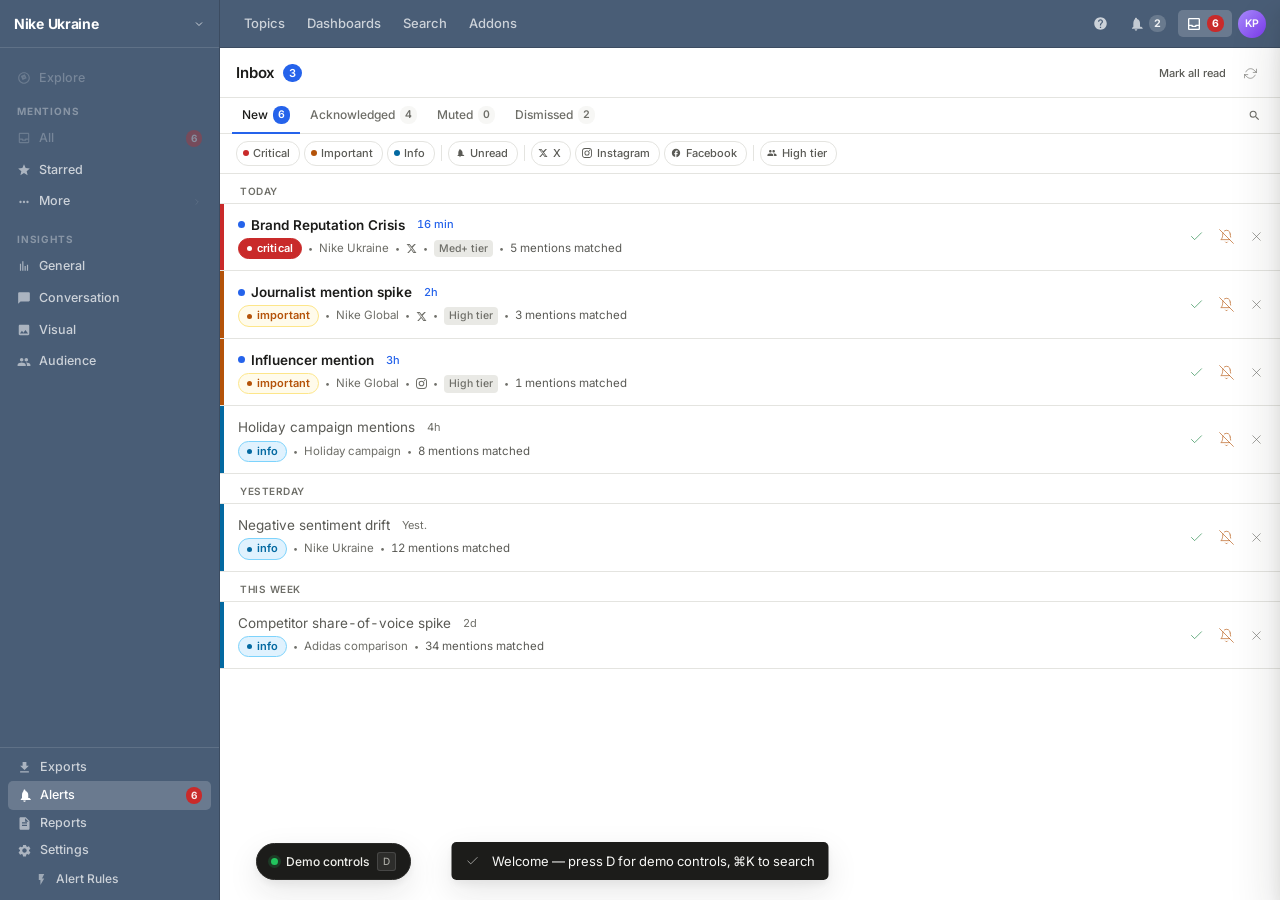
<file: documents/design/prototype/index.html>
<!DOCTYPE html>
<html lang="en">

<head>
  <meta charset="UTF-8">
  <meta name="viewport" content="width=device-width, initial-scale=1.0">
  <title>YouScan — Brand intelligence</title>
  <link rel="preconnect" href="https://fonts.googleapis.com">
  <link rel="preconnect" href="https://fonts.gstatic.com" crossorigin>
  <link href="https://fonts.googleapis.com/css2?family=Inter:wght@400;500;600;700&display=swap" rel="stylesheet">
  <link rel="stylesheet" href="css/base/tokens.css">
  <link rel="stylesheet" href="css/base/reset.css">
  <link rel="stylesheet" href="css/base/layout.css">
  <link rel="stylesheet" href="css/components/buttons.css">
  <link rel="stylesheet" href="css/components/badges.css">
  <link rel="stylesheet" href="css/features/notification-center.css">
  <link rel="stylesheet" href="css/features/rule-editor.css">
  <link rel="stylesheet" href="css/features/forecast-chart.css">
  <link rel="stylesheet" href="css/features/rules-list.css">
  <link rel="stylesheet" href="css/features/edit-from-alert.css">
  <link rel="stylesheet" href="css/components/toast.css">
  <link rel="stylesheet" href="css/components/command-palette.css">
  <link rel="stylesheet" href="css/features/debug-panel.css">
  <link rel="stylesheet" href="css/base/polish.css">
</head>
<body>
  <div id="app">
    <aside id="sidebar">
      <div class="brand-workspace" id="brand-workspace">
        <span class="brand-name">Nike Ukraine</span>
        <svg class="workspace-chev" width="12" height="12" viewBox="0 0 24 24" fill="none" stroke="currentColor" stroke-width="2">
          <polyline points="6 9 12 15 18 9"/>
        </svg>
      </div>
      <nav class="nav-scroll" id="nav-scroll"></nav>
      <div class="sidebar-dock" id="sidebar-dock"></div>
    </aside>

    <main>
      <header id="topbar">
        <div class="topbar-left" id="topbar-left"></div>
        <div class="topbar-right">
          <button class="icon-btn" title="Help" aria-label="Help" data-tip="Help (⌘K)" data-tip-pos="right" onclick="openCmdK()">
            <svg width="15" height="15" viewBox="0 0 24 24" fill="currentColor">
              <path d="M12 2C6.48 2 2 6.48 2 12s4.48 10 10 10 10-4.48 10-10S17.52 2 12 2zm1 17h-2v-2h2v2zm2.07-7.75-.9.92C13.45 12.9 13 13.5 13 15h-2v-.5c0-1.1.45-2.1 1.17-2.83l1.24-1.26c.37-.36.59-.86.59-1.41 0-1.1-.9-2-2-2s-2 .9-2 2H8c0-2.21 1.79-4 4-4s4 1.79 4 4c0 .88-.36 1.68-.93 2.25z"/>
            </svg>
          </button>
          <button class="topbar-icon-btn" id="notif-btn" title="Notifications" aria-label="Notifications" data-tip="Notifications" data-tip-pos="right">
            <svg width="16" height="16" viewBox="0 0 24 24" fill="currentColor">
              <path d="M12 22c1.1 0 2-.9 2-2h-4c0 1.1.9 2 2 2zm6-6v-5c0-3.07-1.64-5.64-4.5-6.32V4c0-.83-.67-1.5-1.5-1.5s-1.5.67-1.5 1.5v.68C9.64 5.36 8 7.93 8 11v5l-2 2v1h16v-1l-2-2z"/>
            </svg>
            <span class="topbar-icon-pill" id="notif-pill">2</span>
          </button>
          <button class="topbar-icon-btn" id="alerts-inbox-btn" title="Alerts inbox" aria-label="Alerts inbox" data-tip="Alerts inbox" data-tip-pos="right">
            <svg width="16" height="16" viewBox="0 0 24 24" fill="currentColor">
              <path d="M19 3H5c-1.1 0-2 .9-2 2v14c0 1.1.9 2 2 2h14c1.1 0 2-.9 2-2V5c0-1.1-.9-2-2-2zm0 16H5v-4h2.78l1.11 1.5h6.22l1.11-1.5H19v4zm0-6h-4.5l-1.11 1.5h-2.78L9.5 13H5V5h14v8z"/>
            </svg>
            <span class="topbar-icon-pill" id="alerts-inbox-pill" style="display:none">0</span>
          </button>
          <div class="topbar-avatar" title="Kateryna P. · PR Specialist">KP</div>
        </div>
      </header>
      <div id="view"></div>
    </main>
  </div>

  <!-- Overlays -->
  <div class="overlay-backdrop" id="backdrop"></div>
  <aside class="notif-center" id="notif-center"></aside>
  <aside class="rule-editor-sidebar" id="rule-editor-sidebar"></aside>
  <div class="cmdk" id="cmdk"></div>
  <div id="toast-stack"></div>

  <!-- Debug panel -->
  <div id="debug">
    <div class="debug-fab" id="debug-fab">
      <span class="pulse"></span>
      <span>Demo controls</span>
      <kbd>D</kbd>
    </div>
    <div class="debug-panel" id="debug-panel"></div>
  </div>

  <script src="js/utils/icons.js"></script>
  <script src="js/data/mock-data.js"></script>
  <script src="js/data/state.js"></script>
  <script src="js/utils/time-utils.js"></script>
  <script src="js/utils/forecast-data-generator.js"></script>
  <script src="js/views/layout.js"></script>
  <script src="js/views/alerts-inbox.js"></script>
  <script src="js/views/rule-editor.js"></script>
  <script src="js/views/rules-list.js"></script>
  <script src="js/components/notification-center.js"></script>
  <script src="js/components/toast.js"></script>
  <script src="js/components/command-palette.js"></script>
  <script src="js/components/debug-panel.js"></script>
  <script src="js/main.js"></script>
</body>
</html>
</file>
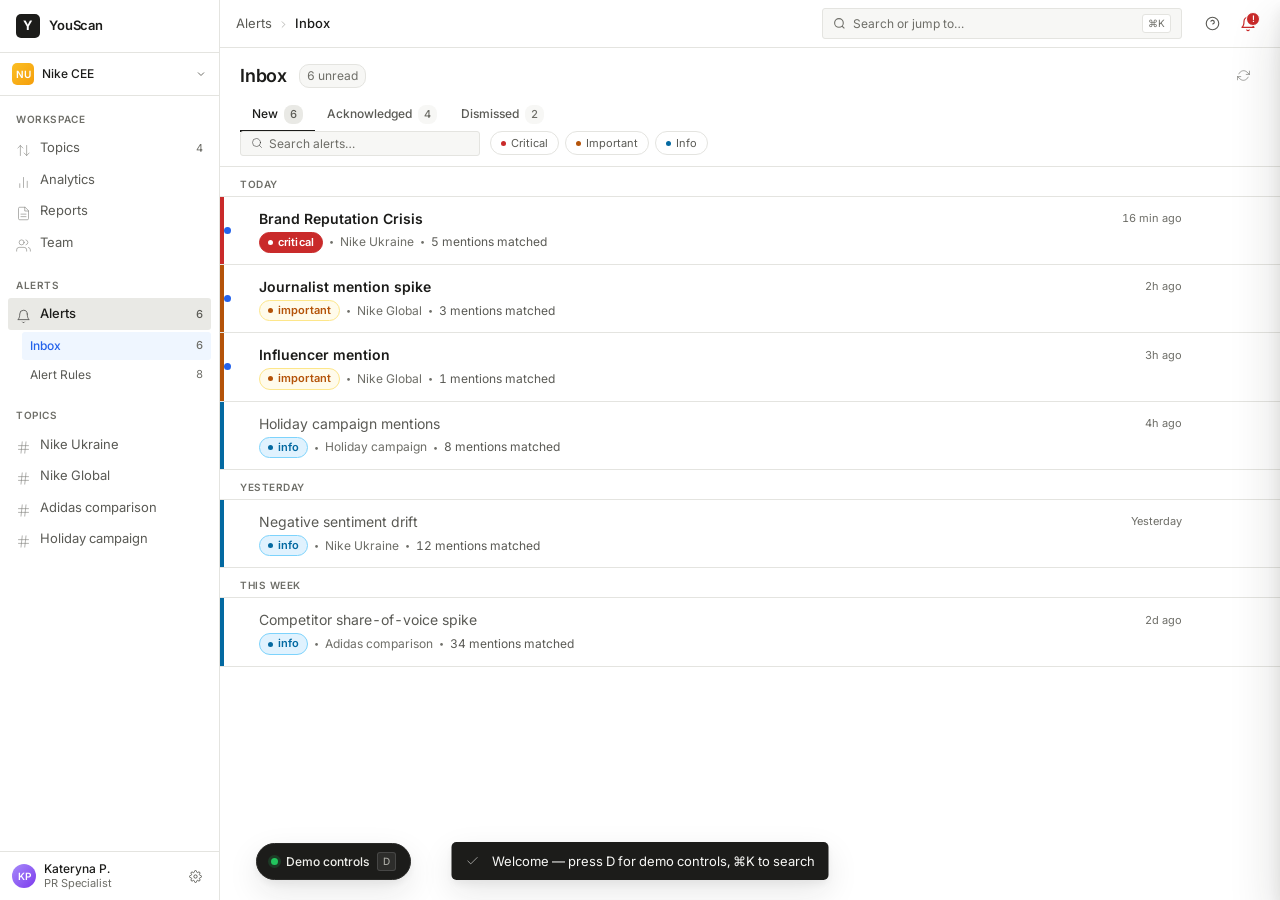
<file: documents/design/prototype2/index.html>
<!DOCTYPE html>
<html lang="en">

<head>
  <meta charset="UTF-8">
  <meta name="viewport" content="width=device-width, initial-scale=1.0">
  <title>YouScan — Brand intelligence</title>
  <link rel="preconnect" href="https://fonts.googleapis.com">
  <link rel="preconnect" href="https://fonts.gstatic.com" crossorigin>
  <link href="https://fonts.googleapis.com/css2?family=Inter:wght@400;500;600;700&display=swap" rel="stylesheet">
  <link rel="stylesheet" href="css/base/tokens.css">
  <link rel="stylesheet" href="css/base/reset.css">
  <link rel="stylesheet" href="css/base/layout.css">
  <link rel="stylesheet" href="css/components/buttons.css">
  <link rel="stylesheet" href="css/components/badges.css">
  <link rel="stylesheet" href="css/features/notification-center.css">
  <link rel="stylesheet" href="css/features/rule-editor.css">
  <link rel="stylesheet" href="css/features/forecast-chart.css">
  <link rel="stylesheet" href="css/features/rules-list.css">
  <link rel="stylesheet" href="css/features/edit-from-alert.css">
  <link rel="stylesheet" href="css/components/toast.css">
  <link rel="stylesheet" href="css/components/command-palette.css">
  <link rel="stylesheet" href="css/features/debug-panel.css">
  <link rel="stylesheet" href="css/base/polish.css">
</head>
<body>
  <div id="app">
    <aside id="sidebar">
      <div class="brand">
        <div class="brand-mark">Y</div>
        <div class="brand-name">YouScan</div>
      </div>
      <div class="workspace">
        <div class="workspace-avatar">NU</div>
        <div class="workspace-name">Nike CEE</div>
        <svg class="workspace-chev" width="12" height="12" viewBox="0 0 24 24" fill="none" stroke="currentColor"
          stroke-width="2">
          <polyline points="6 9 12 15 18 9" />
        </svg>
      </div>
      <nav class="nav-scroll" id="nav-scroll"></nav>
      <div class="nav-footer">
        <div class="user-avatar">KP</div>
        <div class="user-meta">
          <div class="user-name">Kateryna P.</div>
          <div class="user-role">PR Specialist</div>
        </div>
        <button class="icon-btn" style="width:24px;height:24px" title="Settings" aria-label="Settings"><svg width="13"
            height="13" viewBox="0 0 24 24" fill="none" stroke="currentColor" stroke-width="1.8">
            <circle cx="12" cy="12" r="3" />
            <path
              d="M19.4 15a1.65 1.65 0 0 0 .33 1.82l.06.06a2 2 0 0 1 0 2.83 2 2 0 0 1-2.83 0l-.06-.06a1.65 1.65 0 0 0-1.82-.33 1.65 1.65 0 0 0-1 1.51V21a2 2 0 0 1-2 2 2 2 0 0 1-2-2v-.09A1.65 1.65 0 0 0 9 19.4a1.65 1.65 0 0 0-1.82.33l-.06.06a2 2 0 0 1-2.83 0 2 2 0 0 1 0-2.83l.06-.06a1.65 1.65 0 0 0 .33-1.82 1.65 1.65 0 0 0-1.51-1H3a2 2 0 0 1-2-2 2 2 0 0 1 2-2h.09A1.65 1.65 0 0 0 4.6 9a1.65 1.65 0 0 0-.33-1.82l-.06-.06a2 2 0 0 1 0-2.83 2 2 0 0 1 2.83 0l.06.06a1.65 1.65 0 0 0 1.82.33H9a1.65 1.65 0 0 0 1-1.51V3a2 2 0 0 1 2-2 2 2 0 0 1 2 2v.09a1.65 1.65 0 0 0 1 1.51 1.65 1.65 0 0 0 1.82-.33l.06-.06a2 2 0 0 1 2.83 0 2 2 0 0 1 0 2.83l-.06.06a1.65 1.65 0 0 0-.33 1.82V9a1.65 1.65 0 0 0 1.51 1H21a2 2 0 0 1 2 2 2 2 0 0 1-2 2h-.09a1.65 1.65 0 0 0-1.51 1z" />
          </svg></button>
      </div>
    </aside>

    <main>
      <header id="topbar">
        <div class="crumbs" id="crumbs"></div>
        <div class="search-pill" id="search-pill">
          <svg width="13" height="13" viewBox="0 0 24 24" fill="none" stroke="currentColor" stroke-width="2">
            <circle cx="11" cy="11" r="8" />
            <path d="m21 21-4.35-4.35" />
          </svg>
          <span>Search or jump to…</span>
          <kbd>⌘K</kbd>
        </div>
        <div class="topbar-actions">
          <button class="icon-btn" title="Help" aria-label="Help">
            <svg width="15" height="15" viewBox="0 0 24 24" fill="none" stroke="currentColor" stroke-width="1.8">
              <circle cx="12" cy="12" r="10" />
              <path d="M9.09 9a3 3 0 0 1 5.83 1c0 2-3 3-3 3" />
              <line x1="12" y1="17" x2="12.01" y2="17" />
            </svg>
          </button>
          <button class="icon-btn" id="bell-btn" title="Notifications" aria-label="Notifications">
            <svg class="bell-icon" width="16" height="16" viewBox="0 0 24 24" fill="none" stroke="currentColor"
              stroke-width="1.8" stroke-linecap="round" stroke-linejoin="round">
              <path d="M18 8A6 6 0 0 0 6 8c0 7-3 9-3 9h18s-3-2-3-9" />
              <path d="M13.73 21a2 2 0 0 1-3.46 0" />
            </svg>
            <span class="bell-badge" id="bell-badge" style="display:none">0</span>
          </button>
        </div>
      </header>
      <div id="view"></div>
    </main>
  </div>

  <!-- Overlays -->
  <div class="overlay-backdrop" id="backdrop"></div>
  <aside class="notif-center" id="notif-center"></aside>
  <div class="cmdk" id="cmdk"></div>
  <div id="toast-stack"></div>

  <!-- Debug panel -->
  <div id="debug">
    <div class="debug-fab" id="debug-fab">
      <span class="pulse"></span>
      <span>Demo controls</span>
      <kbd>D</kbd>
    </div>
    <div class="debug-panel" id="debug-panel"></div>
  </div>

  <script src="js/utils/icons.js"></script>
  <script src="js/data/mock-data.js"></script>
  <script src="js/data/state.js"></script>
  <script src="js/utils/time-utils.js"></script>
  <script src="js/utils/forecast-data-generator.js"></script>
  <script src="js/views/layout.js"></script>
  <script src="js/views/alerts-inbox.js"></script>
  <script src="js/views/rule-editor.js"></script>
  <script src="js/views/rules-list.js"></script>
  <script src="js/components/notification-center.js"></script>
  <script src="js/components/toast.js"></script>
  <script src="js/components/command-palette.js"></script>
  <script src="js/components/debug-panel.js"></script>
  <script src="js/main.js"></script>
</body>
</html>
</file>
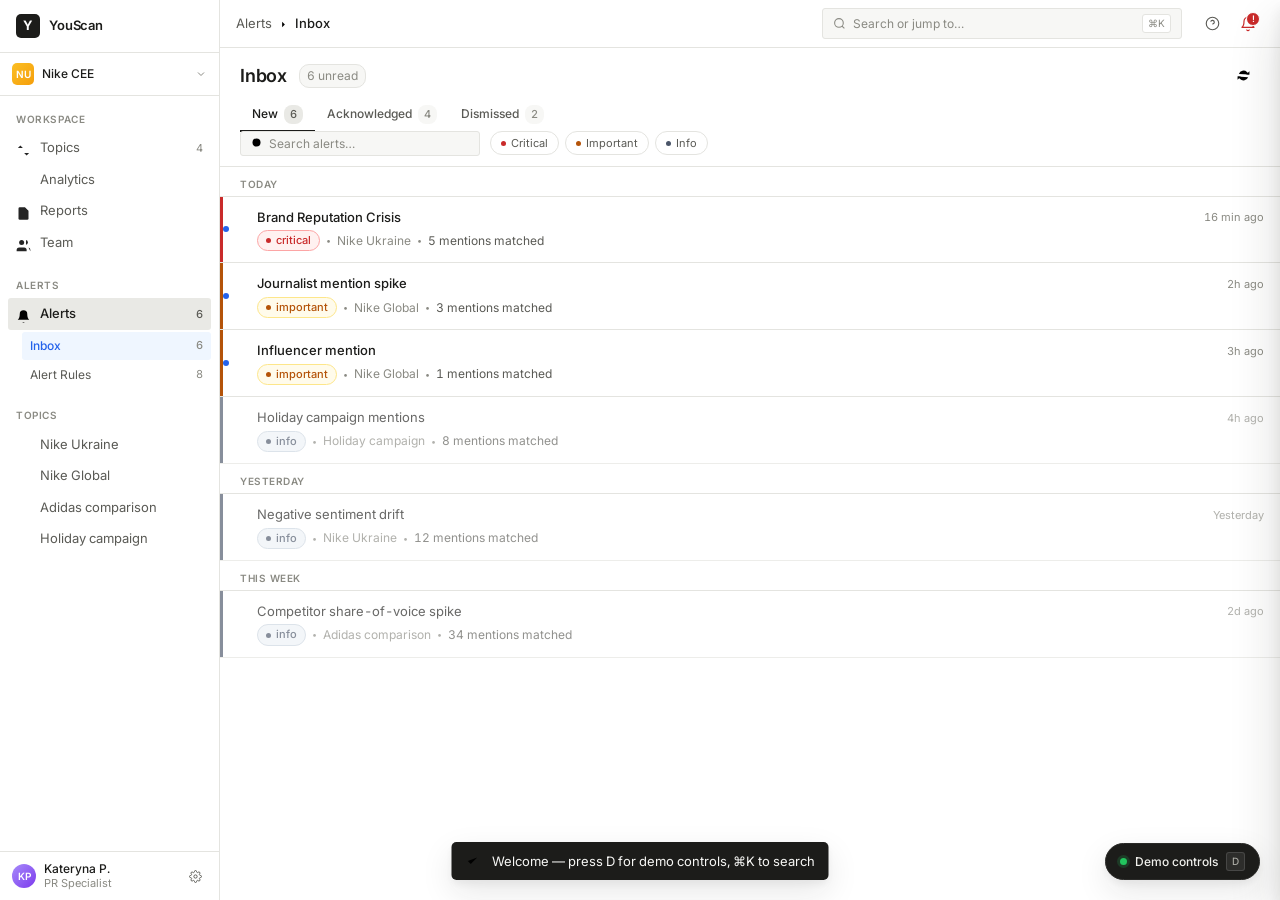
<file: prototype bkp/prototype copy.html>
<!DOCTYPE html>
<html lang="en">
<head>
<meta charset="UTF-8">
<meta name="viewport" content="width=device-width, initial-scale=1.0">
<title>YouScan — Brand intelligence</title>
<link rel="preconnect" href="https://fonts.googleapis.com">
<link rel="preconnect" href="https://fonts.gstatic.com" crossorigin>
<link href="https://fonts.googleapis.com/css2?family=Inter:wght@400;500;600;700&display=swap" rel="stylesheet">
<style>
/*═══ TOKENS ═══════════════════════════════════════════════════*/
:root{
  --bg:#f7f7f5;--bg-card:#ffffff;--bg-hover:#f1f1ee;--bg-active:#e9e9e5;--bg-sunken:#efefec;
  --border:#e4e4e0;--border-mid:#d2d2cc;--border-strong:#b8b8b1;
  --text-1:#1c1c1a;--text-2:#5a5a55;--text-3:#8a8a83;--text-inverse:#f7f7f5;
  --critical:#c92a2a;--critical-soft:#fff1f0;--critical-border:#fca5a5;
  --important:#b45309;--important-soft:#fffbeb;--important-border:#fde68a;
  --info:#4a5568;--info-soft:#eef2f6;--info-border:#cbd5e0;
  --success:#15803d;--success-soft:#dcfce7;
  --accent:#2563eb;--accent-soft:#eff6ff;--accent-hover:#1d4ed8;--accent-border:#bfdbfe;
  --destructive:#9b1b3b;
  --warn:#fbbf24;
  --r-sm:3px;--r:5px;--r-lg:8px;
  --shadow-sm:0 1px 2px rgba(28,28,26,.05);
  --shadow:0 4px 12px rgba(28,28,26,.06),0 2px 4px rgba(28,28,26,.04);
  --shadow-lg:0 12px 32px rgba(28,28,26,.10),0 4px 8px rgba(28,28,26,.06);
  --shadow-overlay:0 -1px 0 var(--border),0 24px 48px rgba(28,28,26,.16),0 8px 16px rgba(28,28,26,.08);
  --t-fast:.12s;--t-base:.18s;--t-slow:.26s;
  --ease:cubic-bezier(.32,.72,0,1);
}
:root.dark{
  --bg:#15151a;--bg-card:#1c1c22;--bg-hover:#23232b;--bg-active:#2a2a33;--bg-sunken:#101015;
  --border:#2a2a33;--border-mid:#3a3a44;--border-strong:#4a4a55;
  --text-1:#f0f0ec;--text-2:#a8a8a2;--text-3:#74746e;--text-inverse:#1c1c1a;
  --critical-soft:#3a1414;--critical-border:#7a2424;
  --important-soft:#3a2a10;--important-border:#7a5424;
  --info-soft:#1f2530;--info-border:#3a4458;
  --accent-soft:#1a2540;--accent-border:#2a4080;
  --success-soft:#103820;
}

/*═══ RESET ════════════════════════════════════════════════════*/
*,*::before,*::after{box-sizing:border-box;margin:0;padding:0}
html,body{height:100%;overflow:hidden}
body{font-family:'Inter',ui-sans-serif,system-ui,sans-serif;font-size:13px;line-height:1.5;background:var(--bg);color:var(--text-1);font-variant-numeric:tabular-nums;-webkit-font-smoothing:antialiased;text-rendering:optimizeLegibility}
button{font-family:inherit;font-size:inherit;cursor:pointer;border:none;background:none;color:inherit}
input,select,textarea{font-family:inherit;font-size:inherit;color:inherit}
a{color:var(--accent);text-decoration:none}
a:hover{text-decoration:underline}
::selection{background:var(--accent);color:#fff}
::-webkit-scrollbar{width:10px;height:10px}
::-webkit-scrollbar-track{background:transparent}
::-webkit-scrollbar-thumb{background:var(--border-mid);border-radius:5px;border:2px solid var(--bg)}
::-webkit-scrollbar-thumb:hover{background:var(--border-strong)}

/*═══ APP SHELL ════════════════════════════════════════════════*/
#app{display:grid;grid-template-columns:220px 1fr;height:100vh;width:100vw;overflow:hidden}
#app.crisis-mode{filter:brightness(.92) contrast(1.04)}

/*── SIDEBAR ──*/
#sidebar{background:var(--bg-card);border-right:1px solid var(--border);display:flex;flex-direction:column;overflow:hidden;flex-shrink:0}
.brand{display:flex;align-items:center;gap:9px;padding:14px 16px;border-bottom:1px solid var(--border);flex-shrink:0}
.brand-mark{width:24px;height:24px;background:var(--text-1);color:var(--bg-card);border-radius:5px;display:flex;align-items:center;justify-content:center;font-weight:700;font-size:13px;letter-spacing:-.02em}
.brand-name{font-weight:600;font-size:13px;letter-spacing:-.01em}
.workspace{padding:10px 12px;border-bottom:1px solid var(--border);display:flex;align-items:center;gap:8px;cursor:pointer;flex-shrink:0;transition:background var(--t-fast)}
.workspace:hover{background:var(--bg-hover)}
.workspace-avatar{width:22px;height:22px;border-radius:5px;background:linear-gradient(135deg,#fbbf24 0%,#f59e0b 100%);display:flex;align-items:center;justify-content:center;color:#fff;font-weight:600;font-size:10px;flex-shrink:0}
.workspace-name{font-size:12px;font-weight:500;flex:1;overflow:hidden;text-overflow:ellipsis;white-space:nowrap}
.workspace-chev{color:var(--text-3);flex-shrink:0}

.nav-scroll{flex:1;overflow-y:auto;padding:10px 8px}
.nav-section{margin-bottom:14px}
.nav-section-label{padding:4px 8px;font-size:10px;font-weight:600;color:var(--text-3);text-transform:uppercase;letter-spacing:.06em;display:flex;align-items:center;justify-content:space-between}
.nav-section-label .add-btn{opacity:0;width:18px;height:18px;display:flex;align-items:center;justify-content:center;border-radius:3px;color:var(--text-3);transition:opacity var(--t-fast),background var(--t-fast)}
.nav-section:hover .add-btn{opacity:1}
.add-btn:hover{background:var(--bg-active);color:var(--text-1)}

.nav-item{display:flex;align-items:center;gap:9px;padding:6px 8px;border-radius:var(--r-sm);font-size:13px;color:var(--text-2);cursor:pointer;transition:background var(--t-fast),color var(--t-fast);user-select:none}
.nav-item:hover{background:var(--bg-hover);color:var(--text-1)}
.nav-item.active{background:var(--bg-active);color:var(--text-1);font-weight:500}
.nav-item .nav-icon{width:15px;height:15px;flex-shrink:0;opacity:.85}
.nav-item.active .nav-icon{opacity:1}
.nav-item-label{flex:1;overflow:hidden;text-overflow:ellipsis;white-space:nowrap}
.nav-count{font-size:11px;color:var(--text-3);font-variant-numeric:tabular-nums}
.nav-item.active .nav-count{color:var(--text-2)}
.nav-children{margin-top:2px;padding-left:14px;display:flex;flex-direction:column;gap:1px}
.nav-child{padding:5px 8px;font-size:12px;color:var(--text-2);border-radius:var(--r-sm);cursor:pointer;display:flex;align-items:center;justify-content:space-between;gap:8px;transition:background var(--t-fast),color var(--t-fast)}
.nav-child:hover{background:var(--bg-hover);color:var(--text-1)}
.nav-child.active{background:var(--accent-soft);color:var(--accent);font-weight:500}
:root.dark .nav-child.active{color:#93c5fd}

.nav-footer{padding:10px 12px;border-top:1px solid var(--border);display:flex;align-items:center;gap:8px;flex-shrink:0}
.user-avatar{width:24px;height:24px;border-radius:50%;background:linear-gradient(135deg,#a78bfa,#7c3aed);display:flex;align-items:center;justify-content:center;color:#fff;font-weight:600;font-size:10px;flex-shrink:0}
.user-meta{flex:1;min-width:0}
.user-name{font-size:12px;font-weight:500;line-height:1.2;overflow:hidden;text-overflow:ellipsis;white-space:nowrap}
.user-role{font-size:11px;color:var(--text-3);line-height:1.2;overflow:hidden;text-overflow:ellipsis;white-space:nowrap}

/*── MAIN ──*/
main{display:flex;flex-direction:column;overflow:hidden;min-width:0;background:var(--bg)}
#topbar{height:48px;background:var(--bg-card);border-bottom:1px solid var(--border);display:flex;align-items:center;padding:0 16px;gap:14px;flex-shrink:0;z-index:5}
.crumbs{display:flex;align-items:center;gap:6px;flex:1;min-width:0;font-size:13px}
.crumb{color:var(--text-2);cursor:pointer;transition:color var(--t-fast);overflow:hidden;text-overflow:ellipsis;white-space:nowrap}
.crumb:hover{color:var(--text-1)}
.crumb.current{color:var(--text-1);font-weight:500;cursor:default}
.crumb-sep{color:var(--text-3);font-size:11px;flex-shrink:0}

.search-pill{flex:1;max-width:360px;display:flex;align-items:center;gap:7px;padding:5px 10px;background:var(--bg);border:1px solid var(--border);border-radius:var(--r-sm);color:var(--text-3);cursor:pointer;transition:background var(--t-fast),border-color var(--t-fast);font-size:12px}
.search-pill:hover{background:var(--bg-hover);border-color:var(--border-mid);color:var(--text-2)}
.search-pill kbd{font-family:inherit;font-size:10px;padding:1px 5px;background:var(--bg-card);border:1px solid var(--border);border-radius:3px;color:var(--text-3);margin-left:auto}

.topbar-actions{display:flex;align-items:center;gap:4px}

/*── BELL ──*/
.icon-btn{width:32px;height:32px;display:flex;align-items:center;justify-content:center;border-radius:var(--r-sm);color:var(--text-2);cursor:pointer;transition:background var(--t-fast),color var(--t-fast);position:relative}
.icon-btn:hover{background:var(--bg-hover);color:var(--text-1)}
.icon-btn.active{background:var(--bg-active);color:var(--text-1)}
.bell-badge{position:absolute;top:4px;right:4px;min-width:14px;height:14px;padding:0 4px;background:var(--accent);color:#fff;border-radius:7px;font-size:9px;font-weight:600;display:flex;align-items:center;justify-content:center;line-height:1;border:1.5px solid var(--bg-card);font-variant-numeric:tabular-nums}
.bell-badge.critical{background:var(--critical)}
.bell-icon.critical{color:var(--critical)}

/*═══ VIEW ════════════════════════════════════════════════════*/
#view{flex:1;display:flex;overflow:hidden;min-height:0;position:relative}

/*── ALERT LIST ──*/
.list-pane{flex:1;display:flex;flex-direction:column;min-width:0;background:var(--bg);transition:flex var(--t-base) var(--ease)}
.list-header{padding:14px 20px 10px;border-bottom:1px solid var(--border);background:var(--bg-card);display:flex;flex-direction:column;gap:10px;flex-shrink:0}
.list-title-row{display:flex;align-items:center;gap:12px}
.list-title{font-size:18px;font-weight:600;letter-spacing:-.01em}
.list-count{font-size:12px;color:var(--text-3);font-variant-numeric:tabular-nums;background:var(--bg);padding:2px 7px;border-radius:10px;border:1px solid var(--border)}
.list-toolbar{display:flex;align-items:center;gap:10px;flex-wrap:wrap}
.tabs{display:flex;gap:0;border-bottom:0}
.tab{padding:6px 12px;font-size:12px;font-weight:500;color:var(--text-2);cursor:pointer;border-bottom:2px solid transparent;transition:color var(--t-fast),border-color var(--t-fast);margin-bottom:-11px;display:flex;align-items:center;gap:6px}
.tab:hover{color:var(--text-1)}
.tab.active{color:var(--text-1);border-bottom-color:var(--text-1)}
.tab-count{font-size:11px;color:var(--text-3);background:var(--bg);padding:1px 6px;border-radius:8px;font-variant-numeric:tabular-nums}
.tab.active .tab-count{background:var(--bg-active);color:var(--text-2)}

.filter-row{display:flex;align-items:center;gap:6px;flex-wrap:wrap}
.filter-pill{padding:3px 10px;border-radius:14px;border:1px solid var(--border);font-size:11px;color:var(--text-2);cursor:pointer;background:var(--bg-card);transition:all var(--t-fast);display:inline-flex;align-items:center;gap:5px;white-space:nowrap;user-select:none}
.filter-pill:hover{border-color:var(--border-strong);color:var(--text-1)}
.filter-pill.active{background:var(--text-1);border-color:var(--text-1);color:var(--bg-card)}
.filter-pill .pill-dot{width:5px;height:5px;border-radius:50%}
.filter-pill .pill-x{font-size:13px;line-height:1;opacity:.6;margin-left:2px}

.list-search{display:flex;align-items:center;gap:6px;padding:4px 10px;background:var(--bg);border:1px solid var(--border);border-radius:var(--r-sm);max-width:240px;flex:1;min-width:140px}
.list-search input{flex:1;background:transparent;border:none;outline:none;font-size:12px}
.list-search input::placeholder{color:var(--text-3)}

.list-body{flex:1;overflow-y:auto;background:var(--bg-card)}
.list-section{position:sticky;top:0;background:var(--bg-card);padding:10px 20px 4px;font-size:10px;font-weight:600;color:var(--text-3);text-transform:uppercase;letter-spacing:.05em;border-bottom:1px solid var(--border);z-index:1}

.alert-row{display:flex;align-items:stretch;border-bottom:1px solid var(--border);cursor:pointer;background:var(--bg-card);position:relative;transition:background var(--t-fast)}
.alert-row:hover{background:var(--bg-hover)}
.alert-row.selected{background:var(--accent-soft)}
:root.dark .alert-row.selected{background:rgba(37,99,235,.08)}
.alert-row.read{opacity:.66}
.alert-row.removing{animation:rowRemove .26s var(--ease) forwards}
@keyframes rowRemove{to{opacity:0;transform:translateX(-12px);max-height:0;padding:0;border:0}}
.alert-row.entering{animation:rowEnter .32s var(--ease)}
@keyframes rowEnter{from{opacity:0;transform:translateY(-8px);background:var(--accent-soft)}to{opacity:1;transform:translateY(0)}}

.alert-bar{width:3px;flex-shrink:0;align-self:stretch}
.bar-critical{background:var(--critical)}.bar-important{background:var(--important)}.bar-info{background:var(--info)}

.alert-main{flex:1;padding:11px 16px 11px 14px;min-width:0;display:flex;flex-direction:column;gap:3px}
.alert-title-row{display:flex;align-items:center;gap:8px;min-width:0}
.alert-title{font-size:13px;font-weight:500;color:var(--text-1);overflow:hidden;text-overflow:ellipsis;white-space:nowrap;flex:1;min-width:0}
.alert-row.read .alert-title{font-weight:400}
.alert-time{font-size:11px;color:var(--text-3);white-space:nowrap;flex-shrink:0;font-variant-numeric:tabular-nums}
.alert-meta{display:flex;align-items:center;gap:6px;font-size:12px;color:var(--text-3);min-width:0}
.alert-meta>*{flex-shrink:0}
.alert-meta .meta-summary{flex:1;min-width:0;overflow:hidden;text-overflow:ellipsis;white-space:nowrap;color:var(--text-2)}
.dot-sep{color:var(--text-3);font-size:9px}

.alert-actions{display:none;align-items:center;gap:2px;padding:0 12px}
.alert-row:hover .alert-actions{display:flex}
.row-action{width:28px;height:28px;display:flex;align-items:center;justify-content:center;border-radius:var(--r-sm);color:var(--text-3);transition:background var(--t-fast),color var(--t-fast)}
.row-action:hover{background:var(--bg-active);color:var(--text-1)}

.unread-indicator{width:6px;height:6px;border-radius:50%;background:var(--accent);align-self:center;margin-right:14px;flex-shrink:0}
.alert-row.read .unread-indicator{visibility:hidden}

/*── EMPTY STATES ──*/
.empty{padding:60px 24px;text-align:center;display:flex;flex-direction:column;align-items:center;gap:14px;color:var(--text-2)}
.empty-icon{width:44px;height:44px;border-radius:50%;background:var(--bg);border:1px solid var(--border);display:flex;align-items:center;justify-content:center;color:var(--text-3)}
.empty-title{font-size:14px;font-weight:600;color:var(--text-1)}
.empty-body{font-size:13px;color:var(--text-2);max-width:340px;line-height:1.55}

/*── DETAIL PANE ──*/
.detail-pane{width:480px;flex-shrink:0;background:var(--bg-card);border-left:1px solid var(--border);display:flex;flex-direction:column;overflow:hidden;animation:detailIn var(--t-slow) var(--ease)}
@keyframes detailIn{from{transform:translateX(20px);opacity:0}to{transform:translateX(0);opacity:1}}
.detail-header{padding:16px 20px 14px;border-bottom:1px solid var(--border);display:flex;flex-direction:column;gap:8px;flex-shrink:0}
.detail-top{display:flex;align-items:center;justify-content:space-between;gap:8px}
.detail-meta{display:flex;align-items:center;gap:8px;font-size:11px;color:var(--text-3)}
.detail-title{font-size:16px;font-weight:600;letter-spacing:-.01em;line-height:1.3}
.detail-sublink{font-size:12px;color:var(--text-2);display:flex;flex-wrap:wrap;align-items:center;gap:6px}
.detail-sublink a{color:var(--text-2)}
.detail-sublink a:hover{color:var(--accent)}

.detail-body{flex:1;overflow-y:auto;padding:18px 20px;display:flex;flex-direction:column;gap:18px}
.detail-section{display:flex;flex-direction:column;gap:8px}
.section-label{font-size:10px;font-weight:600;text-transform:uppercase;letter-spacing:.06em;color:var(--text-3)}

.condition-banner{padding:11px 14px;border-radius:var(--r);font-size:13px;font-weight:500;line-height:1.45;display:flex;align-items:flex-start;gap:10px}
.condition-banner.critical{background:var(--critical-soft);border:1px solid var(--critical-border);color:var(--critical)}
.condition-banner.important{background:var(--important-soft);border:1px solid var(--important-border);color:var(--important)}
.condition-banner.info{background:var(--info-soft);border:1px solid var(--info-border);color:var(--info)}
.condition-banner-icon{flex-shrink:0;margin-top:1px}

.chips{display:flex;flex-wrap:wrap;gap:5px}
.chip{display:inline-flex;align-items:center;gap:5px;background:var(--bg);border:1px solid var(--border);border-radius:var(--r-sm);padding:3px 8px;font-size:11px;color:var(--text-1);font-weight:500}
.chip-key{color:var(--text-3);font-weight:400}

.mention-card{background:var(--bg);border:1px solid var(--border);border-radius:var(--r);padding:12px}
.mention-card+.mention-card{margin-top:8px}
.mention-head{display:flex;align-items:center;gap:9px;margin-bottom:8px}
.mention-avatar{width:28px;height:28px;border-radius:50%;background:linear-gradient(135deg,var(--border-mid),var(--border-strong));display:flex;align-items:center;justify-content:center;font-size:10px;font-weight:600;color:var(--bg-card);flex-shrink:0}
.mention-author{font-size:12px;font-weight:500;line-height:1.2}
.mention-platform{font-size:11px;color:var(--text-3);display:flex;align-items:center;gap:5px;line-height:1.2}
.verified-badge{color:var(--accent);display:inline-flex;align-items:center}
.mention-text{font-size:12.5px;line-height:1.55;color:var(--text-1)}
.mention-text mark{background:#fef3c7;color:#78350f;border-radius:2px;padding:0 2px;font-style:normal;font-weight:500}
:root.dark .mention-text mark{background:#5c4810;color:#fde68a}
.mention-foot{margin-top:8px;display:flex;align-items:center;gap:10px;font-size:11px;color:var(--text-3)}
.mention-stat{display:flex;align-items:center;gap:4px}

.detail-footer{padding:12px 20px;border-top:1px solid var(--border);display:flex;align-items:center;gap:8px;flex-shrink:0;background:var(--bg-card)}

/*═══ BUTTONS ═════════════════════════════════════════════════*/
.btn{display:inline-flex;align-items:center;gap:6px;padding:6px 12px;border-radius:var(--r-sm);font-size:12.5px;font-weight:500;transition:background var(--t-fast),border-color var(--t-fast),color var(--t-fast);cursor:pointer;border:1px solid transparent;white-space:nowrap;line-height:1.4;user-select:none}
.btn:focus-visible{outline:2px solid var(--accent);outline-offset:1px}
.btn-primary{background:var(--text-1);color:var(--bg-card);border-color:var(--text-1)}
.btn-primary:hover{background:#000}
:root.dark .btn-primary{background:var(--accent);border-color:var(--accent);color:#fff}
:root.dark .btn-primary:hover{background:var(--accent-hover);border-color:var(--accent-hover)}
.btn-secondary{background:var(--bg-card);color:var(--text-1);border-color:var(--border-mid)}
.btn-secondary:hover{background:var(--bg-hover);border-color:var(--border-strong)}
.btn-ghost{background:transparent;color:var(--text-2);border-color:transparent}
.btn-ghost:hover{background:var(--bg-hover);color:var(--text-1)}
.btn-danger{background:var(--bg-card);color:var(--destructive);border-color:var(--border-mid)}
.btn-danger:hover{background:#fff1f4;border-color:var(--destructive)}
:root.dark .btn-danger:hover{background:#3a1a24}
.btn-sm{padding:4px 9px;font-size:12px}
.btn-icon{padding:6px;width:30px;justify-content:center}
.btn[disabled]{opacity:.5;cursor:not-allowed}

/*═══ SEVERITY BADGE ══════════════════════════════════════════*/
.sev{display:inline-flex;align-items:center;gap:5px;font-size:11px;font-weight:500;padding:2px 8px;border-radius:11px;line-height:1.4}
.sev-dot{width:5px;height:5px;border-radius:50%;background:currentColor}
.sev.critical{background:var(--critical-soft);color:var(--critical);border:1px solid var(--critical-border)}
.sev.important{background:var(--important-soft);color:var(--important);border:1px solid var(--important-border)}
.sev.info{background:var(--info-soft);color:var(--info);border:1px solid var(--info-border)}
.sev.muted{background:var(--bg);color:var(--text-3);border:1px solid var(--border)}

/*═══ NOTIFICATION CENTER ═════════════════════════════════════*/
.overlay-backdrop{position:fixed;inset:0;background:rgba(28,28,26,.16);backdrop-filter:blur(2px);-webkit-backdrop-filter:blur(2px);opacity:0;pointer-events:none;transition:opacity var(--t-base) var(--ease);z-index:60}
.overlay-backdrop.show{opacity:1;pointer-events:auto}
:root.dark .overlay-backdrop{background:rgba(0,0,0,.4)}

.notif-center{position:fixed;top:0;right:0;height:100vh;width:420px;max-width:92vw;background:var(--bg-card);border-left:1px solid var(--border);box-shadow:var(--shadow-overlay);display:flex;flex-direction:column;z-index:70;transform:translateX(100%);transition:transform var(--t-base) var(--ease)}
.notif-center.open{transform:translateX(0)}
.notif-head{padding:14px 18px;border-bottom:1px solid var(--border);display:flex;align-items:center;gap:10px;flex-shrink:0}
.notif-title{font-size:14px;font-weight:600;flex:1}
.notif-tabs{display:flex;gap:0;border-bottom:1px solid var(--border);padding:0 12px;flex-shrink:0}
.notif-tab{padding:8px 14px;font-size:12px;font-weight:500;color:var(--text-2);cursor:pointer;border-bottom:2px solid transparent;transition:color var(--t-fast),border-color var(--t-fast);display:flex;align-items:center;gap:6px}
.notif-tab:hover{color:var(--text-1)}
.notif-tab.active{color:var(--text-1);border-bottom-color:var(--text-1)}
.notif-body{flex:1;overflow-y:auto}
.notif-day-label{padding:10px 18px 4px;font-size:10px;font-weight:600;color:var(--text-3);text-transform:uppercase;letter-spacing:.05em;background:var(--bg-card);position:sticky;top:0;z-index:1}
.notif-row{display:flex;align-items:stretch;border-bottom:1px solid var(--border);cursor:pointer;transition:background var(--t-fast)}
.notif-row:hover{background:var(--bg-hover)}
.notif-row.unread{background:var(--bg-card)}
.notif-row.read{background:var(--bg-sunken);opacity:.78}
.notif-row-bar{width:3px;flex-shrink:0}
.notif-row-body{flex:1;padding:10px 14px 10px 12px;min-width:0;display:flex;flex-direction:column;gap:2px}
.notif-row-top{display:flex;align-items:center;gap:8px}
.notif-row-name{font-size:12.5px;font-weight:500;flex:1;min-width:0;overflow:hidden;text-overflow:ellipsis;white-space:nowrap}
.notif-row-time{font-size:10.5px;color:var(--text-3);white-space:nowrap;flex-shrink:0}
.notif-row-summary{font-size:11.5px;color:var(--text-2);line-height:1.4;overflow:hidden;text-overflow:ellipsis;white-space:nowrap}
.notif-row-actions{display:none;gap:4px;margin-top:6px}
.notif-row:hover .notif-row-actions{display:flex}
.notif-foot{padding:10px 18px;border-top:1px solid var(--border);font-size:12px;flex-shrink:0;text-align:center}

/*═══ RULE EDITOR ═════════════════════════════════════════════*/
.rule-editor{flex:1;display:flex;overflow:hidden;background:var(--bg)}
.rule-form{flex:1;overflow-y:auto;padding:24px 28px;background:var(--bg-card);min-width:0}
.rule-chart-side{width:380px;flex-shrink:0;border-left:1px solid var(--border);background:var(--bg);overflow-y:auto;padding:24px}
.rule-form.compact{padding:16px 18px}
.rule-chart-side.compact{width:100%;border-left:none;border-top:1px solid var(--border);padding:16px 18px}

.field{margin-bottom:18px}
.field-label{font-size:10px;font-weight:600;color:var(--text-3);text-transform:uppercase;letter-spacing:.06em;margin-bottom:7px;display:block}
.field-row{display:flex;align-items:center;gap:7px;flex-wrap:wrap;line-height:1.8}
.field-text{font-size:13px;color:var(--text-1)}
.field-input{background:var(--bg);border:1px solid var(--border-mid);border-radius:var(--r-sm);padding:5px 9px;font-size:13px;color:var(--text-1);width:100%;max-width:340px;transition:border-color var(--t-fast)}
.field-input:focus{outline:none;border-color:var(--accent);background:var(--bg-card)}
.inline-input{width:54px;text-align:center;padding:3px 6px}
.inline-select{display:inline-flex;align-items:center;background:var(--bg);border:1px solid var(--border-mid);border-radius:var(--r-sm);padding:3px 4px 3px 8px;font-size:13px;cursor:pointer;transition:border-color var(--t-fast),background var(--t-fast)}
.inline-select:hover{border-color:var(--border-strong);background:var(--bg-card)}
.inline-select select{background:transparent;border:none;outline:none;cursor:pointer;padding-right:4px;color:var(--text-1)}

.preset-grid{display:grid;grid-template-columns:repeat(auto-fill,minmax(180px,1fr));gap:10px;max-width:780px;margin-bottom:24px}
.preset-card{background:var(--bg-card);border:1px solid var(--border);border-radius:var(--r);padding:14px;cursor:pointer;transition:border-color var(--t-fast),box-shadow var(--t-fast),transform var(--t-fast);text-align:left}
.preset-card:hover{border-color:var(--border-strong);transform:translateY(-1px);box-shadow:var(--shadow-sm)}
.preset-card.selected{border-color:var(--accent);box-shadow:0 0 0 3px var(--accent-soft)}
.preset-icon{width:28px;height:28px;border-radius:var(--r-sm);background:var(--bg);display:flex;align-items:center;justify-content:center;margin-bottom:10px}
.preset-name{font-size:13px;font-weight:600;margin-bottom:3px}
.preset-desc{font-size:11.5px;color:var(--text-2);line-height:1.45}

.summary-box{background:var(--bg);border:1px solid var(--border);border-radius:var(--r);padding:12px 14px;margin-top:8px;transition:border-color var(--t-base)}
.summary-box.flash{animation:summaryFlash 1s var(--ease)}
@keyframes summaryFlash{0%{border-color:var(--accent);background:var(--accent-soft)}100%{border-color:var(--border);background:var(--bg)}}
.summary-label{font-size:9.5px;font-weight:700;text-transform:uppercase;letter-spacing:.08em;color:var(--text-3);margin-bottom:5px}
.summary-text{font-size:13px;color:var(--text-1);line-height:1.55}
.summary-text em{font-style:normal;font-weight:600;color:var(--text-1);background:var(--bg-active);padding:0 4px;border-radius:3px}

/*═══ FORECAST CHART ══════════════════════════════════════════*/
.fc-head{display:flex;align-items:flex-end;justify-content:space-between;gap:12px;margin-bottom:14px}
.fc-stat{display:flex;flex-direction:column;gap:2px}
.fc-stat-num{font-size:24px;font-weight:600;letter-spacing:-.02em;line-height:1.1;font-variant-numeric:tabular-nums}
.fc-stat-label{font-size:11px;color:var(--text-2)}
.fc-meta{font-size:10.5px;color:var(--text-3);text-align:right;line-height:1.45}
.fc-chart{position:relative;padding:6px 0 18px}
.fc-bars{display:flex;align-items:flex-end;gap:3px;height:96px}
.fc-bar{flex:1;background:var(--info);opacity:.5;border-radius:2px 2px 0 0;cursor:pointer;transition:opacity var(--t-fast),background var(--t-fast),transform var(--t-fast);min-width:4px;position:relative}
.fc-bar:hover{opacity:1;transform:scaleY(1.04);transform-origin:bottom}
.fc-bar.active{opacity:1;background:var(--accent)}
.fc-bar.warn{background:var(--warn);opacity:.85}
.fc-bar.warn.active{background:#d97706;opacity:1}
.fc-bar.zero{background:var(--border-mid);opacity:.55;height:2px!important}
.fc-axis{position:absolute;left:0;right:0;bottom:0;display:flex;justify-content:space-between;font-size:10px;color:var(--text-3);font-variant-numeric:tabular-nums}
.fc-baseline{position:absolute;left:0;right:0;bottom:18px;height:1px;background:var(--border)}
.fc-tip{position:absolute;background:var(--text-1);color:var(--bg-card);font-size:11px;padding:4px 8px;border-radius:3px;pointer-events:none;white-space:nowrap;z-index:10;font-weight:500;transform:translate(-50%,-100%);margin-top:-6px}
.fc-tip::after{content:'';position:absolute;top:100%;left:50%;transform:translateX(-50%);border:4px solid transparent;border-top-color:var(--text-1)}

.warn-strip{background:var(--important-soft);border:1px solid var(--important-border);border-radius:var(--r);padding:10px 12px;font-size:12px;color:var(--important);line-height:1.5;display:flex;align-items:flex-start;gap:9px;margin-bottom:14px}
.warn-strip strong{font-weight:600}
.warn-strip-icon{flex-shrink:0;margin-top:1px}

.samples-box{background:var(--bg-card);border:1px solid var(--border);border-radius:var(--r);padding:12px;margin-top:14px}
.samples-head{display:flex;align-items:center;justify-content:space-between;margin-bottom:8px;font-size:12px;font-weight:500}
.samples-day{color:var(--text-1)}
.samples-sub{font-size:11px;color:var(--text-3);font-weight:400}

/*═══ TABLE (Rules list) ══════════════════════════════════════*/
.tbl-wrap{padding:18px 24px;flex:1;overflow:auto;background:var(--bg)}
.tbl{width:100%;border-collapse:collapse;background:var(--bg-card);border:1px solid var(--border);border-radius:var(--r);overflow:hidden}
.tbl th{text-align:left;padding:9px 14px;font-size:10px;font-weight:600;text-transform:uppercase;letter-spacing:.05em;color:var(--text-3);border-bottom:1px solid var(--border);white-space:nowrap;background:var(--bg-card);position:sticky;top:0}
.tbl td{padding:11px 14px;border-bottom:1px solid var(--border);vertical-align:middle;font-size:13px}
.tbl tr:last-child td{border-bottom:none}
.tbl tbody tr{cursor:pointer;transition:background var(--t-fast)}
.tbl tbody tr:hover{background:var(--bg-hover)}
.tbl tbody tr.zero-fire td{opacity:.5}
.num{text-align:right;font-variant-numeric:tabular-nums}
.health-warn{color:var(--important);font-weight:500}
.health-crit{color:var(--critical);font-weight:500}
.row-actions-cell{width:1px;white-space:nowrap}
.row-actions-cell .actions{display:none;gap:2px}
.tbl tbody tr:hover .row-actions-cell .actions{display:flex}

.rule-cell{display:flex;align-items:center;gap:10px}
.rule-bar{width:3px;height:18px;border-radius:2px;flex-shrink:0}

/*═══ EDIT-FROM-ALERT (split panel inside detail pane) ══════════*/
.detail-pane.with-editor{width:820px}
.editor-panel{position:absolute;top:0;right:0;height:100%;width:440px;background:var(--bg-card);border-left:1px solid var(--border);display:flex;flex-direction:column;overflow:hidden;box-shadow:var(--shadow-overlay);transform:translateX(100%);transition:transform var(--t-base) var(--ease);z-index:8}
.editor-panel.open{transform:translateX(0)}
.editor-panel-head{padding:14px 18px;border-bottom:1px solid var(--border);display:flex;align-items:flex-start;justify-content:space-between;gap:10px;flex-shrink:0}
.editor-panel-head .ep-context{font-size:10.5px;color:var(--text-3);text-transform:uppercase;letter-spacing:.05em;margin-bottom:3px;display:flex;align-items:center;gap:5px}
.editor-panel-head .ep-title{font-size:14px;font-weight:600;line-height:1.3}
.editor-panel-body{flex:1;overflow-y:auto;padding:16px 18px}
.editor-panel-foot{padding:11px 16px;border-top:1px solid var(--border);display:flex;align-items:center;gap:8px;flex-shrink:0;background:var(--bg-card)}
.editor-divider{height:1px;background:var(--border);margin:14px 0}

/*═══ TOAST ══════════════════════════════════════════════════*/
#toast-stack{position:fixed;bottom:20px;left:50%;transform:translateX(-50%);display:flex;flex-direction:column-reverse;gap:8px;z-index:200;pointer-events:none}
.toast{background:var(--text-1);color:var(--text-inverse);font-size:13px;padding:10px 14px;border-radius:var(--r);display:flex;align-items:center;gap:12px;box-shadow:var(--shadow-lg);pointer-events:auto;animation:toastIn .26s var(--ease);min-width:280px;position:relative;overflow:hidden}
.toast.leaving{animation:toastOut .22s var(--ease) forwards}
@keyframes toastIn{from{opacity:0;transform:translateY(20px)}to{opacity:1;transform:translateY(0)}}
@keyframes toastOut{to{opacity:0;transform:translateY(20px)}}
.toast-icon{flex-shrink:0;display:flex;align-items:center;justify-content:center}
.toast-text{flex:1;line-height:1.4}
.toast-action{color:#93c5fd;font-weight:500;font-size:12.5px;cursor:pointer;flex-shrink:0;padding:2px 6px;border-radius:3px;transition:background var(--t-fast)}
.toast-action:hover{background:rgba(255,255,255,.1)}
.toast-progress{position:absolute;left:0;bottom:0;height:2px;background:#3b82f6;width:100%;transform-origin:left;animation:progress 8s linear forwards}
@keyframes progress{to{transform:scaleX(0)}}
:root.dark .toast{background:#2a2a33;border:1px solid var(--border)}

/*═══ COMMAND PALETTE ════════════════════════════════════════*/
.cmdk{position:fixed;top:18%;left:50%;transform:translateX(-50%) scale(.96);width:560px;max-width:92vw;background:var(--bg-card);border:1px solid var(--border-mid);border-radius:var(--r-lg);box-shadow:var(--shadow-lg);z-index:80;opacity:0;pointer-events:none;transition:transform var(--t-base) var(--ease),opacity var(--t-base) var(--ease)}
.cmdk.open{opacity:1;pointer-events:auto;transform:translateX(-50%) scale(1)}
.cmdk-input-wrap{display:flex;align-items:center;gap:9px;padding:13px 16px;border-bottom:1px solid var(--border)}
.cmdk-input{flex:1;background:transparent;border:none;outline:none;font-size:14px;color:var(--text-1)}
.cmdk-input::placeholder{color:var(--text-3)}
.cmdk-list{max-height:340px;overflow-y:auto;padding:6px 6px 8px}
.cmdk-section{font-size:10px;font-weight:600;color:var(--text-3);text-transform:uppercase;letter-spacing:.05em;padding:8px 10px 4px}
.cmdk-item{display:flex;align-items:center;gap:10px;padding:7px 10px;border-radius:var(--r-sm);cursor:pointer;font-size:13px}
.cmdk-item.active{background:var(--bg-active)}
.cmdk-item-icon{width:14px;height:14px;color:var(--text-3);flex-shrink:0}
.cmdk-item-shortcut{margin-left:auto;font-size:11px;color:var(--text-3)}

/*═══ DEBUG PANEL (floating) ═════════════════════════════════*/
#debug{position:fixed;bottom:20px;right:20px;z-index:300;font-family:'Inter',sans-serif}
.debug-fab{display:flex;align-items:center;gap:8px;padding:8px 14px;background:#1c1c1a;color:#f0f0ec;border-radius:20px;box-shadow:var(--shadow-lg);cursor:pointer;font-size:12px;font-weight:500;border:1px solid #2a2a28;transition:transform var(--t-fast),background var(--t-fast)}
.debug-fab:hover{background:#2a2a28;transform:translateY(-1px)}
.debug-fab.hidden{display:none}
.debug-fab .pulse{width:7px;height:7px;border-radius:50%;background:#22c55e;box-shadow:0 0 0 3px rgba(34,197,94,.18);animation:pulse 2s ease infinite}
@keyframes pulse{0%,100%{box-shadow:0 0 0 0 rgba(34,197,94,.4)}50%{box-shadow:0 0 0 6px rgba(34,197,94,0)}}
.debug-fab kbd{font-family:inherit;font-size:10px;padding:1px 5px;background:rgba(255,255,255,.08);border:1px solid rgba(255,255,255,.12);border-radius:3px;color:#a8a8a2}

.debug-panel{width:300px;background:#1c1c1a;color:#f0f0ec;border-radius:var(--r-lg);box-shadow:var(--shadow-lg);border:1px solid #2a2a28;overflow:hidden;display:none;flex-direction:column;max-height:calc(100vh - 60px)}
.debug-panel.open{display:flex;animation:debugIn .2s var(--ease)}
@keyframes debugIn{from{opacity:0;transform:translateY(8px)}to{opacity:1;transform:translateY(0)}}
.debug-header{padding:11px 14px;border-bottom:1px solid #2a2a28;display:flex;align-items:center;gap:8px;flex-shrink:0}
.debug-title{font-size:12px;font-weight:600;flex:1;display:flex;align-items:center;gap:7px}
.debug-title .pulse{width:6px;height:6px;border-radius:50%;background:#22c55e}
.debug-close{width:22px;height:22px;display:flex;align-items:center;justify-content:center;border-radius:3px;color:#74746e;cursor:pointer;transition:background var(--t-fast),color var(--t-fast)}
.debug-close:hover{background:#2a2a28;color:#f0f0ec}
.debug-body{flex:1;overflow-y:auto;padding:6px 0}
.debug-section{padding:8px 14px}
.debug-section+.debug-section{border-top:1px solid #2a2a28}
.debug-section-label{font-size:9.5px;font-weight:600;color:#74746e;text-transform:uppercase;letter-spacing:.07em;margin-bottom:6px}
.debug-grid{display:grid;grid-template-columns:1fr 1fr;gap:5px}
.debug-btn{display:flex;align-items:center;gap:7px;padding:7px 9px;background:#2a2a28;border:1px solid #2a2a28;color:#d6d6d0;border-radius:4px;font-size:11.5px;font-weight:500;cursor:pointer;transition:background var(--t-fast),border-color var(--t-fast),color var(--t-fast);text-align:left}
.debug-btn:hover{background:#34342f;border-color:#3a3a34;color:#f0f0ec}
.debug-btn .dbtn-icon{flex-shrink:0;width:12px;height:12px;color:#74746e}
.debug-btn:hover .dbtn-icon{color:#f0f0ec}
.debug-btn.danger:hover{background:#3a1818;border-color:#7a2424;color:#fca5a5}
.debug-btn.danger:hover .dbtn-icon{color:#fca5a5}
.debug-btn-full{grid-column:1/-1}
.debug-toggle{display:flex;align-items:center;justify-content:space-between;padding:6px 9px;background:#23231f;border-radius:4px;font-size:11.5px;cursor:pointer;color:#d6d6d0;transition:background var(--t-fast)}
.debug-toggle:hover{background:#2a2a28}
.debug-toggle-switch{width:26px;height:14px;background:#3a3a34;border-radius:8px;position:relative;flex-shrink:0;transition:background var(--t-fast)}
.debug-toggle-switch::after{content:'';position:absolute;left:2px;top:2px;width:10px;height:10px;background:#74746e;border-radius:50%;transition:left var(--t-fast),background var(--t-fast)}
.debug-toggle.on .debug-toggle-switch{background:#22c55e}
.debug-toggle.on .debug-toggle-switch::after{left:14px;background:#fff}

.debug-stats{display:flex;flex-direction:column;gap:3px;font-size:11px;color:#a8a8a2}
.debug-stat{display:flex;justify-content:space-between;padding:2px 0}
.debug-stat-val{color:#f0f0ec;font-variant-numeric:tabular-nums;font-weight:500}

/*═══ MISC ═══════════════════════════════════════════════════*/
.divider{height:1px;background:var(--border);margin:14px 0}
.muted{color:var(--text-3)}
.mono{font-feature-settings:"tnum";font-variant-numeric:tabular-nums}
.spinner{width:14px;height:14px;border:1.5px solid var(--border);border-top-color:var(--accent);border-radius:50%;animation:spin .7s linear infinite}
@keyframes spin{to{transform:rotate(360deg)}}
.dot-flash{display:inline-block;width:6px;height:6px;border-radius:50%;background:var(--critical);box-shadow:0 0 0 0 rgba(201,42,42,.5);animation:dotPulse 1.6s ease infinite}
@keyframes dotPulse{0%{box-shadow:0 0 0 0 rgba(201,42,42,.5)}70%{box-shadow:0 0 0 8px rgba(201,42,42,0)}100%{box-shadow:0 0 0 0 rgba(201,42,42,0)}}

/*═══ RESPONSIVE ═════════════════════════════════════════════*/
@media (max-width:1100px){
  .detail-pane{width:420px}
  .detail-pane.with-editor{width:760px}
  .rule-chart-side{width:340px}
}
@media (max-width:1300px){
  .detail-pane.with-editor .editor-panel{width:400px}
}
@media (max-width:900px){
  #app{grid-template-columns:60px 1fr}
  .brand-name,.workspace-name,.workspace-chev,.user-meta,.nav-item-label,.nav-count,.nav-section-label,.nav-children{display:none}
  .nav-item{justify-content:center;padding:8px}
  .workspace{justify-content:center}
  .nav-footer{justify-content:center}
  .detail-pane{position:absolute;top:0;right:0;height:100%;width:min(420px,90vw);box-shadow:var(--shadow-overlay);z-index:10}
}
@media (max-width:640px){
  #app{grid-template-columns:1fr}
  #sidebar{display:none}
  .list-header{padding:12px 14px 8px}
  .list-title{font-size:16px}
  .alert-main{padding:10px 12px}
  .rule-editor{flex-direction:column}
  .rule-chart-side{width:100%;border-left:none;border-top:1px solid var(--border)}
  .detail-pane{width:100vw}
  #toast-stack{left:12px;right:12px;transform:none}
  .toast{min-width:0;width:100%}
}
</style>
</head>
<body>

<div id="app">
  <aside id="sidebar">
    <div class="brand">
      <div class="brand-mark">Y</div>
      <div class="brand-name">YouScan</div>
    </div>
    <div class="workspace">
      <div class="workspace-avatar">NU</div>
      <div class="workspace-name">Nike CEE</div>
      <svg class="workspace-chev" width="12" height="12" viewBox="0 0 24 24" fill="none" stroke="currentColor" stroke-width="2"><polyline points="6 9 12 15 18 9"/></svg>
    </div>
    <nav class="nav-scroll" id="nav-scroll"></nav>
    <div class="nav-footer">
      <div class="user-avatar">KP</div>
      <div class="user-meta">
        <div class="user-name">Kateryna P.</div>
        <div class="user-role">PR Specialist</div>
      </div>
      <button class="icon-btn" style="width:24px;height:24px" title="Settings"><svg width="13" height="13" viewBox="0 0 24 24" fill="none" stroke="currentColor" stroke-width="1.8"><circle cx="12" cy="12" r="3"/><path d="M19.4 15a1.65 1.65 0 0 0 .33 1.82l.06.06a2 2 0 0 1 0 2.83 2 2 0 0 1-2.83 0l-.06-.06a1.65 1.65 0 0 0-1.82-.33 1.65 1.65 0 0 0-1 1.51V21a2 2 0 0 1-2 2 2 2 0 0 1-2-2v-.09A1.65 1.65 0 0 0 9 19.4a1.65 1.65 0 0 0-1.82.33l-.06.06a2 2 0 0 1-2.83 0 2 2 0 0 1 0-2.83l.06-.06a1.65 1.65 0 0 0 .33-1.82 1.65 1.65 0 0 0-1.51-1H3a2 2 0 0 1-2-2 2 2 0 0 1 2-2h.09A1.65 1.65 0 0 0 4.6 9a1.65 1.65 0 0 0-.33-1.82l-.06-.06a2 2 0 0 1 0-2.83 2 2 0 0 1 2.83 0l.06.06a1.65 1.65 0 0 0 1.82.33H9a1.65 1.65 0 0 0 1-1.51V3a2 2 0 0 1 2-2 2 2 0 0 1 2 2v.09a1.65 1.65 0 0 0 1 1.51 1.65 1.65 0 0 0 1.82-.33l.06-.06a2 2 0 0 1 2.83 0 2 2 0 0 1 0 2.83l-.06.06a1.65 1.65 0 0 0-.33 1.82V9a1.65 1.65 0 0 0 1.51 1H21a2 2 0 0 1 2 2 2 2 0 0 1-2 2h-.09a1.65 1.65 0 0 0-1.51 1z"/></svg></button>
    </div>
  </aside>

  <main>
    <header id="topbar">
      <div class="crumbs" id="crumbs"></div>
      <div class="search-pill" id="search-pill">
        <svg width="13" height="13" viewBox="0 0 24 24" fill="none" stroke="currentColor" stroke-width="2"><circle cx="11" cy="11" r="8"/><path d="m21 21-4.35-4.35"/></svg>
        <span>Search or jump to…</span>
        <kbd>⌘K</kbd>
      </div>
      <div class="topbar-actions">
        <button class="icon-btn" title="Help">
          <svg width="15" height="15" viewBox="0 0 24 24" fill="none" stroke="currentColor" stroke-width="1.8"><circle cx="12" cy="12" r="10"/><path d="M9.09 9a3 3 0 0 1 5.83 1c0 2-3 3-3 3"/><line x1="12" y1="17" x2="12.01" y2="17"/></svg>
        </button>
        <button class="icon-btn" id="bell-btn" title="Notifications">
          <svg class="bell-icon" width="16" height="16" viewBox="0 0 24 24" fill="none" stroke="currentColor" stroke-width="1.8" stroke-linecap="round" stroke-linejoin="round"><path d="M18 8A6 6 0 0 0 6 8c0 7-3 9-3 9h18s-3-2-3-9"/><path d="M13.73 21a2 2 0 0 1-3.46 0"/></svg>
          <span class="bell-badge" id="bell-badge" style="display:none">0</span>
        </button>
      </div>
    </header>
    <div id="view"></div>
  </main>
</div>

<!-- Overlays -->
<div class="overlay-backdrop" id="backdrop"></div>
<aside class="notif-center" id="notif-center"></aside>
<div class="cmdk" id="cmdk"></div>
<div id="toast-stack"></div>

<!-- Debug panel -->
<div id="debug">
  <div class="debug-fab" id="debug-fab">
    <span class="pulse"></span>
    <span>Demo controls</span>
    <kbd>D</kbd>
  </div>
  <div class="debug-panel" id="debug-panel"></div>
</div>

<script>
/*═══════════════════════════════════════════════════════════════
  ICONS (inline SVG factory)
═══════════════════════════════════════════════════════════════*/
const ICO = {
  topic: '<svg viewBox="0 0 24 24" fill="none" stroke="currentColor" stroke-width="1.8" stroke-linecap="round" stroke-linejoin="round"><path d="m21 16-4 4-4-4"/><path d="M17 20V4"/><path d="m3 8 4-4 4 4"/><path d="M7 4v16"/></svg>',
  analytics: '<svg viewBox="0 0 24 24" fill="none" stroke="currentColor" stroke-width="1.8" stroke-linecap="round" stroke-linejoin="round"><line x1="18" y1="20" x2="18" y2="10"/><line x1="12" y1="20" x2="12" y2="4"/><line x1="6" y1="20" x2="6" y2="14"/></svg>',
  alerts: '<svg viewBox="0 0 24 24" fill="none" stroke="currentColor" stroke-width="1.8" stroke-linecap="round" stroke-linejoin="round"><path d="M18 8A6 6 0 0 0 6 8c0 7-3 9-3 9h18s-3-2-3-9"/><path d="M13.73 21a2 2 0 0 1-3.46 0"/></svg>',
  inbox: '<svg viewBox="0 0 24 24" fill="none" stroke="currentColor" stroke-width="1.8" stroke-linecap="round" stroke-linejoin="round"><polyline points="22 12 16 12 14 15 10 15 8 12 2 12"/><path d="M5.45 5.11 2 12v6a2 2 0 0 0 2 2h16a2 2 0 0 0 2-2v-6l-3.45-6.89A2 2 0 0 0 16.76 4H7.24a2 2 0 0 0-1.79 1.11z"/></svg>',
  rules: '<svg viewBox="0 0 24 24" fill="none" stroke="currentColor" stroke-width="1.8" stroke-linecap="round" stroke-linejoin="round"><circle cx="12" cy="12" r="3"/><path d="M19.4 15a1.65 1.65 0 0 0 .33 1.82l.06.06a2 2 0 0 1 0 2.83 2 2 0 0 1-2.83 0l-.06-.06a1.65 1.65 0 0 0-1.82-.33 1.65 1.65 0 0 0-1 1.51V21a2 2 0 0 1-2 2 2 2 0 0 1-2-2v-.09A1.65 1.65 0 0 0 9 19.4a1.65 1.65 0 0 0-1.82.33l-.06.06a2 2 0 0 1-2.83 0 2 2 0 0 1 0-2.83l.06-.06a1.65 1.65 0 0 0 .33-1.82 1.65 1.65 0 0 0-1.51-1H3a2 2 0 0 1-2-2 2 2 0 0 1 2-2h.09A1.65 1.65 0 0 0 4.6 9a1.65 1.65 0 0 0-.33-1.82l-.06-.06a2 2 0 0 1 0-2.83 2 2 0 0 1 2.83 0l.06.06a1.65 1.65 0 0 0 1.82.33H9a1.65 1.65 0 0 0 1-1.51V3a2 2 0 0 1 2-2 2 2 0 0 1 2 2v.09a1.65 1.65 0 0 0 1 1.51 1.65 1.65 0 0 0 1.82-.33l.06-.06a2 2 0 0 1 2.83 0 2 2 0 0 1 0 2.83l-.06.06a1.65 1.65 0 0 0-.33 1.82V9a1.65 1.65 0 0 0 1.51 1H21a2 2 0 0 1 2 2 2 2 0 0 1-2 2h-.09a1.65 1.65 0 0 0-1.51 1z"/></svg>',
  reports: '<svg viewBox="0 0 24 24" fill="none" stroke="currentColor" stroke-width="1.8" stroke-linecap="round" stroke-linejoin="round"><path d="M14 2H6a2 2 0 0 0-2 2v16a2 2 0 0 0 2 2h12a2 2 0 0 0 2-2V8z"/><polyline points="14 2 14 8 20 8"/><line x1="16" y1="13" x2="8" y2="13"/><line x1="16" y1="17" x2="8" y2="17"/></svg>',
  team: '<svg viewBox="0 0 24 24" fill="none" stroke="currentColor" stroke-width="1.8" stroke-linecap="round" stroke-linejoin="round"><path d="M17 21v-2a4 4 0 0 0-4-4H5a4 4 0 0 0-4 4v2"/><circle cx="9" cy="7" r="4"/><path d="M23 21v-2a4 4 0 0 0-3-3.87"/><path d="M16 3.13a4 4 0 0 1 0 7.75"/></svg>',
  star: '<svg viewBox="0 0 24 24" fill="none" stroke="currentColor" stroke-width="1.8" stroke-linecap="round" stroke-linejoin="round"><polygon points="12 2 15.09 8.26 22 9.27 17 14.14 18.18 21.02 12 17.77 5.82 21.02 7 14.14 2 9.27 8.91 8.26 12 2"/></svg>',
  hash: '<svg viewBox="0 0 24 24" fill="none" stroke="currentColor" stroke-width="1.8" stroke-linecap="round" stroke-linejoin="round"><line x1="4" y1="9" x2="20" y2="9"/><line x1="4" y1="15" x2="20" y2="15"/><line x1="10" y1="3" x2="8" y2="21"/><line x1="16" y1="3" x2="14" y2="21"/></svg>',
  plus: '<svg viewBox="0 0 24 24" fill="none" stroke="currentColor" stroke-width="2" stroke-linecap="round"><line x1="12" y1="5" x2="12" y2="19"/><line x1="5" y1="12" x2="19" y2="12"/></svg>',
  close: '<svg viewBox="0 0 24 24" fill="none" stroke="currentColor" stroke-width="2" stroke-linecap="round"><line x1="18" y1="6" x2="6" y2="18"/><line x1="6" y1="6" x2="18" y2="18"/></svg>',
  check: '<svg viewBox="0 0 24 24" fill="none" stroke="currentColor" stroke-width="2.2" stroke-linecap="round"><polyline points="20 6 9 17 4 12"/></svg>',
  mute: '<svg viewBox="0 0 24 24" fill="none" stroke="currentColor" stroke-width="1.8" stroke-linecap="round" stroke-linejoin="round"><path d="M13.73 21a2 2 0 0 1-3.46 0"/><path d="M18.63 13A17.89 17.89 0 0 1 18 8"/><path d="M6.26 6.26A5.86 5.86 0 0 0 6 8c0 7-3 9-3 9h14"/><path d="M18 8a6 6 0 0 0-9.33-5"/><line x1="1" y1="1" x2="23" y2="23"/></svg>',
  trash: '<svg viewBox="0 0 24 24" fill="none" stroke="currentColor" stroke-width="1.8" stroke-linecap="round" stroke-linejoin="round"><polyline points="3 6 5 6 21 6"/><path d="M19 6v14a2 2 0 0 1-2 2H7a2 2 0 0 1-2-2V6m3 0V4a2 2 0 0 1 2-2h4a2 2 0 0 1 2 2v2"/></svg>',
  edit: '<svg viewBox="0 0 24 24" fill="none" stroke="currentColor" stroke-width="1.8" stroke-linecap="round" stroke-linejoin="round"><path d="M11 4H4a2 2 0 0 0-2 2v14a2 2 0 0 0 2 2h14a2 2 0 0 0 2-2v-7"/><path d="M18.5 2.5a2.121 2.121 0 0 1 3 3L12 15l-4 1 1-4 9.5-9.5z"/></svg>',
  ext: '<svg viewBox="0 0 24 24" fill="none" stroke="currentColor" stroke-width="1.8" stroke-linecap="round" stroke-linejoin="round"><path d="M18 13v6a2 2 0 0 1-2 2H5a2 2 0 0 1-2-2V8a2 2 0 0 1 2-2h6"/><polyline points="15 3 21 3 21 9"/><line x1="10" y1="14" x2="21" y2="3"/></svg>',
  alertTri: '<svg viewBox="0 0 24 24" fill="none" stroke="currentColor" stroke-width="1.8" stroke-linecap="round" stroke-linejoin="round"><path d="M10.29 3.86 1.82 18a2 2 0 0 0 1.71 3h16.94a2 2 0 0 0 1.71-3L13.71 3.86a2 2 0 0 0-3.42 0z"/><line x1="12" y1="9" x2="12" y2="13"/><line x1="12" y1="17" x2="12.01" y2="17"/></svg>',
  flame: '<svg viewBox="0 0 24 24" fill="none" stroke="currentColor" stroke-width="1.8" stroke-linecap="round" stroke-linejoin="round"><path d="M8.5 14.5A2.5 2.5 0 0 0 11 12c0-1.38-.5-2-1-3-1.072-2.143-.224-4.054 2-6 .5 2.5 2 4.9 4 6.5 2 1.6 3 3.5 3 5.5a7 7 0 1 1-14 0c0-1.153.433-2.294 1-3a2.5 2.5 0 0 0 2.5 2.5z"/></svg>',
  bolt: '<svg viewBox="0 0 24 24" fill="none" stroke="currentColor" stroke-width="1.8" stroke-linecap="round" stroke-linejoin="round"><polygon points="13 2 3 14 12 14 11 22 21 10 12 10 13 2"/></svg>',
  twitter: '<svg viewBox="0 0 24 24" fill="currentColor"><path d="M18.244 2.25h3.308l-7.227 8.26 8.502 11.24H16.17l-4.714-6.231-5.401 6.231H2.744l7.73-8.835L1.254 2.25H8.08l4.253 5.622zm-1.161 17.52h1.833L7.084 4.126H5.117z"/></svg>',
  fb: '<svg viewBox="0 0 24 24" fill="currentColor"><path d="M22 12c0-5.52-4.48-10-10-10S2 6.48 2 12c0 4.84 3.44 8.87 8 9.8V15H8v-3h2V9.5C10 7.57 11.57 6 13.5 6H16v3h-2c-.55 0-1 .45-1 1v2h3v3h-3v6.95c5.05-.5 9-4.76 9-9.95z"/></svg>',
  ig: '<svg viewBox="0 0 24 24" fill="none" stroke="currentColor" stroke-width="1.8" stroke-linecap="round" stroke-linejoin="round"><rect x="2" y="2" width="20" height="20" rx="5" ry="5"/><path d="M16 11.37A4 4 0 1 1 12.63 8 4 4 0 0 1 16 11.37z"/><line x1="17.5" y1="6.5" x2="17.5" y2="6.5"/></svg>',
  reddit: '<svg viewBox="0 0 24 24" fill="currentColor"><path d="M12 0C5.373 0 0 5.373 0 12s5.373 12 12 12 12-5.373 12-12S18.627 0 12 0zm5.715 9.207c.4 0 .753.142 1.034.367.555-.39 1.317-.642 2.165-.667l.367-1.733c0-.092.057-.183.11-.225.054-.04.142-.04.225 0l1.225.275c.367-.275.808-.458 1.275-.458.92 0 1.667.733 1.667 1.65s-.747 1.65-1.667 1.65c-.842 0-1.55-.633-1.65-1.483l-1.1-.275-.317 1.55c.842.05 1.617.305 2.167.692.275-.226.625-.367 1.025-.367.92 0 1.667.733 1.667 1.65s-.747 1.65-1.667 1.65c-.625 0-1.158-.358-1.392-.875-.467.358-1.158.617-1.992.692.083.275.142.567.142.867 0 1.892-2.317 3.425-5.167 3.425-2.85 0-5.167-1.533-5.167-3.425 0-.3.058-.592.142-.867-.833-.075-1.525-.333-1.992-.692-.233.517-.767.875-1.392.875-.92 0-1.667-.733-1.667-1.65s.747-1.65 1.667-1.65c.4 0 .75.141 1.025.367.55-.387 1.325-.642 2.167-.692l-.317-1.55-1.1.275c-.1.85-.808 1.483-1.65 1.483-.92 0-1.667-.733-1.667-1.65s.747-1.65 1.667-1.65c.467 0 .908.183 1.275.458l1.225-.275c.083-.04.171-.04.225 0 .054.042.11.133.11.225l.367 1.733c.85.025 1.61.275 2.165.667.282-.225.635-.367 1.034-.367z" transform="scale(0.8)"/></svg>',
  globe: '<svg viewBox="0 0 24 24" fill="none" stroke="currentColor" stroke-width="1.8" stroke-linecap="round" stroke-linejoin="round"><circle cx="12" cy="12" r="10"/><line x1="2" y1="12" x2="22" y2="12"/><path d="M12 2a15.3 15.3 0 0 1 4 10 15.3 15.3 0 0 1-4 10 15.3 15.3 0 0 1-4-10 15.3 15.3 0 0 1 4-10z"/></svg>',
  search: '<svg viewBox="0 0 24 24" fill="none" stroke="currentColor" stroke-width="1.8" stroke-linecap="round" stroke-linejoin="round"><circle cx="11" cy="11" r="8"/><path d="m21 21-4.35-4.35"/></svg>',
  arrowRight: '<svg viewBox="0 0 24 24" fill="none" stroke="currentColor" stroke-width="2" stroke-linecap="round" stroke-linejoin="round"><line x1="5" y1="12" x2="19" y2="12"/><polyline points="12 5 19 12 12 19"/></svg>',
  chevronRight: '<svg viewBox="0 0 24 24" fill="none" stroke="currentColor" stroke-width="2" stroke-linecap="round" stroke-linejoin="round"><polyline points="9 18 15 12 9 6"/></svg>',
  filter: '<svg viewBox="0 0 24 24" fill="none" stroke="currentColor" stroke-width="1.8" stroke-linecap="round" stroke-linejoin="round"><polygon points="22 3 2 3 10 12.46 10 19 14 21 14 12.46 22 3"/></svg>',
  refresh: '<svg viewBox="0 0 24 24" fill="none" stroke="currentColor" stroke-width="1.8" stroke-linecap="round" stroke-linejoin="round"><polyline points="23 4 23 10 17 10"/><polyline points="1 20 1 14 7 14"/><path d="M3.51 9a9 9 0 0 1 14.85-3.36L23 10M1 14l4.64 4.36A9 9 0 0 0 20.49 15"/></svg>',
  moon: '<svg viewBox="0 0 24 24" fill="none" stroke="currentColor" stroke-width="1.8" stroke-linecap="round" stroke-linejoin="round"><path d="M21 12.79A9 9 0 1 1 11.21 3 7 7 0 0 0 21 12.79z"/></svg>',
  layers: '<svg viewBox="0 0 24 24" fill="none" stroke="currentColor" stroke-width="1.8" stroke-linecap="round" stroke-linejoin="round"><polygon points="12 2 2 7 12 12 22 7 12 2"/><polyline points="2 17 12 22 22 17"/><polyline points="2 12 12 17 22 12"/></svg>',
  zap: '<svg viewBox="0 0 24 24" fill="none" stroke="currentColor" stroke-width="1.8" stroke-linecap="round" stroke-linejoin="round"><polygon points="13 2 3 14 12 14 11 22 21 10 12 10 13 2"/></svg>',
  trash2: '<svg viewBox="0 0 24 24" fill="none" stroke="currentColor" stroke-width="1.8" stroke-linecap="round" stroke-linejoin="round"><polyline points="3 6 5 6 21 6"/><path d="M19 6v14a2 2 0 0 1-2 2H7a2 2 0 0 1-2-2V6"/></svg>',
};
const svg = (name, size=14) => {
  const raw = ICO[name] || '';
  const inner = (raw.match(/<svg[^>]*>([\s\S]*)<\/svg>/) || [,''])[1];
  return `<svg width="${size}" height="${size}" viewBox="0 0 24 24" style="display:inline-block;vertical-align:middle;flex-shrink:0">${inner}</svg>`;
};

/*═══════════════════════════════════════════════════════════════
  MOCK DATA
═══════════════════════════════════════════════════════════════*/
const NOW = new Date('2026-05-05T21:30:00');
const DAY = 24*60*60*1000, HOUR = 60*60*1000, MIN = 60*1000;

const TOPICS = [
  { id:'t1', name:'Nike Ukraine', icon:'#', watchers:['Kateryna P.','Andrii M.','Olena S.','Dmytro V.'], color:'#f97316' },
  { id:'t2', name:'Nike Global', icon:'#', watchers:['Kateryna P.','Andrii M.','Sofia R.','Marta L.','Pavlo K.','Inna T.'], color:'#0ea5e9' },
  { id:'t3', name:'Adidas comparison', icon:'#', watchers:['Kateryna P.','Sofia R.'], color:'#84cc16' },
  { id:'t4', name:'Holiday campaign', icon:'#', watchers:['Kateryna P.','Marta L.','Andrii M.'], color:'#a855f7' },
];
const TOPIC = id => TOPICS.find(t=>t.id===id);

const RULES = [
  { id:'r1', name:'Brand Reputation Crisis', topicId:'t1', severity:'critical',
    conditions:{ sentiment:'negative', platform:'Twitter/X', authorTier:'medium-or-higher', keywords:'' },
    threshold:{ count:3, window:1, unit:'hour' }, recipients:'topic-watchers',
    fired7d:4, fired30d:14, muteRate:38, lastFired: NOW - 16*MIN, createdBy:'Kateryna P.', createdAt: NOW - 12*DAY },
  { id:'r2', name:'Journalist mention spike', topicId:'t2', severity:'important',
    conditions:{ sentiment:'any', platform:'Twitter/X', authorTier:'high', keywords:'' },
    threshold:{ count:2, window:30, unit:'minutes' }, recipients:'topic-watchers',
    fired7d:1, fired30d:3, muteRate:0, lastFired: NOW - 2*HOUR - 28*MIN, createdBy:'Kateryna P.', createdAt: NOW - 18*DAY },
  { id:'r3', name:'Negative sentiment drift', topicId:'t1', severity:'info',
    conditions:{ sentiment:'negative', platform:'any', authorTier:'any', keywords:'' },
    threshold:{ count:10, window:6, unit:'hours' }, recipients:'topic-watchers',
    fired7d:2, fired30d:7, muteRate:14, lastFired: NOW - 1*DAY - 6*HOUR, createdBy:'Andrii M.', createdAt: NOW - 22*DAY },
  { id:'r4', name:'Influencer mention', topicId:'t2', severity:'important',
    conditions:{ sentiment:'positive', platform:'Instagram', authorTier:'high', keywords:'' },
    threshold:{ count:1, window:1, unit:'hour' }, recipients:'topic-watchers',
    fired7d:3, fired30d:9, muteRate:11, lastFired: NOW - 3*HOUR - 12*MIN, createdBy:'Marta L.', createdAt: NOW - 8*DAY },
  { id:'r5', name:'Competitor share-of-voice spike', topicId:'t3', severity:'info',
    conditions:{ sentiment:'any', platform:'any', authorTier:'any', keywords:'Adidas' },
    threshold:{ count:25, window:1, unit:'day' }, recipients:'topic-watchers',
    fired7d:1, fired30d:4, muteRate:25, lastFired: NOW - 2*DAY - 4*HOUR, createdBy:'Sofia R.', createdAt: NOW - 30*DAY },
  { id:'r6', name:'Holiday campaign mentions', topicId:'t4', severity:'info',
    conditions:{ sentiment:'any', platform:'any', authorTier:'any', keywords:'#NikeHoliday' },
    threshold:{ count:5, window:1, unit:'hour' }, recipients:'topic-watchers',
    fired7d:6, fired30d:18, muteRate:55, lastFired: NOW - 4*HOUR, createdBy:'Marta L.', createdAt: NOW - 5*DAY },
  { id:'r7', name:'Crisis word watchlist', topicId:'t1', severity:'critical',
    conditions:{ sentiment:'any', platform:'any', authorTier:'any', keywords:'boycott, scandal, lawsuit' },
    threshold:{ count:2, window:1, unit:'hour' }, recipients:'topic-watchers',
    fired7d:0, fired30d:1, muteRate:0, lastFired: NOW - 8*DAY, createdBy:'Kateryna P.', createdAt: NOW - 14*DAY },
  { id:'r8', name:'Weekly digest trigger', topicId:'t2', severity:'info',
    conditions:{ sentiment:'any', platform:'any', authorTier:'any', keywords:'' },
    threshold:{ count:100, window:7, unit:'days' }, recipients:'topic-watchers',
    fired7d:0, fired30d:0, muteRate:0, lastFired: null, createdBy:'Andrii M.', createdAt: NOW - 4*DAY },
];
const RULE = id => RULES.find(r=>r.id===id);

const AUTHORS = [
  { handle:'@user_journalist', name:'Olha Voronova', avatarColor:'#dc2626', initials:'OV', tier:'high', verified:true, platform:'Twitter/X', followers:48200, role:'Tech reporter, Forbes UA' },
  { handle:'@media_pro_ua', name:'Andrii Kostenko', avatarColor:'#059669', initials:'AK', tier:'high', verified:true, platform:'Twitter/X', followers:23100, role:'Senior editor, Liga.net' },
  { handle:'@news_kyiv', name:'Kyiv Post', avatarColor:'#0ea5e9', initials:'KP', tier:'high', verified:true, platform:'Twitter/X', followers:142000, role:'News outlet' },
  { handle:'@sportsdaily', name:'Sports Daily UA', avatarColor:'#7c3aed', initials:'SD', tier:'high', verified:true, platform:'Twitter/X', followers:89400, role:'Sports media' },
  { handle:'@m.kovalenko', name:'Mariya Kovalenko', avatarColor:'#0891b2', initials:'MK', tier:'medium', verified:false, platform:'Instagram', followers:18400, role:'Lifestyle blogger' },
  { handle:'@runner_dnipro', name:'Pavlo Tkachenko', avatarColor:'#65a30d', initials:'PT', tier:'medium', verified:false, platform:'Instagram', followers:32800, role:'Athlete · runner' },
  { handle:'@maks.yev', name:'Maksym Yevtushenko', avatarColor:'#ea580c', initials:'MY', tier:'low', verified:false, platform:'Twitter/X', followers:1240, role:'Football fan' },
  { handle:'@li.community', name:'Lviv Community', avatarColor:'#9333ea', initials:'LC', tier:'medium', verified:false, platform:'Facebook', followers:5800, role:'Community group' },
  { handle:'@ole_blog', name:'Olena Maksymchuk', avatarColor:'#db2777', initials:'OM', tier:'medium', verified:false, platform:'Twitter/X', followers:9100, role:'Marketing consultant' },
  { handle:'@daniel_brand', name:'Daniel Brand-Watch', avatarColor:'#0d9488', initials:'DB', tier:'high', verified:true, platform:'LinkedIn', followers:21000, role:'Brand strategist' },
];
const AUTHOR_BY_HANDLE = h => AUTHORS.find(a=>a.handle===h);

const MENTION_BANK = {
  crisis: [
    { author:'@user_journalist', text:'Disappointed with <m>Nike\'s</m> response to the supply chain controversy. This is exactly the kind of <m>negative</m> PR they don\'t need right now. #NikeControversy', engagement:{ rt:2147, lk:8.4, rep:312 } },
    { author:'@media_pro_ua', text:'Multiple sources confirming <m>Nike Ukraine</m> delayed shipments again. The brand\'s silence is making things worse. Story developing.', engagement:{ rt:847, lk:3.1, rep:178 } },
    { author:'@news_kyiv', text:'Third consecutive <m>negative</m> story on <m>Nike</m> this week. Something\'s brewing — full report linked.', engagement:{ rt:1205, lk:4.8, rep:240 } },
    { author:'@sportsdaily', text:'<m>Nike Ukraine</m> facing customer backlash over delayed orders. Several athletes voiced frustration publicly.', engagement:{ rt:512, lk:2.2, rep:89 } },
    { author:'@maks.yev', text:'Yo @<m>Nike</m> where are the orders??? Two months waiting. <m>Negative</m> experience all the way.', engagement:{ rt:34, lk:.4, rep:12 } },
  ],
  journalist: [
    { author:'@user_journalist', text:'Just got off a call about <m>Nike\'s</m> Q2 plans. Big shifts coming for the EMEA region — full piece tomorrow.', engagement:{ rt:412, lk:1.8, rep:45 } },
    { author:'@media_pro_ua', text:'<m>Nike Global</m> announces new sustainability initiative. Verified internal memo seen by our team.', engagement:{ rt:298, lk:1.2, rep:38 } },
    { author:'@daniel_brand', text:'Quick take on <m>Nike\'s</m> latest brand campaign — bold, but does the messaging land for non-US markets? Thread 🧵', engagement:{ rt:178, lk:.9, rep:62 } },
  ],
  influencer: [
    { author:'@m.kovalenko', text:'New <m>Nike</m> Air drop and I am OBSESSED. Quality just keeps getting better 🔥 #NikeUkraine', engagement:{ rt:0, lk:14.2, rep:840 } },
    { author:'@runner_dnipro', text:'Best running shoes I\'ve owned. <m>Nike</m> Pegasus 41 feels like nothing else. Thanks @<m>Nike</m>!', engagement:{ rt:0, lk:8.7, rep:412 } },
  ],
  drift: [
    { author:'@ole_blog', text:'Used to recommend <m>Nike</m> to all my clients. Lately seeing more complaints than positive feedback. <m>Negative</m> trend?', engagement:{ rt:42, lk:.3, rep:28 } },
    { author:'@li.community', text:'Fewer <m>Nike</m> sightings at recent Lviv events. Anyone else noticing the shift?', engagement:{ rt:18, lk:.2, rep:11 } },
  ],
  campaign: [
    { author:'@m.kovalenko', text:'Loving the <m>#NikeHoliday</m> drop! Worth every hryvnia. ❤️', engagement:{ rt:0, lk:5.4, rep:280 } },
    { author:'@runner_dnipro', text:'Got my <m>#NikeHoliday</m> kit today. Quality = top tier as always.', engagement:{ rt:0, lk:3.1, rep:124 } },
    { author:'@ole_blog', text:'<m>#NikeHoliday</m> ad campaign is everywhere. Smart placement, strong creative.', engagement:{ rt:14, lk:.4, rep:9 } },
  ],
};

let ALERTS_DATA = [
  { id:'a1', ruleId:'r1', topicId:'t1', severity:'critical', firedAt: NOW - 16*MIN, status:'new',
    matched:['Sentiment: negative','Platform: Twitter/X','Volume: >3 / hour','Author tier: medium+'],
    matchCount:5, mentionsKey:'crisis', read:false },
  { id:'a2', ruleId:'r2', topicId:'t2', severity:'important', firedAt: NOW - 2*HOUR - 28*MIN, status:'new',
    matched:['Verified journalists: 3','Platform: Twitter/X','Window: 30 min'],
    matchCount:3, mentionsKey:'journalist', read:false },
  { id:'a3', ruleId:'r4', topicId:'t2', severity:'important', firedAt: NOW - 3*HOUR - 12*MIN, status:'new',
    matched:['Author tier: high','Platform: Instagram','Sentiment: positive'],
    matchCount:1, mentionsKey:'influencer', read:false },
  { id:'a4', ruleId:'r6', topicId:'t4', severity:'info', firedAt: NOW - 4*HOUR, status:'new',
    matched:['Keyword: #NikeHoliday','Volume: >5 / hour'],
    matchCount:8, mentionsKey:'campaign', read:true },
  { id:'a5', ruleId:'r1', topicId:'t1', severity:'critical', firedAt: NOW - 22*HOUR, status:'acknowledged',
    matched:['Sentiment: negative','Platform: Twitter/X','Volume: >3 / hour'],
    matchCount:7, mentionsKey:'crisis', read:true },
  { id:'a6', ruleId:'r3', topicId:'t1', severity:'info', firedAt: NOW - 1*DAY - 6*HOUR, status:'new',
    matched:['Sentiment shift: positive→negative','Volume: >10 / 6h'],
    matchCount:12, mentionsKey:'drift', read:true },
  { id:'a7', ruleId:'r6', topicId:'t4', severity:'info', firedAt: NOW - 1*DAY - 9*HOUR, status:'dismissed',
    matched:['Keyword: #NikeHoliday','Volume: >5 / hour'],
    matchCount:6, mentionsKey:'campaign', read:true },
  { id:'a8', ruleId:'r5', topicId:'t3', severity:'info', firedAt: NOW - 2*DAY - 4*HOUR, status:'new',
    matched:['Keyword: Adidas','Volume: >25 / day'],
    matchCount:34, mentionsKey:'drift', read:true },
  { id:'a9', ruleId:'r6', topicId:'t4', severity:'info', firedAt: NOW - 2*DAY - 11*HOUR, status:'dismissed',
    matched:['Keyword: #NikeHoliday'],
    matchCount:5, mentionsKey:'campaign', read:true },
  { id:'a10', ruleId:'r1', topicId:'t1', severity:'important', firedAt: NOW - 3*DAY - 2*HOUR, status:'acknowledged',
    matched:['Sentiment: negative','Volume: >3 / hour'],
    matchCount:4, mentionsKey:'crisis', read:true },
  { id:'a11', ruleId:'r3', topicId:'t1', severity:'info', firedAt: NOW - 4*DAY, status:'acknowledged',
    matched:['Sentiment drift detected'],
    matchCount:11, mentionsKey:'drift', read:true },
  { id:'a12', ruleId:'r4', topicId:'t2', severity:'important', firedAt: NOW - 4*DAY - 8*HOUR, status:'acknowledged',
    matched:['Author tier: high','Platform: Instagram'],
    matchCount:1, mentionsKey:'influencer', read:true },
];

/*═══════════════════════════════════════════════════════════════
  STATE
═══════════════════════════════════════════════════════════════*/
const state = {
  route: { name:'inbox', params:{} },
  selectedAlertId: null,
  notifOpen: false,
  cmdkOpen: false,
  debugOpen: false,
  inboxFilter: { status:'new', search:'', severity:null, topicId:null },
  notifFilter: 'all',
  ruleEditor: null,  // {ruleId|null, draft:{...}, mode:'page'|'panel'}
  toasts: [],
  // ephemera for forecast hover
  forecastHover: { day:null, count:0 },
};

/*═══════════════════════════════════════════════════════════════
  TIME UTILS
═══════════════════════════════════════════════════════════════*/
function timeAgo(ms) {
  if (!ms) return 'Never';
  const d = NOW - new Date(ms).getTime();
  if (d < 60*MIN) return Math.max(1, Math.floor(d/MIN)) + ' min ago';
  if (d < 24*HOUR) return Math.floor(d/HOUR) + 'h ago';
  if (d < 2*DAY) return 'Yesterday';
  if (d < 7*DAY) return Math.floor(d/DAY) + 'd ago';
  const dt = new Date(ms);
  return dt.toLocaleDateString('en-US',{month:'short',day:'numeric'});
}
function clockTime(ms) {
  const d = new Date(ms); let h = d.getHours(); const m = d.getMinutes().toString().padStart(2,'0');
  const ap = h>=12?'pm':'am'; h = h%12||12;
  return `${h}:${m} ${ap}`;
}
function dayLabel(ms) {
  const d = NOW - new Date(ms).getTime();
  if (d < 24*HOUR) return 'Today';
  if (d < 2*DAY) return 'Yesterday';
  if (d < 7*DAY) return 'This week';
  return 'Earlier';
}

/*═══════════════════════════════════════════════════════════════
  FORECAST DATA GENERATOR
═══════════════════════════════════════════════════════════════*/
function generateForecast(rule) {
  // 30 days of historical fire counts simulated from rule conditions
  const seed = rule.id.charCodeAt(1) || 7;
  const baseRate = (rule.threshold && rule.threshold.count <= 2) ? 4 : (rule.threshold?.count <= 5 ? 1.4 : 0.4);
  const arr = [];
  for (let i=0;i<30;i++) {
    const noise = Math.sin((i+seed)*0.7) * 1.4 + Math.cos((i+seed)*0.3) * 1.1;
    let v = Math.max(0, Math.round(baseRate + noise + (i===26||i===22?2:0) + (Math.random()*0.6-0.3)));
    if (rule._tooLoose) v = 30 + Math.round(Math.sin(i*.4)*8 + Math.random()*10);
    arr.push(v);
  }
  return arr;
}
function forecastTotal(arr) { return arr.reduce((a,b)=>a+b,0); }
function forecastPerDay(arr) { return (arr.reduce((a,b)=>a+b,0)/arr.length).toFixed(1); }

/*═══════════════════════════════════════════════════════════════
  RENDER — sidebar / topbar
═══════════════════════════════════════════════════════════════*/
function renderSidebar() {
  const newCount = ALERTS_DATA.filter(a=>a.status==='new').length;
  const nav = [
    { section:'Workspace', items:[
      { icon:'topic', label:'Topics', count:TOPICS.length, route:'topics' },
      { icon:'analytics', label:'Analytics', route:'analytics' },
      { icon:'reports', label:'Reports', route:'reports' },
      { icon:'team', label:'Team', route:'team' },
    ]},
    { section:'Alerts', items:[
      { icon:'alerts', label:'Alerts', count:newCount, route:'alerts', children:[
        { label:'Inbox', route:'inbox', count: newCount },
        { label:'Alert Rules', route:'rules', count: RULES.length },
      ]},
    ]},
    { section:'Topics', items: TOPICS.map(t=>({ icon:'hash', label:t.name, route:`topic-${t.id}` })) },
  ];

  const html = nav.map(sec => `
    <div class="nav-section">
      <div class="nav-section-label"><span>${sec.section}</span><button class="add-btn" title="Add">${svg('plus',12)}</button></div>
      ${sec.items.map(it => {
        const isAlertsParent = it.route==='alerts';
        const expanded = isAlertsParent;
        const activeParent = (state.route.name==='inbox'||state.route.name==='rules'||state.route.name==='rule-editor'||state.route.name==='alert-detail') && it.route==='alerts';
        return `
          <div class="nav-item ${activeParent?'active':''}" data-route="${it.route}">
            <span class="nav-icon">${svg(it.icon,15)}</span>
            <span class="nav-item-label">${it.label}</span>
            ${it.count!=null?`<span class="nav-count">${it.count}</span>`:''}
          </div>
          ${expanded && it.children ? `<div class="nav-children">
            ${it.children.map(c=>`
              <div class="nav-child ${state.route.name===c.route || (c.route==='inbox' && state.route.name==='alert-detail') || (c.route==='rules' && state.route.name==='rule-editor')?'active':''}" data-route="${c.route}">
                <span>${c.label}</span>
                ${c.count!=null?`<span class="nav-count">${c.count}</span>`:''}
              </div>
            `).join('')}
          </div>` : ''}
        `;
      }).join('')}
    </div>
  `).join('');
  $('#nav-scroll').innerHTML = html;
  $('#nav-scroll').querySelectorAll('[data-route]').forEach(el=>{
    el.onclick = ()=> navigate(el.dataset.route);
  });
}

function renderTopbar() {
  const trail = [];
  const r = state.route.name;
  if (r==='inbox') trail.push(['Alerts','alerts'],['Inbox','inbox',true]);
  else if (r==='rules') trail.push(['Alerts','alerts'],['Alert Rules','rules',true]);
  else if (r==='rule-editor') trail.push(['Alerts','alerts'],['Alert Rules','rules'],[state.ruleEditor?.ruleId ? RULE(state.ruleEditor.ruleId)?.name : 'New rule','rule-editor',true]);
  else if (r==='alert-detail') {
    const a = ALERTS_DATA.find(x=>x.id===state.selectedAlertId);
    trail.push(['Alerts','alerts'],['Inbox','inbox'],[a ? RULE(a.ruleId)?.name : 'Alert','alert-detail',true]);
  } else if (r==='topics') trail.push(['Topics','topics',true]);
  else if (r==='analytics') trail.push(['Analytics','analytics',true]);
  else if (r==='reports') trail.push(['Reports','reports',true]);
  else if (r==='team') trail.push(['Team','team',true]);
  else if (r.startsWith('topic-')) {
    const t = TOPIC(r.slice(6));
    trail.push(['Topics','topics'],[t?.name||'Topic',r,true]);
  }

  const html = trail.map((c,i)=>`
    ${i>0?`<span class="crumb-sep">${svg('chevronRight',11)}</span>`:''}
    <span class="crumb ${c[2]?'current':''}" data-route="${c[1]}">${c[0]}</span>
  `).join('');
  $('#crumbs').innerHTML = html;
  $('#crumbs').querySelectorAll('[data-route]').forEach(el=>{
    if (!el.classList.contains('current')) el.onclick = ()=> navigate(el.dataset.route);
  });

  // bell badge
  const unread = ALERTS_DATA.filter(a=>!a.read).length;
  const hasCritical = ALERTS_DATA.some(a=>a.severity==='critical' && a.status==='new' && !a.read);
  const badge = $('#bell-badge'); const icon = $('#topbar .bell-icon');
  if (unread>0) {
    badge.style.display='flex';
    badge.textContent = hasCritical ? '!' : (unread>9?'9+':unread);
    badge.classList.toggle('critical', hasCritical);
    icon.classList.toggle('critical', hasCritical);
  } else {
    badge.style.display='none';
    icon.classList.remove('critical');
  }
}

const $ = sel => document.querySelector(sel);
const $$ = sel => Array.from(document.querySelectorAll(sel));
const el = (tag, attrs={}, ...children) => {
  const e = document.createElement(tag);
  Object.entries(attrs).forEach(([k,v])=>{ if (k==='class') e.className=v; else if (k.startsWith('on')) e[k.toLowerCase()]=v; else e.setAttribute(k,v); });
  children.flat().forEach(c=>{ if (c==null) return; e.appendChild(typeof c==='string'?document.createTextNode(c):c); });
  return e;
};

function navigate(route, params={}) {
  if (route === 'rule-editor-new') {
    state.ruleEditor = { ruleId:null, draft: blankRuleDraft(), mode:'page', step:'preset' };
    state.route = { name:'rule-editor', params };
  } else if (route.startsWith('rule-editor-')) {
    const rid = route.replace('rule-editor-','');
    state.ruleEditor = { ruleId: rid, draft: ruleToDraft(RULE(rid)), mode:'page', step:'form' };
    state.route = { name:'rule-editor', params:{ ruleId:rid } };
  } else if (route.startsWith('topic-') || ['topics','analytics','reports','team','rules','inbox','alerts'].includes(route)) {
    const r = (route==='alerts') ? 'inbox' : route;
    state.route = { name: r, params };
    state.selectedAlertId = null;
  }
  renderAll();
}

function renderAll() {
  renderSidebar();
  renderTopbar();
  renderView();
  renderNotif();
  renderDebug();
}

/*═══════════════════════════════════════════════════════════════
  VIEW RENDERER (route → view fn)
═══════════════════════════════════════════════════════════════*/
function renderView() {
  const v = $('#view'); v.innerHTML = '';
  const r = state.route.name;
  if (r==='inbox' || r==='alert-detail') v.appendChild(viewInbox());
  else if (r==='rules') v.appendChild(viewRules());
  else if (r==='rule-editor') v.appendChild(viewRuleEditor());
  else if (r==='topics' || r.startsWith('topic-')) v.appendChild(viewPlaceholder('Topics','Mention streams, filters, and saved searches live here.'));
  else if (r==='analytics') v.appendChild(viewPlaceholder('Analytics','Topic-level dashboards and trend reports.'));
  else if (r==='reports') v.appendChild(viewPlaceholder('Reports','Scheduled and ad-hoc reports.'));
  else if (r==='team') v.appendChild(viewPlaceholder('Team','Workspace members and roles.'));
}

function viewPlaceholder(title, body) {
  const wrap = el('div', { class:'list-pane', style:'flex:1' });
  wrap.innerHTML = `
    <div class="list-header"><div class="list-title-row"><div class="list-title">${title}</div></div></div>
    <div class="empty" style="margin:auto">
      <div class="empty-icon">${svg('layers',22)}</div>
      <div class="empty-title">${title}</div>
      <div class="empty-body">${body} This area is intentionally minimal — the prototype focuses on the Alerts experience.</div>
      <button class="btn btn-secondary btn-sm" onclick="navigate('inbox')">${svg('arrowRight',13)} Go to Alerts</button>
    </div>`;
  return wrap;
}

/*═══════════════════════════════════════════════════════════════
  VIEW: Alerts inbox (+ detail pane when selected)
═══════════════════════════════════════════════════════════════*/
function viewInbox() {
  const wrap = document.createDocumentFragment();
  // List pane
  const listPane = el('div',{class:'list-pane'});

  // Filter the alerts
  const f = state.inboxFilter;
  let filtered = ALERTS_DATA.filter(a=>a.status===f.status);
  if (f.severity) filtered = filtered.filter(a=>a.severity===f.severity);
  if (f.topicId) filtered = filtered.filter(a=>a.topicId===f.topicId);
  if (f.search.trim()) {
    const q = f.search.trim().toLowerCase();
    filtered = filtered.filter(a=>{
      const r = RULE(a.ruleId), t = TOPIC(a.topicId);
      return (r?.name||'').toLowerCase().includes(q) || (t?.name||'').toLowerCase().includes(q);
    });
  }
  // Sort: severity desc, then time desc
  const sevRank = { critical:3, important:2, info:1 };
  filtered.sort((a,b)=> (sevRank[b.severity]-sevRank[a.severity]) || (b.firedAt-a.firedAt));

  const counts = {
    new: ALERTS_DATA.filter(a=>a.status==='new').length,
    acknowledged: ALERTS_DATA.filter(a=>a.status==='acknowledged').length,
    dismissed: ALERTS_DATA.filter(a=>a.status==='dismissed').length,
  };

  const header = el('div',{class:'list-header'});
  header.innerHTML = `
    <div class="list-title-row">
      <div class="list-title">Inbox</div>
      <span class="list-count">${ALERTS_DATA.filter(a=>a.status==='new').length} unread</span>
      <div style="flex:1"></div>
      <button class="btn btn-ghost btn-sm" id="refresh-btn" title="Refresh">${svg('refresh',13)}</button>
    </div>
    <div class="tabs">
      <div class="tab ${f.status==='new'?'active':''}" data-status="new">New <span class="tab-count">${counts.new}</span></div>
      <div class="tab ${f.status==='acknowledged'?'active':''}" data-status="acknowledged">Acknowledged <span class="tab-count">${counts.acknowledged}</span></div>
      <div class="tab ${f.status==='dismissed'?'active':''}" data-status="dismissed">Dismissed <span class="tab-count">${counts.dismissed}</span></div>
    </div>
    <div class="list-toolbar">
      <div class="list-search">
        ${svg('search',12)}
        <input type="text" placeholder="Search alerts…" id="inbox-search" value="${f.search}" />
      </div>
      <div class="filter-row">
        ${['critical','important','info'].map(s=>`
          <span class="filter-pill ${f.severity===s?'active':''}" data-sev="${s}">
            <span class="pill-dot" style="background:var(--${s})"></span>${s.charAt(0).toUpperCase()+s.slice(1)}
          </span>
        `).join('')}
        ${f.topicId ? `<span class="filter-pill active" data-topic-clear>${TOPIC(f.topicId)?.name} <span class="pill-x">×</span></span>` : ''}
      </div>
    </div>`;
  listPane.appendChild(header);

  const body = el('div',{class:'list-body'});
  if (filtered.length === 0) {
    body.innerHTML = `<div class="empty"><div class="empty-icon">${svg('inbox',22)}</div>
      <div class="empty-title">${f.status==='new'?'No new alerts':f.status==='acknowledged'?'Nothing acknowledged':'Nothing dismissed'}</div>
      <div class="empty-body">${f.status==='new'?'Your rules are running. New alerts will appear here.':'Items in this tab will show as you triage.'}</div>
      ${f.status==='new'?`<button class="btn btn-secondary btn-sm" onclick="navigate('rules')">View Alert Rules</button>`:''}
    </div>`;
  } else {
    let lastDay = null;
    filtered.forEach(a=>{
      const d = dayLabel(a.firedAt);
      if (d !== lastDay) { lastDay = d; body.appendChild(el('div',{class:'list-section'},d)); }
      body.appendChild(alertRow(a));
    });
  }
  listPane.appendChild(body);

  // Bind events
  setTimeout(()=>{
    header.querySelectorAll('.tab').forEach(t=>t.onclick=()=>{ state.inboxFilter.status = t.dataset.status; renderView(); });
    header.querySelectorAll('[data-sev]').forEach(p=>p.onclick=()=>{
      state.inboxFilter.severity = state.inboxFilter.severity===p.dataset.sev ? null : p.dataset.sev;
      renderView();
    });
    const tc = header.querySelector('[data-topic-clear]'); if (tc) tc.onclick=()=>{ state.inboxFilter.topicId=null; renderView(); };
    const search = header.querySelector('#inbox-search');
    let timer; search.oninput=()=>{ clearTimeout(timer); timer=setTimeout(()=>{ state.inboxFilter.search = search.value; renderView(); search?.focus(); }, 180); };
    header.querySelector('#refresh-btn').onclick = ()=>{
      const btn = header.querySelector('#refresh-btn');
      btn.innerHTML = `<div class="spinner"></div>`;
      setTimeout(()=>{ btn.innerHTML = svg('refresh',13); toast('Inbox up to date'); }, 600);
    };
  },0);

  const container = el('div',{style:'flex:1;display:flex;overflow:hidden;width:100%'});
  container.appendChild(listPane);

  // Detail pane if alert selected
  if (state.selectedAlertId) {
    const a = ALERTS_DATA.find(x=>x.id===state.selectedAlertId);
    if (a) container.appendChild(detailPane(a));
  }

  wrap.appendChild(container);
  return container;
}

function alertRow(a) {
  const r = RULE(a.ruleId), t = TOPIC(a.topicId);
  const isSel = a.id === state.selectedAlertId;
  const row = el('div',{class:`alert-row ${isSel?'selected':''} ${a.read?'read':''}`, 'data-id':a.id});
  row.innerHTML = `
    <div class="alert-bar bar-${a.severity}"></div>
    <div class="unread-indicator"></div>
    <div class="alert-main">
      <div class="alert-title-row">
        <span class="alert-title">${r?.name||'Unknown rule'}</span>
        <span class="alert-time">${timeAgo(a.firedAt)}</span>
      </div>
      <div class="alert-meta">
        <span class="sev ${a.severity}"><span class="sev-dot"></span>${a.severity}</span>
        <span class="dot-sep">•</span>
        <span>${t?.name||'—'}</span>
        <span class="dot-sep">•</span>
        <span class="meta-summary">${a.matchCount} mentions matched</span>
      </div>
    </div>
    <div class="alert-actions">
      <button class="row-action" data-act="mute" title="Mute rule">${svg('mute',14)}</button>
      <button class="row-action" data-act="dismiss" title="Dismiss">${svg('close',14)}</button>
    </div>`;
  row.onclick = (e)=>{
    if (e.target.closest('[data-act]')) return;
    state.selectedAlertId = a.id;
    a.read = true;
    state.route.name = 'alert-detail';
    renderAll();
  };
  row.querySelector('[data-act="mute"]').onclick = (e)=>{ e.stopPropagation(); muteAlert(a.id); };
  row.querySelector('[data-act="dismiss"]').onclick = (e)=>{ e.stopPropagation(); dismissAlert(a.id); };
  return row;
}

/*═══════════════════════════════════════════════════════════════
  DETAIL PANE
═══════════════════════════════════════════════════════════════*/
function detailPane(a) {
  const r = RULE(a.ruleId), t = TOPIC(a.topicId);
  const mentions = MENTION_BANK[a.mentionsKey] || [];
  const pane = el('div',{class:'detail-pane'});
  pane.innerHTML = `
    <div class="detail-header">
      <div class="detail-top">
        <div class="detail-meta">
          <span class="sev ${a.severity}"><span class="sev-dot"></span>${a.severity}</span>
          <span class="dot-sep">•</span>
          <span>Fired at ${clockTime(a.firedAt)} · ${timeAgo(a.firedAt)}</span>
        </div>
        <button class="icon-btn" id="close-detail" title="Close">${svg('close',14)}</button>
      </div>
      <div class="detail-title">${r?.name||''}</div>
      <div class="detail-sublink">
        <span>Rule: <a href="#" data-edit-rule>${r?.name}</a></span>
        <span class="dot-sep">•</span>
        <span>Topic: <a href="#" data-topic="${t?.id}">${t?.name}</a></span>
      </div>
    </div>
    <div class="detail-body">
      <div class="detail-section">
        <div class="condition-banner ${a.severity}">
          <span class="condition-banner-icon">${svg('alertTri',16)}</span>
          <div>${conditionSentence(a, r)}</div>
        </div>
      </div>
      <div class="detail-section">
        <div class="section-label">Matched conditions</div>
        <div class="chips">${a.matched.map(m=>{
          const [k,v] = m.split(':').map(s=>s.trim());
          return `<span class="chip"><span class="chip-key">${k}:</span>${v||''}</span>`;
        }).join('')}</div>
      </div>
      <div class="detail-section">
        <div class="section-label" style="display:flex;align-items:center;justify-content:space-between">
          <span>Sample mentions <span style="color:var(--text-3);font-weight:400">(${a.matchCount})</span></span>
          <a href="#" style="font-size:11px;text-transform:none;letter-spacing:0;font-weight:500">View all ${svg('ext',10)}</a>
        </div>
        ${mentions.slice(0, a.severity==='critical'?3:2).map(m=>mentionCard(m)).join('')}
      </div>
      <div class="detail-section">
        <div class="section-label">Recipients</div>
        <div style="font-size:12px;color:var(--text-2)">${(t?.watchers||[]).slice(0,3).join(', ')}${(t?.watchers||[]).length>3?` +${t.watchers.length-3} more`:''} · notified by in-product${a.severity==='critical'?' + email':''}</div>
      </div>
    </div>
    <div class="detail-footer">
      <button class="btn btn-primary btn-sm" id="ack-btn" ${a.status==='acknowledged'?'disabled':''}>${svg('check',13)} ${a.status==='acknowledged'?'Acknowledged':'Acknowledge'}</button>
      <button class="btn btn-secondary btn-sm" id="mute-btn">${svg('mute',13)} Mute</button>
      <button class="btn btn-ghost btn-sm" id="dismiss-btn">Dismiss</button>
      <div style="flex:1"></div>
      <button class="btn btn-secondary btn-sm" id="edit-rule-btn">${svg('edit',13)} Edit rule</button>
    </div>`;

  setTimeout(()=>{
    pane.querySelector('#close-detail').onclick = ()=>{
      state.selectedAlertId = null;
      state.route.name = 'inbox';
      renderAll();
    };
    pane.querySelector('#ack-btn').onclick = ()=>{
      a.status = 'acknowledged'; a.read = true;
      toast('Alert acknowledged');
      renderAll();
    };
    pane.querySelector('#mute-btn').onclick = ()=> muteAlert(a.id);
    pane.querySelector('#dismiss-btn').onclick = ()=> dismissAlert(a.id);
    const editBtn = pane.querySelector('#edit-rule-btn');
    const editLink = pane.querySelector('[data-edit-rule]');
    [editBtn, editLink].forEach(b=>{ if (b) b.onclick=(e)=>{ e.preventDefault(); openEditFromAlert(a, pane); }; });
  },0);
  return pane;
}

function conditionSentence(a, r) {
  if (a.severity==='critical') return `${a.matchCount} ${r.conditions.sentiment!=='any'?r.conditions.sentiment+' ':''}mentions in ${r.threshold.window} ${r.threshold.unit} exceeded your threshold of ${r.threshold.count}`;
  if (a.severity==='important') return `${a.matchCount} matched mention${a.matchCount>1?'s':''} from ${r.conditions.authorTier==='high'?'verified high-tier authors':'authors above your tier filter'}`;
  return `${a.matchCount} matched mentions in the last ${r.threshold.window} ${r.threshold.unit}`;
}

function mentionCard(m) {
  const a = AUTHOR_BY_HANDLE(m.author);
  const text = m.text.replace(/<m>/g,'<mark>').replace(/<\/m>/g,'</mark>');
  return `
    <div class="mention-card">
      <div class="mention-head">
        <div class="mention-avatar" style="background:linear-gradient(135deg,${a.avatarColor},${a.avatarColor}cc)">${a.initials}</div>
        <div style="flex:1;min-width:0">
          <div class="mention-author">${a.name} <span style="color:var(--text-3);font-weight:400">${a.handle}</span></div>
          <div class="mention-platform">
            ${a.platform==='Twitter/X'?svg('twitter',11):a.platform==='Instagram'?svg('ig',11):a.platform==='Facebook'?svg('fb',11):svg('globe',11)}
            ${a.platform} · ${a.role}${a.verified?` <span class="verified-badge" title="Verified">${svg('check',10)}</span>`:''}
          </div>
        </div>
      </div>
      <div class="mention-text">${text}</div>
      <div class="mention-foot">
        <span class="mention-stat">${(m.engagement.rt||0).toLocaleString()} retweets</span>
        <span class="dot-sep">•</span>
        <span class="mention-stat">${(m.engagement.lk*1000).toLocaleString().replace(/,000$/,'k').replace(/(\d+)000$/,'$1k')} likes</span>
        <span class="dot-sep">•</span>
        <span class="mention-stat">${m.engagement.rep} replies</span>
      </div>
    </div>`;
}

/*═══════════════════════════════════════════════════════════════
  EDIT-FROM-ALERT (slide-in editor panel over detail)
═══════════════════════════════════════════════════════════════*/
function openEditFromAlert(a, parentPane) {
  const r = RULE(a.ruleId);
  state.ruleEditor = { ruleId: r.id, draft: ruleToDraft(r), mode:'panel', step:'form' };

  // Widen the detail pane so alert content stays visible alongside the editor
  parentPane.classList.add('with-editor');
  parentPane.style.position = 'relative';
  const existing = parentPane.querySelector('.editor-panel');
  if (existing) existing.remove();

  const panel = el('div',{class:'editor-panel'});
  panel.innerHTML = ruleEditorPanelHTML();
  parentPane.appendChild(panel);
  requestAnimationFrame(()=>panel.classList.add('open'));

  bindRuleEditor(panel, true, ()=>{
    panel.classList.remove('open');
    setTimeout(()=>{
      panel.remove();
      parentPane.classList.remove('with-editor');
    },200);
    state.ruleEditor = null;
  });
}

/*═══════════════════════════════════════════════════════════════
  VIEW: Alert Rules list
═══════════════════════════════════════════════════════════════*/
function viewRules() {
  const wrap = el('div',{class:'list-pane', style:'flex:1'});
  wrap.innerHTML = `
    <div class="list-header">
      <div class="list-title-row">
        <div class="list-title">Alert Rules</div>
        <span class="list-count">${RULES.length} rules</span>
        <div style="flex:1"></div>
        <button class="btn btn-primary btn-sm" id="new-rule-btn">${svg('plus',13)} New rule</button>
      </div>
      <div class="filter-row">
        <span class="filter-pill active">All rules</span>
        <span class="filter-pill">My rules</span>
        <span class="filter-pill">High mute rate</span>
        <span class="filter-pill">Inactive</span>
      </div>
    </div>
    <div class="tbl-wrap">
      <table class="tbl" id="rules-tbl">
        <thead>
          <tr>
            <th style="width:30%">Rule</th>
            <th>Topic</th>
            <th class="num">Fired 7d</th>
            <th class="num">Fired 30d</th>
            <th class="num">Mute rate</th>
            <th>Last fired</th>
            <th>Created by</th>
            <th class="row-actions-cell"></th>
          </tr>
        </thead>
        <tbody>
          ${RULES.map(r=>{
            const t = TOPIC(r.topicId);
            const zero = r.fired30d===0;
            const muteCls = r.muteRate>=30?'health-warn':(r.muteRate>=50?'health-crit':'');
            const fired7Cls = r.fired7d>=4?'health-crit':r.fired7d>=2?'health-warn':'';
            return `
              <tr class="${zero?'zero-fire':''}" data-rule="${r.id}">
                <td>
                  <div class="rule-cell">
                    <div class="rule-bar bar-${r.severity}"></div>
                    <div>
                      <div style="font-weight:500">${r.name}</div>
                      <div style="font-size:11px;color:var(--text-3);margin-top:1px">${r.threshold.count}+ mentions / ${r.threshold.window} ${r.threshold.unit}</div>
                    </div>
                  </div>
                </td>
                <td style="color:var(--text-2)">${t?.name||'—'}</td>
                <td class="num ${fired7Cls}">${r.fired7d}</td>
                <td class="num">${r.fired30d}</td>
                <td class="num ${muteCls}">${r.fired30d===0?'—':r.muteRate+'%'}</td>
                <td style="color:var(--text-2)">${timeAgo(r.lastFired)}</td>
                <td style="color:var(--text-2)">${r.createdBy}</td>
                <td class="row-actions-cell">
                  <div class="actions">
                    <button class="row-action" data-act="view" title="View alerts">${svg('inbox',13)}</button>
                    <button class="row-action" data-act="edit" title="Edit">${svg('edit',13)}</button>
                    <button class="row-action" data-act="delete" title="Delete">${svg('trash2',13)}</button>
                  </div>
                </td>
              </tr>`;
          }).join('')}
        </tbody>
      </table>
    </div>`;
  setTimeout(()=>{
    wrap.querySelector('#new-rule-btn').onclick = ()=>navigate('rule-editor-new');
    wrap.querySelectorAll('tr[data-rule]').forEach(tr=>{
      const rid = tr.dataset.rule;
      tr.onclick = (e)=>{
        if (e.target.closest('[data-act]')) return;
        navigate(`rule-editor-${rid}`);
      };
      tr.querySelector('[data-act="view"]').onclick=(e)=>{
        e.stopPropagation();
        state.inboxFilter.search = RULE(rid).name;
        navigate('inbox');
      };
      tr.querySelector('[data-act="edit"]').onclick=(e)=>{e.stopPropagation();navigate(`rule-editor-${rid}`);};
      tr.querySelector('[data-act="delete"]').onclick=(e)=>{
        e.stopPropagation();
        const idx = RULES.findIndex(r=>r.id===rid);
        const removed = RULES.splice(idx,1)[0];
        toast(`Rule "${removed.name}" deleted`, { action:'Undo', onAction:()=>{ RULES.splice(idx,0,removed); renderAll(); }});
        renderAll();
      };
    });
  },0);
  return wrap;
}

/*═══════════════════════════════════════════════════════════════
  VIEW: Rule editor (full-page)
═══════════════════════════════════════════════════════════════*/
function blankRuleDraft() {
  return { name:'', topicId:'t1', severity:'info',
    conditions:{ sentiment:'any', platform:'any', authorTier:'any', keywords:'' },
    threshold:{ count:5, window:1, unit:'hour' }, recipients:'topic-watchers' };
}
function ruleToDraft(r) { return JSON.parse(JSON.stringify(r)); }
function presetDraft(p) {
  const presets = {
    pr: { name:'Brand Reputation Crisis', severity:'critical',
      conditions:{ sentiment:'negative', platform:'Twitter/X', authorTier:'medium-or-higher', keywords:'' },
      threshold:{ count:3, window:1, unit:'hour' }, topicId:'t1', recipients:'topic-watchers' },
    smm: { name:'Engagement Spike', severity:'important',
      conditions:{ sentiment:'any', platform:'Instagram', authorTier:'any', keywords:'' },
      threshold:{ count:50, window:1, unit:'hour' }, topicId:'t2', recipients:'topic-watchers' },
    bm: { name:'Share-of-Voice Trend', severity:'info',
      conditions:{ sentiment:'any', platform:'any', authorTier:'any', keywords:'Adidas' },
      threshold:{ count:25, window:1, unit:'day' }, topicId:'t3', recipients:'topic-watchers' },
    custom: blankRuleDraft(),
  };
  return presets[p];
}

function viewRuleEditor() {
  if (!state.ruleEditor) state.ruleEditor = { ruleId:null, draft: blankRuleDraft(), mode:'page', step:'preset' };
  const ed = state.ruleEditor;
  const wrap = el('div',{style:'flex:1;display:flex;flex-direction:column;overflow:hidden'});
  // Top action bar (page mode only)
  const bar = el('div',{class:'list-header', style:'padding:12px 24px;flex-direction:row;align-items:center;gap:12px'});
  bar.innerHTML = `
    <div style="flex:1;display:flex;align-items:center;gap:10px">
      <button class="btn btn-ghost btn-sm" id="cancel-rule">${svg('close',13)} Cancel</button>
      <span class="crumb-sep">${svg('chevronRight',11)}</span>
      <span class="list-title" style="font-size:15px">${ed.ruleId ? RULE(ed.ruleId).name : (ed.draft.name||'New rule')}</span>
    </div>
    <button class="btn btn-secondary btn-sm" id="discard-rule">Discard</button>
    <button class="btn btn-primary btn-sm" id="save-rule">${svg('check',13)} Save rule</button>`;
  wrap.appendChild(bar);

  if (ed.step === 'preset') {
    const presetView = el('div',{class:'tbl-wrap',style:'background:var(--bg-card)'});
    presetView.innerHTML = `
      <div style="max-width:780px">
        <div style="font-size:18px;font-weight:600;margin-bottom:6px">Choose a starting configuration</div>
        <div style="font-size:13px;color:var(--text-2);margin-bottom:24px">All fields are editable after — presets are just sensible defaults for your role.</div>
        <div class="preset-grid">
          ${[
            {k:'pr',  i:'flame',     n:'PR Specialist', d:'Crisis signals, journalist mentions, reputation alerts'},
            {k:'smm', i:'bolt',      n:'SMM',           d:'Engagement spikes, viral content, sentiment shifts'},
            {k:'bm',  i:'analytics', n:'Brand Manager', d:'Share of voice, trend detection, competitor signals'},
            {k:'custom', i:'rules',  n:'Custom',        d:'Start from scratch with full control'}
          ].map(p=>`
            <div class="preset-card" data-preset="${p.k}">
              <div class="preset-icon">${svg(p.i,16)}</div>
              <div class="preset-name">${p.n}</div>
              <div class="preset-desc">${p.d}</div>
            </div>`).join('')}
        </div>
      </div>`;
    wrap.appendChild(presetView);
    setTimeout(()=>{
      presetView.querySelectorAll('[data-preset]').forEach(c=>c.onclick=()=>{
        state.ruleEditor.draft = presetDraft(c.dataset.preset);
        state.ruleEditor.step = 'form';
        renderView();
      });
    },0);
  } else {
    // Two-column form + chart
    const form = el('div',{class:'rule-editor'});
    form.innerHTML = ruleEditorBodyHTML();
    wrap.appendChild(form);
    setTimeout(()=>{
      bindRuleEditor(form, false, null);
    },0);
  }

  // Bind top bar
  setTimeout(()=>{
    bar.querySelector('#cancel-rule').onclick = ()=>navigate('rules');
    bar.querySelector('#discard-rule').onclick = ()=>{
      state.ruleEditor.draft = ed.ruleId ? ruleToDraft(RULE(ed.ruleId)) : blankRuleDraft();
      state.ruleEditor.step = ed.ruleId ? 'form' : 'preset';
      renderView();
      toast('Changes discarded');
    };
    bar.querySelector('#save-rule').onclick = ()=>saveRule();
  },0);

  return wrap;
}

function ruleEditorBodyHTML() {
  return `
    <div class="rule-form">${ruleFormFieldsHTML()}</div>
    <div class="rule-chart-side">${ruleForecastHTML()}</div>`;
}
function ruleEditorPanelHTML() {
  return `
    <div class="editor-panel-head">
      <div>
        <div class="ep-context">${svg('edit',11)} Editing rule</div>
        <div class="ep-title">${state.ruleEditor.draft.name||'New rule'}</div>
      </div>
      <button class="icon-btn" data-act="close-editor">${svg('close',14)}</button>
    </div>
    <div class="editor-panel-body">
      <div style="display:flex;flex-direction:column">
        ${ruleFormFieldsHTML(true)}
        <div class="editor-divider"></div>
        ${ruleForecastHTML(true)}
      </div>
    </div>
    <div class="editor-panel-foot">
      <button class="btn btn-primary btn-sm" data-act="save-editor">${svg('check',13)} Save changes</button>
      <button class="btn btn-ghost btn-sm" data-act="close-editor">Cancel</button>
    </div>`;
}

function ruleFormFieldsHTML(compact=false) {
  const d = state.ruleEditor.draft;
  return `
    ${!compact ? `
    <div class="field">
      <label class="field-label">Rule name</label>
      <input class="field-input" data-f="name" value="${d.name||''}" placeholder="e.g. Brand Reputation Crisis" />
    </div>
    <div class="field">
      <label class="field-label">Topic</label>
      <div class="inline-select">
        <select data-f="topicId">
          ${TOPICS.map(t=>`<option value="${t.id}" ${d.topicId===t.id?'selected':''}>${t.name}</option>`).join('')}
        </select>
        ${svg('chevronRight',11)}
      </div>
    </div>` : ''}
    <div class="field">
      <label class="field-label">Conditions</label>
      <div style="display:flex;flex-direction:column;gap:10px">
        <div class="field-row">
          <span class="field-text">Sentiment is</span>
          <div class="inline-select"><select data-f="conditions.sentiment">
            ${['any','negative','positive','neutral'].map(v=>`<option value="${v}" ${d.conditions.sentiment===v?'selected':''}>${v}</option>`).join('')}
          </select></div>
        </div>
        <div class="field-row">
          <span class="field-text">Platform is</span>
          <div class="inline-select"><select data-f="conditions.platform">
            ${['any','Twitter/X','Instagram','Facebook','Reddit','LinkedIn','News'].map(v=>`<option value="${v}" ${d.conditions.platform===v?'selected':''}>${v}</option>`).join('')}
          </select></div>
        </div>
        <div class="field-row">
          <span class="field-text">Author tier is</span>
          <div class="inline-select"><select data-f="conditions.authorTier">
            ${[['any','any'],['low','low'],['medium-or-higher','medium or higher'],['high','high only']].map(([v,l])=>`<option value="${v}" ${d.conditions.authorTier===v?'selected':''}>${l}</option>`).join('')}
          </select></div>
        </div>
        <div class="field-row">
          <span class="field-text">Keywords contain</span>
          <input class="field-input" style="max-width:240px;width:auto;flex:1;min-width:140px" data-f="conditions.keywords" value="${d.conditions.keywords||''}" placeholder="optional, comma-separated" />
        </div>
      </div>
    </div>
    <div class="field">
      <label class="field-label">Threshold</label>
      <div class="field-row">
        <span class="field-text">Trigger when more than</span>
        <input class="field-input inline-input" data-f="threshold.count" type="number" min="1" value="${d.threshold.count}" />
        <span class="field-text">mentions in</span>
        <input class="field-input inline-input" data-f="threshold.window" type="number" min="1" value="${d.threshold.window}" style="width:48px" />
        <div class="inline-select"><select data-f="threshold.unit">
          ${['minutes','hour','hours','day','days'].map(v=>`<option value="${v}" ${d.threshold.unit===v?'selected':''}>${v}</option>`).join('')}
        </select></div>
      </div>
    </div>
    <div class="field">
      <label class="field-label">Severity</label>
      <div class="field-row">
        ${['info','important','critical'].map(s=>`
          <span class="filter-pill ${d.severity===s?'active':''}" data-sev-set="${s}">
            <span class="pill-dot" style="background:var(--${s})"></span>${s.charAt(0).toUpperCase()+s.slice(1)}
          </span>
        `).join('')}
      </div>
    </div>
    <div class="field">
      <label class="field-label">Recipients</label>
      <div style="display:flex;align-items:center;gap:10px;font-size:13px;color:var(--text-2)">
        <span>${(TOPIC(d.topicId)?.watchers||[]).length} topic watcher${(TOPIC(d.topicId)?.watchers||[]).length===1?'':'s'} notified by default</span>
        <button class="btn btn-ghost btn-sm" style="font-size:11.5px">Override ${svg('chevronRight',10)}</button>
      </div>
    </div>
    <div class="summary-box" id="rule-summary-box">
      <div class="summary-label">Rule summary</div>
      <div class="summary-text" id="rule-summary-text">${ruleSummary(d)}</div>
    </div>`;
}

function ruleSummary(d) {
  const cs = [];
  if (d.conditions.sentiment !== 'any') cs.push(`<em>${d.conditions.sentiment}</em>`);
  cs.push('mentions');
  if (d.conditions.platform !== 'any') cs.push(`on <em>${d.conditions.platform}</em>`);
  if (d.conditions.authorTier !== 'any') cs.push(`from <em>${d.conditions.authorTier.replace(/-/g,' ')}</em> authors`);
  if (d.conditions.keywords) cs.push(`mentioning <em>${d.conditions.keywords}</em>`);
  const t = TOPIC(d.topicId)?.name || 'this topic';
  return `Fire when ${cs.join(' ')} on <em>${t}</em> exceed <em>${d.threshold.count} per ${d.threshold.window} ${d.threshold.unit}</em>. Severity: <em>${d.severity}</em>.`;
}

function ruleForecastHTML(compact=false) {
  const d = state.ruleEditor.draft;
  const fakeRule = { ...d, _tooLoose: d.threshold.count <= 1 && d.conditions.sentiment === 'any' && d.conditions.platform === 'any' };
  const data = generateForecast(fakeRule);
  const total = forecastTotal(data);
  const perDay = forecastPerDay(data);
  const tooLoose = total > 200;
  const max = Math.max(...data, 1);
  const dayLabels = [];
  for (let i=29;i>=0;i--) {
    const dt = new Date(NOW - i*DAY);
    dayLabels.push(dt.toLocaleDateString('en-US',{month:'short',day:'numeric'}));
  }
  return `
    <div class="fc-head">
      <div class="fc-stat">
        <div class="fc-stat-num">${total}</div>
        <div class="fc-stat-label">Would have fired in last 30 days</div>
      </div>
      <div class="fc-meta">~${perDay} / day<br/>Updated ${compact?'just now':'live as you edit'}</div>
    </div>
    ${tooLoose?`
      <div class="warn-strip">
        <span class="warn-strip-icon">${svg('alertTri',14)}</span>
        <div><strong>High fire rate.</strong> This configuration would fire ~${Math.round(perDay)} times per day. Consider raising the threshold or narrowing the filter.</div>
      </div>`:''}
    <div class="fc-chart" id="fc-chart">
      <div class="fc-bars" id="fc-bars">
        ${data.map((v,i)=>{
          const h = v===0 ? 2 : Math.max(3, (v/max)*82);
          const cls = tooLoose ? 'fc-bar warn' : 'fc-bar';
          const z = v===0 ? ' zero' : '';
          return `<div class="${cls}${z}" data-day="${dayLabels[i]}" data-count="${v}" style="height:${h}px"></div>`;
        }).join('')}
      </div>
      <div class="fc-baseline"></div>
      <div class="fc-axis"><span>${dayLabels[0]}</span><span>${dayLabels[10]}</span><span>${dayLabels[20]}</span><span>${dayLabels[29]}</span></div>
    </div>
    <div class="samples-box" id="samples-box" style="display:none">
      <div class="samples-head"><div><span class="samples-day"></span> <span class="samples-sub"></span></div></div>
      <div class="samples-content"></div>
    </div>
    <div style="font-size:11px;color:var(--text-3);margin-top:10px;line-height:1.5">Click any bar to see what would have fired that day. Forecast is based on the last 30 days of mention data.</div>`;
}

function bindRuleEditor(scope, isPanel, onClose) {
  const update = (path, val) => {
    const parts = path.split('.');
    let obj = state.ruleEditor.draft;
    for (let i=0;i<parts.length-1;i++) obj = obj[parts[i]];
    obj[parts[parts.length-1]] = val;
    refreshSummaryAndForecast(scope);
  };
  scope.querySelectorAll('[data-f]').forEach(inp=>{
    if (inp.tagName === 'SELECT') inp.onchange = ()=>update(inp.dataset.f, inp.value);
    else inp.oninput = ()=>{
      const v = inp.type==='number' ? +inp.value : inp.value;
      update(inp.dataset.f, v);
    };
  });
  scope.querySelectorAll('[data-sev-set]').forEach(p=>{
    p.onclick = ()=>{
      state.ruleEditor.draft.severity = p.dataset.sevSet;
      // re-render this section
      if (isPanel) {
        scope.querySelector('.editor-panel-body > div').innerHTML = ruleFormFieldsHTML(true) + '<div class="editor-divider"></div>' + ruleForecastHTML(true);
        bindRuleEditor(scope, true, onClose);
      } else {
        scope.querySelector('.rule-form').innerHTML = ruleFormFieldsHTML();
        scope.querySelector('.rule-chart-side').innerHTML = ruleForecastHTML();
        bindRuleEditor(scope, false, onClose);
      }
    };
  });
  // Forecast bars
  scope.querySelectorAll('.fc-bar').forEach(bar=>{
    bar.onclick = ()=>{
      scope.querySelectorAll('.fc-bar').forEach(b=>b.classList.remove('active'));
      bar.classList.add('active');
      const box = scope.querySelector('#samples-box');
      box.style.display = 'block';
      box.querySelector('.samples-day').textContent = bar.dataset.day;
      box.querySelector('.samples-sub').textContent = `${bar.dataset.count} fire${bar.dataset.count==='1'?'':'s'}`;
      const draft = state.ruleEditor.draft;
      const samples = draft.conditions.sentiment==='negative' ? MENTION_BANK.crisis : draft.conditions.platform==='Instagram' ? MENTION_BANK.influencer : draft.conditions.keywords ? MENTION_BANK.campaign : MENTION_BANK.crisis;
      const n = Math.min(+bar.dataset.count || 1, 2);
      box.querySelector('.samples-content').innerHTML = samples.slice(0,Math.max(1,n)).map(m=>mentionCard(m)).join('') || '<div style="font-size:12px;color:var(--text-3);padding:8px 0">No mentions matched on this day.</div>';
      // Show tooltip
      const existing = scope.querySelector('.fc-tip'); if (existing) existing.remove();
      const rect = bar.getBoundingClientRect(), parentRect = scope.querySelector('.fc-chart').getBoundingClientRect();
      const tip = el('div',{class:'fc-tip'}, bar.dataset.count + (bar.dataset.count==='1'?' fire':' fires'));
      tip.style.left = (rect.left - parentRect.left + rect.width/2) + 'px';
      tip.style.top = (rect.top - parentRect.top) + 'px';
      scope.querySelector('.fc-chart').appendChild(tip);
    };
  });
  // Close panel button
  if (isPanel && onClose) {
    scope.querySelectorAll('[data-act="close-editor"]').forEach(b=>b.onclick=onClose);
    scope.querySelectorAll('[data-act="save-editor"]').forEach(b=>b.onclick=()=>{
      saveRule();
      onClose();
    });
  }
}

let _forecastDebounce;
function refreshSummaryAndForecast(scope) {
  const d = state.ruleEditor.draft;
  // Summary updates instantly
  const sb = scope.querySelector('#rule-summary-text');
  if (sb) { sb.innerHTML = ruleSummary(d); sb.parentElement.classList.add('flash'); setTimeout(()=>sb.parentElement.classList.remove('flash'), 800); }
  // Forecast updates debounced — and we only swap the chart container, not the form
  clearTimeout(_forecastDebounce);
  _forecastDebounce = setTimeout(()=>{
    const isPanel = scope.classList.contains('editor-panel');
    if (isPanel) {
      // In panel mode, the chart lives below the form inside .editor-panel-body > div
      const container = scope.querySelector('.editor-panel-body > div');
      // Find divider; everything after it is forecast
      const divider = container.querySelector('.editor-divider');
      if (divider) {
        // Remove all siblings after divider
        while (divider.nextSibling) container.removeChild(divider.nextSibling);
        const tmp = document.createElement('div');
        tmp.innerHTML = ruleForecastHTML(true);
        while (tmp.firstChild) container.appendChild(tmp.firstChild);
      }
    } else {
      const chartTarget = scope.querySelector('.rule-chart-side');
      chartTarget.innerHTML = ruleForecastHTML();
    }
    // Rebind only the bar click handlers
    bindForecastBars(scope);
  }, 200);
}

function bindForecastBars(scope) {
  scope.querySelectorAll('.fc-bar').forEach(bar=>{
    bar.onclick = ()=>{
      scope.querySelectorAll('.fc-bar').forEach(b=>b.classList.remove('active'));
      bar.classList.add('active');
      const box = scope.querySelector('#samples-box');
      if (!box) return;
      box.style.display = 'block';
      box.querySelector('.samples-day').textContent = bar.dataset.day;
      box.querySelector('.samples-sub').textContent = `${bar.dataset.count} fire${bar.dataset.count==='1'?'':'s'}`;
      const draft = state.ruleEditor.draft;
      const samples = draft.conditions.sentiment==='negative' ? MENTION_BANK.crisis : draft.conditions.platform==='Instagram' ? MENTION_BANK.influencer : draft.conditions.keywords ? MENTION_BANK.campaign : MENTION_BANK.crisis;
      const n = Math.min(+bar.dataset.count || 1, 2);
      box.querySelector('.samples-content').innerHTML = samples.slice(0,Math.max(1,n)).map(m=>mentionCard(m)).join('') || '<div style="font-size:12px;color:var(--text-3);padding:8px 0">No mentions matched on this day.</div>';
      // Tooltip
      const existing = scope.querySelector('.fc-tip'); if (existing) existing.remove();
      const rect = bar.getBoundingClientRect(), parentRect = scope.querySelector('.fc-chart').getBoundingClientRect();
      const tip = document.createElement('div'); tip.className = 'fc-tip'; tip.textContent = bar.dataset.count + (bar.dataset.count==='1'?' fire':' fires');
      tip.style.left = (rect.left - parentRect.left + rect.width/2) + 'px';
      tip.style.top = (rect.top - parentRect.top) + 'px';
      scope.querySelector('.fc-chart').appendChild(tip);
    };
  });
}

function saveRule() {
  const d = state.ruleEditor.draft;
  if (!d.name) { toast('Rule name is required', { kind:'warn' }); return; }
  if (state.ruleEditor.ruleId) {
    Object.assign(RULE(state.ruleEditor.ruleId), d);
    toast(`Rule "${d.name}" updated`);
  } else {
    const newRule = { ...d, id:`r${Date.now()}`, fired7d:0, fired30d:0, muteRate:0, lastFired:null, createdBy:'Kateryna P.', createdAt:NOW };
    RULES.unshift(newRule);
    toast(`Rule "${d.name}" created`);
  }
  state.ruleEditor = null;
  navigate('rules');
}

/*═══════════════════════════════════════════════════════════════
  ALERT ACTIONS
═══════════════════════════════════════════════════════════════*/
function muteAlert(id) {
  const a = ALERTS_DATA.find(x=>x.id===id); if (!a) return;
  const r = RULE(a.ruleId);
  // animate row out
  const row = $$(`.alert-row[data-id="${id}"]`)[0];
  if (row) row.classList.add('removing');
  setTimeout(()=>{
    a.status = 'dismissed';
    a._wasMuted = true;
    if (state.selectedAlertId === id) { state.selectedAlertId = null; state.route.name='inbox'; }
    renderAll();
    toast(`Rule "${r?.name}" muted for this alert`, {
      action:'Undo', timeout:8000,
      onAction: ()=>{ a.status='new'; delete a._wasMuted; renderAll(); }
    });
  }, 220);
}
function dismissAlert(id) {
  const a = ALERTS_DATA.find(x=>x.id===id); if (!a) return;
  const row = $$(`.alert-row[data-id="${id}"]`)[0];
  if (row) row.classList.add('removing');
  const prevStatus = a.status;
  setTimeout(()=>{
    a.status = 'dismissed';
    if (state.selectedAlertId === id) { state.selectedAlertId = null; state.route.name='inbox'; }
    renderAll();
    toast('Alert dismissed', { action:'Undo', onAction: ()=>{ a.status = prevStatus; renderAll(); } });
  }, 220);
}

/*═══════════════════════════════════════════════════════════════
  NOTIFICATION CENTER
═══════════════════════════════════════════════════════════════*/
function renderNotif() {
  const root = $('#notif-center');
  const f = state.notifFilter;
  const items = ALERTS_DATA.filter(a => f==='all' || (f==='alerts' && true) || (f==='unread' && !a.read));
  const sorted = [...items].sort((a,b)=>b.firedAt - a.firedAt);
  const groups = {};
  sorted.forEach(a => {
    const d = dayLabel(a.firedAt);
    (groups[d] = groups[d] || []).push(a);
  });

  root.innerHTML = `
    <div class="notif-head">
      <div class="notif-title">Notifications</div>
      <button class="btn btn-ghost btn-sm" id="mark-all-read">Mark all read</button>
      <button class="icon-btn" id="close-notif">${svg('close',14)}</button>
    </div>
    <div class="notif-tabs">
      ${[['all','All',ALERTS_DATA.length],['unread','Unread',ALERTS_DATA.filter(a=>!a.read).length],['alerts','Alerts',ALERTS_DATA.length]].map(([k,l,c])=>`
        <div class="notif-tab ${f===k?'active':''}" data-f="${k}">${l} <span class="tab-count">${c}</span></div>
      `).join('')}
    </div>
    <div class="notif-body">
      ${Object.keys(groups).length===0 ? `
        <div class="empty"><div class="empty-icon">${svg('inbox',22)}</div>
          <div class="empty-title">All caught up</div>
          <div class="empty-body">You have no unread notifications.</div>
        </div>` :
        Object.entries(groups).map(([day, list])=>`
          <div class="notif-day-label">${day}</div>
          ${list.map(a=>{
            const r = RULE(a.ruleId), t = TOPIC(a.topicId);
            return `
            <div class="notif-row ${a.read?'read':'unread'}" data-id="${a.id}">
              <div class="notif-row-bar bar-${a.severity}"></div>
              <div class="notif-row-body">
                <div class="notif-row-top">
                  <span class="sev ${a.severity}" style="font-size:9.5px;padding:1px 6px"><span class="sev-dot"></span>${a.severity}</span>
                  <span class="notif-row-name">${r?.name||''}</span>
                  <span class="notif-row-time">${timeAgo(a.firedAt)}</span>
                </div>
                <div class="notif-row-summary">${a.matchCount} mentions · ${t?.name}</div>
                <div class="notif-row-actions">
                  <button class="btn btn-ghost btn-sm" data-act="open">${svg('arrowRight',12)} Open</button>
                  <button class="btn btn-ghost btn-sm" data-act="dismiss">Dismiss</button>
                  <button class="btn btn-ghost btn-sm" data-act="mute">Mute rule</button>
                </div>
              </div>
            </div>`;
          }).join('')}
        `).join('')}
    </div>
    <div class="notif-foot"><a href="#" id="open-inbox-link">View all in Alerts inbox ${svg('arrowRight',11)}</a></div>`;

  root.classList.toggle('open', state.notifOpen);
  $('#backdrop').classList.toggle('show', state.notifOpen || state.cmdkOpen);

  // events
  setTimeout(()=>{
    root.querySelector('#close-notif').onclick = closeNotif;
    root.querySelector('#mark-all-read').onclick = ()=>{ ALERTS_DATA.forEach(a=>a.read=true); renderAll(); toast('All notifications marked as read'); };
    root.querySelectorAll('.notif-tab').forEach(t=>t.onclick=()=>{ state.notifFilter = t.dataset.f; renderNotif(); });
    root.querySelectorAll('.notif-row').forEach(row=>{
      const id = row.dataset.id;
      row.onclick = (e)=>{
        if (e.target.closest('[data-act]')) return;
        ALERTS_DATA.find(a=>a.id===id).read = true;
        state.selectedAlertId = id;
        state.route.name = 'alert-detail';
        closeNotif();
        renderAll();
      };
      row.querySelector('[data-act="open"]')?.addEventListener('click',(e)=>{e.stopPropagation();
        ALERTS_DATA.find(a=>a.id===id).read = true;
        state.selectedAlertId = id;
        state.route.name = 'alert-detail';
        closeNotif(); renderAll();
      });
      row.querySelector('[data-act="dismiss"]')?.addEventListener('click',(e)=>{e.stopPropagation();dismissAlert(id);renderNotif();});
      row.querySelector('[data-act="mute"]')?.addEventListener('click',(e)=>{e.stopPropagation();muteAlert(id);renderNotif();});
    });
    root.querySelector('#open-inbox-link').onclick = (e)=>{e.preventDefault();closeNotif();navigate('inbox');};
  },0);
}
function openNotif() { state.notifOpen = true; renderNotif(); }
function closeNotif() { state.notifOpen = false; renderNotif(); }

/*═══════════════════════════════════════════════════════════════
  TOAST
═══════════════════════════════════════════════════════════════*/
function toast(text, opts={}) {
  const t = el('div',{class:'toast'});
  t.innerHTML = `
    <span class="toast-icon">${svg('check',14)}</span>
    <span class="toast-text">${text}</span>
    ${opts.action ? `<span class="toast-action">${opts.action}</span>` : ''}
    <span class="toast-progress" style="animation-duration:${opts.timeout||5000}ms"></span>`;
  $('#toast-stack').appendChild(t);
  if (opts.action && opts.onAction) {
    t.querySelector('.toast-action').onclick = ()=>{
      opts.onAction();
      removeToast(t);
    };
  }
  const timeout = opts.timeout || 5000;
  setTimeout(()=>removeToast(t), timeout);
}
function removeToast(t) {
  if (!t.parentNode) return;
  t.classList.add('leaving');
  setTimeout(()=>t.remove(), 220);
}

/*═══════════════════════════════════════════════════════════════
  COMMAND PALETTE (Cmd+K)
═══════════════════════════════════════════════════════════════*/
function renderCmdK() {
  const root = $('#cmdk');
  root.innerHTML = `
    <div class="cmdk-input-wrap">
      ${svg('search',14)}
      <input class="cmdk-input" id="cmdk-input" placeholder="Search alerts, rules, topics, or run a command…" autofocus />
      <kbd style="font-family:inherit;font-size:10px;padding:1px 5px;background:var(--bg);border:1px solid var(--border);border-radius:3px;color:var(--text-3)">esc</kbd>
    </div>
    <div class="cmdk-list" id="cmdk-list"></div>`;
  root.classList.toggle('open', state.cmdkOpen);
  $('#backdrop').classList.toggle('show', state.notifOpen || state.cmdkOpen);
  if (state.cmdkOpen) {
    const input = root.querySelector('#cmdk-input');
    setTimeout(()=>input.focus(), 30);
    input.oninput = ()=> renderCmdKList(input.value);
    renderCmdKList('');
  }
}
function renderCmdKList(q) {
  const list = $('#cmdk-list');
  const ql = q.toLowerCase().trim();
  const items = [];

  // Navigation commands
  const navs = [
    { icon:'inbox', label:'Go to Inbox', shortcut:'G I', action:()=>{closeCmdK();navigate('inbox');} },
    { icon:'rules', label:'Go to Alert Rules', shortcut:'G R', action:()=>{closeCmdK();navigate('rules');} },
    { icon:'plus', label:'New rule', shortcut:'N', action:()=>{closeCmdK();navigate('rule-editor-new');} },
    { icon:'topic', label:'Go to Topics', action:()=>{closeCmdK();navigate('topics');} },
    { icon:'analytics', label:'Go to Analytics', action:()=>{closeCmdK();navigate('analytics');} },
    { icon:'moon', label:'Toggle dark mode', shortcut:'⇧D', action:()=>{closeCmdK();toggleDark();} },
  ].filter(i=>!ql || i.label.toLowerCase().includes(ql));

  if (navs.length) {
    items.push(`<div class="cmdk-section">Commands</div>`);
    navs.forEach((n,i)=>items.push(`
      <div class="cmdk-item" data-idx="${items.length-1}">
        <span class="cmdk-item-icon">${svg(n.icon,13)}</span>
        <span>${n.label}</span>
        ${n.shortcut?`<span class="cmdk-item-shortcut">${n.shortcut}</span>`:''}
      </div>`));
  }

  // Alerts
  const matchingAlerts = ALERTS_DATA.filter(a=>{
    if (!ql) return false;
    return RULE(a.ruleId)?.name.toLowerCase().includes(ql) || TOPIC(a.topicId)?.name.toLowerCase().includes(ql);
  }).slice(0,3);
  if (matchingAlerts.length) {
    items.push(`<div class="cmdk-section">Alerts</div>`);
    matchingAlerts.forEach(a=>items.push(`
      <div class="cmdk-item" data-alert="${a.id}">
        <span class="cmdk-item-icon">${svg('alerts',13)}</span>
        <span>${RULE(a.ruleId)?.name} <span style="color:var(--text-3)">· ${TOPIC(a.topicId)?.name}</span></span>
        <span class="cmdk-item-shortcut">${timeAgo(a.firedAt)}</span>
      </div>`));
  }

  // Rules
  const matchingRules = RULES.filter(r=>!ql || r.name.toLowerCase().includes(ql)).slice(0,4);
  if (matchingRules.length) {
    items.push(`<div class="cmdk-section">Rules</div>`);
    matchingRules.forEach(r=>items.push(`
      <div class="cmdk-item" data-rule="${r.id}">
        <span class="cmdk-item-icon">${svg('rules',13)}</span>
        <span>${r.name} <span style="color:var(--text-3)">· ${TOPIC(r.topicId)?.name}</span></span>
      </div>`));
  }

  // Topics
  const matchingTopics = TOPICS.filter(t=>!ql || t.name.toLowerCase().includes(ql));
  if (matchingTopics.length && ql) {
    items.push(`<div class="cmdk-section">Topics</div>`);
    matchingTopics.forEach(t=>items.push(`
      <div class="cmdk-item" data-topic="${t.id}">
        <span class="cmdk-item-icon">${svg('hash',13)}</span>
        <span>${t.name}</span>
      </div>`));
  }

  if (items.length === 0) items.push(`<div style="padding:24px;text-align:center;color:var(--text-3);font-size:12px">No results</div>`);

  list.innerHTML = items.join('');
  // Bind
  let active = 0;
  const all = list.querySelectorAll('.cmdk-item');
  all.forEach((it,i)=>{
    if (i===0) it.classList.add('active');
    it.onmousemove = ()=>{ all.forEach(x=>x.classList.remove('active')); it.classList.add('active'); active=i; };
    it.onclick = ()=>{
      const ai = it.dataset.alert, ri = it.dataset.rule, ti = it.dataset.topic;
      if (ai) { ALERTS_DATA.find(a=>a.id===ai).read=true; state.selectedAlertId=ai; state.route.name='alert-detail'; closeCmdK(); renderAll(); }
      else if (ri) { closeCmdK(); navigate(`rule-editor-${ri}`); }
      else if (ti) { closeCmdK(); navigate(`topic-${ti}`); }
      else { navs.find(n=>n.label === it.querySelector('span:nth-child(2)')?.textContent.trim())?.action(); }
    };
  });
}
function openCmdK() { state.cmdkOpen = true; renderCmdK(); }
function closeCmdK() { state.cmdkOpen = false; renderCmdK(); }

/*═══════════════════════════════════════════════════════════════
  DARK MODE
═══════════════════════════════════════════════════════════════*/
function toggleDark() {
  document.documentElement.classList.toggle('dark');
  renderDebug();
}

/*═══════════════════════════════════════════════════════════════
  DEBUG / DEMO PANEL
═══════════════════════════════════════════════════════════════*/
const DEMO = {
  injectCritical() {
    const newAlert = {
      id:'a'+Date.now(), ruleId:'r1', topicId:'t1', severity:'critical',
      firedAt: NOW - 1*MIN, status:'new', read:false,
      matched:['Sentiment: negative','Platform: Twitter/X','Volume: >3 / hour'],
      matchCount:5+Math.floor(Math.random()*5), mentionsKey:'crisis'
    };
    ALERTS_DATA.unshift(newAlert);
    state.inboxFilter.status = 'new';
    if (state.route.name !== 'inbox' && state.route.name !== 'alert-detail') navigate('inbox');
    else renderAll();
    setTimeout(()=>{
      const r = $$(`.alert-row[data-id="${newAlert.id}"]`)[0];
      if (r) r.classList.add('entering');
    }, 30);
    toast('Critical alert fired · Brand Reputation Crisis', { kind:'critical', timeout:6000 });
  },
  injectImportant() {
    const newAlert = {
      id:'a'+Date.now(), ruleId:'r2', topicId:'t2', severity:'important',
      firedAt: NOW - 1*MIN, status:'new', read:false,
      matched:['Verified journalists: 2','Window: 30 min'],
      matchCount:2+Math.floor(Math.random()*3), mentionsKey:'journalist'
    };
    ALERTS_DATA.unshift(newAlert);
    if (state.route.name === 'inbox' || state.route.name === 'alert-detail') renderAll();
    else { state.route.name='inbox'; renderAll(); }
    setTimeout(()=>{
      const r = $$(`.alert-row[data-id="${newAlert.id}"]`)[0];
      if (r) r.classList.add('entering');
    },30);
    toast('Important alert fired · Journalist mention spike');
  },
  injectInfo() {
    const newAlert = {
      id:'a'+Date.now(), ruleId:'r6', topicId:'t4', severity:'info',
      firedAt: NOW - 1*MIN, status:'new', read:false,
      matched:['Keyword: #NikeHoliday'],
      matchCount:5+Math.floor(Math.random()*8), mentionsKey:'campaign'
    };
    ALERTS_DATA.unshift(newAlert);
    renderAll();
    toast('Info alert fired');
  },
  triggerToast() { toast('Sample toast notification', { action:'Undo', onAction:()=>{} }); },
  goWarning() {
    state.ruleEditor = { ruleId:null, draft:{...blankRuleDraft(), name:'High-volume test', threshold:{count:1,window:1,unit:'hour'}, conditions:{sentiment:'any',platform:'any',authorTier:'any',keywords:''}}, mode:'page', step:'form' };
    state.route = { name:'rule-editor', params:{} };
    renderAll();
  },
  goEditFromAlert() {
    const a = ALERTS_DATA.find(x=>x.severity==='critical' && x.status==='new') || ALERTS_DATA[0];
    state.selectedAlertId = a.id; a.read = true;
    state.route.name = 'alert-detail';
    renderAll();
    setTimeout(()=>{
      const pane = $('.detail-pane');
      if (pane) openEditFromAlert(a, pane);
    }, 100);
  },
  scenarioCalm() {
    ALERTS_DATA.forEach(a=>{ a.status='acknowledged'; a.read=true; });
    state.route.name='inbox';
    state.inboxFilter.status = 'acknowledged';
    renderAll();
    toast('Scenario: Calm · 0 unread alerts');
  },
  scenarioActive() {
    ALERTS_DATA.length = 0;
    [
      ['r1','t1','critical','crisis',16*MIN,5],
      ['r2','t2','important','journalist',2*HOUR+28*MIN,3],
      ['r4','t2','important','influencer',3*HOUR+12*MIN,1],
      ['r6','t4','info','campaign',4*HOUR,8],
      ['r3','t1','info','drift',1*DAY+6*HOUR,12],
    ].forEach(([rid,tid,sev,mk,ago,n],i)=>{
      const r = RULE(rid);
      ALERTS_DATA.push({ id:'sa'+i, ruleId:rid, topicId:tid, severity:sev, firedAt: NOW - ago, status:'new', read: i>2, matched:[`Sentiment: ${r.conditions.sentiment}`,`Platform: ${r.conditions.platform}`], matchCount:n, mentionsKey:mk });
    });
    state.inboxFilter.status = 'new';
    state.route.name='inbox';
    renderAll();
    toast('Scenario: Active · 3 unread, 1 critical');
  },
  scenarioCrisis() {
    document.getElementById('app').classList.add('crisis-mode');
    [1,2,3,4,5,6].forEach((_,i)=>setTimeout(()=>{
      const newAlert = {
        id:'crisis'+i, ruleId:'r1', topicId:'t1', severity: i<3?'critical':'important',
        firedAt: NOW - (i+1)*MIN, status:'new', read:false,
        matched:['Sentiment: negative','Platform: Twitter/X'],
        matchCount: 4+Math.floor(Math.random()*8), mentionsKey:'crisis'
      };
      ALERTS_DATA.unshift(newAlert);
      renderAll();
    }, i*180));
    setTimeout(()=>toast('Scenario: Crisis active · multiple critical alerts firing'),300);
  },
  scenarioEmpty() {
    ALERTS_DATA.length = 0;
    state.route.name='inbox';
    state.selectedAlertId = null;
    renderAll();
    toast('Scenario: Empty inbox');
  },
  reset() {
    location.reload();
  },
  toggleDark() { toggleDark(); },
  toggleMobile() {
    document.body.classList.toggle('mobile-preview');
    const has = document.body.classList.contains('mobile-preview');
    if (has) {
      document.body.style.cssText = 'max-width:420px;margin:0 auto;border-left:1px solid var(--border);border-right:1px solid var(--border);box-shadow:0 0 0 100vmax #1c1c1a;clip-path:inset(0)';
    } else {
      document.body.style.cssText = '';
    }
    renderAll();
  },
};

function renderDebug() {
  const fab = $('#debug-fab'), panel = $('#debug-panel');
  fab.classList.toggle('hidden', state.debugOpen);
  panel.classList.toggle('open', state.debugOpen);
  if (!state.debugOpen) return;

  const isDark = document.documentElement.classList.contains('dark');
  panel.innerHTML = `
    <div class="debug-header">
      <div class="debug-title"><span class="pulse"></span>Demo controls</div>
      <button class="debug-close" id="debug-close">${svg('close',13)}</button>
    </div>
    <div class="debug-body">
      <div class="debug-section">
        <div class="debug-section-label">Trigger events</div>
        <div class="debug-grid">
          <button class="debug-btn" data-d="injectCritical"><span class="dbtn-icon" style="color:#ef4444">${svg('flame',12)}</span>Critical alert</button>
          <button class="debug-btn" data-d="injectImportant"><span class="dbtn-icon" style="color:#f59e0b">${svg('alertTri',12)}</span>Important</button>
          <button class="debug-btn" data-d="injectInfo"><span class="dbtn-icon" style="color:#6b7280">${svg('alerts',12)}</span>Info alert</button>
          <button class="debug-btn" data-d="triggerToast"><span class="dbtn-icon">${svg('check',12)}</span>Show toast</button>
        </div>
      </div>
      <div class="debug-section">
        <div class="debug-section-label">Scenarios</div>
        <div class="debug-grid">
          <button class="debug-btn" data-d="scenarioCalm">${svg('check',12)} Calm day</button>
          <button class="debug-btn" data-d="scenarioActive">${svg('alerts',12)} Active</button>
          <button class="debug-btn" data-d="scenarioCrisis">${svg('flame',12)} Crisis mode</button>
          <button class="debug-btn" data-d="scenarioEmpty">${svg('inbox',12)} Empty inbox</button>
        </div>
      </div>
      <div class="debug-section">
        <div class="debug-section-label">Quick jumps</div>
        <div class="debug-grid">
          <button class="debug-btn" data-d="goEditFromAlert" data-arg="">${svg('edit',12)} Edit-from-alert</button>
          <button class="debug-btn" data-d="goWarning">${svg('alertTri',12)} Forecast warn</button>
          <button class="debug-btn debug-btn-full" onclick="openNotif()">${svg('alerts',12)} Open notification center</button>
          <button class="debug-btn debug-btn-full" onclick="openCmdK()">${svg('search',12)} Open command palette ⌘K</button>
        </div>
      </div>
      <div class="debug-section">
        <div class="debug-section-label">View</div>
        <div class="debug-toggle ${isDark?'on':''}" id="dark-toggle">
          <span>${svg('moon',12)} Dark mode</span>
          <span class="debug-toggle-switch"></span>
        </div>
      </div>
      <div class="debug-section">
        <div class="debug-section-label">State</div>
        <div class="debug-stats">
          <div class="debug-stat"><span>Alerts (total)</span><span class="debug-stat-val">${ALERTS_DATA.length}</span></div>
          <div class="debug-stat"><span>New unread</span><span class="debug-stat-val">${ALERTS_DATA.filter(a=>!a.read && a.status==='new').length}</span></div>
          <div class="debug-stat"><span>Rules</span><span class="debug-stat-val">${RULES.length}</span></div>
          <div class="debug-stat"><span>Route</span><span class="debug-stat-val">${state.route.name}</span></div>
        </div>
      </div>
      <div class="debug-section">
        <button class="debug-btn debug-btn-full danger" data-d="reset">${svg('refresh',12)} Reset prototype</button>
      </div>
    </div>`;
  panel.querySelector('#debug-close').onclick = ()=>{ state.debugOpen = false; renderDebug(); };
  panel.querySelectorAll('[data-d]').forEach(b=>{
    b.onclick = ()=> DEMO[b.dataset.d]?.();
  });
  panel.querySelector('#dark-toggle').onclick = toggleDark;
}

/*═══════════════════════════════════════════════════════════════
  EVENTS / INIT
═══════════════════════════════════════════════════════════════*/
function init() {
  // Bell
  $('#bell-btn').onclick = ()=> state.notifOpen ? closeNotif() : openNotif();
  // Search pill
  $('#search-pill').onclick = openCmdK;
  // Backdrop
  $('#backdrop').onclick = ()=>{
    if (state.notifOpen) closeNotif();
    if (state.cmdkOpen) closeCmdK();
  };
  // Debug FAB
  $('#debug-fab').onclick = ()=>{ state.debugOpen = true; renderDebug(); };

  // Keyboard
  document.addEventListener('keydown', (e)=>{
    if (e.target.tagName==='INPUT' || e.target.tagName==='TEXTAREA' || e.target.tagName==='SELECT') {
      if (e.key === 'Escape' && (state.cmdkOpen || state.notifOpen)) {
        if (state.cmdkOpen) closeCmdK(); else closeNotif();
      }
      return;
    }
    if ((e.metaKey||e.ctrlKey) && e.key === 'k') { e.preventDefault(); state.cmdkOpen ? closeCmdK() : openCmdK(); return; }
    if (e.key === 'Escape') {
      if (state.cmdkOpen) closeCmdK();
      else if (state.notifOpen) closeNotif();
      else if (state.debugOpen) { state.debugOpen=false; renderDebug(); }
      else if (state.selectedAlertId) { state.selectedAlertId=null; state.route.name='inbox'; renderAll(); }
      return;
    }
    if (e.key === 'd' || e.key === 'D') {
      if (e.shiftKey) { toggleDark(); return; }
      state.debugOpen = !state.debugOpen; renderDebug(); return;
    }
    if (e.key === '/') { e.preventDefault(); openCmdK(); return; }
    if (e.key === 'g') {
      const next = (ev) => {
        if (ev.key === 'i') navigate('inbox');
        else if (ev.key === 'r') navigate('rules');
        else if (ev.key === 't') navigate('topics');
        document.removeEventListener('keydown', next);
      };
      document.addEventListener('keydown', next, { once:true });
      return;
    }
    if (e.key === 'n' && state.route.name === 'rules') { navigate('rule-editor-new'); return; }
  });

  renderAll();

  // Welcome toast on load
  setTimeout(()=>toast('Welcome — press D for demo controls, ⌘K to search', { timeout:6000 }), 500);
}

// Start
init();

</script>

</body>
</html>
</file>
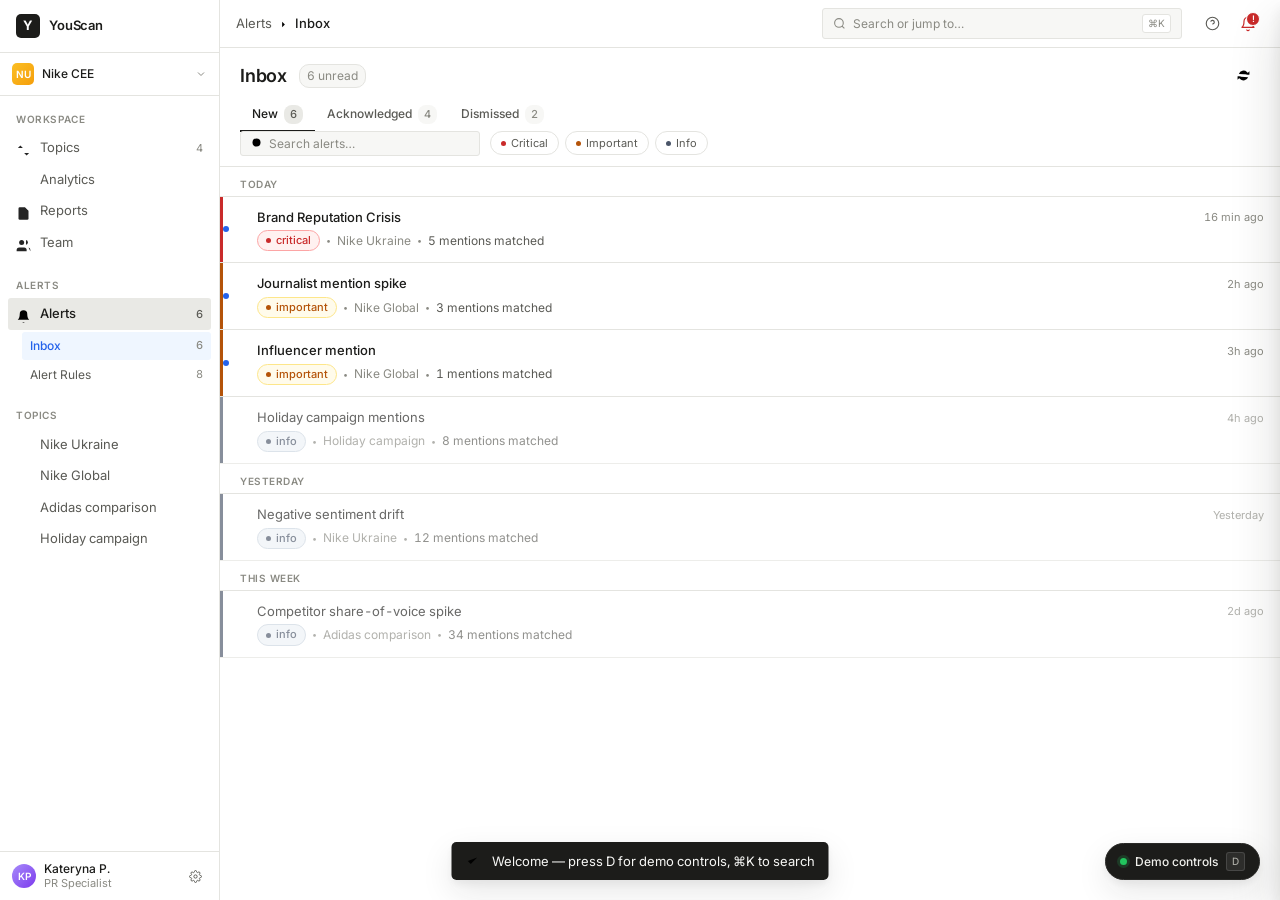
<file: prototype bkp/prototype.html>
<!DOCTYPE html>
<html lang="en">
<head>
<meta charset="UTF-8">
<meta name="viewport" content="width=device-width, initial-scale=1.0">
<title>YouScan — Brand intelligence</title>
<link rel="preconnect" href="https://fonts.googleapis.com">
<link rel="preconnect" href="https://fonts.gstatic.com" crossorigin>
<link href="https://fonts.googleapis.com/css2?family=Inter:wght@400;500;600;700&display=swap" rel="stylesheet">
<style>
/*═══ TOKENS ═══════════════════════════════════════════════════*/
:root{
  --bg:#f7f7f5;--bg-card:#ffffff;--bg-hover:#f1f1ee;--bg-active:#e9e9e5;--bg-sunken:#efefec;
  --border:#e4e4e0;--border-mid:#d2d2cc;--border-strong:#b8b8b1;
  --text-1:#1c1c1a;--text-2:#5a5a55;--text-3:#8a8a83;--text-inverse:#f7f7f5;
  --critical:#c92a2a;--critical-soft:#fff1f0;--critical-border:#fca5a5;
  --important:#b45309;--important-soft:#fffbeb;--important-border:#fde68a;
  --info:#4a5568;--info-soft:#eef2f6;--info-border:#cbd5e0;
  --success:#15803d;--success-soft:#dcfce7;
  --accent:#2563eb;--accent-soft:#eff6ff;--accent-hover:#1d4ed8;--accent-border:#bfdbfe;
  --destructive:#9b1b3b;
  --warn:#fbbf24;
  --r-sm:3px;--r:5px;--r-lg:8px;
  --shadow-sm:0 1px 2px rgba(28,28,26,.05);
  --shadow:0 4px 12px rgba(28,28,26,.06),0 2px 4px rgba(28,28,26,.04);
  --shadow-lg:0 12px 32px rgba(28,28,26,.10),0 4px 8px rgba(28,28,26,.06);
  --shadow-overlay:0 -1px 0 var(--border),0 24px 48px rgba(28,28,26,.16),0 8px 16px rgba(28,28,26,.08);
  --t-fast:.12s;--t-base:.18s;--t-slow:.26s;
  --ease:cubic-bezier(.32,.72,0,1);
}
:root.dark{
  --bg:#15151a;--bg-card:#1c1c22;--bg-hover:#23232b;--bg-active:#2a2a33;--bg-sunken:#101015;
  --border:#2a2a33;--border-mid:#3a3a44;--border-strong:#4a4a55;
  --text-1:#f0f0ec;--text-2:#a8a8a2;--text-3:#74746e;--text-inverse:#1c1c1a;
  --critical-soft:#3a1414;--critical-border:#7a2424;
  --important-soft:#3a2a10;--important-border:#7a5424;
  --info-soft:#1f2530;--info-border:#3a4458;
  --accent-soft:#1a2540;--accent-border:#2a4080;
  --success-soft:#103820;
}

/*═══ RESET ════════════════════════════════════════════════════*/
*,*::before,*::after{box-sizing:border-box;margin:0;padding:0}
html,body{height:100%;overflow:hidden}
body{font-family:'Inter',ui-sans-serif,system-ui,sans-serif;font-size:13px;line-height:1.5;background:var(--bg);color:var(--text-1);font-variant-numeric:tabular-nums;-webkit-font-smoothing:antialiased;text-rendering:optimizeLegibility}
button{font-family:inherit;font-size:inherit;cursor:pointer;border:none;background:none;color:inherit}
input,select,textarea{font-family:inherit;font-size:inherit;color:inherit}
a{color:var(--accent);text-decoration:none}
a:hover{text-decoration:underline}
::selection{background:var(--accent);color:#fff}
::-webkit-scrollbar{width:10px;height:10px}
::-webkit-scrollbar-track{background:transparent}
::-webkit-scrollbar-thumb{background:var(--border-mid);border-radius:5px;border:2px solid var(--bg)}
::-webkit-scrollbar-thumb:hover{background:var(--border-strong)}

/*═══ APP SHELL ════════════════════════════════════════════════*/
#app{display:grid;grid-template-columns:220px 1fr;height:100vh;width:100vw;overflow:hidden}
#app.crisis-mode{filter:brightness(.92) contrast(1.04)}

/*── SIDEBAR ──*/
#sidebar{background:var(--bg-card);border-right:1px solid var(--border);display:flex;flex-direction:column;overflow:hidden;flex-shrink:0}
.brand{display:flex;align-items:center;gap:9px;padding:14px 16px;border-bottom:1px solid var(--border);flex-shrink:0}
.brand-mark{width:24px;height:24px;background:var(--text-1);color:var(--bg-card);border-radius:5px;display:flex;align-items:center;justify-content:center;font-weight:700;font-size:13px;letter-spacing:-.02em}
.brand-name{font-weight:600;font-size:13px;letter-spacing:-.01em}
.workspace{padding:10px 12px;border-bottom:1px solid var(--border);display:flex;align-items:center;gap:8px;cursor:pointer;flex-shrink:0;transition:background var(--t-fast)}
.workspace:hover{background:var(--bg-hover)}
.workspace-avatar{width:22px;height:22px;border-radius:5px;background:linear-gradient(135deg,#fbbf24 0%,#f59e0b 100%);display:flex;align-items:center;justify-content:center;color:#fff;font-weight:600;font-size:10px;flex-shrink:0}
.workspace-name{font-size:12px;font-weight:500;flex:1;overflow:hidden;text-overflow:ellipsis;white-space:nowrap}
.workspace-chev{color:var(--text-3);flex-shrink:0}

.nav-scroll{flex:1;overflow-y:auto;padding:10px 8px}
.nav-section{margin-bottom:14px}
.nav-section-label{padding:4px 8px;font-size:10px;font-weight:600;color:var(--text-3);text-transform:uppercase;letter-spacing:.06em;display:flex;align-items:center;justify-content:space-between}
.nav-section-label .add-btn{opacity:0;width:18px;height:18px;display:flex;align-items:center;justify-content:center;border-radius:3px;color:var(--text-3);transition:opacity var(--t-fast),background var(--t-fast)}
.nav-section:hover .add-btn{opacity:1}
.add-btn:hover{background:var(--bg-active);color:var(--text-1)}

.nav-item{display:flex;align-items:center;gap:9px;padding:6px 8px;border-radius:var(--r-sm);font-size:13px;color:var(--text-2);cursor:pointer;transition:background var(--t-fast),color var(--t-fast);user-select:none}
.nav-item:hover{background:var(--bg-hover);color:var(--text-1)}
.nav-item.active{background:var(--bg-active);color:var(--text-1);font-weight:500}
.nav-item .nav-icon{width:15px;height:15px;flex-shrink:0;opacity:.85}
.nav-item.active .nav-icon{opacity:1}
.nav-item-label{flex:1;overflow:hidden;text-overflow:ellipsis;white-space:nowrap}
.nav-count{font-size:11px;color:var(--text-3);font-variant-numeric:tabular-nums}
.nav-item.active .nav-count{color:var(--text-2)}
.nav-children{margin-top:2px;padding-left:14px;display:flex;flex-direction:column;gap:1px}
.nav-child{padding:5px 8px;font-size:12px;color:var(--text-2);border-radius:var(--r-sm);cursor:pointer;display:flex;align-items:center;justify-content:space-between;gap:8px;transition:background var(--t-fast),color var(--t-fast)}
.nav-child:hover{background:var(--bg-hover);color:var(--text-1)}
.nav-child.active{background:var(--accent-soft);color:var(--accent);font-weight:500}
:root.dark .nav-child.active{color:#93c5fd}

.nav-footer{padding:10px 12px;border-top:1px solid var(--border);display:flex;align-items:center;gap:8px;flex-shrink:0}
.user-avatar{width:24px;height:24px;border-radius:50%;background:linear-gradient(135deg,#a78bfa,#7c3aed);display:flex;align-items:center;justify-content:center;color:#fff;font-weight:600;font-size:10px;flex-shrink:0}
.user-meta{flex:1;min-width:0}
.user-name{font-size:12px;font-weight:500;line-height:1.2;overflow:hidden;text-overflow:ellipsis;white-space:nowrap}
.user-role{font-size:11px;color:var(--text-3);line-height:1.2;overflow:hidden;text-overflow:ellipsis;white-space:nowrap}

/*── MAIN ──*/
main{display:flex;flex-direction:column;overflow:hidden;min-width:0;background:var(--bg)}
#topbar{height:48px;background:var(--bg-card);border-bottom:1px solid var(--border);display:flex;align-items:center;padding:0 16px;gap:14px;flex-shrink:0;z-index:5}
.crumbs{display:flex;align-items:center;gap:6px;flex:1;min-width:0;font-size:13px}
.crumb{color:var(--text-2);cursor:pointer;transition:color var(--t-fast);overflow:hidden;text-overflow:ellipsis;white-space:nowrap}
.crumb:hover{color:var(--text-1)}
.crumb.current{color:var(--text-1);font-weight:500;cursor:default}
.crumb-sep{color:var(--text-3);font-size:11px;flex-shrink:0}

.search-pill{flex:1;max-width:360px;display:flex;align-items:center;gap:7px;padding:5px 10px;background:var(--bg);border:1px solid var(--border);border-radius:var(--r-sm);color:var(--text-3);cursor:pointer;transition:background var(--t-fast),border-color var(--t-fast);font-size:12px}
.search-pill:hover{background:var(--bg-hover);border-color:var(--border-mid);color:var(--text-2)}
.search-pill kbd{font-family:inherit;font-size:10px;padding:1px 5px;background:var(--bg-card);border:1px solid var(--border);border-radius:3px;color:var(--text-3);margin-left:auto}

.topbar-actions{display:flex;align-items:center;gap:4px}

/*── BELL ──*/
.icon-btn{width:32px;height:32px;display:flex;align-items:center;justify-content:center;border-radius:var(--r-sm);color:var(--text-2);cursor:pointer;transition:background var(--t-fast),color var(--t-fast);position:relative}
.icon-btn:hover{background:var(--bg-hover);color:var(--text-1)}
.icon-btn.active{background:var(--bg-active);color:var(--text-1)}
.bell-badge{position:absolute;top:4px;right:4px;min-width:14px;height:14px;padding:0 4px;background:var(--accent);color:#fff;border-radius:7px;font-size:9px;font-weight:600;display:flex;align-items:center;justify-content:center;line-height:1;border:1.5px solid var(--bg-card);font-variant-numeric:tabular-nums}
.bell-badge.critical{background:var(--critical)}
.bell-icon.critical{color:var(--critical)}

/*═══ VIEW ════════════════════════════════════════════════════*/
#view{flex:1;display:flex;overflow:hidden;min-height:0;position:relative}

/*── ALERT LIST ──*/
.list-pane{flex:1;display:flex;flex-direction:column;min-width:0;background:var(--bg);transition:flex var(--t-base) var(--ease)}
.list-header{padding:14px 20px 10px;border-bottom:1px solid var(--border);background:var(--bg-card);display:flex;flex-direction:column;gap:10px;flex-shrink:0}
.list-title-row{display:flex;align-items:center;gap:12px}
.list-title{font-size:18px;font-weight:600;letter-spacing:-.01em}
.list-count{font-size:12px;color:var(--text-3);font-variant-numeric:tabular-nums;background:var(--bg);padding:2px 7px;border-radius:10px;border:1px solid var(--border)}
.list-toolbar{display:flex;align-items:center;gap:10px;flex-wrap:wrap}
.tabs{display:flex;gap:0;border-bottom:0}
.tab{padding:6px 12px;font-size:12px;font-weight:500;color:var(--text-2);cursor:pointer;border-bottom:2px solid transparent;transition:color var(--t-fast),border-color var(--t-fast);margin-bottom:-11px;display:flex;align-items:center;gap:6px}
.tab:hover{color:var(--text-1)}
.tab.active{color:var(--text-1);border-bottom-color:var(--text-1)}
.tab-count{font-size:11px;color:var(--text-3);background:var(--bg);padding:1px 6px;border-radius:8px;font-variant-numeric:tabular-nums}
.tab.active .tab-count{background:var(--bg-active);color:var(--text-2)}

.filter-row{display:flex;align-items:center;gap:6px;flex-wrap:wrap}
.filter-pill{padding:3px 10px;border-radius:14px;border:1px solid var(--border);font-size:11px;color:var(--text-2);cursor:pointer;background:var(--bg-card);transition:all var(--t-fast);display:inline-flex;align-items:center;gap:5px;white-space:nowrap;user-select:none}
.filter-pill:hover{border-color:var(--border-strong);color:var(--text-1)}
.filter-pill.active{background:var(--text-1);border-color:var(--text-1);color:var(--bg-card)}
.filter-pill .pill-dot{width:5px;height:5px;border-radius:50%}
.filter-pill .pill-x{font-size:13px;line-height:1;opacity:.6;margin-left:2px}

.list-search{display:flex;align-items:center;gap:6px;padding:4px 10px;background:var(--bg);border:1px solid var(--border);border-radius:var(--r-sm);max-width:240px;flex:1;min-width:140px}
.list-search input{flex:1;background:transparent;border:none;outline:none;font-size:12px}
.list-search input::placeholder{color:var(--text-3)}

.list-body{flex:1;overflow-y:auto;background:var(--bg-card)}
.list-section{position:sticky;top:0;background:var(--bg-card);padding:10px 20px 4px;font-size:10px;font-weight:600;color:var(--text-3);text-transform:uppercase;letter-spacing:.05em;border-bottom:1px solid var(--border);z-index:1}

.alert-row{display:flex;align-items:stretch;border-bottom:1px solid var(--border);cursor:pointer;background:var(--bg-card);position:relative;transition:background var(--t-fast)}
.alert-row:hover{background:var(--bg-hover)}
.alert-row.selected{background:var(--accent-soft)}
:root.dark .alert-row.selected{background:rgba(37,99,235,.08)}
.alert-row.read{opacity:.66}
.alert-row.removing{animation:rowRemove .26s var(--ease) forwards}
@keyframes rowRemove{to{opacity:0;transform:translateX(-12px);max-height:0;padding:0;border:0}}
.alert-row.entering{animation:rowEnter .32s var(--ease)}
@keyframes rowEnter{from{opacity:0;transform:translateY(-8px);background:var(--accent-soft)}to{opacity:1;transform:translateY(0)}}

.alert-bar{width:3px;flex-shrink:0;align-self:stretch}
.bar-critical{background:var(--critical)}.bar-important{background:var(--important)}.bar-info{background:var(--info)}

.alert-main{flex:1;padding:11px 16px 11px 14px;min-width:0;display:flex;flex-direction:column;gap:3px}
.alert-title-row{display:flex;align-items:center;gap:8px;min-width:0}
.alert-title{font-size:13px;font-weight:500;color:var(--text-1);overflow:hidden;text-overflow:ellipsis;white-space:nowrap;flex:1;min-width:0}
.alert-row.read .alert-title{font-weight:400}
.alert-time{font-size:11px;color:var(--text-3);white-space:nowrap;flex-shrink:0;font-variant-numeric:tabular-nums}
.alert-meta{display:flex;align-items:center;gap:6px;font-size:12px;color:var(--text-3);min-width:0}
.alert-meta>*{flex-shrink:0}
.alert-meta .meta-summary{flex:1;min-width:0;overflow:hidden;text-overflow:ellipsis;white-space:nowrap;color:var(--text-2)}
.dot-sep{color:var(--text-3);font-size:9px}

.alert-actions{display:none;align-items:center;gap:2px;padding:0 12px}
.alert-row:hover .alert-actions{display:flex}
.row-action{width:28px;height:28px;display:flex;align-items:center;justify-content:center;border-radius:var(--r-sm);color:var(--text-3);transition:background var(--t-fast),color var(--t-fast)}
.row-action:hover{background:var(--bg-active);color:var(--text-1)}

.unread-indicator{width:6px;height:6px;border-radius:50%;background:var(--accent);align-self:center;margin-right:14px;flex-shrink:0}
.alert-row.read .unread-indicator{visibility:hidden}

/*── EMPTY STATES ──*/
.empty{padding:60px 24px;text-align:center;display:flex;flex-direction:column;align-items:center;gap:14px;color:var(--text-2)}
.empty-icon{width:44px;height:44px;border-radius:50%;background:var(--bg);border:1px solid var(--border);display:flex;align-items:center;justify-content:center;color:var(--text-3)}
.empty-title{font-size:14px;font-weight:600;color:var(--text-1)}
.empty-body{font-size:13px;color:var(--text-2);max-width:340px;line-height:1.55}

/*── DETAIL PANE ──*/
.detail-pane{width:480px;flex-shrink:0;background:var(--bg-card);border-left:1px solid var(--border);display:flex;flex-direction:column;overflow:hidden;animation:detailIn var(--t-slow) var(--ease)}
@keyframes detailIn{from{transform:translateX(20px);opacity:0}to{transform:translateX(0);opacity:1}}
.detail-header{padding:16px 20px 14px;border-bottom:1px solid var(--border);display:flex;flex-direction:column;gap:8px;flex-shrink:0}
.detail-top{display:flex;align-items:center;justify-content:space-between;gap:8px}
.detail-meta{display:flex;align-items:center;gap:8px;font-size:11px;color:var(--text-3)}
.detail-title{font-size:16px;font-weight:600;letter-spacing:-.01em;line-height:1.3}
.detail-sublink{font-size:12px;color:var(--text-2);display:flex;flex-wrap:wrap;align-items:center;gap:6px}
.detail-sublink a{color:var(--text-2)}
.detail-sublink a:hover{color:var(--accent)}

.detail-body{flex:1;overflow-y:auto;padding:18px 20px;display:flex;flex-direction:column;gap:18px}
.detail-section{display:flex;flex-direction:column;gap:8px}
.section-label{font-size:10px;font-weight:600;text-transform:uppercase;letter-spacing:.06em;color:var(--text-3)}

.condition-banner{padding:11px 14px;border-radius:var(--r);font-size:13px;font-weight:500;line-height:1.45;display:flex;align-items:flex-start;gap:10px}
.condition-banner.critical{background:var(--critical-soft);border:1px solid var(--critical-border);color:var(--critical)}
.condition-banner.important{background:var(--important-soft);border:1px solid var(--important-border);color:var(--important)}
.condition-banner.info{background:var(--info-soft);border:1px solid var(--info-border);color:var(--info)}
.condition-banner-icon{flex-shrink:0;margin-top:1px}

.chips{display:flex;flex-wrap:wrap;gap:5px}
.chip{display:inline-flex;align-items:center;gap:5px;background:var(--bg);border:1px solid var(--border);border-radius:var(--r-sm);padding:3px 8px;font-size:11px;color:var(--text-1);font-weight:500}
.chip-key{color:var(--text-3);font-weight:400}

.mention-card{background:var(--bg);border:1px solid var(--border);border-radius:var(--r);padding:12px}
.mention-card+.mention-card{margin-top:8px}
.mention-head{display:flex;align-items:center;gap:9px;margin-bottom:8px}
.mention-avatar{width:28px;height:28px;border-radius:50%;background:linear-gradient(135deg,var(--border-mid),var(--border-strong));display:flex;align-items:center;justify-content:center;font-size:10px;font-weight:600;color:var(--bg-card);flex-shrink:0}
.mention-author{font-size:12px;font-weight:500;line-height:1.2}
.mention-platform{font-size:11px;color:var(--text-3);display:flex;align-items:center;gap:5px;line-height:1.2}
.verified-badge{color:var(--accent);display:inline-flex;align-items:center}
.mention-text{font-size:12.5px;line-height:1.55;color:var(--text-1)}
.mention-text mark{background:#fef3c7;color:#78350f;border-radius:2px;padding:0 2px;font-style:normal;font-weight:500}
:root.dark .mention-text mark{background:#5c4810;color:#fde68a}
.mention-foot{margin-top:8px;display:flex;align-items:center;gap:10px;font-size:11px;color:var(--text-3)}
.mention-stat{display:flex;align-items:center;gap:4px}

.detail-footer{padding:12px 20px;border-top:1px solid var(--border);display:flex;align-items:center;gap:8px;flex-shrink:0;background:var(--bg-card)}

/*═══ BUTTONS ═════════════════════════════════════════════════*/
.btn{display:inline-flex;align-items:center;gap:6px;padding:6px 12px;border-radius:var(--r-sm);font-size:12.5px;font-weight:500;transition:background var(--t-fast),border-color var(--t-fast),color var(--t-fast);cursor:pointer;border:1px solid transparent;white-space:nowrap;line-height:1.4;user-select:none}
.btn:focus-visible{outline:2px solid var(--accent);outline-offset:1px}
.btn-primary{background:var(--text-1);color:var(--bg-card);border-color:var(--text-1)}
.btn-primary:hover{background:#000}
:root.dark .btn-primary{background:var(--accent);border-color:var(--accent);color:#fff}
:root.dark .btn-primary:hover{background:var(--accent-hover);border-color:var(--accent-hover)}
.btn-secondary{background:var(--bg-card);color:var(--text-1);border-color:var(--border-mid)}
.btn-secondary:hover{background:var(--bg-hover);border-color:var(--border-strong)}
.btn-ghost{background:transparent;color:var(--text-2);border-color:transparent}
.btn-ghost:hover{background:var(--bg-hover);color:var(--text-1)}
.btn-danger{background:var(--bg-card);color:var(--destructive);border-color:var(--border-mid)}
.btn-danger:hover{background:#fff1f4;border-color:var(--destructive)}
:root.dark .btn-danger:hover{background:#3a1a24}
.btn-sm{padding:4px 9px;font-size:12px}
.btn-icon{padding:6px;width:30px;justify-content:center}
.btn[disabled]{opacity:.5;cursor:not-allowed}

/*═══ SEVERITY BADGE ══════════════════════════════════════════*/
.sev{display:inline-flex;align-items:center;gap:5px;font-size:11px;font-weight:500;padding:2px 8px;border-radius:11px;line-height:1.4}
.sev-dot{width:5px;height:5px;border-radius:50%;background:currentColor}
.sev.critical{background:var(--critical-soft);color:var(--critical);border:1px solid var(--critical-border)}
.sev.important{background:var(--important-soft);color:var(--important);border:1px solid var(--important-border)}
.sev.info{background:var(--info-soft);color:var(--info);border:1px solid var(--info-border)}
.sev.muted{background:var(--bg);color:var(--text-3);border:1px solid var(--border)}

/*═══ NOTIFICATION CENTER ═════════════════════════════════════*/
.overlay-backdrop{position:fixed;inset:0;background:rgba(28,28,26,.16);backdrop-filter:blur(2px);-webkit-backdrop-filter:blur(2px);opacity:0;pointer-events:none;transition:opacity var(--t-base) var(--ease);z-index:60}
.overlay-backdrop.show{opacity:1;pointer-events:auto}
:root.dark .overlay-backdrop{background:rgba(0,0,0,.4)}

.notif-center{position:fixed;top:0;right:0;height:100vh;width:420px;max-width:92vw;background:var(--bg-card);border-left:1px solid var(--border);box-shadow:var(--shadow-overlay);display:flex;flex-direction:column;z-index:70;transform:translateX(100%);transition:transform var(--t-base) var(--ease)}
.notif-center.open{transform:translateX(0)}
.notif-head{padding:14px 18px;border-bottom:1px solid var(--border);display:flex;align-items:center;gap:10px;flex-shrink:0}
.notif-title{font-size:14px;font-weight:600;flex:1}
.notif-tabs{display:flex;gap:0;border-bottom:1px solid var(--border);padding:0 12px;flex-shrink:0}
.notif-tab{padding:8px 14px;font-size:12px;font-weight:500;color:var(--text-2);cursor:pointer;border-bottom:2px solid transparent;transition:color var(--t-fast),border-color var(--t-fast);display:flex;align-items:center;gap:6px}
.notif-tab:hover{color:var(--text-1)}
.notif-tab.active{color:var(--text-1);border-bottom-color:var(--text-1)}
.notif-body{flex:1;overflow-y:auto}
.notif-day-label{padding:10px 18px 4px;font-size:10px;font-weight:600;color:var(--text-3);text-transform:uppercase;letter-spacing:.05em;background:var(--bg-card);position:sticky;top:0;z-index:1}
.notif-row{display:flex;align-items:stretch;border-bottom:1px solid var(--border);cursor:pointer;transition:background var(--t-fast)}
.notif-row:hover{background:var(--bg-hover)}
.notif-row.unread{background:var(--bg-card)}
.notif-row.read{background:var(--bg-sunken);opacity:.78}
.notif-row-bar{width:3px;flex-shrink:0}
.notif-row-body{flex:1;padding:10px 14px 10px 12px;min-width:0;display:flex;flex-direction:column;gap:2px}
.notif-row-top{display:flex;align-items:center;gap:8px}
.notif-row-name{font-size:12.5px;font-weight:500;flex:1;min-width:0;overflow:hidden;text-overflow:ellipsis;white-space:nowrap}
.notif-row-time{font-size:10.5px;color:var(--text-3);white-space:nowrap;flex-shrink:0}
.notif-row-summary{font-size:11.5px;color:var(--text-2);line-height:1.4;overflow:hidden;text-overflow:ellipsis;white-space:nowrap}
.notif-row-actions{display:none;gap:4px;margin-top:6px}
.notif-row:hover .notif-row-actions{display:flex}
.notif-foot{padding:10px 18px;border-top:1px solid var(--border);font-size:12px;flex-shrink:0;text-align:center}

/*═══ RULE EDITOR ═════════════════════════════════════════════*/
.rule-editor{flex:1;display:flex;overflow:hidden;background:var(--bg)}
.rule-form{flex:1;overflow-y:auto;padding:24px 28px;background:var(--bg-card);min-width:0}
.rule-chart-side{width:380px;flex-shrink:0;border-left:1px solid var(--border);background:var(--bg);overflow-y:auto;padding:24px}
.rule-form.compact{padding:16px 18px}
.rule-chart-side.compact{width:100%;border-left:none;border-top:1px solid var(--border);padding:16px 18px}

.field{margin-bottom:18px}
.field-label{font-size:10px;font-weight:600;color:var(--text-3);text-transform:uppercase;letter-spacing:.06em;margin-bottom:7px;display:block}
.field-row{display:flex;align-items:center;gap:7px;flex-wrap:wrap;line-height:1.8}
.field-text{font-size:13px;color:var(--text-1)}
.field-input{background:var(--bg);border:1px solid var(--border-mid);border-radius:var(--r-sm);padding:5px 9px;font-size:13px;color:var(--text-1);width:100%;max-width:340px;transition:border-color var(--t-fast)}
.field-input:focus{outline:none;border-color:var(--accent);background:var(--bg-card)}
.inline-input{width:54px;text-align:center;padding:3px 6px}
.inline-select{display:inline-flex;align-items:center;background:var(--bg);border:1px solid var(--border-mid);border-radius:var(--r-sm);padding:3px 4px 3px 8px;font-size:13px;cursor:pointer;transition:border-color var(--t-fast),background var(--t-fast)}
.inline-select:hover{border-color:var(--border-strong);background:var(--bg-card)}
.inline-select select{background:transparent;border:none;outline:none;cursor:pointer;padding-right:4px;color:var(--text-1)}

.preset-grid{display:grid;grid-template-columns:repeat(auto-fill,minmax(180px,1fr));gap:10px;max-width:780px;margin-bottom:24px}
.preset-card{background:var(--bg-card);border:1px solid var(--border);border-radius:var(--r);padding:14px;cursor:pointer;transition:border-color var(--t-fast),box-shadow var(--t-fast),transform var(--t-fast);text-align:left}
.preset-card:hover{border-color:var(--border-strong);transform:translateY(-1px);box-shadow:var(--shadow-sm)}
.preset-card.selected{border-color:var(--accent);box-shadow:0 0 0 3px var(--accent-soft)}
.preset-icon{width:28px;height:28px;border-radius:var(--r-sm);background:var(--bg);display:flex;align-items:center;justify-content:center;margin-bottom:10px}
.preset-name{font-size:13px;font-weight:600;margin-bottom:3px}
.preset-desc{font-size:11.5px;color:var(--text-2);line-height:1.45}

.summary-box{background:var(--bg);border:1px solid var(--border);border-radius:var(--r);padding:12px 14px;margin-top:8px;transition:border-color var(--t-base)}
.summary-box.flash{animation:summaryFlash 1s var(--ease)}
@keyframes summaryFlash{0%{border-color:var(--accent);background:var(--accent-soft)}100%{border-color:var(--border);background:var(--bg)}}
.summary-label{font-size:9.5px;font-weight:700;text-transform:uppercase;letter-spacing:.08em;color:var(--text-3);margin-bottom:5px}
.summary-text{font-size:13px;color:var(--text-1);line-height:1.55}
.summary-text em{font-style:normal;font-weight:600;color:var(--text-1);background:var(--bg-active);padding:0 4px;border-radius:3px}

/*═══ FORECAST CHART ══════════════════════════════════════════*/
.fc-head{display:flex;align-items:flex-end;justify-content:space-between;gap:12px;margin-bottom:14px}
.fc-stat{display:flex;flex-direction:column;gap:2px}
.fc-stat-num{font-size:24px;font-weight:600;letter-spacing:-.02em;line-height:1.1;font-variant-numeric:tabular-nums}
.fc-stat-label{font-size:11px;color:var(--text-2)}
.fc-meta{font-size:10.5px;color:var(--text-3);text-align:right;line-height:1.45}
.fc-chart{position:relative;padding:6px 0 18px}
.fc-bars{display:flex;align-items:flex-end;gap:3px;height:96px}
.fc-bar{flex:1;background:var(--info);opacity:.5;border-radius:2px 2px 0 0;cursor:pointer;transition:opacity var(--t-fast),background var(--t-fast),transform var(--t-fast);min-width:4px;position:relative}
.fc-bar:hover{opacity:1;transform:scaleY(1.04);transform-origin:bottom}
.fc-bar.active{opacity:1;background:var(--accent)}
.fc-bar.warn{background:var(--warn);opacity:.85}
.fc-bar.warn.active{background:#d97706;opacity:1}
.fc-bar.zero{background:var(--border-mid);opacity:.55;height:2px!important}
.fc-axis{position:absolute;left:0;right:0;bottom:0;display:flex;justify-content:space-between;font-size:10px;color:var(--text-3);font-variant-numeric:tabular-nums}
.fc-baseline{position:absolute;left:0;right:0;bottom:18px;height:1px;background:var(--border)}
.fc-tip{position:absolute;background:var(--text-1);color:var(--bg-card);font-size:11px;padding:4px 8px;border-radius:3px;pointer-events:none;white-space:nowrap;z-index:10;font-weight:500;transform:translate(-50%,-100%);margin-top:-6px}
.fc-tip::after{content:'';position:absolute;top:100%;left:50%;transform:translateX(-50%);border:4px solid transparent;border-top-color:var(--text-1)}

.warn-strip{background:var(--important-soft);border:1px solid var(--important-border);border-radius:var(--r);padding:10px 12px;font-size:12px;color:var(--important);line-height:1.5;display:flex;align-items:flex-start;gap:9px;margin-bottom:14px}
.warn-strip strong{font-weight:600}
.warn-strip-icon{flex-shrink:0;margin-top:1px}

.samples-box{background:var(--bg-card);border:1px solid var(--border);border-radius:var(--r);padding:12px;margin-top:14px}
.samples-head{display:flex;align-items:center;justify-content:space-between;margin-bottom:8px;font-size:12px;font-weight:500}
.samples-day{color:var(--text-1)}
.samples-sub{font-size:11px;color:var(--text-3);font-weight:400}

/*═══ TABLE (Rules list) ══════════════════════════════════════*/
.tbl-wrap{padding:18px 24px;flex:1;overflow:auto;background:var(--bg)}
.tbl{width:100%;border-collapse:collapse;background:var(--bg-card);border:1px solid var(--border);border-radius:var(--r);overflow:hidden}
.tbl th{text-align:left;padding:9px 14px;font-size:10px;font-weight:600;text-transform:uppercase;letter-spacing:.05em;color:var(--text-3);border-bottom:1px solid var(--border);white-space:nowrap;background:var(--bg-card);position:sticky;top:0}
.tbl td{padding:11px 14px;border-bottom:1px solid var(--border);vertical-align:middle;font-size:13px}
.tbl tr:last-child td{border-bottom:none}
.tbl tbody tr{cursor:pointer;transition:background var(--t-fast)}
.tbl tbody tr:hover{background:var(--bg-hover)}
.tbl tbody tr.zero-fire td{opacity:.5}
.num{text-align:right;font-variant-numeric:tabular-nums}
.health-warn{color:var(--important);font-weight:500}
.health-crit{color:var(--critical);font-weight:500}
.row-actions-cell{width:1px;white-space:nowrap}
.row-actions-cell .actions{display:none;gap:2px}
.tbl tbody tr:hover .row-actions-cell .actions{display:flex}

.rule-cell{display:flex;align-items:center;gap:10px}
.rule-bar{width:3px;height:18px;border-radius:2px;flex-shrink:0}

/*═══ EDIT-FROM-ALERT (split panel inside detail pane) ══════════*/
.detail-pane.with-editor{width:820px}
.editor-panel{position:absolute;top:0;right:0;height:100%;width:440px;background:var(--bg-card);border-left:1px solid var(--border);display:flex;flex-direction:column;overflow:hidden;box-shadow:var(--shadow-overlay);transform:translateX(100%);transition:transform var(--t-base) var(--ease);z-index:8}
.editor-panel.open{transform:translateX(0)}
.editor-panel-head{padding:14px 18px;border-bottom:1px solid var(--border);display:flex;align-items:flex-start;justify-content:space-between;gap:10px;flex-shrink:0}
.editor-panel-head .ep-context{font-size:10.5px;color:var(--text-3);text-transform:uppercase;letter-spacing:.05em;margin-bottom:3px;display:flex;align-items:center;gap:5px}
.editor-panel-head .ep-title{font-size:14px;font-weight:600;line-height:1.3}
.editor-panel-body{flex:1;overflow-y:auto;padding:16px 18px}
.editor-panel-foot{padding:11px 16px;border-top:1px solid var(--border);display:flex;align-items:center;gap:8px;flex-shrink:0;background:var(--bg-card)}
.editor-divider{height:1px;background:var(--border);margin:14px 0}

/*═══ TOAST ══════════════════════════════════════════════════*/
#toast-stack{position:fixed;bottom:20px;left:50%;transform:translateX(-50%);display:flex;flex-direction:column-reverse;gap:8px;z-index:200;pointer-events:none}
.toast{background:var(--text-1);color:var(--text-inverse);font-size:13px;padding:10px 14px;border-radius:var(--r);display:flex;align-items:center;gap:12px;box-shadow:var(--shadow-lg);pointer-events:auto;animation:toastIn .26s var(--ease);min-width:280px;position:relative;overflow:hidden}
.toast.leaving{animation:toastOut .22s var(--ease) forwards}
@keyframes toastIn{from{opacity:0;transform:translateY(20px)}to{opacity:1;transform:translateY(0)}}
@keyframes toastOut{to{opacity:0;transform:translateY(20px)}}
.toast-icon{flex-shrink:0;display:flex;align-items:center;justify-content:center}
.toast-text{flex:1;line-height:1.4}
.toast-action{color:#93c5fd;font-weight:500;font-size:12.5px;cursor:pointer;flex-shrink:0;padding:2px 6px;border-radius:3px;transition:background var(--t-fast)}
.toast-action:hover{background:rgba(255,255,255,.1)}
.toast-progress{position:absolute;left:0;bottom:0;height:2px;background:#3b82f6;width:100%;transform-origin:left;animation:progress 8s linear forwards}
@keyframes progress{to{transform:scaleX(0)}}
:root.dark .toast{background:#2a2a33;border:1px solid var(--border)}

/*═══ COMMAND PALETTE ════════════════════════════════════════*/
.cmdk{position:fixed;top:18%;left:50%;transform:translateX(-50%) scale(.96);width:560px;max-width:92vw;background:var(--bg-card);border:1px solid var(--border-mid);border-radius:var(--r-lg);box-shadow:var(--shadow-lg);z-index:80;opacity:0;pointer-events:none;transition:transform var(--t-base) var(--ease),opacity var(--t-base) var(--ease)}
.cmdk.open{opacity:1;pointer-events:auto;transform:translateX(-50%) scale(1)}
.cmdk-input-wrap{display:flex;align-items:center;gap:9px;padding:13px 16px;border-bottom:1px solid var(--border)}
.cmdk-input{flex:1;background:transparent;border:none;outline:none;font-size:14px;color:var(--text-1)}
.cmdk-input::placeholder{color:var(--text-3)}
.cmdk-list{max-height:340px;overflow-y:auto;padding:6px 6px 8px}
.cmdk-section{font-size:10px;font-weight:600;color:var(--text-3);text-transform:uppercase;letter-spacing:.05em;padding:8px 10px 4px}
.cmdk-item{display:flex;align-items:center;gap:10px;padding:7px 10px;border-radius:var(--r-sm);cursor:pointer;font-size:13px}
.cmdk-item.active{background:var(--bg-active)}
.cmdk-item-icon{width:14px;height:14px;color:var(--text-3);flex-shrink:0}
.cmdk-item-shortcut{margin-left:auto;font-size:11px;color:var(--text-3)}

/*═══ DEBUG PANEL (floating) ═════════════════════════════════*/
#debug{position:fixed;bottom:20px;right:20px;z-index:300;font-family:'Inter',sans-serif}
.debug-fab{display:flex;align-items:center;gap:8px;padding:8px 14px;background:#1c1c1a;color:#f0f0ec;border-radius:20px;box-shadow:var(--shadow-lg);cursor:pointer;font-size:12px;font-weight:500;border:1px solid #2a2a28;transition:transform var(--t-fast),background var(--t-fast)}
.debug-fab:hover{background:#2a2a28;transform:translateY(-1px)}
.debug-fab.hidden{display:none}
.debug-fab .pulse{width:7px;height:7px;border-radius:50%;background:#22c55e;box-shadow:0 0 0 3px rgba(34,197,94,.18);animation:pulse 2s ease infinite}
@keyframes pulse{0%,100%{box-shadow:0 0 0 0 rgba(34,197,94,.4)}50%{box-shadow:0 0 0 6px rgba(34,197,94,0)}}
.debug-fab kbd{font-family:inherit;font-size:10px;padding:1px 5px;background:rgba(255,255,255,.08);border:1px solid rgba(255,255,255,.12);border-radius:3px;color:#a8a8a2}

.debug-panel{width:300px;background:#1c1c1a;color:#f0f0ec;border-radius:var(--r-lg);box-shadow:var(--shadow-lg);border:1px solid #2a2a28;overflow:hidden;display:none;flex-direction:column;max-height:calc(100vh - 60px)}
.debug-panel.open{display:flex;animation:debugIn .2s var(--ease)}
@keyframes debugIn{from{opacity:0;transform:translateY(8px)}to{opacity:1;transform:translateY(0)}}
.debug-header{padding:11px 14px;border-bottom:1px solid #2a2a28;display:flex;align-items:center;gap:8px;flex-shrink:0}
.debug-title{font-size:12px;font-weight:600;flex:1;display:flex;align-items:center;gap:7px}
.debug-title .pulse{width:6px;height:6px;border-radius:50%;background:#22c55e}
.debug-close{width:22px;height:22px;display:flex;align-items:center;justify-content:center;border-radius:3px;color:#74746e;cursor:pointer;transition:background var(--t-fast),color var(--t-fast)}
.debug-close:hover{background:#2a2a28;color:#f0f0ec}
.debug-body{flex:1;overflow-y:auto;padding:6px 0}
.debug-section{padding:8px 14px}
.debug-section+.debug-section{border-top:1px solid #2a2a28}
.debug-section-label{font-size:9.5px;font-weight:600;color:#74746e;text-transform:uppercase;letter-spacing:.07em;margin-bottom:6px}
.debug-grid{display:grid;grid-template-columns:1fr 1fr;gap:5px}
.debug-btn{display:flex;align-items:center;gap:7px;padding:7px 9px;background:#2a2a28;border:1px solid #2a2a28;color:#d6d6d0;border-radius:4px;font-size:11.5px;font-weight:500;cursor:pointer;transition:background var(--t-fast),border-color var(--t-fast),color var(--t-fast);text-align:left}
.debug-btn:hover{background:#34342f;border-color:#3a3a34;color:#f0f0ec}
.debug-btn .dbtn-icon{flex-shrink:0;width:12px;height:12px;color:#74746e}
.debug-btn:hover .dbtn-icon{color:#f0f0ec}
.debug-btn.danger:hover{background:#3a1818;border-color:#7a2424;color:#fca5a5}
.debug-btn.danger:hover .dbtn-icon{color:#fca5a5}
.debug-btn-full{grid-column:1/-1}
.debug-toggle{display:flex;align-items:center;justify-content:space-between;padding:6px 9px;background:#23231f;border-radius:4px;font-size:11.5px;cursor:pointer;color:#d6d6d0;transition:background var(--t-fast)}
.debug-toggle:hover{background:#2a2a28}
.debug-toggle-switch{width:26px;height:14px;background:#3a3a34;border-radius:8px;position:relative;flex-shrink:0;transition:background var(--t-fast)}
.debug-toggle-switch::after{content:'';position:absolute;left:2px;top:2px;width:10px;height:10px;background:#74746e;border-radius:50%;transition:left var(--t-fast),background var(--t-fast)}
.debug-toggle.on .debug-toggle-switch{background:#22c55e}
.debug-toggle.on .debug-toggle-switch::after{left:14px;background:#fff}

.debug-stats{display:flex;flex-direction:column;gap:3px;font-size:11px;color:#a8a8a2}
.debug-stat{display:flex;justify-content:space-between;padding:2px 0}
.debug-stat-val{color:#f0f0ec;font-variant-numeric:tabular-nums;font-weight:500}

/*═══ MISC ═══════════════════════════════════════════════════*/
.divider{height:1px;background:var(--border);margin:14px 0}
.muted{color:var(--text-3)}
.mono{font-feature-settings:"tnum";font-variant-numeric:tabular-nums}
.spinner{width:14px;height:14px;border:1.5px solid var(--border);border-top-color:var(--accent);border-radius:50%;animation:spin .7s linear infinite}
@keyframes spin{to{transform:rotate(360deg)}}
.dot-flash{display:inline-block;width:6px;height:6px;border-radius:50%;background:var(--critical);box-shadow:0 0 0 0 rgba(201,42,42,.5);animation:dotPulse 1.6s ease infinite}
@keyframes dotPulse{0%{box-shadow:0 0 0 0 rgba(201,42,42,.5)}70%{box-shadow:0 0 0 8px rgba(201,42,42,0)}100%{box-shadow:0 0 0 0 rgba(201,42,42,0)}}

/*═══ RESPONSIVE ═════════════════════════════════════════════*/
@media (max-width:1100px){
  .detail-pane{width:420px}
  .rule-chart-side{width:340px}
}
@media (max-width:900px){
  #app{grid-template-columns:60px 1fr}
  .brand-name,.workspace-name,.workspace-chev,.user-meta,.nav-item-label,.nav-count,.nav-section-label,.nav-children{display:none}
  .nav-item{justify-content:center;padding:8px}
  .workspace{justify-content:center}
  .nav-footer{justify-content:center}
  .detail-pane{position:absolute;top:0;right:0;height:100%;width:min(420px,90vw);box-shadow:var(--shadow-overlay);z-index:10}
}
@media (max-width:640px){
  #app{grid-template-columns:1fr}
  #sidebar{display:none}
  .list-header{padding:12px 14px 8px}
  .list-title{font-size:16px}
  .alert-main{padding:10px 12px}
  .rule-editor{flex-direction:column}
  .rule-chart-side{width:100%;border-left:none;border-top:1px solid var(--border)}
  .detail-pane{width:100vw}
  #toast-stack{left:12px;right:12px;transform:none}
  .toast{min-width:0;width:100%}
}
</style>
</head>
<body>

<div id="app">
  <aside id="sidebar">
    <div class="brand">
      <div class="brand-mark">Y</div>
      <div class="brand-name">YouScan</div>
    </div>
    <div class="workspace">
      <div class="workspace-avatar">NU</div>
      <div class="workspace-name">Nike CEE</div>
      <svg class="workspace-chev" width="12" height="12" viewBox="0 0 24 24" fill="none" stroke="currentColor" stroke-width="2"><polyline points="6 9 12 15 18 9"/></svg>
    </div>
    <nav class="nav-scroll" id="nav-scroll"></nav>
    <div class="nav-footer">
      <div class="user-avatar">KP</div>
      <div class="user-meta">
        <div class="user-name">Kateryna P.</div>
        <div class="user-role">PR Specialist</div>
      </div>
      <button class="icon-btn" style="width:24px;height:24px" title="Settings"><svg width="13" height="13" viewBox="0 0 24 24" fill="none" stroke="currentColor" stroke-width="1.8"><circle cx="12" cy="12" r="3"/><path d="M19.4 15a1.65 1.65 0 0 0 .33 1.82l.06.06a2 2 0 0 1 0 2.83 2 2 0 0 1-2.83 0l-.06-.06a1.65 1.65 0 0 0-1.82-.33 1.65 1.65 0 0 0-1 1.51V21a2 2 0 0 1-2 2 2 2 0 0 1-2-2v-.09A1.65 1.65 0 0 0 9 19.4a1.65 1.65 0 0 0-1.82.33l-.06.06a2 2 0 0 1-2.83 0 2 2 0 0 1 0-2.83l.06-.06a1.65 1.65 0 0 0 .33-1.82 1.65 1.65 0 0 0-1.51-1H3a2 2 0 0 1-2-2 2 2 0 0 1 2-2h.09A1.65 1.65 0 0 0 4.6 9a1.65 1.65 0 0 0-.33-1.82l-.06-.06a2 2 0 0 1 0-2.83 2 2 0 0 1 2.83 0l.06.06a1.65 1.65 0 0 0 1.82.33H9a1.65 1.65 0 0 0 1-1.51V3a2 2 0 0 1 2-2 2 2 0 0 1 2 2v.09a1.65 1.65 0 0 0 1 1.51 1.65 1.65 0 0 0 1.82-.33l.06-.06a2 2 0 0 1 2.83 0 2 2 0 0 1 0 2.83l-.06.06a1.65 1.65 0 0 0-.33 1.82V9a1.65 1.65 0 0 0 1.51 1H21a2 2 0 0 1 2 2 2 2 0 0 1-2 2h-.09a1.65 1.65 0 0 0-1.51 1z"/></svg></button>
    </div>
  </aside>

  <main>
    <header id="topbar">
      <div class="crumbs" id="crumbs"></div>
      <div class="search-pill" id="search-pill">
        <svg width="13" height="13" viewBox="0 0 24 24" fill="none" stroke="currentColor" stroke-width="2"><circle cx="11" cy="11" r="8"/><path d="m21 21-4.35-4.35"/></svg>
        <span>Search or jump to…</span>
        <kbd>⌘K</kbd>
      </div>
      <div class="topbar-actions">
        <button class="icon-btn" title="Help">
          <svg width="15" height="15" viewBox="0 0 24 24" fill="none" stroke="currentColor" stroke-width="1.8"><circle cx="12" cy="12" r="10"/><path d="M9.09 9a3 3 0 0 1 5.83 1c0 2-3 3-3 3"/><line x1="12" y1="17" x2="12.01" y2="17"/></svg>
        </button>
        <button class="icon-btn" id="bell-btn" title="Notifications">
          <svg class="bell-icon" width="16" height="16" viewBox="0 0 24 24" fill="none" stroke="currentColor" stroke-width="1.8" stroke-linecap="round" stroke-linejoin="round"><path d="M18 8A6 6 0 0 0 6 8c0 7-3 9-3 9h18s-3-2-3-9"/><path d="M13.73 21a2 2 0 0 1-3.46 0"/></svg>
          <span class="bell-badge" id="bell-badge" style="display:none">0</span>
        </button>
      </div>
    </header>
    <div id="view"></div>
  </main>
</div>

<!-- Overlays -->
<div class="overlay-backdrop" id="backdrop"></div>
<aside class="notif-center" id="notif-center"></aside>
<div class="cmdk" id="cmdk"></div>
<div id="toast-stack"></div>

<!-- Debug panel -->
<div id="debug">
  <div class="debug-fab" id="debug-fab">
    <span class="pulse"></span>
    <span>Demo controls</span>
    <kbd>D</kbd>
  </div>
  <div class="debug-panel" id="debug-panel"></div>
</div>

<script>
/*═══════════════════════════════════════════════════════════════
  ICONS (inline SVG factory)
═══════════════════════════════════════════════════════════════*/
const ICO = {
  topic: '<svg viewBox="0 0 24 24" fill="none" stroke="currentColor" stroke-width="1.8" stroke-linecap="round" stroke-linejoin="round"><path d="m21 16-4 4-4-4"/><path d="M17 20V4"/><path d="m3 8 4-4 4 4"/><path d="M7 4v16"/></svg>',
  analytics: '<svg viewBox="0 0 24 24" fill="none" stroke="currentColor" stroke-width="1.8" stroke-linecap="round" stroke-linejoin="round"><line x1="18" y1="20" x2="18" y2="10"/><line x1="12" y1="20" x2="12" y2="4"/><line x1="6" y1="20" x2="6" y2="14"/></svg>',
  alerts: '<svg viewBox="0 0 24 24" fill="none" stroke="currentColor" stroke-width="1.8" stroke-linecap="round" stroke-linejoin="round"><path d="M18 8A6 6 0 0 0 6 8c0 7-3 9-3 9h18s-3-2-3-9"/><path d="M13.73 21a2 2 0 0 1-3.46 0"/></svg>',
  inbox: '<svg viewBox="0 0 24 24" fill="none" stroke="currentColor" stroke-width="1.8" stroke-linecap="round" stroke-linejoin="round"><polyline points="22 12 16 12 14 15 10 15 8 12 2 12"/><path d="M5.45 5.11 2 12v6a2 2 0 0 0 2 2h16a2 2 0 0 0 2-2v-6l-3.45-6.89A2 2 0 0 0 16.76 4H7.24a2 2 0 0 0-1.79 1.11z"/></svg>',
  rules: '<svg viewBox="0 0 24 24" fill="none" stroke="currentColor" stroke-width="1.8" stroke-linecap="round" stroke-linejoin="round"><circle cx="12" cy="12" r="3"/><path d="M19.4 15a1.65 1.65 0 0 0 .33 1.82l.06.06a2 2 0 0 1 0 2.83 2 2 0 0 1-2.83 0l-.06-.06a1.65 1.65 0 0 0-1.82-.33 1.65 1.65 0 0 0-1 1.51V21a2 2 0 0 1-2 2 2 2 0 0 1-2-2v-.09A1.65 1.65 0 0 0 9 19.4a1.65 1.65 0 0 0-1.82.33l-.06.06a2 2 0 0 1-2.83 0 2 2 0 0 1 0-2.83l.06-.06a1.65 1.65 0 0 0 .33-1.82 1.65 1.65 0 0 0-1.51-1H3a2 2 0 0 1-2-2 2 2 0 0 1 2-2h.09A1.65 1.65 0 0 0 4.6 9a1.65 1.65 0 0 0-.33-1.82l-.06-.06a2 2 0 0 1 0-2.83 2 2 0 0 1 2.83 0l.06.06a1.65 1.65 0 0 0 1.82.33H9a1.65 1.65 0 0 0 1-1.51V3a2 2 0 0 1 2-2 2 2 0 0 1 2 2v.09a1.65 1.65 0 0 0 1 1.51 1.65 1.65 0 0 0 1.82-.33l.06-.06a2 2 0 0 1 2.83 0 2 2 0 0 1 0 2.83l-.06.06a1.65 1.65 0 0 0-.33 1.82V9a1.65 1.65 0 0 0 1.51 1H21a2 2 0 0 1 2 2 2 2 0 0 1-2 2h-.09a1.65 1.65 0 0 0-1.51 1z"/></svg>',
  reports: '<svg viewBox="0 0 24 24" fill="none" stroke="currentColor" stroke-width="1.8" stroke-linecap="round" stroke-linejoin="round"><path d="M14 2H6a2 2 0 0 0-2 2v16a2 2 0 0 0 2 2h12a2 2 0 0 0 2-2V8z"/><polyline points="14 2 14 8 20 8"/><line x1="16" y1="13" x2="8" y2="13"/><line x1="16" y1="17" x2="8" y2="17"/></svg>',
  team: '<svg viewBox="0 0 24 24" fill="none" stroke="currentColor" stroke-width="1.8" stroke-linecap="round" stroke-linejoin="round"><path d="M17 21v-2a4 4 0 0 0-4-4H5a4 4 0 0 0-4 4v2"/><circle cx="9" cy="7" r="4"/><path d="M23 21v-2a4 4 0 0 0-3-3.87"/><path d="M16 3.13a4 4 0 0 1 0 7.75"/></svg>',
  star: '<svg viewBox="0 0 24 24" fill="none" stroke="currentColor" stroke-width="1.8" stroke-linecap="round" stroke-linejoin="round"><polygon points="12 2 15.09 8.26 22 9.27 17 14.14 18.18 21.02 12 17.77 5.82 21.02 7 14.14 2 9.27 8.91 8.26 12 2"/></svg>',
  hash: '<svg viewBox="0 0 24 24" fill="none" stroke="currentColor" stroke-width="1.8" stroke-linecap="round" stroke-linejoin="round"><line x1="4" y1="9" x2="20" y2="9"/><line x1="4" y1="15" x2="20" y2="15"/><line x1="10" y1="3" x2="8" y2="21"/><line x1="16" y1="3" x2="14" y2="21"/></svg>',
  plus: '<svg viewBox="0 0 24 24" fill="none" stroke="currentColor" stroke-width="2" stroke-linecap="round"><line x1="12" y1="5" x2="12" y2="19"/><line x1="5" y1="12" x2="19" y2="12"/></svg>',
  close: '<svg viewBox="0 0 24 24" fill="none" stroke="currentColor" stroke-width="2" stroke-linecap="round"><line x1="18" y1="6" x2="6" y2="18"/><line x1="6" y1="6" x2="18" y2="18"/></svg>',
  check: '<svg viewBox="0 0 24 24" fill="none" stroke="currentColor" stroke-width="2.2" stroke-linecap="round"><polyline points="20 6 9 17 4 12"/></svg>',
  mute: '<svg viewBox="0 0 24 24" fill="none" stroke="currentColor" stroke-width="1.8" stroke-linecap="round" stroke-linejoin="round"><path d="M13.73 21a2 2 0 0 1-3.46 0"/><path d="M18.63 13A17.89 17.89 0 0 1 18 8"/><path d="M6.26 6.26A5.86 5.86 0 0 0 6 8c0 7-3 9-3 9h14"/><path d="M18 8a6 6 0 0 0-9.33-5"/><line x1="1" y1="1" x2="23" y2="23"/></svg>',
  trash: '<svg viewBox="0 0 24 24" fill="none" stroke="currentColor" stroke-width="1.8" stroke-linecap="round" stroke-linejoin="round"><polyline points="3 6 5 6 21 6"/><path d="M19 6v14a2 2 0 0 1-2 2H7a2 2 0 0 1-2-2V6m3 0V4a2 2 0 0 1 2-2h4a2 2 0 0 1 2 2v2"/></svg>',
  edit: '<svg viewBox="0 0 24 24" fill="none" stroke="currentColor" stroke-width="1.8" stroke-linecap="round" stroke-linejoin="round"><path d="M11 4H4a2 2 0 0 0-2 2v14a2 2 0 0 0 2 2h14a2 2 0 0 0 2-2v-7"/><path d="M18.5 2.5a2.121 2.121 0 0 1 3 3L12 15l-4 1 1-4 9.5-9.5z"/></svg>',
  ext: '<svg viewBox="0 0 24 24" fill="none" stroke="currentColor" stroke-width="1.8" stroke-linecap="round" stroke-linejoin="round"><path d="M18 13v6a2 2 0 0 1-2 2H5a2 2 0 0 1-2-2V8a2 2 0 0 1 2-2h6"/><polyline points="15 3 21 3 21 9"/><line x1="10" y1="14" x2="21" y2="3"/></svg>',
  alertTri: '<svg viewBox="0 0 24 24" fill="none" stroke="currentColor" stroke-width="1.8" stroke-linecap="round" stroke-linejoin="round"><path d="M10.29 3.86 1.82 18a2 2 0 0 0 1.71 3h16.94a2 2 0 0 0 1.71-3L13.71 3.86a2 2 0 0 0-3.42 0z"/><line x1="12" y1="9" x2="12" y2="13"/><line x1="12" y1="17" x2="12.01" y2="17"/></svg>',
  flame: '<svg viewBox="0 0 24 24" fill="none" stroke="currentColor" stroke-width="1.8" stroke-linecap="round" stroke-linejoin="round"><path d="M8.5 14.5A2.5 2.5 0 0 0 11 12c0-1.38-.5-2-1-3-1.072-2.143-.224-4.054 2-6 .5 2.5 2 4.9 4 6.5 2 1.6 3 3.5 3 5.5a7 7 0 1 1-14 0c0-1.153.433-2.294 1-3a2.5 2.5 0 0 0 2.5 2.5z"/></svg>',
  bolt: '<svg viewBox="0 0 24 24" fill="none" stroke="currentColor" stroke-width="1.8" stroke-linecap="round" stroke-linejoin="round"><polygon points="13 2 3 14 12 14 11 22 21 10 12 10 13 2"/></svg>',
  twitter: '<svg viewBox="0 0 24 24" fill="currentColor"><path d="M18.244 2.25h3.308l-7.227 8.26 8.502 11.24H16.17l-4.714-6.231-5.401 6.231H2.744l7.73-8.835L1.254 2.25H8.08l4.253 5.622zm-1.161 17.52h1.833L7.084 4.126H5.117z"/></svg>',
  fb: '<svg viewBox="0 0 24 24" fill="currentColor"><path d="M22 12c0-5.52-4.48-10-10-10S2 6.48 2 12c0 4.84 3.44 8.87 8 9.8V15H8v-3h2V9.5C10 7.57 11.57 6 13.5 6H16v3h-2c-.55 0-1 .45-1 1v2h3v3h-3v6.95c5.05-.5 9-4.76 9-9.95z"/></svg>',
  ig: '<svg viewBox="0 0 24 24" fill="none" stroke="currentColor" stroke-width="1.8" stroke-linecap="round" stroke-linejoin="round"><rect x="2" y="2" width="20" height="20" rx="5" ry="5"/><path d="M16 11.37A4 4 0 1 1 12.63 8 4 4 0 0 1 16 11.37z"/><line x1="17.5" y1="6.5" x2="17.5" y2="6.5"/></svg>',
  reddit: '<svg viewBox="0 0 24 24" fill="currentColor"><path d="M12 0C5.373 0 0 5.373 0 12s5.373 12 12 12 12-5.373 12-12S18.627 0 12 0zm5.715 9.207c.4 0 .753.142 1.034.367.555-.39 1.317-.642 2.165-.667l.367-1.733c0-.092.057-.183.11-.225.054-.04.142-.04.225 0l1.225.275c.367-.275.808-.458 1.275-.458.92 0 1.667.733 1.667 1.65s-.747 1.65-1.667 1.65c-.842 0-1.55-.633-1.65-1.483l-1.1-.275-.317 1.55c.842.05 1.617.305 2.167.692.275-.226.625-.367 1.025-.367.92 0 1.667.733 1.667 1.65s-.747 1.65-1.667 1.65c-.625 0-1.158-.358-1.392-.875-.467.358-1.158.617-1.992.692.083.275.142.567.142.867 0 1.892-2.317 3.425-5.167 3.425-2.85 0-5.167-1.533-5.167-3.425 0-.3.058-.592.142-.867-.833-.075-1.525-.333-1.992-.692-.233.517-.767.875-1.392.875-.92 0-1.667-.733-1.667-1.65s.747-1.65 1.667-1.65c.4 0 .75.141 1.025.367.55-.387 1.325-.642 2.167-.692l-.317-1.55-1.1.275c-.1.85-.808 1.483-1.65 1.483-.92 0-1.667-.733-1.667-1.65s.747-1.65 1.667-1.65c.467 0 .908.183 1.275.458l1.225-.275c.083-.04.171-.04.225 0 .054.042.11.133.11.225l.367 1.733c.85.025 1.61.275 2.165.667.282-.225.635-.367 1.034-.367z" transform="scale(0.8)"/></svg>',
  globe: '<svg viewBox="0 0 24 24" fill="none" stroke="currentColor" stroke-width="1.8" stroke-linecap="round" stroke-linejoin="round"><circle cx="12" cy="12" r="10"/><line x1="2" y1="12" x2="22" y2="12"/><path d="M12 2a15.3 15.3 0 0 1 4 10 15.3 15.3 0 0 1-4 10 15.3 15.3 0 0 1-4-10 15.3 15.3 0 0 1 4-10z"/></svg>',
  search: '<svg viewBox="0 0 24 24" fill="none" stroke="currentColor" stroke-width="1.8" stroke-linecap="round" stroke-linejoin="round"><circle cx="11" cy="11" r="8"/><path d="m21 21-4.35-4.35"/></svg>',
  arrowRight: '<svg viewBox="0 0 24 24" fill="none" stroke="currentColor" stroke-width="2" stroke-linecap="round" stroke-linejoin="round"><line x1="5" y1="12" x2="19" y2="12"/><polyline points="12 5 19 12 12 19"/></svg>',
  chevronRight: '<svg viewBox="0 0 24 24" fill="none" stroke="currentColor" stroke-width="2" stroke-linecap="round" stroke-linejoin="round"><polyline points="9 18 15 12 9 6"/></svg>',
  filter: '<svg viewBox="0 0 24 24" fill="none" stroke="currentColor" stroke-width="1.8" stroke-linecap="round" stroke-linejoin="round"><polygon points="22 3 2 3 10 12.46 10 19 14 21 14 12.46 22 3"/></svg>',
  refresh: '<svg viewBox="0 0 24 24" fill="none" stroke="currentColor" stroke-width="1.8" stroke-linecap="round" stroke-linejoin="round"><polyline points="23 4 23 10 17 10"/><polyline points="1 20 1 14 7 14"/><path d="M3.51 9a9 9 0 0 1 14.85-3.36L23 10M1 14l4.64 4.36A9 9 0 0 0 20.49 15"/></svg>',
  moon: '<svg viewBox="0 0 24 24" fill="none" stroke="currentColor" stroke-width="1.8" stroke-linecap="round" stroke-linejoin="round"><path d="M21 12.79A9 9 0 1 1 11.21 3 7 7 0 0 0 21 12.79z"/></svg>',
  layers: '<svg viewBox="0 0 24 24" fill="none" stroke="currentColor" stroke-width="1.8" stroke-linecap="round" stroke-linejoin="round"><polygon points="12 2 2 7 12 12 22 7 12 2"/><polyline points="2 17 12 22 22 17"/><polyline points="2 12 12 17 22 12"/></svg>',
  zap: '<svg viewBox="0 0 24 24" fill="none" stroke="currentColor" stroke-width="1.8" stroke-linecap="round" stroke-linejoin="round"><polygon points="13 2 3 14 12 14 11 22 21 10 12 10 13 2"/></svg>',
  trash2: '<svg viewBox="0 0 24 24" fill="none" stroke="currentColor" stroke-width="1.8" stroke-linecap="round" stroke-linejoin="round"><polyline points="3 6 5 6 21 6"/><path d="M19 6v14a2 2 0 0 1-2 2H7a2 2 0 0 1-2-2V6"/></svg>',
};
const svg = (name, size=14) => {
  const raw = ICO[name] || '';
  const inner = (raw.match(/<svg[^>]*>([\s\S]*)<\/svg>/) || [,''])[1];
  return `<svg width="${size}" height="${size}" viewBox="0 0 24 24" style="display:inline-block;vertical-align:middle;flex-shrink:0">${inner}</svg>`;
};

/*═══════════════════════════════════════════════════════════════
  MOCK DATA
═══════════════════════════════════════════════════════════════*/
const NOW = new Date('2026-05-05T21:30:00');
const DAY = 24*60*60*1000, HOUR = 60*60*1000, MIN = 60*1000;

const TOPICS = [
  { id:'t1', name:'Nike Ukraine', icon:'#', watchers:['Kateryna P.','Andrii M.','Olena S.','Dmytro V.'], color:'#f97316' },
  { id:'t2', name:'Nike Global', icon:'#', watchers:['Kateryna P.','Andrii M.','Sofia R.','Marta L.','Pavlo K.','Inna T.'], color:'#0ea5e9' },
  { id:'t3', name:'Adidas comparison', icon:'#', watchers:['Kateryna P.','Sofia R.'], color:'#84cc16' },
  { id:'t4', name:'Holiday campaign', icon:'#', watchers:['Kateryna P.','Marta L.','Andrii M.'], color:'#a855f7' },
];
const TOPIC = id => TOPICS.find(t=>t.id===id);

const RULES = [
  { id:'r1', name:'Brand Reputation Crisis', topicId:'t1', severity:'critical',
    conditions:{ sentiment:'negative', platform:'Twitter/X', authorTier:'medium-or-higher', keywords:'' },
    threshold:{ count:3, window:1, unit:'hour' }, recipients:'topic-watchers',
    fired7d:4, fired30d:14, muteRate:38, lastFired: NOW - 16*MIN, createdBy:'Kateryna P.', createdAt: NOW - 12*DAY },
  { id:'r2', name:'Journalist mention spike', topicId:'t2', severity:'important',
    conditions:{ sentiment:'any', platform:'Twitter/X', authorTier:'high', keywords:'' },
    threshold:{ count:2, window:30, unit:'minutes' }, recipients:'topic-watchers',
    fired7d:1, fired30d:3, muteRate:0, lastFired: NOW - 2*HOUR - 28*MIN, createdBy:'Kateryna P.', createdAt: NOW - 18*DAY },
  { id:'r3', name:'Negative sentiment drift', topicId:'t1', severity:'info',
    conditions:{ sentiment:'negative', platform:'any', authorTier:'any', keywords:'' },
    threshold:{ count:10, window:6, unit:'hours' }, recipients:'topic-watchers',
    fired7d:2, fired30d:7, muteRate:14, lastFired: NOW - 1*DAY - 6*HOUR, createdBy:'Andrii M.', createdAt: NOW - 22*DAY },
  { id:'r4', name:'Influencer mention', topicId:'t2', severity:'important',
    conditions:{ sentiment:'positive', platform:'Instagram', authorTier:'high', keywords:'' },
    threshold:{ count:1, window:1, unit:'hour' }, recipients:'topic-watchers',
    fired7d:3, fired30d:9, muteRate:11, lastFired: NOW - 3*HOUR - 12*MIN, createdBy:'Marta L.', createdAt: NOW - 8*DAY },
  { id:'r5', name:'Competitor share-of-voice spike', topicId:'t3', severity:'info',
    conditions:{ sentiment:'any', platform:'any', authorTier:'any', keywords:'Adidas' },
    threshold:{ count:25, window:1, unit:'day' }, recipients:'topic-watchers',
    fired7d:1, fired30d:4, muteRate:25, lastFired: NOW - 2*DAY - 4*HOUR, createdBy:'Sofia R.', createdAt: NOW - 30*DAY },
  { id:'r6', name:'Holiday campaign mentions', topicId:'t4', severity:'info',
    conditions:{ sentiment:'any', platform:'any', authorTier:'any', keywords:'#NikeHoliday' },
    threshold:{ count:5, window:1, unit:'hour' }, recipients:'topic-watchers',
    fired7d:6, fired30d:18, muteRate:55, lastFired: NOW - 4*HOUR, createdBy:'Marta L.', createdAt: NOW - 5*DAY },
  { id:'r7', name:'Crisis word watchlist', topicId:'t1', severity:'critical',
    conditions:{ sentiment:'any', platform:'any', authorTier:'any', keywords:'boycott, scandal, lawsuit' },
    threshold:{ count:2, window:1, unit:'hour' }, recipients:'topic-watchers',
    fired7d:0, fired30d:1, muteRate:0, lastFired: NOW - 8*DAY, createdBy:'Kateryna P.', createdAt: NOW - 14*DAY },
  { id:'r8', name:'Weekly digest trigger', topicId:'t2', severity:'info',
    conditions:{ sentiment:'any', platform:'any', authorTier:'any', keywords:'' },
    threshold:{ count:100, window:7, unit:'days' }, recipients:'topic-watchers',
    fired7d:0, fired30d:0, muteRate:0, lastFired: null, createdBy:'Andrii M.', createdAt: NOW - 4*DAY },
];
const RULE = id => RULES.find(r=>r.id===id);

const AUTHORS = [
  { handle:'@user_journalist', name:'Olha Voronova', avatarColor:'#dc2626', initials:'OV', tier:'high', verified:true, platform:'Twitter/X', followers:48200, role:'Tech reporter, Forbes UA' },
  { handle:'@media_pro_ua', name:'Andrii Kostenko', avatarColor:'#059669', initials:'AK', tier:'high', verified:true, platform:'Twitter/X', followers:23100, role:'Senior editor, Liga.net' },
  { handle:'@news_kyiv', name:'Kyiv Post', avatarColor:'#0ea5e9', initials:'KP', tier:'high', verified:true, platform:'Twitter/X', followers:142000, role:'News outlet' },
  { handle:'@sportsdaily', name:'Sports Daily UA', avatarColor:'#7c3aed', initials:'SD', tier:'high', verified:true, platform:'Twitter/X', followers:89400, role:'Sports media' },
  { handle:'@m.kovalenko', name:'Mariya Kovalenko', avatarColor:'#0891b2', initials:'MK', tier:'medium', verified:false, platform:'Instagram', followers:18400, role:'Lifestyle blogger' },
  { handle:'@runner_dnipro', name:'Pavlo Tkachenko', avatarColor:'#65a30d', initials:'PT', tier:'medium', verified:false, platform:'Instagram', followers:32800, role:'Athlete · runner' },
  { handle:'@maks.yev', name:'Maksym Yevtushenko', avatarColor:'#ea580c', initials:'MY', tier:'low', verified:false, platform:'Twitter/X', followers:1240, role:'Football fan' },
  { handle:'@li.community', name:'Lviv Community', avatarColor:'#9333ea', initials:'LC', tier:'medium', verified:false, platform:'Facebook', followers:5800, role:'Community group' },
  { handle:'@ole_blog', name:'Olena Maksymchuk', avatarColor:'#db2777', initials:'OM', tier:'medium', verified:false, platform:'Twitter/X', followers:9100, role:'Marketing consultant' },
  { handle:'@daniel_brand', name:'Daniel Brand-Watch', avatarColor:'#0d9488', initials:'DB', tier:'high', verified:true, platform:'LinkedIn', followers:21000, role:'Brand strategist' },
];
const AUTHOR_BY_HANDLE = h => AUTHORS.find(a=>a.handle===h);

const MENTION_BANK = {
  crisis: [
    { author:'@user_journalist', text:'Disappointed with <m>Nike\'s</m> response to the supply chain controversy. This is exactly the kind of <m>negative</m> PR they don\'t need right now. #NikeControversy', engagement:{ rt:2147, lk:8.4, rep:312 } },
    { author:'@media_pro_ua', text:'Multiple sources confirming <m>Nike Ukraine</m> delayed shipments again. The brand\'s silence is making things worse. Story developing.', engagement:{ rt:847, lk:3.1, rep:178 } },
    { author:'@news_kyiv', text:'Third consecutive <m>negative</m> story on <m>Nike</m> this week. Something\'s brewing — full report linked.', engagement:{ rt:1205, lk:4.8, rep:240 } },
    { author:'@sportsdaily', text:'<m>Nike Ukraine</m> facing customer backlash over delayed orders. Several athletes voiced frustration publicly.', engagement:{ rt:512, lk:2.2, rep:89 } },
    { author:'@maks.yev', text:'Yo @<m>Nike</m> where are the orders??? Two months waiting. <m>Negative</m> experience all the way.', engagement:{ rt:34, lk:.4, rep:12 } },
  ],
  journalist: [
    { author:'@user_journalist', text:'Just got off a call about <m>Nike\'s</m> Q2 plans. Big shifts coming for the EMEA region — full piece tomorrow.', engagement:{ rt:412, lk:1.8, rep:45 } },
    { author:'@media_pro_ua', text:'<m>Nike Global</m> announces new sustainability initiative. Verified internal memo seen by our team.', engagement:{ rt:298, lk:1.2, rep:38 } },
    { author:'@daniel_brand', text:'Quick take on <m>Nike\'s</m> latest brand campaign — bold, but does the messaging land for non-US markets? Thread 🧵', engagement:{ rt:178, lk:.9, rep:62 } },
  ],
  influencer: [
    { author:'@m.kovalenko', text:'New <m>Nike</m> Air drop and I am OBSESSED. Quality just keeps getting better 🔥 #NikeUkraine', engagement:{ rt:0, lk:14.2, rep:840 } },
    { author:'@runner_dnipro', text:'Best running shoes I\'ve owned. <m>Nike</m> Pegasus 41 feels like nothing else. Thanks @<m>Nike</m>!', engagement:{ rt:0, lk:8.7, rep:412 } },
  ],
  drift: [
    { author:'@ole_blog', text:'Used to recommend <m>Nike</m> to all my clients. Lately seeing more complaints than positive feedback. <m>Negative</m> trend?', engagement:{ rt:42, lk:.3, rep:28 } },
    { author:'@li.community', text:'Fewer <m>Nike</m> sightings at recent Lviv events. Anyone else noticing the shift?', engagement:{ rt:18, lk:.2, rep:11 } },
  ],
  campaign: [
    { author:'@m.kovalenko', text:'Loving the <m>#NikeHoliday</m> drop! Worth every hryvnia. ❤️', engagement:{ rt:0, lk:5.4, rep:280 } },
    { author:'@runner_dnipro', text:'Got my <m>#NikeHoliday</m> kit today. Quality = top tier as always.', engagement:{ rt:0, lk:3.1, rep:124 } },
    { author:'@ole_blog', text:'<m>#NikeHoliday</m> ad campaign is everywhere. Smart placement, strong creative.', engagement:{ rt:14, lk:.4, rep:9 } },
  ],
};

let ALERTS_DATA = [
  { id:'a1', ruleId:'r1', topicId:'t1', severity:'critical', firedAt: NOW - 16*MIN, status:'new',
    matched:['Sentiment: negative','Platform: Twitter/X','Volume: >3 / hour','Author tier: medium+'],
    matchCount:5, mentionsKey:'crisis', read:false },
  { id:'a2', ruleId:'r2', topicId:'t2', severity:'important', firedAt: NOW - 2*HOUR - 28*MIN, status:'new',
    matched:['Verified journalists: 3','Platform: Twitter/X','Window: 30 min'],
    matchCount:3, mentionsKey:'journalist', read:false },
  { id:'a3', ruleId:'r4', topicId:'t2', severity:'important', firedAt: NOW - 3*HOUR - 12*MIN, status:'new',
    matched:['Author tier: high','Platform: Instagram','Sentiment: positive'],
    matchCount:1, mentionsKey:'influencer', read:false },
  { id:'a4', ruleId:'r6', topicId:'t4', severity:'info', firedAt: NOW - 4*HOUR, status:'new',
    matched:['Keyword: #NikeHoliday','Volume: >5 / hour'],
    matchCount:8, mentionsKey:'campaign', read:true },
  { id:'a5', ruleId:'r1', topicId:'t1', severity:'critical', firedAt: NOW - 22*HOUR, status:'acknowledged',
    matched:['Sentiment: negative','Platform: Twitter/X','Volume: >3 / hour'],
    matchCount:7, mentionsKey:'crisis', read:true },
  { id:'a6', ruleId:'r3', topicId:'t1', severity:'info', firedAt: NOW - 1*DAY - 6*HOUR, status:'new',
    matched:['Sentiment shift: positive→negative','Volume: >10 / 6h'],
    matchCount:12, mentionsKey:'drift', read:true },
  { id:'a7', ruleId:'r6', topicId:'t4', severity:'info', firedAt: NOW - 1*DAY - 9*HOUR, status:'dismissed',
    matched:['Keyword: #NikeHoliday','Volume: >5 / hour'],
    matchCount:6, mentionsKey:'campaign', read:true },
  { id:'a8', ruleId:'r5', topicId:'t3', severity:'info', firedAt: NOW - 2*DAY - 4*HOUR, status:'new',
    matched:['Keyword: Adidas','Volume: >25 / day'],
    matchCount:34, mentionsKey:'drift', read:true },
  { id:'a9', ruleId:'r6', topicId:'t4', severity:'info', firedAt: NOW - 2*DAY - 11*HOUR, status:'dismissed',
    matched:['Keyword: #NikeHoliday'],
    matchCount:5, mentionsKey:'campaign', read:true },
  { id:'a10', ruleId:'r1', topicId:'t1', severity:'important', firedAt: NOW - 3*DAY - 2*HOUR, status:'acknowledged',
    matched:['Sentiment: negative','Volume: >3 / hour'],
    matchCount:4, mentionsKey:'crisis', read:true },
  { id:'a11', ruleId:'r3', topicId:'t1', severity:'info', firedAt: NOW - 4*DAY, status:'acknowledged',
    matched:['Sentiment drift detected'],
    matchCount:11, mentionsKey:'drift', read:true },
  { id:'a12', ruleId:'r4', topicId:'t2', severity:'important', firedAt: NOW - 4*DAY - 8*HOUR, status:'acknowledged',
    matched:['Author tier: high','Platform: Instagram'],
    matchCount:1, mentionsKey:'influencer', read:true },
];

/*═══════════════════════════════════════════════════════════════
  STATE
═══════════════════════════════════════════════════════════════*/
const state = {
  route: { name:'inbox', params:{} },
  selectedAlertId: null,
  notifOpen: false,
  cmdkOpen: false,
  debugOpen: false,
  inboxFilter: { status:'new', search:'', severity:null, topicId:null },
  notifFilter: 'all',
  ruleEditor: null,  // {ruleId|null, draft:{...}, mode:'page'|'panel'}
  toasts: [],
  // ephemera for forecast hover
  forecastHover: { day:null, count:0 },
};

/*═══════════════════════════════════════════════════════════════
  TIME UTILS
═══════════════════════════════════════════════════════════════*/
function timeAgo(ms) {
  if (!ms) return 'Never';
  const d = NOW - new Date(ms).getTime();
  if (d < 60*MIN) return Math.max(1, Math.floor(d/MIN)) + ' min ago';
  if (d < 24*HOUR) return Math.floor(d/HOUR) + 'h ago';
  if (d < 2*DAY) return 'Yesterday';
  if (d < 7*DAY) return Math.floor(d/DAY) + 'd ago';
  const dt = new Date(ms);
  return dt.toLocaleDateString('en-US',{month:'short',day:'numeric'});
}
function clockTime(ms) {
  const d = new Date(ms); let h = d.getHours(); const m = d.getMinutes().toString().padStart(2,'0');
  const ap = h>=12?'pm':'am'; h = h%12||12;
  return `${h}:${m} ${ap}`;
}
function dayLabel(ms) {
  const d = NOW - new Date(ms).getTime();
  if (d < 24*HOUR) return 'Today';
  if (d < 2*DAY) return 'Yesterday';
  if (d < 7*DAY) return 'This week';
  return 'Earlier';
}

/*═══════════════════════════════════════════════════════════════
  FORECAST DATA GENERATOR
═══════════════════════════════════════════════════════════════*/
function generateForecast(rule) {
  // 30 days of historical fire counts simulated from rule conditions
  const seed = rule.id.charCodeAt(1) || 7;
  const baseRate = (rule.threshold && rule.threshold.count <= 2) ? 4 : (rule.threshold?.count <= 5 ? 1.4 : 0.4);
  const arr = [];
  for (let i=0;i<30;i++) {
    const noise = Math.sin((i+seed)*0.7) * 1.4 + Math.cos((i+seed)*0.3) * 1.1;
    let v = Math.max(0, Math.round(baseRate + noise + (i===26||i===22?2:0) + (Math.random()*0.6-0.3)));
    if (rule._tooLoose) v = 30 + Math.round(Math.sin(i*.4)*8 + Math.random()*10);
    arr.push(v);
  }
  return arr;
}
function forecastTotal(arr) { return arr.reduce((a,b)=>a+b,0); }
function forecastPerDay(arr) { return (arr.reduce((a,b)=>a+b,0)/arr.length).toFixed(1); }

/*═══════════════════════════════════════════════════════════════
  RENDER — sidebar / topbar
═══════════════════════════════════════════════════════════════*/
function renderSidebar() {
  const newCount = ALERTS_DATA.filter(a=>a.status==='new').length;
  const nav = [
    { section:'Workspace', items:[
      { icon:'topic', label:'Topics', count:TOPICS.length, route:'topics' },
      { icon:'analytics', label:'Analytics', route:'analytics' },
      { icon:'reports', label:'Reports', route:'reports' },
      { icon:'team', label:'Team', route:'team' },
    ]},
    { section:'Alerts', items:[
      { icon:'alerts', label:'Alerts', count:newCount, route:'alerts', children:[
        { label:'Inbox', route:'inbox', count: newCount },
        { label:'Alert Rules', route:'rules', count: RULES.length },
      ]},
    ]},
    { section:'Topics', items: TOPICS.map(t=>({ icon:'hash', label:t.name, route:`topic-${t.id}` })) },
  ];

  const html = nav.map(sec => `
    <div class="nav-section">
      <div class="nav-section-label"><span>${sec.section}</span><button class="add-btn" title="Add">${svg('plus',12)}</button></div>
      ${sec.items.map(it => {
        const isAlertsParent = it.route==='alerts';
        const expanded = isAlertsParent;
        const activeParent = (state.route.name==='inbox'||state.route.name==='rules'||state.route.name==='rule-editor'||state.route.name==='alert-detail') && it.route==='alerts';
        return `
          <div class="nav-item ${activeParent?'active':''}" data-route="${it.route}">
            <span class="nav-icon">${svg(it.icon,15)}</span>
            <span class="nav-item-label">${it.label}</span>
            ${it.count!=null?`<span class="nav-count">${it.count}</span>`:''}
          </div>
          ${expanded && it.children ? `<div class="nav-children">
            ${it.children.map(c=>`
              <div class="nav-child ${state.route.name===c.route || (c.route==='inbox' && state.route.name==='alert-detail') || (c.route==='rules' && state.route.name==='rule-editor')?'active':''}" data-route="${c.route}">
                <span>${c.label}</span>
                ${c.count!=null?`<span class="nav-count">${c.count}</span>`:''}
              </div>
            `).join('')}
          </div>` : ''}
        `;
      }).join('')}
    </div>
  `).join('');
  $('#nav-scroll').innerHTML = html;
  $('#nav-scroll').querySelectorAll('[data-route]').forEach(el=>{
    el.onclick = ()=> navigate(el.dataset.route);
  });
}

function renderTopbar() {
  const trail = [];
  const r = state.route.name;
  if (r==='inbox') trail.push(['Alerts','alerts'],['Inbox','inbox',true]);
  else if (r==='rules') trail.push(['Alerts','alerts'],['Alert Rules','rules',true]);
  else if (r==='rule-editor') trail.push(['Alerts','alerts'],['Alert Rules','rules'],[state.ruleEditor?.ruleId ? RULE(state.ruleEditor.ruleId)?.name : 'New rule','rule-editor',true]);
  else if (r==='alert-detail') {
    const a = ALERTS_DATA.find(x=>x.id===state.selectedAlertId);
    trail.push(['Alerts','alerts'],['Inbox','inbox'],[a ? RULE(a.ruleId)?.name : 'Alert','alert-detail',true]);
  } else if (r==='topics') trail.push(['Topics','topics',true]);
  else if (r==='analytics') trail.push(['Analytics','analytics',true]);
  else if (r==='reports') trail.push(['Reports','reports',true]);
  else if (r==='team') trail.push(['Team','team',true]);
  else if (r.startsWith('topic-')) {
    const t = TOPIC(r.slice(6));
    trail.push(['Topics','topics'],[t?.name||'Topic',r,true]);
  }

  const html = trail.map((c,i)=>`
    ${i>0?`<span class="crumb-sep">${svg('chevronRight',11)}</span>`:''}
    <span class="crumb ${c[2]?'current':''}" data-route="${c[1]}">${c[0]}</span>
  `).join('');
  $('#crumbs').innerHTML = html;
  $('#crumbs').querySelectorAll('[data-route]').forEach(el=>{
    if (!el.classList.contains('current')) el.onclick = ()=> navigate(el.dataset.route);
  });

  // bell badge
  const unread = ALERTS_DATA.filter(a=>!a.read).length;
  const hasCritical = ALERTS_DATA.some(a=>a.severity==='critical' && a.status==='new' && !a.read);
  const badge = $('#bell-badge'); const icon = $('#topbar .bell-icon');
  if (unread>0) {
    badge.style.display='flex';
    badge.textContent = hasCritical ? '!' : (unread>9?'9+':unread);
    badge.classList.toggle('critical', hasCritical);
    icon.classList.toggle('critical', hasCritical);
  } else {
    badge.style.display='none';
    icon.classList.remove('critical');
  }
}

const $ = sel => document.querySelector(sel);
const $$ = sel => Array.from(document.querySelectorAll(sel));
const el = (tag, attrs={}, ...children) => {
  const e = document.createElement(tag);
  Object.entries(attrs).forEach(([k,v])=>{ if (k==='class') e.className=v; else if (k.startsWith('on')) e[k.toLowerCase()]=v; else e.setAttribute(k,v); });
  children.flat().forEach(c=>{ if (c==null) return; e.appendChild(typeof c==='string'?document.createTextNode(c):c); });
  return e;
};

function navigate(route, params={}) {
  if (route === 'rule-editor-new') {
    state.ruleEditor = { ruleId:null, draft: blankRuleDraft(), mode:'page', step:'preset' };
    state.route = { name:'rule-editor', params };
  } else if (route.startsWith('rule-editor-')) {
    const rid = route.replace('rule-editor-','');
    state.ruleEditor = { ruleId: rid, draft: ruleToDraft(RULE(rid)), mode:'page', step:'form' };
    state.route = { name:'rule-editor', params:{ ruleId:rid } };
  } else if (route.startsWith('topic-') || ['topics','analytics','reports','team','rules','inbox','alerts'].includes(route)) {
    const r = (route==='alerts') ? 'inbox' : route;
    state.route = { name: r, params };
    state.selectedAlertId = null;
  }
  renderAll();
}

function renderAll() {
  renderSidebar();
  renderTopbar();
  renderView();
  renderNotif();
  renderDebug();
}

/*═══════════════════════════════════════════════════════════════
  VIEW RENDERER (route → view fn)
═══════════════════════════════════════════════════════════════*/
function renderView() {
  const v = $('#view'); v.innerHTML = '';
  const r = state.route.name;
  if (r==='inbox' || r==='alert-detail') v.appendChild(viewInbox());
  else if (r==='rules') v.appendChild(viewRules());
  else if (r==='rule-editor') v.appendChild(viewRuleEditor());
  else if (r==='topics' || r.startsWith('topic-')) v.appendChild(viewPlaceholder('Topics','Mention streams, filters, and saved searches live here.'));
  else if (r==='analytics') v.appendChild(viewPlaceholder('Analytics','Topic-level dashboards and trend reports.'));
  else if (r==='reports') v.appendChild(viewPlaceholder('Reports','Scheduled and ad-hoc reports.'));
  else if (r==='team') v.appendChild(viewPlaceholder('Team','Workspace members and roles.'));
}

function viewPlaceholder(title, body) {
  const wrap = el('div', { class:'list-pane', style:'flex:1' });
  wrap.innerHTML = `
    <div class="list-header"><div class="list-title-row"><div class="list-title">${title}</div></div></div>
    <div class="empty" style="margin:auto">
      <div class="empty-icon">${svg('layers',22)}</div>
      <div class="empty-title">${title}</div>
      <div class="empty-body">${body} This area is intentionally minimal — the prototype focuses on the Alerts experience.</div>
      <button class="btn btn-secondary btn-sm" onclick="navigate('inbox')">${svg('arrowRight',13)} Go to Alerts</button>
    </div>`;
  return wrap;
}

/*═══════════════════════════════════════════════════════════════
  VIEW: Alerts inbox (+ detail pane when selected)
═══════════════════════════════════════════════════════════════*/
function viewInbox() {
  const wrap = document.createDocumentFragment();
  // List pane
  const listPane = el('div',{class:'list-pane'});

  // Filter the alerts
  const f = state.inboxFilter;
  let filtered = ALERTS_DATA.filter(a=>a.status===f.status);
  if (f.severity) filtered = filtered.filter(a=>a.severity===f.severity);
  if (f.topicId) filtered = filtered.filter(a=>a.topicId===f.topicId);
  if (f.search.trim()) {
    const q = f.search.trim().toLowerCase();
    filtered = filtered.filter(a=>{
      const r = RULE(a.ruleId), t = TOPIC(a.topicId);
      return (r?.name||'').toLowerCase().includes(q) || (t?.name||'').toLowerCase().includes(q);
    });
  }
  // Sort: severity desc, then time desc
  const sevRank = { critical:3, important:2, info:1 };
  filtered.sort((a,b)=> (sevRank[b.severity]-sevRank[a.severity]) || (b.firedAt-a.firedAt));

  const counts = {
    new: ALERTS_DATA.filter(a=>a.status==='new').length,
    acknowledged: ALERTS_DATA.filter(a=>a.status==='acknowledged').length,
    dismissed: ALERTS_DATA.filter(a=>a.status==='dismissed').length,
  };

  const header = el('div',{class:'list-header'});
  header.innerHTML = `
    <div class="list-title-row">
      <div class="list-title">Inbox</div>
      <span class="list-count">${ALERTS_DATA.filter(a=>a.status==='new').length} unread</span>
      <div style="flex:1"></div>
      <button class="btn btn-ghost btn-sm" id="refresh-btn" title="Refresh">${svg('refresh',13)}</button>
    </div>
    <div class="tabs">
      <div class="tab ${f.status==='new'?'active':''}" data-status="new">New <span class="tab-count">${counts.new}</span></div>
      <div class="tab ${f.status==='acknowledged'?'active':''}" data-status="acknowledged">Acknowledged <span class="tab-count">${counts.acknowledged}</span></div>
      <div class="tab ${f.status==='dismissed'?'active':''}" data-status="dismissed">Dismissed <span class="tab-count">${counts.dismissed}</span></div>
    </div>
    <div class="list-toolbar">
      <div class="list-search">
        ${svg('search',12)}
        <input type="text" placeholder="Search alerts…" id="inbox-search" value="${f.search}" />
      </div>
      <div class="filter-row">
        ${['critical','important','info'].map(s=>`
          <span class="filter-pill ${f.severity===s?'active':''}" data-sev="${s}">
            <span class="pill-dot" style="background:var(--${s})"></span>${s.charAt(0).toUpperCase()+s.slice(1)}
          </span>
        `).join('')}
        ${f.topicId ? `<span class="filter-pill active" data-topic-clear>${TOPIC(f.topicId)?.name} <span class="pill-x">×</span></span>` : ''}
      </div>
    </div>`;
  listPane.appendChild(header);

  const body = el('div',{class:'list-body'});
  if (filtered.length === 0) {
    body.innerHTML = `<div class="empty"><div class="empty-icon">${svg('inbox',22)}</div>
      <div class="empty-title">${f.status==='new'?'No new alerts':f.status==='acknowledged'?'Nothing acknowledged':'Nothing dismissed'}</div>
      <div class="empty-body">${f.status==='new'?'Your rules are running. New alerts will appear here.':'Items in this tab will show as you triage.'}</div>
      ${f.status==='new'?`<button class="btn btn-secondary btn-sm" onclick="navigate('rules')">View Alert Rules</button>`:''}
    </div>`;
  } else {
    let lastDay = null;
    filtered.forEach(a=>{
      const d = dayLabel(a.firedAt);
      if (d !== lastDay) { lastDay = d; body.appendChild(el('div',{class:'list-section'},d)); }
      body.appendChild(alertRow(a));
    });
  }
  listPane.appendChild(body);

  // Bind events
  setTimeout(()=>{
    header.querySelectorAll('.tab').forEach(t=>t.onclick=()=>{ state.inboxFilter.status = t.dataset.status; renderView(); });
    header.querySelectorAll('[data-sev]').forEach(p=>p.onclick=()=>{
      state.inboxFilter.severity = state.inboxFilter.severity===p.dataset.sev ? null : p.dataset.sev;
      renderView();
    });
    const tc = header.querySelector('[data-topic-clear]'); if (tc) tc.onclick=()=>{ state.inboxFilter.topicId=null; renderView(); };
    const search = header.querySelector('#inbox-search');
    let timer; search.oninput=()=>{ clearTimeout(timer); timer=setTimeout(()=>{ state.inboxFilter.search = search.value; renderView(); search?.focus(); }, 180); };
    header.querySelector('#refresh-btn').onclick = ()=>{
      const btn = header.querySelector('#refresh-btn');
      btn.innerHTML = `<div class="spinner"></div>`;
      setTimeout(()=>{ btn.innerHTML = svg('refresh',13); toast('Inbox up to date'); }, 600);
    };
  },0);

  const container = el('div',{style:'flex:1;display:flex;overflow:hidden;width:100%'});
  container.appendChild(listPane);

  // Detail pane if alert selected
  if (state.selectedAlertId) {
    const a = ALERTS_DATA.find(x=>x.id===state.selectedAlertId);
    if (a) container.appendChild(detailPane(a));
  }

  wrap.appendChild(container);
  return container;
}

function alertRow(a) {
  const r = RULE(a.ruleId), t = TOPIC(a.topicId);
  const isSel = a.id === state.selectedAlertId;
  const row = el('div',{class:`alert-row ${isSel?'selected':''} ${a.read?'read':''}`, 'data-id':a.id});
  row.innerHTML = `
    <div class="alert-bar bar-${a.severity}"></div>
    <div class="unread-indicator"></div>
    <div class="alert-main">
      <div class="alert-title-row">
        <span class="alert-title">${r?.name||'Unknown rule'}</span>
        <span class="alert-time">${timeAgo(a.firedAt)}</span>
      </div>
      <div class="alert-meta">
        <span class="sev ${a.severity}"><span class="sev-dot"></span>${a.severity}</span>
        <span class="dot-sep">•</span>
        <span>${t?.name||'—'}</span>
        <span class="dot-sep">•</span>
        <span class="meta-summary">${a.matchCount} mentions matched</span>
      </div>
    </div>
    <div class="alert-actions">
      <button class="row-action" data-act="mute" title="Mute rule">${svg('mute',14)}</button>
      <button class="row-action" data-act="dismiss" title="Dismiss">${svg('close',14)}</button>
    </div>`;
  row.onclick = (e)=>{
    if (e.target.closest('[data-act]')) return;
    state.selectedAlertId = a.id;
    a.read = true;
    state.route.name = 'alert-detail';
    renderAll();
  };
  row.querySelector('[data-act="mute"]').onclick = (e)=>{ e.stopPropagation(); muteAlert(a.id); };
  row.querySelector('[data-act="dismiss"]').onclick = (e)=>{ e.stopPropagation(); dismissAlert(a.id); };
  return row;
}

/*═══════════════════════════════════════════════════════════════
  DETAIL PANE
═══════════════════════════════════════════════════════════════*/
function detailPane(a) {
  const r = RULE(a.ruleId), t = TOPIC(a.topicId);
  const mentions = MENTION_BANK[a.mentionsKey] || [];
  const pane = el('div',{class:'detail-pane'});
  pane.innerHTML = `
    <div class="detail-header">
      <div class="detail-top">
        <div class="detail-meta">
          <span class="sev ${a.severity}"><span class="sev-dot"></span>${a.severity}</span>
          <span class="dot-sep">•</span>
          <span>Fired at ${clockTime(a.firedAt)} · ${timeAgo(a.firedAt)}</span>
        </div>
        <button class="icon-btn" id="close-detail" title="Close">${svg('close',14)}</button>
      </div>
      <div class="detail-title">${r?.name||''}</div>
      <div class="detail-sublink">
        <span>Rule: <a href="#" data-edit-rule>${r?.name}</a></span>
        <span class="dot-sep">•</span>
        <span>Topic: <a href="#" data-topic="${t?.id}">${t?.name}</a></span>
      </div>
    </div>
    <div class="detail-body">
      <div class="detail-section">
        <div class="condition-banner ${a.severity}">
          <span class="condition-banner-icon">${svg('alertTri',16)}</span>
          <div>${conditionSentence(a, r)}</div>
        </div>
      </div>
      <div class="detail-section">
        <div class="section-label">Matched conditions</div>
        <div class="chips">${a.matched.map(m=>{
          const [k,v] = m.split(':').map(s=>s.trim());
          return `<span class="chip"><span class="chip-key">${k}:</span>${v||''}</span>`;
        }).join('')}</div>
      </div>
      <div class="detail-section">
        <div class="section-label" style="display:flex;align-items:center;justify-content:space-between">
          <span>Sample mentions <span style="color:var(--text-3);font-weight:400">(${a.matchCount})</span></span>
          <a href="#" style="font-size:11px;text-transform:none;letter-spacing:0;font-weight:500">View all ${svg('ext',10)}</a>
        </div>
        ${mentions.slice(0, a.severity==='critical'?3:2).map(m=>mentionCard(m)).join('')}
      </div>
      <div class="detail-section">
        <div class="section-label">Recipients</div>
        <div style="font-size:12px;color:var(--text-2)">${(t?.watchers||[]).slice(0,3).join(', ')}${(t?.watchers||[]).length>3?` +${t.watchers.length-3} more`:''} · notified by in-product${a.severity==='critical'?' + email':''}</div>
      </div>
    </div>
    <div class="detail-footer">
      <button class="btn btn-primary btn-sm" id="ack-btn" ${a.status==='acknowledged'?'disabled':''}>${svg('check',13)} ${a.status==='acknowledged'?'Acknowledged':'Acknowledge'}</button>
      <button class="btn btn-secondary btn-sm" id="mute-btn">${svg('mute',13)} Mute</button>
      <button class="btn btn-ghost btn-sm" id="dismiss-btn">Dismiss</button>
      <div style="flex:1"></div>
      <button class="btn btn-secondary btn-sm" id="edit-rule-btn">${svg('edit',13)} Edit rule</button>
    </div>`;

  setTimeout(()=>{
    pane.querySelector('#close-detail').onclick = ()=>{
      state.selectedAlertId = null;
      state.route.name = 'inbox';
      renderAll();
    };
    pane.querySelector('#ack-btn').onclick = ()=>{
      a.status = 'acknowledged'; a.read = true;
      toast('Alert acknowledged');
      renderAll();
    };
    pane.querySelector('#mute-btn').onclick = ()=> muteAlert(a.id);
    pane.querySelector('#dismiss-btn').onclick = ()=> dismissAlert(a.id);
    const editBtn = pane.querySelector('#edit-rule-btn');
    const editLink = pane.querySelector('[data-edit-rule]');
    [editBtn, editLink].forEach(b=>{ if (b) b.onclick=(e)=>{ e.preventDefault(); openEditFromAlert(a, pane); }; });
  },0);
  return pane;
}

function conditionSentence(a, r) {
  if (a.severity==='critical') return `${a.matchCount} ${r.conditions.sentiment!=='any'?r.conditions.sentiment+' ':''}mentions in ${r.threshold.window} ${r.threshold.unit} exceeded your threshold of ${r.threshold.count}`;
  if (a.severity==='important') return `${a.matchCount} matched mention${a.matchCount>1?'s':''} from ${r.conditions.authorTier==='high'?'verified high-tier authors':'authors above your tier filter'}`;
  return `${a.matchCount} matched mentions in the last ${r.threshold.window} ${r.threshold.unit}`;
}

function mentionCard(m) {
  const a = AUTHOR_BY_HANDLE(m.author);
  const text = m.text.replace(/<m>/g,'<mark>').replace(/<\/m>/g,'</mark>');
  return `
    <div class="mention-card">
      <div class="mention-head">
        <div class="mention-avatar" style="background:linear-gradient(135deg,${a.avatarColor},${a.avatarColor}cc)">${a.initials}</div>
        <div style="flex:1;min-width:0">
          <div class="mention-author">${a.name} <span style="color:var(--text-3);font-weight:400">${a.handle}</span></div>
          <div class="mention-platform">
            ${a.platform==='Twitter/X'?svg('twitter',11):a.platform==='Instagram'?svg('ig',11):a.platform==='Facebook'?svg('fb',11):svg('globe',11)}
            ${a.platform} · ${a.role}${a.verified?` <span class="verified-badge" title="Verified">${svg('check',10)}</span>`:''}
          </div>
        </div>
      </div>
      <div class="mention-text">${text}</div>
      <div class="mention-foot">
        <span class="mention-stat">${(m.engagement.rt||0).toLocaleString()} retweets</span>
        <span class="dot-sep">•</span>
        <span class="mention-stat">${(m.engagement.lk*1000).toLocaleString().replace(/,000$/,'k').replace(/(\d+)000$/,'$1k')} likes</span>
        <span class="dot-sep">•</span>
        <span class="mention-stat">${m.engagement.rep} replies</span>
      </div>
    </div>`;
}

/*═══════════════════════════════════════════════════════════════
  EDIT-FROM-ALERT (slide-in editor panel over detail)
═══════════════════════════════════════════════════════════════*/
function openEditFromAlert(a, parentPane) {
  const r = RULE(a.ruleId);
  state.ruleEditor = { ruleId: r.id, draft: ruleToDraft(r), mode:'panel', step:'form' };

  // Build editor panel as overlay positioned over the detail
  parentPane.style.position = 'relative';
  // Remove any existing editor panel
  const existing = parentPane.querySelector('.editor-panel');
  if (existing) existing.remove();

  const panel = el('div',{class:'editor-panel'});
  panel.innerHTML = ruleEditorPanelHTML();
  parentPane.appendChild(panel);
  requestAnimationFrame(()=>panel.classList.add('open'));

  bindRuleEditor(panel, true, ()=>{
    panel.classList.remove('open');
    setTimeout(()=>panel.remove(),200);
    state.ruleEditor = null;
  });
}

/*═══════════════════════════════════════════════════════════════
  VIEW: Alert Rules list
═══════════════════════════════════════════════════════════════*/
function viewRules() {
  const wrap = el('div',{class:'list-pane', style:'flex:1'});
  wrap.innerHTML = `
    <div class="list-header">
      <div class="list-title-row">
        <div class="list-title">Alert Rules</div>
        <span class="list-count">${RULES.length} rules</span>
        <div style="flex:1"></div>
        <button class="btn btn-primary btn-sm" id="new-rule-btn">${svg('plus',13)} New rule</button>
      </div>
      <div class="filter-row">
        <span class="filter-pill active">All rules</span>
        <span class="filter-pill">My rules</span>
        <span class="filter-pill">High mute rate</span>
        <span class="filter-pill">Inactive</span>
      </div>
    </div>
    <div class="tbl-wrap">
      <table class="tbl" id="rules-tbl">
        <thead>
          <tr>
            <th style="width:30%">Rule</th>
            <th>Topic</th>
            <th class="num">Fired 7d</th>
            <th class="num">Fired 30d</th>
            <th class="num">Mute rate</th>
            <th>Last fired</th>
            <th>Created by</th>
            <th class="row-actions-cell"></th>
          </tr>
        </thead>
        <tbody>
          ${RULES.map(r=>{
            const t = TOPIC(r.topicId);
            const zero = r.fired30d===0;
            const muteCls = r.muteRate>=30?'health-warn':(r.muteRate>=50?'health-crit':'');
            const fired7Cls = r.fired7d>=4?'health-crit':r.fired7d>=2?'health-warn':'';
            return `
              <tr class="${zero?'zero-fire':''}" data-rule="${r.id}">
                <td>
                  <div class="rule-cell">
                    <div class="rule-bar bar-${r.severity}"></div>
                    <div>
                      <div style="font-weight:500">${r.name}</div>
                      <div style="font-size:11px;color:var(--text-3);margin-top:1px">${r.threshold.count}+ mentions / ${r.threshold.window} ${r.threshold.unit}</div>
                    </div>
                  </div>
                </td>
                <td style="color:var(--text-2)">${t?.name||'—'}</td>
                <td class="num ${fired7Cls}">${r.fired7d}</td>
                <td class="num">${r.fired30d}</td>
                <td class="num ${muteCls}">${r.fired30d===0?'—':r.muteRate+'%'}</td>
                <td style="color:var(--text-2)">${timeAgo(r.lastFired)}</td>
                <td style="color:var(--text-2)">${r.createdBy}</td>
                <td class="row-actions-cell">
                  <div class="actions">
                    <button class="row-action" data-act="view" title="View alerts">${svg('inbox',13)}</button>
                    <button class="row-action" data-act="edit" title="Edit">${svg('edit',13)}</button>
                    <button class="row-action" data-act="delete" title="Delete">${svg('trash2',13)}</button>
                  </div>
                </td>
              </tr>`;
          }).join('')}
        </tbody>
      </table>
    </div>`;
  setTimeout(()=>{
    wrap.querySelector('#new-rule-btn').onclick = ()=>navigate('rule-editor-new');
    wrap.querySelectorAll('tr[data-rule]').forEach(tr=>{
      const rid = tr.dataset.rule;
      tr.onclick = (e)=>{
        if (e.target.closest('[data-act]')) return;
        navigate(`rule-editor-${rid}`);
      };
      tr.querySelector('[data-act="view"]').onclick=(e)=>{
        e.stopPropagation();
        state.inboxFilter.search = RULE(rid).name;
        navigate('inbox');
      };
      tr.querySelector('[data-act="edit"]').onclick=(e)=>{e.stopPropagation();navigate(`rule-editor-${rid}`);};
      tr.querySelector('[data-act="delete"]').onclick=(e)=>{
        e.stopPropagation();
        const idx = RULES.findIndex(r=>r.id===rid);
        const removed = RULES.splice(idx,1)[0];
        toast(`Rule "${removed.name}" deleted`, { action:'Undo', onAction:()=>{ RULES.splice(idx,0,removed); renderAll(); }});
        renderAll();
      };
    });
  },0);
  return wrap;
}

/*═══════════════════════════════════════════════════════════════
  VIEW: Rule editor (full-page)
═══════════════════════════════════════════════════════════════*/
function blankRuleDraft() {
  return { name:'', topicId:'t1', severity:'info',
    conditions:{ sentiment:'any', platform:'any', authorTier:'any', keywords:'' },
    threshold:{ count:5, window:1, unit:'hour' }, recipients:'topic-watchers' };
}
function ruleToDraft(r) { return JSON.parse(JSON.stringify(r)); }
function presetDraft(p) {
  const presets = {
    pr: { name:'Brand Reputation Crisis', severity:'critical',
      conditions:{ sentiment:'negative', platform:'Twitter/X', authorTier:'medium-or-higher', keywords:'' },
      threshold:{ count:3, window:1, unit:'hour' }, topicId:'t1', recipients:'topic-watchers' },
    smm: { name:'Engagement Spike', severity:'important',
      conditions:{ sentiment:'any', platform:'Instagram', authorTier:'any', keywords:'' },
      threshold:{ count:50, window:1, unit:'hour' }, topicId:'t2', recipients:'topic-watchers' },
    bm: { name:'Share-of-Voice Trend', severity:'info',
      conditions:{ sentiment:'any', platform:'any', authorTier:'any', keywords:'Adidas' },
      threshold:{ count:25, window:1, unit:'day' }, topicId:'t3', recipients:'topic-watchers' },
    custom: blankRuleDraft(),
  };
  return presets[p];
}

function viewRuleEditor() {
  if (!state.ruleEditor) state.ruleEditor = { ruleId:null, draft: blankRuleDraft(), mode:'page', step:'preset' };
  const ed = state.ruleEditor;
  const wrap = el('div',{style:'flex:1;display:flex;flex-direction:column;overflow:hidden'});
  // Top action bar (page mode only)
  const bar = el('div',{class:'list-header', style:'padding:12px 24px;flex-direction:row;align-items:center;gap:12px'});
  bar.innerHTML = `
    <div style="flex:1;display:flex;align-items:center;gap:10px">
      <button class="btn btn-ghost btn-sm" id="cancel-rule">${svg('close',13)} Cancel</button>
      <span class="crumb-sep">${svg('chevronRight',11)}</span>
      <span class="list-title" style="font-size:15px">${ed.ruleId ? RULE(ed.ruleId).name : (ed.draft.name||'New rule')}</span>
    </div>
    <button class="btn btn-secondary btn-sm" id="discard-rule">Discard</button>
    <button class="btn btn-primary btn-sm" id="save-rule">${svg('check',13)} Save rule</button>`;
  wrap.appendChild(bar);

  if (ed.step === 'preset') {
    const presetView = el('div',{class:'tbl-wrap',style:'background:var(--bg-card)'});
    presetView.innerHTML = `
      <div style="max-width:780px">
        <div style="font-size:18px;font-weight:600;margin-bottom:6px">Choose a starting configuration</div>
        <div style="font-size:13px;color:var(--text-2);margin-bottom:24px">All fields are editable after — presets are just sensible defaults for your role.</div>
        <div class="preset-grid">
          ${[
            {k:'pr',  i:'flame',     n:'PR Specialist', d:'Crisis signals, journalist mentions, reputation alerts'},
            {k:'smm', i:'bolt',      n:'SMM',           d:'Engagement spikes, viral content, sentiment shifts'},
            {k:'bm',  i:'analytics', n:'Brand Manager', d:'Share of voice, trend detection, competitor signals'},
            {k:'custom', i:'rules',  n:'Custom',        d:'Start from scratch with full control'}
          ].map(p=>`
            <div class="preset-card" data-preset="${p.k}">
              <div class="preset-icon">${svg(p.i,16)}</div>
              <div class="preset-name">${p.n}</div>
              <div class="preset-desc">${p.d}</div>
            </div>`).join('')}
        </div>
      </div>`;
    wrap.appendChild(presetView);
    setTimeout(()=>{
      presetView.querySelectorAll('[data-preset]').forEach(c=>c.onclick=()=>{
        state.ruleEditor.draft = presetDraft(c.dataset.preset);
        state.ruleEditor.step = 'form';
        renderView();
      });
    },0);
  } else {
    // Two-column form + chart
    const form = el('div',{class:'rule-editor'});
    form.innerHTML = ruleEditorBodyHTML();
    wrap.appendChild(form);
    setTimeout(()=>{
      bindRuleEditor(form, false, null);
    },0);
  }

  // Bind top bar
  setTimeout(()=>{
    bar.querySelector('#cancel-rule').onclick = ()=>navigate('rules');
    bar.querySelector('#discard-rule').onclick = ()=>{
      state.ruleEditor.draft = ed.ruleId ? ruleToDraft(RULE(ed.ruleId)) : blankRuleDraft();
      state.ruleEditor.step = ed.ruleId ? 'form' : 'preset';
      renderView();
      toast('Changes discarded');
    };
    bar.querySelector('#save-rule').onclick = ()=>saveRule();
  },0);

  return wrap;
}

function ruleEditorBodyHTML() {
  return `
    <div class="rule-form">${ruleFormFieldsHTML()}</div>
    <div class="rule-chart-side">${ruleForecastHTML()}</div>`;
}
function ruleEditorPanelHTML() {
  return `
    <div class="editor-panel-head">
      <div>
        <div class="ep-context">${svg('edit',11)} Editing rule</div>
        <div class="ep-title">${state.ruleEditor.draft.name||'New rule'}</div>
      </div>
      <button class="icon-btn" data-act="close-editor">${svg('close',14)}</button>
    </div>
    <div class="editor-panel-body">
      <div style="display:flex;flex-direction:column">
        ${ruleFormFieldsHTML(true)}
        <div class="editor-divider"></div>
        ${ruleForecastHTML(true)}
      </div>
    </div>
    <div class="editor-panel-foot">
      <button class="btn btn-primary btn-sm" data-act="save-editor">${svg('check',13)} Save changes</button>
      <button class="btn btn-ghost btn-sm" data-act="close-editor">Cancel</button>
    </div>`;
}

function ruleFormFieldsHTML(compact=false) {
  const d = state.ruleEditor.draft;
  return `
    ${!compact ? `
    <div class="field">
      <label class="field-label">Rule name</label>
      <input class="field-input" data-f="name" value="${d.name||''}" placeholder="e.g. Brand Reputation Crisis" />
    </div>
    <div class="field">
      <label class="field-label">Topic</label>
      <div class="inline-select">
        <select data-f="topicId">
          ${TOPICS.map(t=>`<option value="${t.id}" ${d.topicId===t.id?'selected':''}>${t.name}</option>`).join('')}
        </select>
        ${svg('chevronRight',11)}
      </div>
    </div>` : ''}
    <div class="field">
      <label class="field-label">Conditions</label>
      <div style="display:flex;flex-direction:column;gap:10px">
        <div class="field-row">
          <span class="field-text">Sentiment is</span>
          <div class="inline-select"><select data-f="conditions.sentiment">
            ${['any','negative','positive','neutral'].map(v=>`<option value="${v}" ${d.conditions.sentiment===v?'selected':''}>${v}</option>`).join('')}
          </select></div>
        </div>
        <div class="field-row">
          <span class="field-text">Platform is</span>
          <div class="inline-select"><select data-f="conditions.platform">
            ${['any','Twitter/X','Instagram','Facebook','Reddit','LinkedIn','News'].map(v=>`<option value="${v}" ${d.conditions.platform===v?'selected':''}>${v}</option>`).join('')}
          </select></div>
        </div>
        <div class="field-row">
          <span class="field-text">Author tier is</span>
          <div class="inline-select"><select data-f="conditions.authorTier">
            ${[['any','any'],['low','low'],['medium-or-higher','medium or higher'],['high','high only']].map(([v,l])=>`<option value="${v}" ${d.conditions.authorTier===v?'selected':''}>${l}</option>`).join('')}
          </select></div>
        </div>
        <div class="field-row">
          <span class="field-text">Keywords contain</span>
          <input class="field-input" style="max-width:240px;width:auto;flex:1;min-width:140px" data-f="conditions.keywords" value="${d.conditions.keywords||''}" placeholder="optional, comma-separated" />
        </div>
      </div>
    </div>
    <div class="field">
      <label class="field-label">Threshold</label>
      <div class="field-row">
        <span class="field-text">Trigger when more than</span>
        <input class="field-input inline-input" data-f="threshold.count" type="number" min="1" value="${d.threshold.count}" />
        <span class="field-text">mentions in</span>
        <input class="field-input inline-input" data-f="threshold.window" type="number" min="1" value="${d.threshold.window}" style="width:48px" />
        <div class="inline-select"><select data-f="threshold.unit">
          ${['minutes','hour','hours','day','days'].map(v=>`<option value="${v}" ${d.threshold.unit===v?'selected':''}>${v}</option>`).join('')}
        </select></div>
      </div>
    </div>
    <div class="field">
      <label class="field-label">Severity</label>
      <div class="field-row">
        ${['info','important','critical'].map(s=>`
          <span class="filter-pill ${d.severity===s?'active':''}" data-sev-set="${s}">
            <span class="pill-dot" style="background:var(--${s})"></span>${s.charAt(0).toUpperCase()+s.slice(1)}
          </span>
        `).join('')}
      </div>
    </div>
    <div class="field">
      <label class="field-label">Recipients</label>
      <div style="display:flex;align-items:center;gap:10px;font-size:13px;color:var(--text-2)">
        <span>${(TOPIC(d.topicId)?.watchers||[]).length} topic watcher${(TOPIC(d.topicId)?.watchers||[]).length===1?'':'s'} notified by default</span>
        <button class="btn btn-ghost btn-sm" style="font-size:11.5px">Override ${svg('chevronRight',10)}</button>
      </div>
    </div>
    <div class="summary-box" id="rule-summary-box">
      <div class="summary-label">Rule summary</div>
      <div class="summary-text" id="rule-summary-text">${ruleSummary(d)}</div>
    </div>`;
}

function ruleSummary(d) {
  const cs = [];
  if (d.conditions.sentiment !== 'any') cs.push(`<em>${d.conditions.sentiment}</em>`);
  cs.push('mentions');
  if (d.conditions.platform !== 'any') cs.push(`on <em>${d.conditions.platform}</em>`);
  if (d.conditions.authorTier !== 'any') cs.push(`from <em>${d.conditions.authorTier.replace(/-/g,' ')}</em> authors`);
  if (d.conditions.keywords) cs.push(`mentioning <em>${d.conditions.keywords}</em>`);
  const t = TOPIC(d.topicId)?.name || 'this topic';
  return `Fire when ${cs.join(' ')} on <em>${t}</em> exceed <em>${d.threshold.count} per ${d.threshold.window} ${d.threshold.unit}</em>. Severity: <em>${d.severity}</em>.`;
}

function ruleForecastHTML(compact=false) {
  const d = state.ruleEditor.draft;
  const fakeRule = { ...d, _tooLoose: d.threshold.count <= 1 && d.conditions.sentiment === 'any' && d.conditions.platform === 'any' };
  const data = generateForecast(fakeRule);
  const total = forecastTotal(data);
  const perDay = forecastPerDay(data);
  const tooLoose = total > 200;
  const max = Math.max(...data, 1);
  const dayLabels = [];
  for (let i=29;i>=0;i--) {
    const dt = new Date(NOW - i*DAY);
    dayLabels.push(dt.toLocaleDateString('en-US',{month:'short',day:'numeric'}));
  }
  return `
    <div class="fc-head">
      <div class="fc-stat">
        <div class="fc-stat-num">${total}</div>
        <div class="fc-stat-label">Would have fired in last 30 days</div>
      </div>
      <div class="fc-meta">~${perDay} / day<br/>Updated ${compact?'just now':'live as you edit'}</div>
    </div>
    ${tooLoose?`
      <div class="warn-strip">
        <span class="warn-strip-icon">${svg('alertTri',14)}</span>
        <div><strong>High fire rate.</strong> This configuration would fire ~${Math.round(perDay)} times per day. Consider raising the threshold or narrowing the filter.</div>
      </div>`:''}
    <div class="fc-chart" id="fc-chart">
      <div class="fc-bars" id="fc-bars">
        ${data.map((v,i)=>{
          const h = v===0 ? 2 : Math.max(3, (v/max)*82);
          const cls = tooLoose ? 'fc-bar warn' : 'fc-bar';
          const z = v===0 ? ' zero' : '';
          return `<div class="${cls}${z}" data-day="${dayLabels[i]}" data-count="${v}" style="height:${h}px"></div>`;
        }).join('')}
      </div>
      <div class="fc-baseline"></div>
      <div class="fc-axis"><span>${dayLabels[0]}</span><span>${dayLabels[10]}</span><span>${dayLabels[20]}</span><span>${dayLabels[29]}</span></div>
    </div>
    <div class="samples-box" id="samples-box" style="display:none">
      <div class="samples-head"><div><span class="samples-day"></span> <span class="samples-sub"></span></div></div>
      <div class="samples-content"></div>
    </div>
    <div style="font-size:11px;color:var(--text-3);margin-top:10px;line-height:1.5">Click any bar to see what would have fired that day. Forecast is based on the last 30 days of mention data.</div>`;
}

function bindRuleEditor(scope, isPanel, onClose) {
  const update = (path, val) => {
    const parts = path.split('.');
    let obj = state.ruleEditor.draft;
    for (let i=0;i<parts.length-1;i++) obj = obj[parts[i]];
    obj[parts[parts.length-1]] = val;
    refreshSummaryAndForecast(scope);
  };
  scope.querySelectorAll('[data-f]').forEach(inp=>{
    if (inp.tagName === 'SELECT') inp.onchange = ()=>update(inp.dataset.f, inp.value);
    else inp.oninput = ()=>{
      const v = inp.type==='number' ? +inp.value : inp.value;
      update(inp.dataset.f, v);
    };
  });
  scope.querySelectorAll('[data-sev-set]').forEach(p=>{
    p.onclick = ()=>{
      state.ruleEditor.draft.severity = p.dataset.sevSet;
      // re-render this section
      if (isPanel) {
        scope.querySelector('.editor-panel-body > div').innerHTML = ruleFormFieldsHTML(true) + '<div class="editor-divider"></div>' + ruleForecastHTML(true);
        bindRuleEditor(scope, true, onClose);
      } else {
        scope.querySelector('.rule-form').innerHTML = ruleFormFieldsHTML();
        scope.querySelector('.rule-chart-side').innerHTML = ruleForecastHTML();
        bindRuleEditor(scope, false, onClose);
      }
    };
  });
  // Forecast bars
  scope.querySelectorAll('.fc-bar').forEach(bar=>{
    bar.onclick = ()=>{
      scope.querySelectorAll('.fc-bar').forEach(b=>b.classList.remove('active'));
      bar.classList.add('active');
      const box = scope.querySelector('#samples-box');
      box.style.display = 'block';
      box.querySelector('.samples-day').textContent = bar.dataset.day;
      box.querySelector('.samples-sub').textContent = `${bar.dataset.count} fire${bar.dataset.count==='1'?'':'s'}`;
      const draft = state.ruleEditor.draft;
      const samples = draft.conditions.sentiment==='negative' ? MENTION_BANK.crisis : draft.conditions.platform==='Instagram' ? MENTION_BANK.influencer : draft.conditions.keywords ? MENTION_BANK.campaign : MENTION_BANK.crisis;
      const n = Math.min(+bar.dataset.count || 1, 2);
      box.querySelector('.samples-content').innerHTML = samples.slice(0,Math.max(1,n)).map(m=>mentionCard(m)).join('') || '<div style="font-size:12px;color:var(--text-3);padding:8px 0">No mentions matched on this day.</div>';
      // Show tooltip
      const existing = scope.querySelector('.fc-tip'); if (existing) existing.remove();
      const rect = bar.getBoundingClientRect(), parentRect = scope.querySelector('.fc-chart').getBoundingClientRect();
      const tip = el('div',{class:'fc-tip'}, bar.dataset.count + (bar.dataset.count==='1'?' fire':' fires'));
      tip.style.left = (rect.left - parentRect.left + rect.width/2) + 'px';
      tip.style.top = (rect.top - parentRect.top) + 'px';
      scope.querySelector('.fc-chart').appendChild(tip);
    };
  });
  // Close panel button
  if (isPanel && onClose) {
    scope.querySelectorAll('[data-act="close-editor"]').forEach(b=>b.onclick=onClose);
    scope.querySelectorAll('[data-act="save-editor"]').forEach(b=>b.onclick=()=>{
      saveRule();
      onClose();
    });
  }
}

let _forecastDebounce;
function refreshSummaryAndForecast(scope) {
  const d = state.ruleEditor.draft;
  // Summary updates instantly
  const sb = scope.querySelector('#rule-summary-text');
  if (sb) { sb.innerHTML = ruleSummary(d); sb.parentElement.classList.add('flash'); setTimeout(()=>sb.parentElement.classList.remove('flash'), 800); }
  // Forecast updates debounced — and we only swap the chart container, not the form
  clearTimeout(_forecastDebounce);
  _forecastDebounce = setTimeout(()=>{
    const isPanel = scope.classList.contains('editor-panel');
    if (isPanel) {
      // In panel mode, the chart lives below the form inside .editor-panel-body > div
      const container = scope.querySelector('.editor-panel-body > div');
      // Find divider; everything after it is forecast
      const divider = container.querySelector('.editor-divider');
      if (divider) {
        // Remove all siblings after divider
        while (divider.nextSibling) container.removeChild(divider.nextSibling);
        const tmp = document.createElement('div');
        tmp.innerHTML = ruleForecastHTML(true);
        while (tmp.firstChild) container.appendChild(tmp.firstChild);
      }
    } else {
      const chartTarget = scope.querySelector('.rule-chart-side');
      chartTarget.innerHTML = ruleForecastHTML();
    }
    // Rebind only the bar click handlers
    bindForecastBars(scope);
  }, 200);
}

function bindForecastBars(scope) {
  scope.querySelectorAll('.fc-bar').forEach(bar=>{
    bar.onclick = ()=>{
      scope.querySelectorAll('.fc-bar').forEach(b=>b.classList.remove('active'));
      bar.classList.add('active');
      const box = scope.querySelector('#samples-box');
      if (!box) return;
      box.style.display = 'block';
      box.querySelector('.samples-day').textContent = bar.dataset.day;
      box.querySelector('.samples-sub').textContent = `${bar.dataset.count} fire${bar.dataset.count==='1'?'':'s'}`;
      const draft = state.ruleEditor.draft;
      const samples = draft.conditions.sentiment==='negative' ? MENTION_BANK.crisis : draft.conditions.platform==='Instagram' ? MENTION_BANK.influencer : draft.conditions.keywords ? MENTION_BANK.campaign : MENTION_BANK.crisis;
      const n = Math.min(+bar.dataset.count || 1, 2);
      box.querySelector('.samples-content').innerHTML = samples.slice(0,Math.max(1,n)).map(m=>mentionCard(m)).join('') || '<div style="font-size:12px;color:var(--text-3);padding:8px 0">No mentions matched on this day.</div>';
      // Tooltip
      const existing = scope.querySelector('.fc-tip'); if (existing) existing.remove();
      const rect = bar.getBoundingClientRect(), parentRect = scope.querySelector('.fc-chart').getBoundingClientRect();
      const tip = document.createElement('div'); tip.className = 'fc-tip'; tip.textContent = bar.dataset.count + (bar.dataset.count==='1'?' fire':' fires');
      tip.style.left = (rect.left - parentRect.left + rect.width/2) + 'px';
      tip.style.top = (rect.top - parentRect.top) + 'px';
      scope.querySelector('.fc-chart').appendChild(tip);
    };
  });
}

function saveRule() {
  const d = state.ruleEditor.draft;
  if (!d.name) { toast('Rule name is required', { kind:'warn' }); return; }
  if (state.ruleEditor.ruleId) {
    Object.assign(RULE(state.ruleEditor.ruleId), d);
    toast(`Rule "${d.name}" updated`);
  } else {
    const newRule = { ...d, id:`r${Date.now()}`, fired7d:0, fired30d:0, muteRate:0, lastFired:null, createdBy:'Kateryna P.', createdAt:NOW };
    RULES.unshift(newRule);
    toast(`Rule "${d.name}" created`);
  }
  state.ruleEditor = null;
  navigate('rules');
}

/*═══════════════════════════════════════════════════════════════
  ALERT ACTIONS
═══════════════════════════════════════════════════════════════*/
function muteAlert(id) {
  const a = ALERTS_DATA.find(x=>x.id===id); if (!a) return;
  const r = RULE(a.ruleId);
  // animate row out
  const row = $$(`.alert-row[data-id="${id}"]`)[0];
  if (row) row.classList.add('removing');
  setTimeout(()=>{
    a.status = 'dismissed';
    a._wasMuted = true;
    if (state.selectedAlertId === id) { state.selectedAlertId = null; state.route.name='inbox'; }
    renderAll();
    toast(`Rule "${r?.name}" muted for this alert`, {
      action:'Undo', timeout:8000,
      onAction: ()=>{ a.status='new'; delete a._wasMuted; renderAll(); }
    });
  }, 220);
}
function dismissAlert(id) {
  const a = ALERTS_DATA.find(x=>x.id===id); if (!a) return;
  const row = $$(`.alert-row[data-id="${id}"]`)[0];
  if (row) row.classList.add('removing');
  const prevStatus = a.status;
  setTimeout(()=>{
    a.status = 'dismissed';
    if (state.selectedAlertId === id) { state.selectedAlertId = null; state.route.name='inbox'; }
    renderAll();
    toast('Alert dismissed', { action:'Undo', onAction: ()=>{ a.status = prevStatus; renderAll(); } });
  }, 220);
}

/*═══════════════════════════════════════════════════════════════
  NOTIFICATION CENTER
═══════════════════════════════════════════════════════════════*/
function renderNotif() {
  const root = $('#notif-center');
  const f = state.notifFilter;
  const items = ALERTS_DATA.filter(a => f==='all' || (f==='alerts' && true) || (f==='unread' && !a.read));
  const sorted = [...items].sort((a,b)=>b.firedAt - a.firedAt);
  const groups = {};
  sorted.forEach(a => {
    const d = dayLabel(a.firedAt);
    (groups[d] = groups[d] || []).push(a);
  });

  root.innerHTML = `
    <div class="notif-head">
      <div class="notif-title">Notifications</div>
      <button class="btn btn-ghost btn-sm" id="mark-all-read">Mark all read</button>
      <button class="icon-btn" id="close-notif">${svg('close',14)}</button>
    </div>
    <div class="notif-tabs">
      ${[['all','All',ALERTS_DATA.length],['unread','Unread',ALERTS_DATA.filter(a=>!a.read).length],['alerts','Alerts',ALERTS_DATA.length]].map(([k,l,c])=>`
        <div class="notif-tab ${f===k?'active':''}" data-f="${k}">${l} <span class="tab-count">${c}</span></div>
      `).join('')}
    </div>
    <div class="notif-body">
      ${Object.keys(groups).length===0 ? `
        <div class="empty"><div class="empty-icon">${svg('inbox',22)}</div>
          <div class="empty-title">All caught up</div>
          <div class="empty-body">You have no unread notifications.</div>
        </div>` :
        Object.entries(groups).map(([day, list])=>`
          <div class="notif-day-label">${day}</div>
          ${list.map(a=>{
            const r = RULE(a.ruleId), t = TOPIC(a.topicId);
            return `
            <div class="notif-row ${a.read?'read':'unread'}" data-id="${a.id}">
              <div class="notif-row-bar bar-${a.severity}"></div>
              <div class="notif-row-body">
                <div class="notif-row-top">
                  <span class="sev ${a.severity}" style="font-size:9.5px;padding:1px 6px"><span class="sev-dot"></span>${a.severity}</span>
                  <span class="notif-row-name">${r?.name||''}</span>
                  <span class="notif-row-time">${timeAgo(a.firedAt)}</span>
                </div>
                <div class="notif-row-summary">${a.matchCount} mentions · ${t?.name}</div>
                <div class="notif-row-actions">
                  <button class="btn btn-ghost btn-sm" data-act="open">${svg('arrowRight',12)} Open</button>
                  <button class="btn btn-ghost btn-sm" data-act="dismiss">Dismiss</button>
                  <button class="btn btn-ghost btn-sm" data-act="mute">Mute rule</button>
                </div>
              </div>
            </div>`;
          }).join('')}
        `).join('')}
    </div>
    <div class="notif-foot"><a href="#" id="open-inbox-link">View all in Alerts inbox ${svg('arrowRight',11)}</a></div>`;

  root.classList.toggle('open', state.notifOpen);
  $('#backdrop').classList.toggle('show', state.notifOpen || state.cmdkOpen);

  // events
  setTimeout(()=>{
    root.querySelector('#close-notif').onclick = closeNotif;
    root.querySelector('#mark-all-read').onclick = ()=>{ ALERTS_DATA.forEach(a=>a.read=true); renderAll(); toast('All notifications marked as read'); };
    root.querySelectorAll('.notif-tab').forEach(t=>t.onclick=()=>{ state.notifFilter = t.dataset.f; renderNotif(); });
    root.querySelectorAll('.notif-row').forEach(row=>{
      const id = row.dataset.id;
      row.onclick = (e)=>{
        if (e.target.closest('[data-act]')) return;
        ALERTS_DATA.find(a=>a.id===id).read = true;
        state.selectedAlertId = id;
        state.route.name = 'alert-detail';
        closeNotif();
        renderAll();
      };
      row.querySelector('[data-act="open"]')?.addEventListener('click',(e)=>{e.stopPropagation();
        ALERTS_DATA.find(a=>a.id===id).read = true;
        state.selectedAlertId = id;
        state.route.name = 'alert-detail';
        closeNotif(); renderAll();
      });
      row.querySelector('[data-act="dismiss"]')?.addEventListener('click',(e)=>{e.stopPropagation();dismissAlert(id);renderNotif();});
      row.querySelector('[data-act="mute"]')?.addEventListener('click',(e)=>{e.stopPropagation();muteAlert(id);renderNotif();});
    });
    root.querySelector('#open-inbox-link').onclick = (e)=>{e.preventDefault();closeNotif();navigate('inbox');};
  },0);
}
function openNotif() { state.notifOpen = true; renderNotif(); }
function closeNotif() { state.notifOpen = false; renderNotif(); }

/*═══════════════════════════════════════════════════════════════
  TOAST
═══════════════════════════════════════════════════════════════*/
function toast(text, opts={}) {
  const t = el('div',{class:'toast'});
  t.innerHTML = `
    <span class="toast-icon">${svg('check',14)}</span>
    <span class="toast-text">${text}</span>
    ${opts.action ? `<span class="toast-action">${opts.action}</span>` : ''}
    <span class="toast-progress" style="animation-duration:${opts.timeout||5000}ms"></span>`;
  $('#toast-stack').appendChild(t);
  if (opts.action && opts.onAction) {
    t.querySelector('.toast-action').onclick = ()=>{
      opts.onAction();
      removeToast(t);
    };
  }
  const timeout = opts.timeout || 5000;
  setTimeout(()=>removeToast(t), timeout);
}
function removeToast(t) {
  if (!t.parentNode) return;
  t.classList.add('leaving');
  setTimeout(()=>t.remove(), 220);
}

/*═══════════════════════════════════════════════════════════════
  COMMAND PALETTE (Cmd+K)
═══════════════════════════════════════════════════════════════*/
function renderCmdK() {
  const root = $('#cmdk');
  root.innerHTML = `
    <div class="cmdk-input-wrap">
      ${svg('search',14)}
      <input class="cmdk-input" id="cmdk-input" placeholder="Search alerts, rules, topics, or run a command…" autofocus />
      <kbd style="font-family:inherit;font-size:10px;padding:1px 5px;background:var(--bg);border:1px solid var(--border);border-radius:3px;color:var(--text-3)">esc</kbd>
    </div>
    <div class="cmdk-list" id="cmdk-list"></div>`;
  root.classList.toggle('open', state.cmdkOpen);
  $('#backdrop').classList.toggle('show', state.notifOpen || state.cmdkOpen);
  if (state.cmdkOpen) {
    const input = root.querySelector('#cmdk-input');
    setTimeout(()=>input.focus(), 30);
    input.oninput = ()=> renderCmdKList(input.value);
    renderCmdKList('');
  }
}
function renderCmdKList(q) {
  const list = $('#cmdk-list');
  const ql = q.toLowerCase().trim();
  const items = [];

  // Navigation commands
  const navs = [
    { icon:'inbox', label:'Go to Inbox', shortcut:'G I', action:()=>{closeCmdK();navigate('inbox');} },
    { icon:'rules', label:'Go to Alert Rules', shortcut:'G R', action:()=>{closeCmdK();navigate('rules');} },
    { icon:'plus', label:'New rule', shortcut:'N', action:()=>{closeCmdK();navigate('rule-editor-new');} },
    { icon:'topic', label:'Go to Topics', action:()=>{closeCmdK();navigate('topics');} },
    { icon:'analytics', label:'Go to Analytics', action:()=>{closeCmdK();navigate('analytics');} },
    { icon:'moon', label:'Toggle dark mode', shortcut:'⇧D', action:()=>{closeCmdK();toggleDark();} },
  ].filter(i=>!ql || i.label.toLowerCase().includes(ql));

  if (navs.length) {
    items.push(`<div class="cmdk-section">Commands</div>`);
    navs.forEach((n,i)=>items.push(`
      <div class="cmdk-item" data-idx="${items.length-1}">
        <span class="cmdk-item-icon">${svg(n.icon,13)}</span>
        <span>${n.label}</span>
        ${n.shortcut?`<span class="cmdk-item-shortcut">${n.shortcut}</span>`:''}
      </div>`));
  }

  // Alerts
  const matchingAlerts = ALERTS_DATA.filter(a=>{
    if (!ql) return false;
    return RULE(a.ruleId)?.name.toLowerCase().includes(ql) || TOPIC(a.topicId)?.name.toLowerCase().includes(ql);
  }).slice(0,3);
  if (matchingAlerts.length) {
    items.push(`<div class="cmdk-section">Alerts</div>`);
    matchingAlerts.forEach(a=>items.push(`
      <div class="cmdk-item" data-alert="${a.id}">
        <span class="cmdk-item-icon">${svg('alerts',13)}</span>
        <span>${RULE(a.ruleId)?.name} <span style="color:var(--text-3)">· ${TOPIC(a.topicId)?.name}</span></span>
        <span class="cmdk-item-shortcut">${timeAgo(a.firedAt)}</span>
      </div>`));
  }

  // Rules
  const matchingRules = RULES.filter(r=>!ql || r.name.toLowerCase().includes(ql)).slice(0,4);
  if (matchingRules.length) {
    items.push(`<div class="cmdk-section">Rules</div>`);
    matchingRules.forEach(r=>items.push(`
      <div class="cmdk-item" data-rule="${r.id}">
        <span class="cmdk-item-icon">${svg('rules',13)}</span>
        <span>${r.name} <span style="color:var(--text-3)">· ${TOPIC(r.topicId)?.name}</span></span>
      </div>`));
  }

  // Topics
  const matchingTopics = TOPICS.filter(t=>!ql || t.name.toLowerCase().includes(ql));
  if (matchingTopics.length && ql) {
    items.push(`<div class="cmdk-section">Topics</div>`);
    matchingTopics.forEach(t=>items.push(`
      <div class="cmdk-item" data-topic="${t.id}">
        <span class="cmdk-item-icon">${svg('hash',13)}</span>
        <span>${t.name}</span>
      </div>`));
  }

  if (items.length === 0) items.push(`<div style="padding:24px;text-align:center;color:var(--text-3);font-size:12px">No results</div>`);

  list.innerHTML = items.join('');
  // Bind
  let active = 0;
  const all = list.querySelectorAll('.cmdk-item');
  all.forEach((it,i)=>{
    if (i===0) it.classList.add('active');
    it.onmousemove = ()=>{ all.forEach(x=>x.classList.remove('active')); it.classList.add('active'); active=i; };
    it.onclick = ()=>{
      const ai = it.dataset.alert, ri = it.dataset.rule, ti = it.dataset.topic;
      if (ai) { ALERTS_DATA.find(a=>a.id===ai).read=true; state.selectedAlertId=ai; state.route.name='alert-detail'; closeCmdK(); renderAll(); }
      else if (ri) { closeCmdK(); navigate(`rule-editor-${ri}`); }
      else if (ti) { closeCmdK(); navigate(`topic-${ti}`); }
      else { navs.find(n=>n.label === it.querySelector('span:nth-child(2)')?.textContent.trim())?.action(); }
    };
  });
}
function openCmdK() { state.cmdkOpen = true; renderCmdK(); }
function closeCmdK() { state.cmdkOpen = false; renderCmdK(); }

/*═══════════════════════════════════════════════════════════════
  DARK MODE
═══════════════════════════════════════════════════════════════*/
function toggleDark() {
  document.documentElement.classList.toggle('dark');
  renderDebug();
}

/*═══════════════════════════════════════════════════════════════
  DEBUG / DEMO PANEL
═══════════════════════════════════════════════════════════════*/
const DEMO = {
  injectCritical() {
    const newAlert = {
      id:'a'+Date.now(), ruleId:'r1', topicId:'t1', severity:'critical',
      firedAt: NOW - 1*MIN, status:'new', read:false,
      matched:['Sentiment: negative','Platform: Twitter/X','Volume: >3 / hour'],
      matchCount:5+Math.floor(Math.random()*5), mentionsKey:'crisis'
    };
    ALERTS_DATA.unshift(newAlert);
    state.inboxFilter.status = 'new';
    if (state.route.name !== 'inbox' && state.route.name !== 'alert-detail') navigate('inbox');
    else renderAll();
    setTimeout(()=>{
      const r = $$(`.alert-row[data-id="${newAlert.id}"]`)[0];
      if (r) r.classList.add('entering');
    }, 30);
    toast('Critical alert fired · Brand Reputation Crisis', { kind:'critical', timeout:6000 });
  },
  injectImportant() {
    const newAlert = {
      id:'a'+Date.now(), ruleId:'r2', topicId:'t2', severity:'important',
      firedAt: NOW - 1*MIN, status:'new', read:false,
      matched:['Verified journalists: 2','Window: 30 min'],
      matchCount:2+Math.floor(Math.random()*3), mentionsKey:'journalist'
    };
    ALERTS_DATA.unshift(newAlert);
    if (state.route.name === 'inbox' || state.route.name === 'alert-detail') renderAll();
    else { state.route.name='inbox'; renderAll(); }
    setTimeout(()=>{
      const r = $$(`.alert-row[data-id="${newAlert.id}"]`)[0];
      if (r) r.classList.add('entering');
    },30);
    toast('Important alert fired · Journalist mention spike');
  },
  injectInfo() {
    const newAlert = {
      id:'a'+Date.now(), ruleId:'r6', topicId:'t4', severity:'info',
      firedAt: NOW - 1*MIN, status:'new', read:false,
      matched:['Keyword: #NikeHoliday'],
      matchCount:5+Math.floor(Math.random()*8), mentionsKey:'campaign'
    };
    ALERTS_DATA.unshift(newAlert);
    renderAll();
    toast('Info alert fired');
  },
  triggerToast() { toast('Sample toast notification', { action:'Undo', onAction:()=>{} }); },
  goWarning() {
    state.ruleEditor = { ruleId:null, draft:{...blankRuleDraft(), name:'High-volume test', threshold:{count:1,window:1,unit:'hour'}, conditions:{sentiment:'any',platform:'any',authorTier:'any',keywords:''}}, mode:'page', step:'form' };
    state.route = { name:'rule-editor', params:{} };
    renderAll();
  },
  goEditFromAlert() {
    const a = ALERTS_DATA.find(x=>x.severity==='critical' && x.status==='new') || ALERTS_DATA[0];
    state.selectedAlertId = a.id; a.read = true;
    state.route.name = 'alert-detail';
    renderAll();
    setTimeout(()=>{
      const pane = $('.detail-pane');
      if (pane) openEditFromAlert(a, pane);
    }, 100);
  },
  scenarioCalm() {
    ALERTS_DATA.forEach(a=>{ a.status='acknowledged'; a.read=true; });
    state.route.name='inbox';
    state.inboxFilter.status = 'acknowledged';
    renderAll();
    toast('Scenario: Calm · 0 unread alerts');
  },
  scenarioActive() {
    ALERTS_DATA.length = 0;
    [
      ['r1','t1','critical','crisis',16*MIN,5],
      ['r2','t2','important','journalist',2*HOUR+28*MIN,3],
      ['r4','t2','important','influencer',3*HOUR+12*MIN,1],
      ['r6','t4','info','campaign',4*HOUR,8],
      ['r3','t1','info','drift',1*DAY+6*HOUR,12],
    ].forEach(([rid,tid,sev,mk,ago,n],i)=>{
      const r = RULE(rid);
      ALERTS_DATA.push({ id:'sa'+i, ruleId:rid, topicId:tid, severity:sev, firedAt: NOW - ago, status:'new', read: i>2, matched:[`Sentiment: ${r.conditions.sentiment}`,`Platform: ${r.conditions.platform}`], matchCount:n, mentionsKey:mk });
    });
    state.inboxFilter.status = 'new';
    state.route.name='inbox';
    renderAll();
    toast('Scenario: Active · 3 unread, 1 critical');
  },
  scenarioCrisis() {
    document.getElementById('app').classList.add('crisis-mode');
    [1,2,3,4,5,6].forEach((_,i)=>setTimeout(()=>{
      const newAlert = {
        id:'crisis'+i, ruleId:'r1', topicId:'t1', severity: i<3?'critical':'important',
        firedAt: NOW - (i+1)*MIN, status:'new', read:false,
        matched:['Sentiment: negative','Platform: Twitter/X'],
        matchCount: 4+Math.floor(Math.random()*8), mentionsKey:'crisis'
      };
      ALERTS_DATA.unshift(newAlert);
      renderAll();
    }, i*180));
    setTimeout(()=>toast('Scenario: Crisis active · multiple critical alerts firing'),300);
  },
  scenarioEmpty() {
    ALERTS_DATA.length = 0;
    state.route.name='inbox';
    state.selectedAlertId = null;
    renderAll();
    toast('Scenario: Empty inbox');
  },
  reset() {
    location.reload();
  },
  toggleDark() { toggleDark(); },
  toggleMobile() {
    document.body.classList.toggle('mobile-preview');
    const has = document.body.classList.contains('mobile-preview');
    if (has) {
      document.body.style.cssText = 'max-width:420px;margin:0 auto;border-left:1px solid var(--border);border-right:1px solid var(--border);box-shadow:0 0 0 100vmax #1c1c1a;clip-path:inset(0)';
    } else {
      document.body.style.cssText = '';
    }
    renderAll();
  },
};

function renderDebug() {
  const fab = $('#debug-fab'), panel = $('#debug-panel');
  fab.classList.toggle('hidden', state.debugOpen);
  panel.classList.toggle('open', state.debugOpen);
  if (!state.debugOpen) return;

  const isDark = document.documentElement.classList.contains('dark');
  panel.innerHTML = `
    <div class="debug-header">
      <div class="debug-title"><span class="pulse"></span>Demo controls</div>
      <button class="debug-close" id="debug-close">${svg('close',13)}</button>
    </div>
    <div class="debug-body">
      <div class="debug-section">
        <div class="debug-section-label">Trigger events</div>
        <div class="debug-grid">
          <button class="debug-btn" data-d="injectCritical"><span class="dbtn-icon" style="color:#ef4444">${svg('flame',12)}</span>Critical alert</button>
          <button class="debug-btn" data-d="injectImportant"><span class="dbtn-icon" style="color:#f59e0b">${svg('alertTri',12)}</span>Important</button>
          <button class="debug-btn" data-d="injectInfo"><span class="dbtn-icon" style="color:#6b7280">${svg('alerts',12)}</span>Info alert</button>
          <button class="debug-btn" data-d="triggerToast"><span class="dbtn-icon">${svg('check',12)}</span>Show toast</button>
        </div>
      </div>
      <div class="debug-section">
        <div class="debug-section-label">Scenarios</div>
        <div class="debug-grid">
          <button class="debug-btn" data-d="scenarioCalm">${svg('check',12)} Calm day</button>
          <button class="debug-btn" data-d="scenarioActive">${svg('alerts',12)} Active</button>
          <button class="debug-btn" data-d="scenarioCrisis">${svg('flame',12)} Crisis mode</button>
          <button class="debug-btn" data-d="scenarioEmpty">${svg('inbox',12)} Empty inbox</button>
        </div>
      </div>
      <div class="debug-section">
        <div class="debug-section-label">Quick jumps</div>
        <div class="debug-grid">
          <button class="debug-btn" data-d="goEditFromAlert" data-arg="">${svg('edit',12)} Edit-from-alert</button>
          <button class="debug-btn" data-d="goWarning">${svg('alertTri',12)} Forecast warn</button>
          <button class="debug-btn debug-btn-full" onclick="openNotif()">${svg('alerts',12)} Open notification center</button>
          <button class="debug-btn debug-btn-full" onclick="openCmdK()">${svg('search',12)} Open command palette ⌘K</button>
        </div>
      </div>
      <div class="debug-section">
        <div class="debug-section-label">View</div>
        <div class="debug-toggle ${isDark?'on':''}" id="dark-toggle">
          <span>${svg('moon',12)} Dark mode</span>
          <span class="debug-toggle-switch"></span>
        </div>
      </div>
      <div class="debug-section">
        <div class="debug-section-label">State</div>
        <div class="debug-stats">
          <div class="debug-stat"><span>Alerts (total)</span><span class="debug-stat-val">${ALERTS_DATA.length}</span></div>
          <div class="debug-stat"><span>New unread</span><span class="debug-stat-val">${ALERTS_DATA.filter(a=>!a.read && a.status==='new').length}</span></div>
          <div class="debug-stat"><span>Rules</span><span class="debug-stat-val">${RULES.length}</span></div>
          <div class="debug-stat"><span>Route</span><span class="debug-stat-val">${state.route.name}</span></div>
        </div>
      </div>
      <div class="debug-section">
        <button class="debug-btn debug-btn-full danger" data-d="reset">${svg('refresh',12)} Reset prototype</button>
      </div>
    </div>`;
  panel.querySelector('#debug-close').onclick = ()=>{ state.debugOpen = false; renderDebug(); };
  panel.querySelectorAll('[data-d]').forEach(b=>{
    b.onclick = ()=> DEMO[b.dataset.d]?.();
  });
  panel.querySelector('#dark-toggle').onclick = toggleDark;
}

/*═══════════════════════════════════════════════════════════════
  EVENTS / INIT
═══════════════════════════════════════════════════════════════*/
function init() {
  // Bell
  $('#bell-btn').onclick = ()=> state.notifOpen ? closeNotif() : openNotif();
  // Search pill
  $('#search-pill').onclick = openCmdK;
  // Backdrop
  $('#backdrop').onclick = ()=>{
    if (state.notifOpen) closeNotif();
    if (state.cmdkOpen) closeCmdK();
  };
  // Debug FAB
  $('#debug-fab').onclick = ()=>{ state.debugOpen = true; renderDebug(); };

  // Keyboard
  document.addEventListener('keydown', (e)=>{
    if (e.target.tagName==='INPUT' || e.target.tagName==='TEXTAREA' || e.target.tagName==='SELECT') {
      if (e.key === 'Escape' && (state.cmdkOpen || state.notifOpen)) {
        if (state.cmdkOpen) closeCmdK(); else closeNotif();
      }
      return;
    }
    if ((e.metaKey||e.ctrlKey) && e.key === 'k') { e.preventDefault(); state.cmdkOpen ? closeCmdK() : openCmdK(); return; }
    if (e.key === 'Escape') {
      if (state.cmdkOpen) closeCmdK();
      else if (state.notifOpen) closeNotif();
      else if (state.debugOpen) { state.debugOpen=false; renderDebug(); }
      else if (state.selectedAlertId) { state.selectedAlertId=null; state.route.name='inbox'; renderAll(); }
      return;
    }
    if (e.key === 'd' || e.key === 'D') {
      if (e.shiftKey) { toggleDark(); return; }
      state.debugOpen = !state.debugOpen; renderDebug(); return;
    }
    if (e.key === '/') { e.preventDefault(); openCmdK(); return; }
    if (e.key === 'g') {
      const next = (ev) => {
        if (ev.key === 'i') navigate('inbox');
        else if (ev.key === 'r') navigate('rules');
        else if (ev.key === 't') navigate('topics');
        document.removeEventListener('keydown', next);
      };
      document.addEventListener('keydown', next, { once:true });
      return;
    }
    if (e.key === 'n' && state.route.name === 'rules') { navigate('rule-editor-new'); return; }
  });

  renderAll();

  // Welcome toast on load
  setTimeout(()=>toast('Welcome — press D for demo controls, ⌘K to search', { timeout:6000 }), 500);
}

// Start
init();

</script>

</body>
</html>
</file>
<file: documents/design/prototype/css/base/tokens.css>
/*═══ TOKENS ═══════════════════════════════════════════════════*/
    :root {
      --bg: #f7f7f5;
      --bg-card: #ffffff;
      --bg-hover: #f1f1ee;
      --bg-active: #e9e9e5;
      --bg-sunken: #efefec;
      --border: #e4e4e0;
      --border-mid: #d2d2cc;
      --border-strong: #b8b8b1;
      --text-1: #1c1c1a;
      --text-2: #5a5a55;
      --text-3: #6e6e68;
      --text-inverse: #f7f7f5;
      --critical: #c92a2a;
      --critical-soft: #fff1f0;
      --critical-border: #fca5a5;
      --important: #b45309;
      --important-soft: #fffbeb;
      --important-border: #fde68a;
      --info: #0369a1;
      --info-soft: #e0f2fe;
      --info-border: #7dd3fc;
      --success: #15803d;
      --success-soft: #dcfce7;
      --accent: #2563eb;
      --accent-soft: #eff6ff;
      --accent-hover: #1d4ed8;
      --accent-border: #bfdbfe;
      --destructive: #9b1b3b;
      --warn: #fbbf24;
      --r-sm: 3px;
      --r: 5px;
      --r-lg: 8px;
      --shadow-sm: 0 1px 2px rgba(28, 28, 26, .05);
      --shadow: 0 4px 12px rgba(28, 28, 26, .06), 0 2px 4px rgba(28, 28, 26, .04);
      --shadow-lg: 0 12px 32px rgba(28, 28, 26, .10), 0 4px 8px rgba(28, 28, 26, .06);
      --shadow-overlay: 0 -1px 0 var(--border), 0 24px 48px rgba(28, 28, 26, .16), 0 8px 16px rgba(28, 28, 26, .08);
      --t-fast: .12s;
      --t-base: .18s;
      --t-slow: .26s;
      --ease: cubic-bezier(.32, .72, 0, 1);
      --sidebar: #495D76;
      --sidebar-text: rgba(255,255,255,.72);
      --sidebar-text-hi: #ffffff;
      --sidebar-border: rgba(255,255,255,.12);
      --sidebar-hover: rgba(255,255,255,.08);
      --sidebar-active: rgba(255,255,255,.18);
    }

    :root.dark {
      color-scheme: dark;
      --bg: #15151a;
      --bg-card: #1c1c22;
      --bg-hover: #23232b;
      --bg-active: #2a2a33;
      --bg-sunken: #101015;
      --border: #2a2a33;
      --border-mid: #3a3a44;
      --border-strong: #4a4a55;
      --text-1: #f0f0ec;
      --text-2: #a8a8a2;
      --text-3: #8a8a83;
      --text-inverse: #1c1c1a;
      --critical-soft: #3a1414;
      --critical-border: #7a2424;
      --important-soft: #3a2a10;
      --important-border: #7a5424;
      --info: #38bdf8;
      --info-soft: #0c2d3d;
      --info-border: #0369a1;
      --accent-soft: #1a2540;
      --accent-border: #2a4080;
      --success-soft: #103820;
    }
</file>
<file: documents/design/prototype/css/base/layout.css>
/*═══ APP SHELL ════════════════════════════════════════════════*/
    #app {
      display: grid;
      grid-template-columns: 220px 1fr;
      height: 100vh;
      width: 100vw;
      overflow: hidden
    }

    #app.crisis-mode {
      filter: brightness(.92) contrast(1.04)
    }

    /*── SIDEBAR ──*/
    #sidebar {
      background: var(--sidebar);
      border-right: 1px solid rgba(0,0,0,.18);
      display: flex;
      flex-direction: column;
      overflow: hidden;
      flex-shrink: 0
    }

    .brand-workspace {
      height: 48px;
      padding: 0 14px;
      border-bottom: 1px solid var(--sidebar-border);
      display: flex;
      align-items: center;
      gap: 9px;
      cursor: pointer;
      flex-shrink: 0;
      transition: background var(--t-fast)
    }

    .brand-workspace:hover {
      background: var(--sidebar-hover)
    }

    .brand-logo {
      width: 26px;
      height: 26px;
      flex-shrink: 0
    }

    .brand-name {
      font-weight: 700;
      font-size: 14px;
      letter-spacing: -.02em;
      color: var(--sidebar-text-hi);
      flex: 1;
      white-space: nowrap;
      overflow: hidden;
      text-overflow: ellipsis
    }

    .workspace-chev {
      color: var(--sidebar-text);
      flex-shrink: 0
    }

    .nav-scroll {
      flex: 1;
      overflow-y: auto;
      overscroll-behavior: contain;
      padding: 14px 0 8px;
      scrollbar-width: thin;
      scrollbar-color: rgba(255,255,255,.14) transparent
    }

    .nav-scroll::-webkit-scrollbar { width: 4px }
    .nav-scroll::-webkit-scrollbar-thumb { background: rgba(255,255,255,.14); border-radius: 2px }

    .nav-section-head {
      padding: 0 14px 5px;
      font-size: 10px;
      font-weight: 700;
      color: rgba(255,255,255,.38);
      text-transform: uppercase;
      letter-spacing: .09em
    }

    .nav-subheader {
      margin-bottom: 14px
    }

    .nav-subheader-label {
      display: block;
      padding: 4px 14px 3px;
      font-size: 11px;
      font-weight: 600;
      color: rgba(255,255,255,.5);
      letter-spacing: .01em
    }

    .nav-tab-row {
      display: flex;
      padding: 1px 8px;
      gap: 1px
    }

    .nav-tab-item {
      flex: 1;
      display: flex;
      align-items: center;
      justify-content: center;
      gap: 5px;
      padding: 5px 4px;
      border-radius: 5px;
      font-size: 12px;
      font-weight: 500;
      color: var(--sidebar-text);
      cursor: pointer;
      transition: background var(--t-fast), color var(--t-fast), transform var(--t-fast);
      user-select: none;
      touch-action: manipulation;
      white-space: nowrap
    }

    .nav-tab-item:hover {
      background: var(--sidebar-hover);
      color: var(--sidebar-text-hi)
    }

    .nav-tab-item.active {
      background: var(--sidebar-active);
      color: var(--sidebar-text-hi)
    }

    .nav-tab-item:active { transform: scale(0.96) }

    .nav-tab-count {
      font-size: 10px;
      background: rgba(255,255,255,.14);
      padding: 1px 5px;
      border-radius: 8px;
      font-variant-numeric: tabular-nums;
      line-height: 1.4
    }

    .nav-tab-item.active .nav-tab-count {
      background: rgba(255,255,255,.22)
    }

    .nav-more {
      display: flex;
      align-items: center;
      gap: 3px
    }

    .nav-col-items {
      padding: 1px 8px;
      display: flex;
      flex-direction: column;
      gap: 1px
    }

    .nav-col-item {
      display: flex;
      align-items: center;
      gap: 8px;
      padding: 6px 9px;
      border-radius: 5px;
      font-size: 12.5px;
      font-weight: 500;
      color: var(--sidebar-text);
      cursor: pointer;
      transition: background var(--t-fast), color var(--t-fast), transform var(--t-fast);
      user-select: none;
      touch-action: manipulation
    }

    .nav-col-item:hover {
      background: var(--sidebar-hover);
      color: var(--sidebar-text-hi)
    }

    .nav-col-item.active {
      background: var(--sidebar-active);
      color: var(--sidebar-text-hi)
    }

    .nav-col-item:active { transform: scale(0.97) }

    .nav-col-item svg { flex-shrink: 0; opacity: .75 }
    .nav-col-item:hover svg, .nav-col-item.active svg { opacity: 1 }

    .nav-col-item--muted {
      opacity: .35;
      cursor: default;
      pointer-events: none
    }

    .nav-item-badge {
      margin-left: auto;
      font-size: 10px;
      font-weight: 700;
      background: rgba(255,255,255,.14);
      color: rgba(255,255,255,.9);
      padding: 1px 5px;
      border-radius: 8px;
      font-variant-numeric: tabular-nums;
      line-height: 1.5;
      flex-shrink: 0
    }

    .nav-col-item.active .nav-item-badge { background: rgba(255,255,255,.22) }

    .nav-item-badge.critical { background: var(--critical) }

    .nav-subgroup {
      margin-bottom: 2px;
      padding: 0 0 6px
    }

    .nav-subgroup-label {
      padding: 6px 17px 3px;
      font-size: 10px;
      font-weight: 700;
      color: rgba(255,255,255,.35);
      text-transform: uppercase;
      letter-spacing: .08em
    }

    .nav-chevron {
      margin-left: auto;
      opacity: .4;
      flex-shrink: 0
    }

    /*── SIDEBAR DOCK ──*/
    .sidebar-dock {
      display: flex;
      flex-direction: column;
      border-top: 1px solid var(--sidebar-border);
      flex-shrink: 0;
      padding: 6px 0
    }

    .dock-btn {
      display: flex;
      align-items: center;
      gap: 8px;
      margin: 0 8px;
      padding: 6px 9px;
      border-radius: 5px;
      font-size: 12.5px;
      font-weight: 500;
      color: var(--sidebar-text);
      cursor: pointer;
      transition: background var(--t-fast), color var(--t-fast), transform var(--t-fast);
      user-select: none;
      touch-action: manipulation;
      line-height: 1
    }

    .dock-btn:hover {
      background: var(--sidebar-hover);
      color: var(--sidebar-text-hi)
    }

    .dock-btn.active {
      background: var(--sidebar-active);
      color: var(--sidebar-text-hi)
    }

    .dock-btn:active { transform: scale(0.96) }
    .dock-btn svg { flex-shrink: 0; opacity: .75 }
    .dock-btn:hover svg, .dock-btn.active svg { opacity: 1 }

    .dock-sub-item {
      display: flex;
      align-items: center;
      gap: 8px;
      margin: 1px 8px 1px 26px;
      padding: 5px 9px;
      border-radius: 5px;
      font-size: 12px;
      font-weight: 500;
      color: var(--sidebar-text);
      cursor: pointer;
      transition: background var(--t-fast), color var(--t-fast);
      user-select: none
    }

    .dock-sub-item:hover { background: var(--sidebar-hover); color: var(--sidebar-text-hi) }
    .dock-sub-item.active { background: var(--sidebar-active); color: var(--sidebar-text-hi) }
    .dock-sub-item svg { flex-shrink: 0; opacity: .65 }

    /*── MAIN ──*/
    main {
      display: flex;
      flex-direction: column;
      overflow: hidden;
      min-width: 0;
      background: var(--bg)
    }

    #topbar {
      height: 48px;
      background: var(--sidebar);
      border-bottom: 1px solid rgba(0,0,0,.18);
      display: flex;
      align-items: center;
      padding: 0 14px;
      gap: 0;
      flex-shrink: 0;
      z-index: 5
    }

    .topbar-left {
      display: flex;
      align-items: center;
      gap: 2px;
      flex: 1;
      min-width: 0
    }

    .topbar-nav-btn {
      display: flex;
      align-items: center;
      gap: 6px;
      padding: 5px 10px;
      border-radius: 5px;
      font-size: 13px;
      font-weight: 500;
      color: rgba(255,255,255,.72);
      cursor: pointer;
      transition: background var(--t-fast), color var(--t-fast), transform var(--t-fast);
      user-select: none;
      white-space: nowrap;
      touch-action: manipulation
    }

    .topbar-nav-btn:hover {
      background: var(--sidebar-hover);
      color: #fff
    }

    .topbar-nav-btn.active {
      background: var(--sidebar-active);
      color: #fff
    }

    .topbar-nav-btn:active { transform: scale(0.97) }

    .topbar-right {
      display: flex;
      align-items: center;
      gap: 4px
    }

    #topbar .icon-btn {
      color: rgba(255,255,255,.72)
    }

    #topbar .icon-btn:hover {
      background: var(--sidebar-hover);
      color: #fff
    }

    #topbar .icon-btn.active {
      background: var(--sidebar-active);
      color: #fff
    }

    .topbar-icon-btn {
      display: flex;
      align-items: center;
      gap: 5px;
      padding: 5px 8px;
      border-radius: 5px;
      color: rgba(255,255,255,.68);
      background: none;
      border: none;
      cursor: pointer;
      transition: background var(--t-fast), color var(--t-fast), transform var(--t-fast);
      touch-action: manipulation
    }

    .topbar-icon-btn:hover {
      background: var(--sidebar-hover);
      color: #fff
    }

    .topbar-icon-btn.active {
      background: var(--sidebar-active);
      color: #fff
    }

    .topbar-icon-btn:active { transform: scale(0.96) }

    .topbar-icon-pill {
      font-size: 10.5px;
      font-weight: 700;
      font-variant-numeric: tabular-nums;
      background: rgba(255,255,255,.18);
      color: rgba(255,255,255,.9);
      padding: 1px 5px;
      border-radius: 8px;
      line-height: 1.5;
      min-width: 16px;
      text-align: center
    }

    .topbar-icon-pill.critical {
      background: var(--critical);
      color: #fff
    }

    .topbar-avatar {
      width: 28px;
      height: 28px;
      border-radius: 50%;
      background: linear-gradient(135deg, #a78bfa, #7c3aed);
      display: flex;
      align-items: center;
      justify-content: center;
      color: #fff;
      font-weight: 600;
      font-size: 10.5px;
      cursor: pointer;
      flex-shrink: 0;
      transition: opacity var(--t-fast);
      margin-left: 2px
    }

    .topbar-avatar:hover { opacity: .85 }

    /* Keep crumbs/search hidden — navigation is now sidebar+topbar-nav */
    .crumbs { display: none }
    .search-pill { display: none }
    .topbar-actions { display: none }

    /*── BELL ──*/
    .icon-btn {
      width: 32px;
      height: 32px;
      display: flex;
      align-items: center;
      justify-content: center;
      border-radius: var(--r-sm);
      color: var(--text-2);
      cursor: pointer;
      transition: background var(--t-fast), color var(--t-fast), transform var(--t-fast);
      position: relative;
      touch-action: manipulation
    }

    .icon-btn:hover {
      background: var(--bg-hover);
      color: var(--text-1)
    }

    .icon-btn.active {
      background: var(--bg-active);
      color: var(--text-1)
    }

    .icon-btn:focus-visible {
      outline: 2px solid var(--accent);
      outline-offset: 1px
    }

    .bell-badge {
      position: absolute;
      top: 4px;
      right: 4px;
      min-width: 14px;
      height: 14px;
      padding: 0 4px;
      background: var(--accent);
      color: #fff;
      border-radius: 7px;
      font-size: 9px;
      font-weight: 600;
      display: flex;
      align-items: center;
      justify-content: center;
      line-height: 1;
      border: 1.5px solid var(--bg-card);
      font-variant-numeric: tabular-nums
    }

    .bell-badge.critical {
      background: var(--critical)
    }

    .bell-icon.critical {
      color: var(--critical)
    }

    /*═══ VIEW ════════════════════════════════════════════════════*/
    #view {
      flex: 1;
      display: flex;
      overflow: hidden;
      min-height: 0;
      position: relative
    }

    /*── ALERT LIST ──*/
    .list-pane {
      flex: 1;
      display: flex;
      flex-direction: column;
      min-width: 0;
      background: var(--bg);
      transition: flex var(--t-base) var(--ease)
    }

    .list-header {
      padding: 14px 20px 10px;
      border-bottom: 1px solid var(--border);
      background: var(--bg-card);
      display: flex;
      flex-direction: column;
      gap: 10px;
      flex-shrink: 0
    }

    .list-title-row {
      display: flex;
      align-items: center;
      gap: 12px
    }

    .list-title {
      font-size: 18px;
      font-weight: 600;
      letter-spacing: -.01em;
      text-wrap: balance
    }

    .list-count {
      font-size: 12px;
      color: var(--text-3);
      font-variant-numeric: tabular-nums;
      background: var(--bg);
      padding: 2px 7px;
      border-radius: 10px;
      border: 1px solid var(--border)
    }

    .list-toolbar {
      display: flex;
      align-items: center;
      gap: 10px;
      flex-wrap: wrap
    }

    .tabs {
      display: flex;
      gap: 0;
      border-bottom: 0
    }

    .tab {
      padding: 6px 12px;
      font-size: 12px;
      font-weight: 500;
      color: var(--text-2);
      cursor: pointer;
      border-bottom: 2px solid transparent;
      transition: color var(--t-fast), border-color var(--t-fast);
      margin-bottom: -11px;
      display: flex;
      align-items: center;
      gap: 6px;
      touch-action: manipulation
    }

    .tab:hover {
      color: var(--text-1)
    }

    .tab:focus-visible {
      outline: 2px solid var(--accent);
      outline-offset: 2px;
      border-radius: var(--r-sm)
    }

    .tab.active {
      color: var(--text-1);
      border-bottom-color: var(--text-1)
    }

    .tab-count {
      font-size: 11px;
      color: var(--text-3);
      background: var(--bg);
      padding: 1px 6px;
      border-radius: 8px;
      font-variant-numeric: tabular-nums
    }

    .tab.active .tab-count {
      background: var(--bg-active);
      color: var(--text-2)
    }

    .filter-row {
      display: flex;
      align-items: center;
      gap: 6px;
      flex-wrap: wrap
    }

    .filter-pill {
      padding: 3px 10px;
      border-radius: 14px;
      border: 1px solid var(--border);
      font-size: 11px;
      color: var(--text-2);
      cursor: pointer;
      background: var(--bg-card);
      transition: background var(--t-fast), border-color var(--t-fast), color var(--t-fast), transform var(--t-fast);
      display: inline-flex;
      align-items: center;
      gap: 5px;
      white-space: nowrap;
      user-select: none;
      touch-action: manipulation
    }

    .filter-pill:hover {
      border-color: var(--border-strong);
      color: var(--text-1)
    }

    .filter-pill:focus-visible {
      outline: 2px solid var(--accent);
      outline-offset: 1px
    }

    .filter-pill.active {
      background: var(--text-1);
      border-color: var(--text-1);
      color: var(--bg-card)
    }

    .filter-pill .pill-dot {
      width: 5px;
      height: 5px;
      border-radius: 50%
    }

    .filter-pill .pill-x {
      font-size: 13px;
      line-height: 1;
      opacity: .6;
      margin-left: 2px
    }

    .list-search {
      display: flex;
      align-items: center;
      gap: 6px;
      padding: 4px 10px;
      background: var(--bg);
      border: 1px solid var(--border);
      border-radius: var(--r-sm);
      max-width: 240px;
      flex: 1;
      min-width: 140px
    }

    .list-search input {
      flex: 1;
      background: transparent;
      border: none;
      outline: none;
      font-size: 12px
    }

    .list-search input::placeholder {
      color: var(--text-3)
    }

    /* ── Inbox header redesign ────────────────────────── */
    .inbox-header {
      padding: 0;
      border-bottom: 1px solid var(--border);
      background: var(--bg-card);
      display: flex;
      flex-direction: column;
      flex-shrink: 0
    }

    .inbox-header-top {
      display: flex;
      align-items: center;
      gap: 8px;
      padding: 11px 16px 10px;
      border-bottom: 1px solid var(--border)
    }

    .inbox-title {
      font-size: 15px;
      font-weight: 600;
      letter-spacing: -.01em;
      color: var(--text-1)
    }

    .inbox-unread-badge {
      font-size: 11px;
      font-weight: 600;
      font-variant-numeric: tabular-nums;
      color: #fff;
      background: var(--accent);
      padding: 1px 6px;
      border-radius: 10px;
      line-height: 1.5;
      min-width: 18px;
      text-align: center
    }

    .inbox-unread-badge.zero { display: none }

    .inbox-header-actions {
      margin-left: auto;
      display: flex;
      align-items: center;
      gap: 2px
    }

    .inbox-header-actions .icon-btn {
      width: 28px;
      height: 28px;
      border-radius: var(--r-sm)
    }

    .inbox-mark-read {
      font-size: 11px;
      font-weight: 500;
      color: var(--text-2);
      background: none;
      border: none;
      cursor: pointer;
      padding: 4px 8px;
      border-radius: var(--r-sm);
      transition: background var(--t-fast), color var(--t-fast);
      white-space: nowrap
    }

    .inbox-mark-read:hover { background: var(--bg); color: var(--text-1) }

    .inbox-seg-row {
      display: flex;
      align-items: center;
      gap: 0;
      padding: 0 12px;
      border-bottom: 1px solid var(--border)
    }

    .inbox-seg {
      display: flex;
      align-items: center;
      gap: 5px;
      padding: 8px 10px;
      font-size: 12px;
      font-weight: 500;
      color: var(--text-3);
      cursor: pointer;
      border-bottom: 2px solid transparent;
      margin-bottom: -1px;
      transition: color var(--t-fast), border-color var(--t-fast);
      touch-action: manipulation;
      user-select: none;
      white-space: nowrap
    }

    .inbox-seg:hover { color: var(--text-2) }

    .inbox-seg.active {
      color: var(--text-1);
      border-bottom-color: var(--accent)
    }

    .inbox-seg-count {
      font-size: 10.5px;
      font-weight: 600;
      font-variant-numeric: tabular-nums;
      padding: 1px 5px;
      border-radius: 8px;
      background: var(--bg);
      color: var(--text-3);
      line-height: 1.5
    }

    .inbox-seg.active .inbox-seg-count {
      background: var(--accent);
      color: #fff
    }

    .inbox-seg-spacer { flex: 1 }

    .inbox-search-wrap {
      position: relative;
      display: flex;
      align-items: center
    }

    .inbox-search-btn {
      display: flex;
      align-items: center;
      justify-content: center;
      width: 28px;
      height: 28px;
      border-radius: var(--r-sm);
      color: var(--text-3);
      cursor: pointer;
      background: none;
      border: none;
      transition: background var(--t-fast), color var(--t-fast)
    }

    .inbox-search-btn:hover { background: var(--bg); color: var(--text-2) }
    .inbox-search-btn.active { color: var(--accent); background: color-mix(in srgb, var(--accent) 10%, transparent) }

    .inbox-search-field {
      position: absolute;
      right: 30px;
      top: 50%;
      transform: translateY(-50%);
      width: 0;
      overflow: hidden;
      opacity: 0;
      transition: width var(--t-base) var(--ease), opacity var(--t-fast);
      pointer-events: none
    }

    .inbox-search-field.open {
      width: 160px;
      opacity: 1;
      pointer-events: auto
    }

    .inbox-search-field input {
      width: 100%;
      height: 26px;
      padding: 3px 8px;
      font-size: 12px;
      border: 1px solid var(--border-strong);
      border-radius: var(--r-sm);
      background: var(--bg);
      color: var(--text-1);
      outline: none;
      transition: border-color var(--t-fast)
    }

    .inbox-search-field input:focus { border-color: var(--accent) }

    .inbox-filter-row {
      display: flex;
      align-items: center;
      gap: 4px;
      padding: 7px 16px;
      flex-wrap: nowrap;
      overflow-x: auto;
      scrollbar-width: none
    }

    .inbox-filter-row::-webkit-scrollbar { display: none }

    .inbox-sev-chip {
      display: inline-flex;
      align-items: center;
      gap: 4px;
      padding: 3px 9px 3px 6px;
      border-radius: 12px;
      border: 1px solid var(--border);
      font-size: 11px;
      font-weight: 500;
      color: var(--text-2);
      background: var(--bg-card);
      cursor: pointer;
      white-space: nowrap;
      transition: background var(--t-fast), border-color var(--t-fast), color var(--t-fast);
      user-select: none;
      touch-action: manipulation
    }

    .inbox-sev-chip:hover { border-color: var(--border-strong); color: var(--text-1) }

    .inbox-sev-chip.active {
      border-color: transparent;
      background: var(--text-2);
      color: var(--bg-card)
    }

    .inbox-sev-chip.active.sev-critical { background: var(--critical) }
    .inbox-sev-chip.active.sev-important { background: var(--important) }
    .inbox-sev-chip.active.sev-info { background: var(--info) }

    .inbox-sev-dot {
      width: 6px; height: 6px;
      border-radius: 50%;
      flex-shrink: 0
    }

    .sev-critical .inbox-sev-dot { background: var(--critical) }
    .sev-important .inbox-sev-dot { background: var(--important) }
    .sev-info .inbox-sev-dot { background: var(--info) }
    .inbox-sev-chip.active .inbox-sev-dot { background: rgba(255,255,255,.7) }

    .inbox-filter-div {
      display: inline-block;
      width: 1px; height: 16px;
      background: var(--border);
      flex-shrink: 0;
      align-self: center;
      margin: 0 2px
    }

    .inbox-topic-chip {
      display: inline-flex;
      align-items: center;
      gap: 4px;
      padding: 3px 8px;
      border-radius: 12px;
      border: 1px solid var(--accent);
      font-size: 11px;
      font-weight: 500;
      color: var(--accent);
      background: color-mix(in srgb, var(--accent) 8%, transparent);
      cursor: pointer;
      white-space: nowrap;
      margin-left: auto
    }

    .inbox-topic-chip:hover { background: color-mix(in srgb, var(--accent) 14%, transparent) }

    /* ─────────────────────────────────────────────────── */

    .list-body {
      flex: 1;
      overflow-y: auto;
      overscroll-behavior: contain;
      background: var(--bg-card)
    }

    .list-section {
      position: sticky;
      top: 0;
      background: var(--bg-card);
      padding: 10px 20px 4px;
      font-size: 10px;
      font-weight: 600;
      color: var(--text-3);
      text-transform: uppercase;
      letter-spacing: .05em;
      border-bottom: 1px solid var(--border);
      z-index: 1
    }

    .alert-row {
      display: flex;
      align-items: stretch;
      border-bottom: 1px solid var(--border);
      cursor: pointer;
      background: var(--bg-card);
      position: relative;
      transition: background var(--t-fast);
      touch-action: manipulation
    }

    .alert-row:hover {
      background: var(--bg-hover)
    }

    .alert-row:focus-visible {
      outline: 2px solid var(--accent);
      outline-offset: -2px
    }

    .alert-row.selected {
      background: var(--accent-soft)
    }

    :root.dark .alert-row.selected {
      background: rgba(37, 99, 235, .08)
    }

    .alert-row.read {
      opacity: .6
    }

    .alert-row.removing {
      animation: rowRemove .26s var(--ease) forwards
    }

    @keyframes rowRemove {
      to {
        opacity: 0;
        transform: translateX(-12px);
        max-height: 0;
        padding: 0;
        border: 0
      }
    }

    .alert-row.entering {
      animation: rowEnter .32s var(--ease)
    }

    @keyframes rowEnter {
      from {
        opacity: 0;
        transform: translateY(-8px);
        background: var(--accent-soft)
      }

      to {
        opacity: 1;
        transform: translateY(0)
      }
    }

    .alert-bar {
      width: 4px;
      flex-shrink: 0;
      align-self: stretch
    }

    .bar-critical {
      background: var(--critical)
    }

    .bar-important {
      background: var(--important)
    }

    .bar-info {
      background: var(--info)
    }

    .alert-main {
      flex: 1;
      padding: 11px 16px 11px 14px;
      min-width: 0;
      display: flex;
      flex-direction: column;
      gap: 3px
    }

    .alert-time-col {
      width: 52px;
      flex-shrink: 0;
      display: flex;
      flex-direction: column;
      align-items: center;
      justify-content: center;
      padding: 0 6px;
      font-size: 10.5px;
      color: var(--text-3);
      text-align: center;
      font-variant-numeric: tabular-nums;
      line-height: 1.35;
      gap: 3px
    }

    .alert-time-col .time-unread-dot {
      width: 6px;
      height: 6px;
      border-radius: 50%;
      background: var(--accent);
      flex-shrink: 0
    }

    .alert-row.read .time-unread-dot { display: none }

    .alert-title-row {
      display: flex;
      align-items: center;
      gap: 6px;
      min-width: 0
    }

    .alert-new-dot {
      width: 7px;
      height: 7px;
      border-radius: 50%;
      background: var(--accent);
      flex-shrink: 0
    }

    .alert-row.read .alert-new-dot { display: none }

    .alert-time-badge {
      font-size: 11px;
      color: var(--text-3);
      font-variant-numeric: tabular-nums;
      flex-shrink: 0;
      padding-left: 6px;
      white-space: nowrap
    }

    .alert-row:not(.read) .alert-time-badge {
      color: var(--accent);
      font-weight: 500
    }

    .alert-title {
      font-size: 13.5px;
      font-weight: 600;
      color: var(--text-1);
      overflow: hidden;
      text-overflow: ellipsis;
      white-space: nowrap;
      min-width: 0
    }

    .alert-row.read .alert-title {
      font-weight: 400;
      color: var(--text-2)
    }

    .alert-meta {
      display: flex;
      align-items: center;
      gap: 6px;
      font-size: 11.5px;
      color: var(--text-3);
      min-width: 0
    }

    .alert-meta>* { flex-shrink: 0 }

    .alert-meta .meta-summary {
      flex: 1;
      min-width: 0;
      overflow: hidden;
      text-overflow: ellipsis;
      white-space: nowrap;
      color: var(--text-2)
    }

    .alert-tier-chip {
      font-size: 10.5px;
      font-weight: 500;
      color: var(--text-3);
      background: var(--bg-active);
      padding: 1px 5px;
      border-radius: 4px;
      flex-shrink: 0
    }

    .dot-sep {
      color: var(--text-3);
      font-size: 9px
    }

    .alert-actions {
      display: flex;
      align-items: center;
      gap: 2px;
      padding: 0 10px;
      flex-shrink: 0
    }

    .row-action {
      width: 28px;
      height: 28px;
      display: flex;
      align-items: center;
      justify-content: center;
      border-radius: var(--r-sm);
      color: var(--text-3);
      transition: background var(--t-fast), color var(--t-fast);
      touch-action: manipulation
    }

    .row-action:hover {
      background: var(--bg-active);
      color: var(--text-1)
    }

    .row-action:focus-visible {
      outline: 2px solid var(--accent);
      outline-offset: 1px
    }

    .row-action.row-action-ack { color: var(--success) }
    .row-action.row-action-ack:hover { background: var(--success-soft); color: var(--success) }
    .row-action.row-action-mute { color: var(--important) }
    .row-action.row-action-mute:hover { background: var(--important-soft); color: var(--important) }
    .row-action.row-action-unmute { color: var(--accent) }
    .row-action.row-action-unmute:hover { background: var(--accent-soft); color: var(--accent) }
    .row-action.row-action-dismiss { color: var(--text-3) }

    /*── EMPTY STATES ──*/
    .empty {
      padding: 60px 24px;
      text-align: center;
      display: flex;
      flex-direction: column;
      align-items: center;
      gap: 14px;
      color: var(--text-2)
    }

    .empty-icon {
      width: 44px;
      height: 44px;
      border-radius: 50%;
      background: var(--bg);
      border: 1px solid var(--border);
      display: flex;
      align-items: center;
      justify-content: center;
      color: var(--text-3)
    }

    .empty-title {
      font-size: 14px;
      font-weight: 600;
      color: var(--text-1);
      text-wrap: balance
    }

    .empty-body {
      font-size: 13px;
      color: var(--text-2);
      max-width: 340px;
      line-height: 1.55;
      text-wrap: pretty
    }

    /*── DETAIL PANE ──*/
    .detail-pane {
      width: 480px;
      flex-shrink: 0;
      background: var(--bg-card);
      border-left: 1px solid var(--border);
      box-shadow: -2px 0 12px rgba(28, 28, 26, .04);
      display: flex;
      flex-direction: column;
      overflow: hidden;
      animation: detailIn var(--t-slow) var(--ease)
    }

    @keyframes detailIn {
      from {
        transform: translateX(20px);
        opacity: 0
      }

      to {
        transform: translateX(0);
        opacity: 1
      }
    }

    .detail-header {
      padding: 16px 20px 14px;
      border-bottom: 1px solid var(--border);
      display: flex;
      flex-direction: column;
      gap: 8px;
      flex-shrink: 0
    }

    .detail-top {
      display: flex;
      align-items: center;
      justify-content: space-between;
      gap: 8px
    }

    .detail-meta {
      display: flex;
      align-items: center;
      gap: 8px;
      font-size: 11px;
      color: var(--text-3)
    }

    .detail-title {
      font-size: 16px;
      font-weight: 600;
      letter-spacing: -.01em;
      line-height: 1.3;
      text-wrap: balance
    }

    .detail-sublink {
      font-size: 12px;
      color: var(--text-2);
      display: flex;
      flex-wrap: wrap;
      align-items: center;
      gap: 6px
    }

    .detail-sublink a {
      color: var(--text-2)
    }

    .detail-sublink a:hover {
      color: var(--accent)
    }

    .detail-body {
      flex: 1;
      overflow-y: auto;
      overscroll-behavior: contain;
      padding: 18px 20px;
      display: flex;
      flex-direction: column;
      gap: 18px
    }

    .detail-section {
      display: flex;
      flex-direction: column;
      gap: 8px
    }

    .section-label {
      font-size: 10px;
      font-weight: 700;
      text-transform: uppercase;
      letter-spacing: .07em;
      color: var(--text-3)
    }

    .condition-banner {
      padding: 11px 14px;
      border-radius: var(--r);
      font-size: 13px;
      font-weight: 500;
      line-height: 1.45;
      display: flex;
      align-items: flex-start;
      gap: 10px
    }

    .condition-banner.critical {
      background: var(--critical-soft);
      border: 1px solid var(--critical-border);
      border-left: 3px solid var(--critical);
      padding-left: 12px;
      color: var(--critical)
    }

    .condition-banner.important {
      background: var(--important-soft);
      border: 1px solid var(--important-border);
      color: var(--important)
    }

    .condition-banner.info {
      background: var(--info-soft);
      border: 1px solid var(--info-border);
      color: var(--info)
    }

    .condition-banner-icon {
      flex-shrink: 0;
      margin-top: 1px
    }

    .chips {
      display: flex;
      flex-wrap: wrap;
      gap: 5px
    }

    .chip {
      display: inline-flex;
      align-items: center;
      gap: 5px;
      background: var(--bg);
      border: 1px solid var(--border);
      border-radius: var(--r-sm);
      padding: 3px 8px;
      font-size: 11px;
      color: var(--text-1);
      font-weight: 500
    }

    .chip-key {
      color: var(--text-3);
      font-weight: 400
    }

    .mention-card {
      background: var(--bg);
      border: 1px solid var(--border);
      border-radius: var(--r);
      padding: 12px
    }

    .mention-card+.mention-card {
      margin-top: 8px
    }

    .mention-head {
      display: flex;
      align-items: center;
      gap: 9px;
      margin-bottom: 8px
    }

    .mention-avatar {
      width: 28px;
      height: 28px;
      border-radius: 50%;
      background: linear-gradient(135deg, var(--border-mid), var(--border-strong));
      display: flex;
      align-items: center;
      justify-content: center;
      font-size: 10px;
      font-weight: 600;
      color: var(--bg-card);
      flex-shrink: 0
    }

    .mention-author {
      font-size: 12px;
      font-weight: 500;
      line-height: 1.2
    }

    .mention-platform {
      font-size: 11px;
      color: var(--text-3);
      display: flex;
      align-items: center;
      gap: 5px;
      line-height: 1.2
    }

    .verified-badge {
      color: var(--accent);
      display: inline-flex;
      align-items: center
    }

    .mention-text {
      font-size: 13px;
      line-height: 1.6;
      color: var(--text-1);
      text-wrap: pretty
    }

    .mention-text mark {
      background: #fef3c7;
      color: #78350f;
      border-radius: 2px;
      padding: 0 2px;
      font-style: normal;
      font-weight: 500
    }

    :root.dark .mention-text mark {
      background: #5c4810;
      color: #fde68a
    }

    .mention-foot {
      margin-top: 8px;
      display: flex;
      align-items: center;
      gap: 10px;
      font-size: 11px;
      color: var(--text-3)
    }

    .mention-stat {
      display: flex;
      align-items: center;
      gap: 4px
    }

    .detail-actions {
      padding: 8px 16px;
      border-bottom: 1px solid var(--border);
      display: flex;
      align-items: center;
      gap: 6px;
      flex-shrink: 0;
      background: var(--bg-card)
    }

    .detail-footer {
      display: none
    }

    /* ── Status chip (detail pane) ── */
    .status-chip {
      display: inline-flex;
      align-items: center;
      gap: 5px;
      padding: 3px 9px;
      border-radius: 20px;
      font-size: 11px;
      font-weight: 600;
      border: 1px solid transparent;
      flex-shrink: 0
    }

    .status-chip.new {
      background: var(--accent-soft);
      border-color: var(--accent-border);
      color: var(--accent)
    }

    .status-chip.acknowledged {
      background: var(--success-soft);
      border-color: #86efac;
      color: var(--success)
    }

    .status-chip.muted {
      background: var(--bg);
      border-color: var(--border-mid);
      color: var(--text-2)
    }

    .status-chip.dismissed {
      background: var(--bg);
      border-color: var(--border-mid);
      color: var(--text-3)
    }

    .status-chip-dot {
      width: 6px;
      height: 6px;
      border-radius: 50%;
      background: currentColor;
      flex-shrink: 0
    }

    /*── RECIPIENT PILLS ──*/
    .recipient-pills {
      display: flex;
      flex-wrap: wrap;
      gap: 5px;
      align-items: center
    }

    .recipient-pill {
      display: inline-flex;
      align-items: center;
      gap: 5px;
      background: var(--bg);
      border: 1px solid var(--border);
      border-radius: 20px;
      padding: 3px 8px 3px 4px;
      font-size: 11.5px;
      color: var(--text-1);
      cursor: default
    }

    .rp-avatar {
      width: 18px;
      height: 18px;
      border-radius: 50%;
      background: linear-gradient(135deg, #a78bfa, #7c3aed);
      display: flex;
      align-items: center;
      justify-content: center;
      color: #fff;
      font-size: 8.5px;
      font-weight: 700;
      flex-shrink: 0
    }

    .rp-channels {
      display: flex;
      align-items: center;
      gap: 3px;
      color: var(--text-3)
    }

    .rp-remove {
      color: var(--text-3);
      font-size: 14px;
      line-height: 1;
      cursor: pointer;
      padding: 0 1px;
      border-radius: 50%;
      transition: color var(--t-fast), background var(--t-fast)
    }

    .rp-remove:hover {
      color: var(--text-1);
      background: var(--bg-active)
    }

    .recipient-add-btn {
      display: inline-flex;
      align-items: center;
      gap: 4px;
      padding: 3px 8px;
      border-radius: 20px;
      border: 1px dashed var(--border-mid);
      font-size: 11.5px;
      color: var(--text-3);
      cursor: pointer;
      transition: border-color var(--t-fast), color var(--t-fast), background var(--t-fast)
    }

    .recipient-add-btn:hover {
      border-color: var(--border-strong);
      color: var(--text-1);
      background: var(--bg-hover)
    }

    /*── COMPACT CONDITIONS ──*/
    .conditions-inline {
      display: flex;
      flex-wrap: wrap;
      gap: 4px;
      align-items: center
    }

    .cond-tag {
      display: inline-flex;
      align-items: center;
      gap: 4px;
      font-size: 11px;
      padding: 2px 7px;
      border-radius: 10px;
      background: var(--bg);
      border: 1px solid var(--border);
      color: var(--text-2)
    }

    .cond-tag-key {
      color: var(--text-3);
      font-weight: 400
    }

    .cond-tag-val {
      font-weight: 500;
      color: var(--text-1)
    }

    /*═══ MISC ═══════════════════════════════════════════════════*/
    .divider {
      height: 1px;
      background: var(--border);
      margin: 14px 0
    }

    .muted {
      color: var(--text-3)
    }

    .mono {
      font-feature-settings: "tnum";
      font-variant-numeric: tabular-nums
    }

    .spinner {
      width: 14px;
      height: 14px;
      border: 1.5px solid var(--border);
      border-top-color: var(--accent);
      border-radius: 50%;
      animation: spin .7s linear infinite
    }

    @keyframes spin {
      to {
        transform: rotate(360deg)
      }
    }

    .dot-flash {
      display: inline-block;
      width: 6px;
      height: 6px;
      border-radius: 50%;
      background: var(--critical);
      box-shadow: 0 0 0 0 rgba(201, 42, 42, .5);
      animation: dotPulse 1.6s ease infinite
    }

    @keyframes dotPulse {
      0% {
        box-shadow: 0 0 0 0 rgba(201, 42, 42, .5)
      }

      70% {
        box-shadow: 0 0 0 8px rgba(201, 42, 42, 0)
      }

      100% {
        box-shadow: 0 0 0 0 rgba(201, 42, 42, 0)
      }
    }

    /*═══ RESPONSIVE ═════════════════════════════════════════════*/
    @media (max-width:1100px) {
      .detail-pane {
        width: 420px
      }

      .detail-pane.with-editor {
        width: 760px
      }

      .rule-chart-side {
        width: 340px
      }
    }

    @media (max-width:1300px) {
      .detail-pane.with-editor .editor-panel {
        width: 400px
      }
    }

    @media (max-width:900px) {
      #app {
        grid-template-columns: 56px 1fr
      }

      .brand-name,
      .workspace-chev,
      .nav-subheader-label,
      .nav-tab-item span:not(.nav-tab-count),
      .nav-col-item,
      .dock-btn span:last-child,
      .topbar-nav-btn {
        display: none
      }

      .brand-workspace {
        justify-content: center;
        padding: 0 8px
      }

      .nav-tab-row { padding: 2px 4px }
      .nav-tab-item { padding: 6px 4px }
      .sidebar-dock { flex-direction: column }
      .dock-btn { padding: 10px 0; flex-direction: row }
      .topbar-left { display: none }

      .detail-pane {
        position: absolute;
        top: 0;
        right: 0;
        height: 100%;
        width: min(420px, 90vw);
        box-shadow: var(--shadow-overlay);
        z-index: 10
      }
    }

    @media (max-width:640px) {
      #app {
        grid-template-columns: 1fr
      }

      #sidebar {
        display: none
      }

      .list-header {
        padding: 12px 14px 8px
      }

      .list-title {
        font-size: 16px
      }

      .alert-main {
        padding: 10px 12px
      }

      .rule-editor {
        flex-direction: column
      }

      .rule-chart-side {
        width: 100%;
        border-left: none;
        border-top: 1px solid var(--border)
      }

      .detail-pane {
        width: 100vw
      }

      #toast-stack {
        left: 12px;
        right: 12px;
        transform: none
      }

      .toast {
        min-width: 0;
        width: 100%
      }
    }
</file>
<file: documents/design/prototype/css/components/buttons.css>
/*═══ BUTTONS ═════════════════════════════════════════════════*/
    .btn {
      display: inline-flex;
      align-items: center;
      gap: 6px;
      padding: 6px 12px;
      border-radius: var(--r-sm);
      font-size: 12.5px;
      font-weight: 500;
      transition: background var(--t-fast), border-color var(--t-fast), color var(--t-fast), transform var(--t-fast);
      cursor: pointer;
      border: 1px solid transparent;
      white-space: nowrap;
      line-height: 1.4;
      user-select: none;
      touch-action: manipulation
    }

    .btn:focus-visible {
      outline: 2px solid var(--accent);
      outline-offset: 1px
    }

    .btn-primary {
      background: var(--text-1);
      color: var(--bg-card);
      border-color: var(--text-1)
    }

    .btn-primary:hover {
      background: #000
    }

    :root.dark .btn-primary {
      background: var(--accent);
      border-color: var(--accent);
      color: #fff
    }

    :root.dark .btn-primary:hover {
      background: var(--accent-hover);
      border-color: var(--accent-hover)
    }

    .btn-secondary {
      background: var(--bg-card);
      color: var(--text-1);
      border-color: var(--border-mid)
    }

    .btn-secondary:hover {
      background: var(--bg-hover);
      border-color: var(--border-strong)
    }

    .btn-ghost {
      background: transparent;
      color: var(--text-2);
      border-color: transparent
    }

    .btn-ghost:hover {
      background: var(--bg-hover);
      color: var(--text-1)
    }

    .btn-danger {
      background: var(--bg-card);
      color: var(--destructive);
      border-color: var(--border-mid)
    }

    .btn-danger:hover {
      background: #fff1f4;
      border-color: var(--destructive)
    }

    :root.dark .btn-danger:hover {
      background: #3a1a24
    }

    .btn-sm {
      padding: 4px 9px;
      font-size: 12px
    }

    .btn-icon {
      padding: 6px;
      width: 30px;
      justify-content: center
    }

    .btn[disabled] {
      opacity: .5;
      cursor: not-allowed
    }
</file>
<file: documents/design/prototype/css/components/badges.css>
/*═══ SEVERITY BADGE ══════════════════════════════════════════*/
    .sev {
      display: inline-flex;
      align-items: center;
      gap: 5px;
      font-size: 11px;
      font-weight: 600;
      padding: 2px 8px;
      border-radius: 11px;
      line-height: 1.4;
      letter-spacing: .01em
    }

    .sev-dot {
      width: 5px;
      height: 5px;
      border-radius: 50%;
      background: currentColor
    }

    .sev.critical {
      background: var(--critical);
      color: #fff;
      border: 1px solid var(--critical)
    }

    .sev.important {
      background: var(--important-soft);
      color: var(--important);
      border: 1px solid var(--important-border)
    }

    .sev.info {
      background: var(--info-soft);
      color: var(--info);
      border: 1px solid var(--info-border)
    }

    .sev.muted {
      background: var(--bg);
      color: var(--text-3);
      border: 1px solid var(--border)
    }

    /*═══ TOOLTIPS ════════════════════════════════════════════════*/
    [data-tip] {
      position: relative
    }

    [data-tip]::after {
      content: attr(data-tip);
      position: absolute;
      bottom: calc(100% + 6px);
      left: 50%;
      transform: translateX(-50%);
      background: var(--text-1);
      color: var(--text-inverse);
      font-size: 11px;
      font-weight: 500;
      white-space: nowrap;
      padding: 3px 8px;
      border-radius: 4px;
      pointer-events: none;
      opacity: 0;
      transition: opacity 120ms var(--ease);
      z-index: 9999
    }

    [data-tip]:hover::after { opacity: 1 }

    [data-tip-pos="right"]::after {
      left: auto;
      right: 0;
      transform: none
    }

    [data-tip-pos="left"]::after {
      left: 0;
      right: auto;
      transform: none
    }
</file>
<file: documents/design/prototype/css/features/notification-center.css>
/*═══ NOTIFICATION CENTER ═════════════════════════════════════*/
    .overlay-backdrop {
      position: fixed;
      inset: 0;
      background: rgba(28, 28, 26, .16);
      backdrop-filter: blur(2px);
      -webkit-backdrop-filter: blur(2px);
      opacity: 0;
      pointer-events: none;
      transition: opacity var(--t-base) var(--ease);
      z-index: 60
    }

    .overlay-backdrop.show {
      opacity: 1;
      pointer-events: auto
    }

    :root.dark .overlay-backdrop {
      background: rgba(0, 0, 0, .4)
    }

    .notif-center {
      position: fixed;
      top: 0;
      right: 0;
      height: 100vh;
      width: 420px;
      max-width: 92vw;
      background: var(--bg-card);
      border-left: 1px solid var(--border);
      box-shadow: var(--shadow-overlay);
      display: flex;
      flex-direction: column;
      z-index: 70;
      transform: translateX(100%);
      transition: transform var(--t-base) var(--ease)
    }

    .notif-center.open {
      transform: translateX(0)
    }

    .notif-head {
      padding: 14px 18px;
      border-bottom: 1px solid var(--border);
      display: flex;
      align-items: center;
      gap: 10px;
      flex-shrink: 0
    }

    .notif-title {
      font-size: 14px;
      font-weight: 600;
      flex: 1
    }

    .notif-tabs {
      display: flex;
      gap: 0;
      border-bottom: 1px solid var(--border);
      padding: 0 12px;
      flex-shrink: 0
    }

    .notif-tab {
      padding: 8px 14px;
      font-size: 12px;
      font-weight: 500;
      color: var(--text-2);
      cursor: pointer;
      border-bottom: 2px solid transparent;
      transition: color var(--t-fast), border-color var(--t-fast);
      display: flex;
      align-items: center;
      gap: 6px;
      touch-action: manipulation
    }

    .notif-tab:hover {
      color: var(--text-1)
    }

    .notif-tab:focus-visible {
      outline: 2px solid var(--accent);
      outline-offset: 2px;
      border-radius: var(--r-sm)
    }

    .notif-tab.active {
      color: var(--text-1);
      border-bottom-color: var(--text-1)
    }

    .notif-body {
      flex: 1;
      overflow-y: auto;
      overscroll-behavior: contain
    }

    .notif-day-label {
      padding: 10px 18px 4px;
      font-size: 10px;
      font-weight: 600;
      color: var(--text-3);
      text-transform: uppercase;
      letter-spacing: .05em;
      background: var(--bg-card);
      position: sticky;
      top: 0;
      z-index: 1
    }

    .notif-row {
      display: flex;
      align-items: stretch;
      border-bottom: 1px solid var(--border);
      cursor: pointer;
      transition: background var(--t-fast)
    }

    .notif-row:hover {
      background: var(--bg-hover)
    }

    .notif-row.unread {
      background: var(--bg-card)
    }

    .notif-row.read {
      background: var(--bg-sunken);
      opacity: .78
    }

    .notif-row-bar {
      width: 4px;
      flex-shrink: 0
    }

    .notif-row-body {
      flex: 1;
      padding: 10px 14px 10px 12px;
      min-width: 0;
      display: flex;
      flex-direction: column;
      gap: 2px
    }

    .notif-row-top {
      display: flex;
      align-items: center;
      gap: 6px
    }

    .notif-row-name {
      font-size: 12.5px;
      font-weight: 500;
      flex: 1;
      min-width: 0;
      overflow: hidden;
      text-overflow: ellipsis;
      white-space: nowrap
    }

    .notif-row-time {
      font-size: 10.5px;
      color: var(--text-3);
      white-space: nowrap;
      flex-shrink: 0
    }

    .notif-row-summary {
      font-size: 11.5px;
      color: var(--text-2);
      line-height: 1.4;
      overflow: hidden;
      text-overflow: ellipsis;
      white-space: nowrap;
      display: flex;
      align-items: center;
      gap: 5px;
      margin-top: 1px
    }

    .notif-row-actions {
      display: flex;
      gap: 1px;
      flex-shrink: 0;
      opacity: 0;
      transition: opacity var(--t-fast)
    }

    .notif-row:hover .notif-row-actions {
      opacity: 1
    }

    .nc-action-btn {
      width: 24px;
      height: 24px;
      display: flex;
      align-items: center;
      justify-content: center;
      border-radius: var(--r-sm);
      color: var(--text-3);
      cursor: pointer;
      background: none;
      border: none;
      transition: background var(--t-fast), color var(--t-fast);
      touch-action: manipulation;
      flex-shrink: 0
    }

    .nc-action-btn:hover {
      background: var(--bg-active);
      color: var(--text-1)
    }

    .nc-action-btn:active {
      transform: scale(0.93)
    }

    .notif-foot {
      padding: 10px 18px;
      border-top: 1px solid var(--border);
      font-size: 12px;
      flex-shrink: 0;
      text-align: center
    }
</file>
<file: documents/design/prototype/css/features/rule-editor.css>
/*═══ RULE EDITOR ═════════════════════════════════════════════*/
    .rule-editor {
      flex: 1;
      display: flex;
      overflow: hidden;
      background: var(--bg)
    }

    .rule-form {
      flex: 1;
      overflow-y: auto;
      overscroll-behavior: contain;
      padding: 24px 28px;
      background: var(--bg-card);
      min-width: 0
    }

    .rule-chart-side {
      width: 300px;
      flex-shrink: 0;
      border-left: 1px solid var(--border);
      background: var(--bg);
      overflow-y: auto;
      overscroll-behavior: contain;
      padding: 20px
    }

    .rule-form.compact {
      padding: 16px 18px
    }

    .rule-chart-side.compact {
      width: 100%;
      border-left: none;
      border-top: 1px solid var(--border);
      padding: 16px 18px
    }

    .field {
      margin-bottom: 22px
    }

    .field-label {
      font-size: 11px;
      font-weight: 600;
      color: var(--text-2);
      letter-spacing: .01em;
      margin-bottom: 8px;
      display: block
    }

    .field-row {
      display: flex;
      align-items: center;
      gap: 8px;
      flex-wrap: wrap;
      line-height: 1.8
    }

    .field-text {
      font-size: 13.5px;
      color: var(--text-2)
    }

    .field-input {
      background: var(--bg-card);
      border: 1px solid var(--border-mid);
      border-radius: var(--r);
      padding: 7px 11px;
      font-size: 13.5px;
      color: var(--text-1);
      width: 100%;
      max-width: 360px;
      transition: border-color var(--t-fast), box-shadow var(--t-fast)
    }

    .field-input:focus {
      outline: none;
      border-color: var(--accent);
      background: var(--bg-card);
      box-shadow: 0 0 0 3px var(--accent-soft)
    }

    .field-input::placeholder {
      color: var(--text-3)
    }

    .inline-input {
      width: 58px;
      text-align: center;
      padding: 5px 6px
    }

    .inline-select {
      display: inline-flex;
      align-items: center;
      background: var(--bg-card);
      border: 1px solid var(--border-mid);
      border-radius: var(--r);
      padding: 5px 6px 5px 10px;
      font-size: 13.5px;
      cursor: pointer;
      gap: 4px;
      transition: border-color var(--t-fast), background var(--t-fast)
    }

    .inline-select:hover {
      border-color: var(--border-strong)
    }

    .inline-select:focus-within {
      border-color: var(--accent);
      box-shadow: 0 0 0 3px var(--accent-soft)
    }

    .inline-select select {
      -webkit-appearance: none;
      appearance: none;
      background: transparent;
      border: none;
      outline: none;
      cursor: pointer;
      padding-right: 2px;
      color: var(--text-1);
      font-size: 13.5px
    }

    .select-chevron {
      transform: rotate(90deg);
      display: flex;
      align-items: center;
      color: var(--text-3);
      pointer-events: none;
      flex-shrink: 0
    }

    /* Conditions section as a grouped card */
    .conditions-card {
      background: var(--bg);
      border: 1px solid var(--border);
      border-radius: var(--r-lg);
      overflow: hidden
    }

    .conditions-card-row {
      display: flex;
      align-items: center;
      gap: 10px;
      padding: 10px 14px;
      border-bottom: 1px solid var(--border);
      flex-wrap: wrap
    }

    .conditions-card-row:last-child {
      border-bottom: none
    }

    .conditions-card-label {
      font-size: 12px;
      color: var(--text-3);
      flex-shrink: 0;
      min-width: 100px
    }

    .preset-grid {
      display: grid;
      grid-template-columns: repeat(auto-fill, minmax(180px, 1fr));
      gap: 10px;
      max-width: 780px;
      margin-bottom: 24px
    }

    .preset-card {
      background: var(--bg-card);
      border: 1px solid var(--border);
      border-radius: 12px;
      padding: 14px;
      cursor: pointer;
      transition: border-color var(--t-fast), box-shadow var(--t-fast), transform var(--t-fast);
      text-align: left;
      touch-action: manipulation
    }

    .preset-card:hover {
      border-color: var(--border-strong);
      transform: translateY(-1px);
      box-shadow: var(--shadow-sm)
    }

    .preset-card:focus-visible {
      outline: 2px solid var(--accent);
      outline-offset: 1px
    }

    .preset-card.selected {
      border-color: var(--accent);
      box-shadow: 0 0 0 3px var(--accent-soft)
    }

    .preset-icon {
      width: 28px;
      height: 28px;
      border-radius: var(--r-sm);
      background: var(--bg);
      display: flex;
      align-items: center;
      justify-content: center;
      margin-bottom: 10px
    }

    .preset-name {
      font-size: 13px;
      font-weight: 600;
      margin-bottom: 3px;
      text-wrap: balance
    }

    .preset-desc {
      font-size: 11.5px;
      color: var(--text-2);
      line-height: 1.45;
      text-wrap: pretty
    }

    .summary-box {
      background: var(--bg);
      border: 1px solid var(--border);
      border-radius: var(--r);
      padding: 12px 14px;
      margin-top: 8px;
      transition: border-color var(--t-base)
    }

    .summary-box.flash {
      animation: summaryFlash 1s var(--ease)
    }

    @keyframes summaryFlash {
      0% {
        border-color: var(--accent);
        background: var(--accent-soft)
      }

      100% {
        border-color: var(--border);
        background: var(--bg)
      }
    }

    .summary-label {
      font-size: 9.5px;
      font-weight: 700;
      text-transform: uppercase;
      letter-spacing: .08em;
      color: var(--text-3);
      margin-bottom: 5px
    }

    .summary-text {
      font-size: 13px;
      color: var(--text-1);
      line-height: 1.55
    }

    .summary-text em {
      font-style: normal;
      font-weight: 600;
      color: var(--text-1);
      background: var(--bg-active);
      padding: 0 4px;
      border-radius: 3px
    }

    /* Threshold stepper */
    .threshold-control {
      background: var(--bg);
      border: 1px solid var(--border);
      border-radius: var(--r-lg);
      overflow: hidden
    }

    .threshold-row {
      display: flex;
      align-items: center;
      gap: 10px;
      padding: 10px 14px;
      border-bottom: 1px solid var(--border)
    }

    .threshold-row:last-child { border-bottom: none }

    .threshold-row-label {
      font-size: 12px;
      color: var(--text-3);
      min-width: 108px;
      flex-shrink: 0
    }

    .stepper {
      display: inline-flex;
      align-items: center;
      border: 1px solid var(--border-mid);
      border-radius: var(--r);
      overflow: hidden;
      background: var(--bg-card)
    }

    .stepper-btn {
      width: 30px;
      height: 30px;
      display: flex;
      align-items: center;
      justify-content: center;
      background: var(--bg-card);
      border: none;
      color: var(--text-2);
      font-size: 17px;
      line-height: 1;
      cursor: pointer;
      transition: background var(--t-fast), color var(--t-fast), transform var(--t-fast);
      touch-action: manipulation;
      flex-shrink: 0;
      user-select: none
    }

    .stepper-btn:hover { background: var(--bg-hover); color: var(--text-1) }
    .stepper-btn:active { transform: scale(0.88) }

    .stepper-val {
      width: 46px;
      text-align: center;
      border: none;
      border-left: 1px solid var(--border);
      border-right: 1px solid var(--border);
      font-size: 14px;
      font-weight: 600;
      color: var(--text-1);
      background: var(--bg-card);
      padding: 4px 2px;
      -moz-appearance: textfield
    }

    .stepper-val::-webkit-inner-spin-button,
    .stepper-val::-webkit-outer-spin-button { -webkit-appearance: none; margin: 0 }
    .stepper-val:focus { outline: none; background: var(--accent-soft) }

    .threshold-hint {
      font-size: 12.5px;
      color: var(--text-2)
    }

    /* Rule editor sidebar */
    .rule-editor-sidebar {
      position: fixed;
      top: 0;
      right: -1300px;
      width: 1260px;
      height: 100vh;
      background: var(--bg-card);
      border-left: 1px solid var(--border);
      box-shadow: -4px 0 32px rgba(28,28,26,.13);
      z-index: 200;
      display: flex;
      flex-direction: column;
      overflow: hidden;
      transition: right 280ms cubic-bezier(0.32, 0.72, 0, 1)
    }

    .rule-editor-sidebar.open { right: 0 }

    .resi-head {
      display: flex;
      align-items: center;
      gap: 12px;
      padding: 13px 20px;
      border-bottom: 1px solid var(--border);
      flex-shrink: 0;
      background: var(--bg-card)
    }

    .resi-meta { flex: 1; min-width: 0 }

    .resi-context {
      font-size: 10px;
      font-weight: 700;
      text-transform: uppercase;
      letter-spacing: .08em;
      color: var(--text-3);
      margin-bottom: 3px;
      display: flex;
      align-items: center;
      gap: 5px
    }

    .resi-title {
      font-size: 15px;
      font-weight: 600;
      letter-spacing: -.01em;
      color: var(--text-1);
      white-space: nowrap;
      overflow: hidden;
      text-overflow: ellipsis
    }

    .resi-actions {
      display: flex;
      align-items: center;
      gap: 8px;
      flex-shrink: 0
    }

    .resi-body {
      flex: 1;
      overflow: hidden;
      display: flex
    }

    .resi-preset-body {
      flex: 1;
      overflow-y: auto;
      overscroll-behavior: contain;
      padding: 24px
    }

    /* Inside sidebar, chart side is half width */
    .rule-editor-sidebar .rule-editor { flex: 1; overflow: hidden }
    .rule-editor-sidebar .rule-form { max-width: none }
    .rule-editor-sidebar .rule-chart-side { width: 550px }

    /* Multi-select chip groups */
    .ms-chips {
      display: flex;
      flex-wrap: wrap;
      gap: 5px;
      align-items: center
    }

    .ms-chip {
      display: inline-flex;
      align-items: center;
      gap: 4px;
      padding: 3px 9px;
      border-radius: 12px;
      border: 1px solid var(--border-mid);
      font-size: 12px;
      font-weight: 500;
      color: var(--text-2);
      background: var(--bg-card);
      cursor: pointer;
      white-space: nowrap;
      transition: background var(--t-fast), border-color var(--t-fast), color var(--t-fast);
      user-select: none;
      touch-action: manipulation
    }

    .ms-chip:hover { border-color: var(--border-strong); color: var(--text-1) }

    .ms-chip.active {
      background: var(--accent);
      border-color: var(--accent);
      color: #fff
    }
</file>
<file: documents/design/prototype/css/features/forecast-chart.css>
/*═══ FORECAST CHART ══════════════════════════════════════════*/
    .fc-head {
      display: flex;
      align-items: flex-end;
      justify-content: space-between;
      gap: 12px;
      margin-bottom: 14px
    }

    .fc-stat {
      display: flex;
      flex-direction: column;
      gap: 2px
    }

    .fc-stat-num {
      font-size: 24px;
      font-weight: 600;
      letter-spacing: -.02em;
      line-height: 1.1;
      font-variant-numeric: tabular-nums
    }

    .fc-stat-label {
      font-size: 11px;
      color: var(--text-2)
    }

    .fc-meta {
      font-size: 10.5px;
      color: var(--text-3);
      text-align: right;
      line-height: 1.45
    }

    .fc-chart {
      position: relative;
      padding: 6px 0 18px
    }

    .fc-bars {
      display: flex;
      align-items: flex-end;
      gap: 3px;
      height: 96px
    }

    .fc-bar {
      flex: 1;
      background: var(--info);
      opacity: .5;
      border-radius: 2px 2px 0 0;
      cursor: pointer;
      transition: opacity var(--t-fast), background var(--t-fast), transform var(--t-fast);
      min-width: 4px;
      position: relative
    }

    .fc-bar:hover {
      opacity: 1;
      transform: scaleY(1.04);
      transform-origin: bottom
    }

    .fc-bar.active {
      opacity: 1;
      background: var(--accent)
    }

    .fc-bar.warn {
      background: var(--warn);
      opacity: .85
    }

    .fc-bar.warn.active {
      background: #d97706;
      opacity: 1
    }

    .fc-bar.zero {
      background: var(--border-mid);
      opacity: .55;
      height: 2px !important
    }

    .fc-axis {
      position: absolute;
      left: 0;
      right: 0;
      bottom: 0;
      display: flex;
      justify-content: space-between;
      font-size: 10px;
      color: var(--text-3);
      font-variant-numeric: tabular-nums
    }

    .fc-baseline {
      position: absolute;
      left: 0;
      right: 0;
      bottom: 18px;
      height: 1px;
      background: var(--border)
    }

    .fc-tip {
      position: absolute;
      background: var(--text-1);
      color: var(--bg-card);
      font-size: 11px;
      padding: 5px 9px;
      border-radius: 4px;
      pointer-events: none;
      white-space: nowrap;
      z-index: 10;
      font-weight: 500;
      transform: translate(-50%, -100%);
      margin-top: -8px;
      line-height: 1.4;
      text-align: center
    }

    .fc-tip::after {
      content: '';
      position: absolute;
      top: 100%;
      left: 50%;
      transform: translateX(-50%);
      border: 4px solid transparent;
      border-top-color: var(--text-1)
    }

    .fc-tip-date {
      font-size: 10px;
      opacity: .65;
      font-weight: 400;
      display: block
    }

    /*── CRITICAL TOAST ──*/
    .toast.toast-critical {
      background: #1a0808;
      border: 1px solid rgba(201,42,42,.35);
      box-shadow: 0 8px 24px rgba(201,42,42,.18), 0 4px 8px rgba(0,0,0,.24);
      min-width: 300px;
      max-width: 360px;
      flex-direction: column;
      align-items: stretch;
      gap: 0
    }

    .toast-critical-head {
      display: flex;
      align-items: center;
      gap: 7px;
      margin-bottom: 4px
    }

    .toast-critical-sev {
      display: inline-flex;
      align-items: center;
      gap: 4px;
      font-size: 9.5px;
      font-weight: 700;
      text-transform: uppercase;
      letter-spacing: .07em;
      color: #fff;
      background: var(--critical);
      padding: 2px 7px;
      border-radius: 8px;
      flex-shrink: 0
    }

    .toast-critical-name {
      font-size: 13px;
      font-weight: 600;
      color: #fff;
      flex: 1;
      overflow: hidden;
      text-overflow: ellipsis;
      white-space: nowrap
    }

    .toast-critical-body {
      font-size: 12px;
      color: rgba(255,255,255,.6);
      margin-bottom: 10px
    }

    .toast-critical-actions {
      display: flex;
      gap: 6px
    }

    .toast-cta {
      font-size: 11.5px;
      font-weight: 500;
      padding: 4px 10px;
      border-radius: 4px;
      cursor: pointer;
      transition: background var(--t-fast);
      flex-shrink: 0
    }

    .toast-cta-primary {
      background: #c92a2a;
      color: #fff
    }

    .toast-cta-primary:hover { background: #e03131 }

    .toast-cta-ghost {
      background: rgba(255,255,255,.07);
      color: rgba(255,255,255,.7)
    }

    .toast-cta-ghost:hover { background: rgba(255,255,255,.12) }

    .warn-strip {
      background: var(--important-soft);
      border: 1px solid var(--important-border);
      border-radius: var(--r);
      padding: 10px 12px;
      font-size: 12px;
      color: var(--important);
      line-height: 1.5;
      display: flex;
      align-items: flex-start;
      gap: 9px;
      margin-bottom: 14px
    }

    .warn-strip strong {
      font-weight: 600
    }

    .warn-strip-icon {
      flex-shrink: 0;
      margin-top: 1px
    }

    .samples-box {
      background: var(--bg-card);
      border: 1px solid var(--border);
      border-radius: var(--r);
      padding: 12px;
      margin-top: 14px
    }

    .samples-head {
      display: flex;
      align-items: center;
      justify-content: space-between;
      margin-bottom: 8px;
      font-size: 12px;
      font-weight: 500
    }

    .samples-day {
      color: var(--text-1)
    }

    .samples-sub {
      font-size: 11px;
      color: var(--text-3);
      font-weight: 400
    }
</file>
<file: documents/design/prototype/css/features/rules-list.css>
/*═══ TABLE (Rules list) ══════════════════════════════════════*/
    .tbl-wrap {
      padding: 18px 24px;
      flex: 1;
      overflow: auto;
      background: var(--bg)
    }

    .tbl {
      width: 100%;
      border-collapse: collapse;
      background: var(--bg-card);
      border: 1px solid var(--border);
      border-radius: var(--r);
      overflow: hidden
    }

    .tbl th {
      text-align: left;
      padding: 9px 14px;
      font-size: 10px;
      font-weight: 600;
      text-transform: uppercase;
      letter-spacing: .05em;
      color: var(--text-3);
      border-bottom: 1px solid var(--border);
      white-space: nowrap;
      background: var(--bg-card);
      position: sticky;
      top: 0
    }

    .tbl td {
      padding: 11px 14px;
      border-bottom: 1px solid var(--border);
      vertical-align: middle;
      font-size: 13px
    }

    .tbl tr:last-child td {
      border-bottom: none
    }

    .tbl tbody tr {
      cursor: pointer;
      transition: background var(--t-fast)
    }

    .tbl tbody tr:hover {
      background: var(--bg-hover)
    }

    .tbl tbody tr.zero-fire td {
      opacity: .5
    }

    .num {
      text-align: right;
      font-variant-numeric: tabular-nums
    }

    .health-warn {
      color: var(--important);
      font-weight: 500
    }

    .health-crit {
      color: var(--critical);
      font-weight: 500
    }

    .row-actions-cell {
      width: 1px;
      white-space: nowrap
    }

    .row-actions-cell .actions {
      display: flex;
      gap: 2px;
      opacity: 0;
      pointer-events: none;
      transition: opacity var(--t-fast)
    }

    .tbl tbody tr:hover .row-actions-cell .actions {
      opacity: 1;
      pointer-events: auto
    }

    .rule-cell {
      display: flex;
      align-items: center;
      gap: 10px
    }

    .rule-bar {
      width: 3px;
      height: 18px;
      border-radius: 2px;
      flex-shrink: 0
    }
</file>
<file: documents/design/prototype/css/features/edit-from-alert.css>
/*═══ EDIT-FROM-ALERT (split panel inside detail pane) ══════════*/
    .detail-pane.with-editor {
      width: 820px
    }

    .editor-panel {
      position: absolute;
      top: 0;
      right: 0;
      height: 100%;
      width: 440px;
      background: var(--bg-card);
      border-left: 1px solid var(--border);
      display: flex;
      flex-direction: column;
      overflow: hidden;
      box-shadow: var(--shadow-overlay);
      transform: translateX(100%);
      transition: transform var(--t-base) var(--ease);
      z-index: 8
    }

    .editor-panel.open {
      transform: translateX(0)
    }

    .editor-panel-head {
      padding: 14px 18px;
      border-bottom: 1px solid var(--border);
      display: flex;
      align-items: flex-start;
      justify-content: space-between;
      gap: 10px;
      flex-shrink: 0
    }

    .editor-panel-head .ep-context {
      font-size: 10.5px;
      color: var(--text-3);
      text-transform: uppercase;
      letter-spacing: .05em;
      margin-bottom: 3px;
      display: flex;
      align-items: center;
      gap: 5px
    }

    .editor-panel-head .ep-title {
      font-size: 14px;
      font-weight: 600;
      line-height: 1.3
    }

    .editor-panel-body {
      flex: 1;
      overflow-y: auto;
      padding: 16px 18px
    }

    .editor-panel-foot {
      padding: 11px 16px;
      border-top: 1px solid var(--border);
      display: flex;
      align-items: center;
      gap: 8px;
      flex-shrink: 0;
      background: var(--bg-card)
    }

    .editor-divider {
      height: 1px;
      background: var(--border);
      margin: 14px 0
    }
</file>
<file: documents/design/prototype/css/components/toast.css>
/*═══ TOAST ══════════════════════════════════════════════════*/
    #toast-stack {
      position: fixed;
      bottom: 20px;
      left: 50%;
      transform: translateX(-50%);
      display: flex;
      flex-direction: column-reverse;
      gap: 8px;
      z-index: 250;
      pointer-events: none
    }

    .toast {
      background: var(--text-1);
      color: var(--text-inverse);
      font-size: 13px;
      padding: 10px 14px;
      border-radius: var(--r);
      display: flex;
      align-items: center;
      gap: 12px;
      box-shadow: var(--shadow-lg);
      pointer-events: auto;
      animation: toastIn .26s var(--ease);
      min-width: 280px;
      position: relative;
      overflow: hidden
    }

    .toast.leaving {
      animation: toastOut .22s var(--ease) forwards
    }

    @keyframes toastIn {
      from {
        opacity: 0;
        transform: translateY(20px)
      }

      to {
        opacity: 1;
        transform: translateY(0)
      }
    }

    @keyframes toastOut {
      to {
        opacity: 0;
        transform: translateY(6px)
      }
    }

    .toast-icon {
      flex-shrink: 0;
      display: flex;
      align-items: center;
      justify-content: center
    }

    .toast-text {
      flex: 1;
      line-height: 1.4
    }

    .toast-action {
      color: #93c5fd;
      font-weight: 500;
      font-size: 12.5px;
      cursor: pointer;
      flex-shrink: 0;
      padding: 2px 6px;
      border-radius: 3px;
      transition: background var(--t-fast)
    }

    .toast-action:hover {
      background: rgba(255, 255, 255, .1)
    }

    .toast-progress {
      position: absolute;
      left: 0;
      bottom: 0;
      height: 2px;
      background: #3b82f6;
      width: 100%;
      transform-origin: left;
      animation: progress 8s linear forwards
    }

    @keyframes progress {
      to {
        transform: scaleX(0)
      }
    }

    :root.dark .toast {
      background: #2a2a33;
      border: 1px solid var(--border)
    }
</file>
<file: documents/design/prototype/css/components/command-palette.css>
/*═══ COMMAND PALETTE ════════════════════════════════════════*/
    .cmdk {
      position: fixed;
      top: 18%;
      left: 50%;
      transform: translateX(-50%) scale(.96);
      width: 560px;
      max-width: 92vw;
      background: var(--bg-card);
      border: 1px solid var(--border-mid);
      border-radius: var(--r-lg);
      box-shadow: var(--shadow-lg);
      z-index: 300;
      opacity: 0;
      pointer-events: none;
      transition: transform var(--t-base) var(--ease), opacity var(--t-base) var(--ease)
    }

    .cmdk.open {
      opacity: 1;
      pointer-events: auto;
      transform: translateX(-50%) scale(1)
    }

    .cmdk-input-wrap {
      display: flex;
      align-items: center;
      gap: 9px;
      padding: 13px 16px;
      border-bottom: 1px solid var(--border)
    }

    .cmdk-input {
      flex: 1;
      background: transparent;
      border: none;
      outline: none;
      font-size: 14px;
      color: var(--text-1)
    }

    .cmdk-input::placeholder {
      color: var(--text-3)
    }

    .cmdk-list {
      max-height: 340px;
      overflow-y: auto;
      overscroll-behavior: contain;
      padding: 6px 6px 8px
    }

    .cmdk-section {
      font-size: 10px;
      font-weight: 600;
      color: var(--text-3);
      text-transform: uppercase;
      letter-spacing: .05em;
      padding: 8px 10px 4px
    }

    .cmdk-item {
      display: flex;
      align-items: center;
      gap: 10px;
      padding: 7px 10px;
      border-radius: var(--r-sm);
      cursor: pointer;
      font-size: 13px
    }

    .cmdk-item.active {
      background: var(--bg-active)
    }

    .cmdk-item-icon {
      width: 14px;
      height: 14px;
      color: var(--text-3);
      flex-shrink: 0
    }

    .cmdk-item-shortcut {
      margin-left: auto;
      font-size: 11px;
      color: var(--text-3)
    }
</file>
<file: documents/design/prototype/css/features/debug-panel.css>
/*═══ DEBUG PANEL (floating) ═════════════════════════════════*/
    #debug {
      position: fixed;
      bottom: 20px;
      left: 20%;
      z-index: 300;
      font-family: 'Inter', sans-serif
    }

    .debug-fab {
      display: flex;
      align-items: center;
      gap: 8px;
      padding: 8px 14px;
      background: #1c1c1a;
      color: #f0f0ec;
      border-radius: 20px;
      box-shadow: var(--shadow-lg);
      cursor: pointer;
      font-size: 12px;
      font-weight: 500;
      border: 1px solid #2a2a28;
      transition: transform var(--t-fast), background var(--t-fast)
    }

    .debug-fab:hover {
      background: #2a2a28;
      transform: translateY(-1px)
    }

    .debug-fab.hidden {
      display: none
    }

    .debug-fab .pulse {
      width: 7px;
      height: 7px;
      border-radius: 50%;
      background: #22c55e;
      box-shadow: 0 0 0 3px rgba(34, 197, 94, .18);
      animation: pulse 2s ease infinite
    }

    @keyframes pulse {

      0%,
      100% {
        box-shadow: 0 0 0 0 rgba(34, 197, 94, .4)
      }

      50% {
        box-shadow: 0 0 0 6px rgba(34, 197, 94, 0)
      }
    }

    .debug-fab kbd {
      font-family: inherit;
      font-size: 10px;
      padding: 1px 5px;
      background: rgba(255, 255, 255, .08);
      border: 1px solid rgba(255, 255, 255, .12);
      border-radius: 3px;
      color: #a8a8a2
    }

    .debug-panel {
      width: 300px;
      background: #1c1c1a;
      color: #f0f0ec;
      border-radius: var(--r-lg);
      box-shadow: var(--shadow-lg);
      border: 1px solid #2a2a28;
      overflow: hidden;
      display: none;
      flex-direction: column;
      max-height: calc(100vh - 60px)
    }

    .debug-panel.open {
      display: flex;
      animation: debugIn .2s var(--ease)
    }

    @keyframes debugIn {
      from {
        opacity: 0;
        transform: translateY(8px)
      }

      to {
        opacity: 1;
        transform: translateY(0)
      }
    }

    .debug-header {
      padding: 11px 14px;
      border-bottom: 1px solid #2a2a28;
      display: flex;
      align-items: center;
      gap: 8px;
      flex-shrink: 0
    }

    .debug-title {
      font-size: 12px;
      font-weight: 600;
      flex: 1;
      display: flex;
      align-items: center;
      gap: 7px
    }

    .debug-title .pulse {
      width: 6px;
      height: 6px;
      border-radius: 50%;
      background: #22c55e
    }

    .debug-close {
      width: 22px;
      height: 22px;
      display: flex;
      align-items: center;
      justify-content: center;
      border-radius: 3px;
      color: #74746e;
      cursor: pointer;
      transition: background var(--t-fast), color var(--t-fast)
    }

    .debug-close:hover {
      background: #2a2a28;
      color: #f0f0ec
    }

    .debug-body {
      flex: 1;
      overflow-y: auto;
      padding: 6px 0
    }

    .debug-section {
      padding: 8px 14px
    }

    .debug-section+.debug-section {
      border-top: 1px solid #2a2a28
    }

    .debug-section-label {
      font-size: 9.5px;
      font-weight: 600;
      color: #74746e;
      text-transform: uppercase;
      letter-spacing: .07em;
      margin-bottom: 6px
    }

    .debug-grid {
      display: grid;
      grid-template-columns: 1fr 1fr;
      gap: 5px
    }

    .debug-btn {
      display: flex;
      align-items: center;
      gap: 7px;
      padding: 7px 9px;
      background: #2a2a28;
      border: 1px solid #2a2a28;
      color: #d6d6d0;
      border-radius: 4px;
      font-size: 11.5px;
      font-weight: 500;
      cursor: pointer;
      transition: background var(--t-fast), border-color var(--t-fast), color var(--t-fast);
      text-align: left
    }

    .debug-btn:hover {
      background: #34342f;
      border-color: #3a3a34;
      color: #f0f0ec
    }

    .debug-btn .dbtn-icon {
      flex-shrink: 0;
      width: 12px;
      height: 12px;
      color: #74746e
    }

    .debug-btn:hover .dbtn-icon {
      color: #f0f0ec
    }

    .debug-btn.danger:hover {
      background: #3a1818;
      border-color: #7a2424;
      color: #fca5a5
    }

    .debug-btn.danger:hover .dbtn-icon {
      color: #fca5a5
    }

    .debug-btn-full {
      grid-column: 1/-1
    }

    .debug-toggle {
      display: flex;
      align-items: center;
      justify-content: space-between;
      padding: 6px 9px;
      background: #23231f;
      border-radius: 4px;
      font-size: 11.5px;
      cursor: pointer;
      color: #d6d6d0;
      transition: background var(--t-fast)
    }

    .debug-toggle:hover {
      background: #2a2a28
    }

    .debug-toggle-switch {
      width: 26px;
      height: 14px;
      background: #3a3a34;
      border-radius: 8px;
      position: relative;
      flex-shrink: 0;
      transition: background var(--t-fast)
    }

    .debug-toggle-switch::after {
      content: '';
      position: absolute;
      left: 2px;
      top: 2px;
      width: 10px;
      height: 10px;
      background: #74746e;
      border-radius: 50%;
      transition: left var(--t-fast), background var(--t-fast)
    }

    .debug-toggle.on .debug-toggle-switch {
      background: #22c55e
    }

    .debug-toggle.on .debug-toggle-switch::after {
      left: 14px;
      background: #fff
    }

    .debug-stats {
      display: flex;
      flex-direction: column;
      gap: 3px;
      font-size: 11px;
      color: #a8a8a2
    }

    .debug-stat {
      display: flex;
      justify-content: space-between;
      padding: 2px 0
    }

    .debug-stat-val {
      color: #f0f0ec;
      font-variant-numeric: tabular-nums;
      font-weight: 500
    }
</file>
<file: documents/design/prototype/css/base/polish.css>
/*═══ REDUCED MOTION ══════════════════════════════════════════*/
    @media (prefers-reduced-motion: reduce) {

      *,
      *::before,
      *::after {
        animation-duration: 0.01ms !important;
        animation-iteration-count: 1 !important;
        transition-duration: 0.01ms !important;
      }
    }

    /*═══ POLISH ══════════════════════════════════════════════════*/
    /* Scale on press — tactile feedback */
    .btn:active:not([disabled]) {
      transform: scale(0.96)
    }

    .icon-btn:active {
      transform: scale(0.96)
    }

    .filter-pill:active {
      transform: scale(0.96)
    }

    .nav-item:active {
      transform: scale(0.97)
    }

    .nav-child:active {
      transform: scale(0.97)
    }

    .preset-card:active {
      transform: scale(0.97);
      box-shadow: none
    }

    /* Hit area extensions — bring small controls to 40×40px without changing visual size */
    .icon-btn::before {
      content: '';
      position: absolute;
      inset: -4px
    }

    .row-action {
      position: relative
    }

    .row-action::before {
      content: '';
      position: absolute;
      inset: -6px
    }

    /* Alert row stagger — rows cascade in so the inbox feels alive, not like a page dump */
    @keyframes rowStaggerIn {
      from {
        opacity: 0;
        transform: translateY(6px)
      }

      to {
        opacity: 1;
        transform: translateY(0)
      }
    }

    .list-body .alert-row:nth-child(1) {
      animation: rowStaggerIn .22s var(--ease) both
    }

    .list-body .alert-row:nth-child(2) {
      animation: rowStaggerIn .22s .04s var(--ease) both
    }

    .list-body .alert-row:nth-child(3) {
      animation: rowStaggerIn .22s .08s var(--ease) both
    }

    .list-body .alert-row:nth-child(4) {
      animation: rowStaggerIn .22s .12s var(--ease) both
    }

    .list-body .alert-row:nth-child(5) {
      animation: rowStaggerIn .22s .16s var(--ease) both
    }

    .list-body .alert-row:nth-child(n+6) {
      animation: rowStaggerIn .22s .20s var(--ease) both
    }

    /* Detail pane section stagger — content arrives after the panel slides in */
    @keyframes sectionIn {
      from {
        opacity: 0;
        transform: translateY(8px)
      }

      to {
        opacity: 1;
        transform: translateY(0)
      }
    }

    .detail-header {
      animation: sectionIn .2s .08s var(--ease) both
    }

    .detail-body .detail-section:nth-child(1) {
      animation: sectionIn .2s .14s var(--ease) both
    }

    .detail-body .detail-section:nth-child(2) {
      animation: sectionIn .2s .18s var(--ease) both
    }

    .detail-body .detail-section:nth-child(3) {
      animation: sectionIn .2s .22s var(--ease) both
    }

    .detail-body .detail-section:nth-child(4) {
      animation: sectionIn .2s .26s var(--ease) both
    }

    .detail-actions {
      animation: sectionIn .2s .12s var(--ease) both
    }

    /* Preset card stagger — each card cascades in so the choice screen feels intentional */
    @keyframes cardIn {
      from {
        opacity: 0;
        transform: translateY(10px) scale(0.98)
      }

      to {
        opacity: 1;
        transform: translateY(0) scale(1)
      }
    }

    .preset-card:nth-child(1) {
      animation: cardIn .22s var(--ease) both
    }

    .preset-card:nth-child(2) {
      animation: cardIn .22s .05s var(--ease) both
    }

    .preset-card:nth-child(3) {
      animation: cardIn .22s .10s var(--ease) both
    }

    .preset-card:nth-child(4) {
      animation: cardIn .22s .15s var(--ease) both
    }

    /* Preset cards — distinct icon colors so cards don't all read the same weight */
    .preset-card:nth-child(1) .preset-icon {
      background: var(--critical-soft);
      color: var(--critical)
    }

    .preset-card:nth-child(2) .preset-icon {
      background: var(--important-soft);
      color: var(--important)
    }

    .preset-card:nth-child(3) .preset-icon {
      background: var(--info-soft);
      color: var(--info)
    }

    .preset-card:nth-child(4) .preset-icon {
      background: var(--bg-active);
      color: var(--text-2)
    }

    /* Larger icon container to carry the color story */
    .preset-icon {
      width: 36px;
      height: 36px;
      border-radius: var(--r);
      margin-bottom: 12px
    }

    /* Suppress transitions on sidebar/topbar during instant navigation */
    #sidebar.no-anim *, #topbar.no-anim * {
      transition-duration: 0s !important;
      animation-duration: 0s !important
    }

    /* Suppress row stagger during arrow-key navigation */
    .list-body.no-anim .alert-row {
      animation-duration: 0s !important
    }

    /* Skeleton shimmer */
    .skel {
      display: block;
      background: linear-gradient(90deg,
        var(--bg-active) 25%,
        var(--bg-hover) 50%,
        var(--bg-active) 75%);
      background-size: 400% 100%;
      animation: skel-shimmer 1.3s ease-in-out infinite;
      border-radius: var(--r)
    }

    @keyframes skel-shimmer {
      0%   { background-position: 100% 0 }
      100% { background-position: -100% 0 }
    }

    .skel-row {
      display: flex;
      align-items: center;
      gap: 8px
    }
</file>
<file: documents/design/prototype2/css/base/tokens.css>
/*═══ TOKENS ═══════════════════════════════════════════════════*/
    :root {
      --bg: #f7f7f5;
      --bg-card: #ffffff;
      --bg-hover: #f1f1ee;
      --bg-active: #e9e9e5;
      --bg-sunken: #efefec;
      --border: #e4e4e0;
      --border-mid: #d2d2cc;
      --border-strong: #b8b8b1;
      --text-1: #1c1c1a;
      --text-2: #5a5a55;
      --text-3: #6e6e68;
      --text-inverse: #f7f7f5;
      --critical: #c92a2a;
      --critical-soft: #fff1f0;
      --critical-border: #fca5a5;
      --important: #b45309;
      --important-soft: #fffbeb;
      --important-border: #fde68a;
      --info: #0369a1;
      --info-soft: #e0f2fe;
      --info-border: #7dd3fc;
      --success: #15803d;
      --success-soft: #dcfce7;
      --accent: #2563eb;
      --accent-soft: #eff6ff;
      --accent-hover: #1d4ed8;
      --accent-border: #bfdbfe;
      --destructive: #9b1b3b;
      --warn: #fbbf24;
      --r-sm: 3px;
      --r: 5px;
      --r-lg: 8px;
      --shadow-sm: 0 1px 2px rgba(28, 28, 26, .05);
      --shadow: 0 4px 12px rgba(28, 28, 26, .06), 0 2px 4px rgba(28, 28, 26, .04);
      --shadow-lg: 0 12px 32px rgba(28, 28, 26, .10), 0 4px 8px rgba(28, 28, 26, .06);
      --shadow-overlay: 0 -1px 0 var(--border), 0 24px 48px rgba(28, 28, 26, .16), 0 8px 16px rgba(28, 28, 26, .08);
      --t-fast: .12s;
      --t-base: .18s;
      --t-slow: .26s;
      --ease: cubic-bezier(.32, .72, 0, 1);
    }

    :root.dark {
      color-scheme: dark;
      --bg: #15151a;
      --bg-card: #1c1c22;
      --bg-hover: #23232b;
      --bg-active: #2a2a33;
      --bg-sunken: #101015;
      --border: #2a2a33;
      --border-mid: #3a3a44;
      --border-strong: #4a4a55;
      --text-1: #f0f0ec;
      --text-2: #a8a8a2;
      --text-3: #8a8a83;
      --text-inverse: #1c1c1a;
      --critical-soft: #3a1414;
      --critical-border: #7a2424;
      --important-soft: #3a2a10;
      --important-border: #7a5424;
      --info: #38bdf8;
      --info-soft: #0c2d3d;
      --info-border: #0369a1;
      --accent-soft: #1a2540;
      --accent-border: #2a4080;
      --success-soft: #103820;
    }
</file>
<file: documents/design/prototype2/css/base/layout.css>
/*═══ APP SHELL ════════════════════════════════════════════════*/
    #app {
      display: grid;
      grid-template-columns: 220px 1fr;
      height: 100vh;
      width: 100vw;
      overflow: hidden
    }

    #app.crisis-mode {
      filter: brightness(.92) contrast(1.04)
    }

    /*── SIDEBAR ──*/
    #sidebar {
      background: var(--bg-card);
      border-right: 1px solid var(--border);
      display: flex;
      flex-direction: column;
      overflow: hidden;
      flex-shrink: 0
    }

    .brand {
      display: flex;
      align-items: center;
      gap: 9px;
      padding: 14px 16px;
      border-bottom: 1px solid var(--border);
      flex-shrink: 0
    }

    .brand-mark {
      width: 24px;
      height: 24px;
      background: var(--text-1);
      color: var(--bg-card);
      border-radius: 5px;
      display: flex;
      align-items: center;
      justify-content: center;
      font-weight: 700;
      font-size: 13px;
      letter-spacing: -.02em
    }

    .brand-name {
      font-weight: 600;
      font-size: 13px;
      letter-spacing: -.01em
    }

    .workspace {
      padding: 10px 12px;
      border-bottom: 1px solid var(--border);
      display: flex;
      align-items: center;
      gap: 8px;
      cursor: pointer;
      flex-shrink: 0;
      transition: background var(--t-fast)
    }

    .workspace:hover {
      background: var(--bg-hover)
    }

    .workspace-avatar {
      width: 22px;
      height: 22px;
      border-radius: 5px;
      background: linear-gradient(135deg, #fbbf24 0%, #f59e0b 100%);
      display: flex;
      align-items: center;
      justify-content: center;
      color: #fff;
      font-weight: 600;
      font-size: 10px;
      flex-shrink: 0
    }

    .workspace-name {
      font-size: 12px;
      font-weight: 500;
      flex: 1;
      overflow: hidden;
      text-overflow: ellipsis;
      white-space: nowrap
    }

    .workspace-chev {
      color: var(--text-3);
      flex-shrink: 0
    }

    .nav-scroll {
      flex: 1;
      overflow-y: auto;
      overscroll-behavior: contain;
      padding: 10px 8px
    }

    .nav-section {
      margin-bottom: 14px
    }

    .nav-section-label {
      padding: 4px 8px;
      font-size: 10px;
      font-weight: 600;
      color: var(--text-3);
      text-transform: uppercase;
      letter-spacing: .06em;
      display: flex;
      align-items: center;
      justify-content: space-between
    }

    .nav-section-label .add-btn {
      opacity: 0;
      width: 18px;
      height: 18px;
      display: flex;
      align-items: center;
      justify-content: center;
      border-radius: 3px;
      color: var(--text-3);
      transition: opacity var(--t-fast), background var(--t-fast)
    }

    .nav-section:hover .add-btn {
      opacity: 1
    }

    .add-btn:hover {
      background: var(--bg-active);
      color: var(--text-1)
    }

    .nav-item {
      display: flex;
      align-items: center;
      gap: 9px;
      padding: 6px 8px;
      border-radius: var(--r-sm);
      font-size: 13px;
      color: var(--text-2);
      cursor: pointer;
      transition: background var(--t-fast), color var(--t-fast), transform var(--t-fast);
      user-select: none;
      touch-action: manipulation
    }

    .nav-item:hover {
      background: var(--bg-hover);
      color: var(--text-1)
    }

    .nav-item.active {
      background: var(--bg-active);
      color: var(--text-1);
      font-weight: 500
    }

    .nav-item:focus-visible {
      outline: 2px solid var(--accent);
      outline-offset: 1px
    }

    .nav-item .nav-icon {
      width: 15px;
      height: 15px;
      flex-shrink: 0;
      opacity: .75
    }

    .nav-item.active .nav-icon {
      opacity: 1
    }

    .nav-item-label {
      flex: 1;
      overflow: hidden;
      text-overflow: ellipsis;
      white-space: nowrap
    }

    .nav-count {
      font-size: 11px;
      color: var(--text-3);
      font-variant-numeric: tabular-nums
    }

    .nav-item.active .nav-count {
      color: var(--text-2)
    }

    .nav-children {
      margin-top: 2px;
      padding-left: 14px;
      display: flex;
      flex-direction: column;
      gap: 1px
    }

    .nav-child {
      padding: 5px 8px;
      font-size: 12px;
      color: var(--text-2);
      border-radius: var(--r-sm);
      cursor: pointer;
      display: flex;
      align-items: center;
      justify-content: space-between;
      gap: 8px;
      transition: background var(--t-fast), color var(--t-fast), transform var(--t-fast);
      touch-action: manipulation
    }

    .nav-child:hover {
      background: var(--bg-hover);
      color: var(--text-1)
    }

    .nav-child:focus-visible {
      outline: 2px solid var(--accent);
      outline-offset: 1px
    }

    .nav-child.active {
      background: var(--accent-soft);
      color: var(--accent);
      font-weight: 500
    }

    :root.dark .nav-child.active {
      color: #93c5fd
    }

    .nav-footer {
      padding: 10px 12px;
      border-top: 1px solid var(--border);
      display: flex;
      align-items: center;
      gap: 8px;
      flex-shrink: 0
    }

    .user-avatar {
      width: 24px;
      height: 24px;
      border-radius: 50%;
      background: linear-gradient(135deg, #a78bfa, #7c3aed);
      display: flex;
      align-items: center;
      justify-content: center;
      color: #fff;
      font-weight: 600;
      font-size: 10px;
      flex-shrink: 0
    }

    .user-meta {
      flex: 1;
      min-width: 0
    }

    .user-name {
      font-size: 12px;
      font-weight: 500;
      line-height: 1.2;
      overflow: hidden;
      text-overflow: ellipsis;
      white-space: nowrap
    }

    .user-role {
      font-size: 11px;
      color: var(--text-3);
      line-height: 1.2;
      overflow: hidden;
      text-overflow: ellipsis;
      white-space: nowrap
    }

    /*── MAIN ──*/
    main {
      display: flex;
      flex-direction: column;
      overflow: hidden;
      min-width: 0;
      background: var(--bg)
    }

    #topbar {
      height: 48px;
      background: var(--bg-card);
      border-bottom: 1px solid var(--border);
      display: flex;
      align-items: center;
      padding: 0 16px;
      gap: 14px;
      flex-shrink: 0;
      z-index: 5
    }

    .crumbs {
      display: flex;
      align-items: center;
      gap: 6px;
      flex: 1;
      min-width: 0;
      font-size: 13px
    }

    .crumb {
      color: var(--text-2);
      cursor: pointer;
      transition: color var(--t-fast);
      overflow: hidden;
      text-overflow: ellipsis;
      white-space: nowrap
    }

    .crumb:hover {
      color: var(--text-1)
    }

    .crumb.current {
      color: var(--text-1);
      font-weight: 500;
      cursor: default
    }

    .crumb-sep {
      color: var(--text-3);
      font-size: 11px;
      flex-shrink: 0
    }

    .search-pill {
      flex: 1;
      max-width: 360px;
      display: flex;
      align-items: center;
      gap: 7px;
      padding: 5px 10px;
      background: var(--bg);
      border: 1px solid var(--border);
      border-radius: var(--r-sm);
      color: var(--text-3);
      cursor: pointer;
      transition: background var(--t-fast), border-color var(--t-fast);
      font-size: 12px
    }

    .search-pill:hover {
      background: var(--bg-hover);
      border-color: var(--border-mid);
      color: var(--text-2)
    }

    .search-pill kbd {
      font-family: inherit;
      font-size: 10px;
      padding: 1px 5px;
      background: var(--bg-card);
      border: 1px solid var(--border);
      border-radius: 3px;
      color: var(--text-3);
      margin-left: auto
    }

    .topbar-actions {
      display: flex;
      align-items: center;
      gap: 4px
    }

    /*── BELL ──*/
    .icon-btn {
      width: 32px;
      height: 32px;
      display: flex;
      align-items: center;
      justify-content: center;
      border-radius: var(--r-sm);
      color: var(--text-2);
      cursor: pointer;
      transition: background var(--t-fast), color var(--t-fast), transform var(--t-fast);
      position: relative;
      touch-action: manipulation
    }

    .icon-btn:hover {
      background: var(--bg-hover);
      color: var(--text-1)
    }

    .icon-btn.active {
      background: var(--bg-active);
      color: var(--text-1)
    }

    .icon-btn:focus-visible {
      outline: 2px solid var(--accent);
      outline-offset: 1px
    }

    .bell-badge {
      position: absolute;
      top: 4px;
      right: 4px;
      min-width: 14px;
      height: 14px;
      padding: 0 4px;
      background: var(--accent);
      color: #fff;
      border-radius: 7px;
      font-size: 9px;
      font-weight: 600;
      display: flex;
      align-items: center;
      justify-content: center;
      line-height: 1;
      border: 1.5px solid var(--bg-card);
      font-variant-numeric: tabular-nums
    }

    .bell-badge.critical {
      background: var(--critical)
    }

    .bell-icon.critical {
      color: var(--critical)
    }

    /*═══ VIEW ════════════════════════════════════════════════════*/
    #view {
      flex: 1;
      display: flex;
      overflow: hidden;
      min-height: 0;
      position: relative
    }

    /*── ALERT LIST ──*/
    .list-pane {
      flex: 1;
      display: flex;
      flex-direction: column;
      min-width: 0;
      background: var(--bg);
      transition: flex var(--t-base) var(--ease)
    }

    .list-header {
      padding: 14px 20px 10px;
      border-bottom: 1px solid var(--border);
      background: var(--bg-card);
      display: flex;
      flex-direction: column;
      gap: 10px;
      flex-shrink: 0
    }

    .list-title-row {
      display: flex;
      align-items: center;
      gap: 12px
    }

    .list-title {
      font-size: 18px;
      font-weight: 600;
      letter-spacing: -.01em;
      text-wrap: balance
    }

    .list-count {
      font-size: 12px;
      color: var(--text-3);
      font-variant-numeric: tabular-nums;
      background: var(--bg);
      padding: 2px 7px;
      border-radius: 10px;
      border: 1px solid var(--border)
    }

    .list-toolbar {
      display: flex;
      align-items: center;
      gap: 10px;
      flex-wrap: wrap
    }

    .tabs {
      display: flex;
      gap: 0;
      border-bottom: 0
    }

    .tab {
      padding: 6px 12px;
      font-size: 12px;
      font-weight: 500;
      color: var(--text-2);
      cursor: pointer;
      border-bottom: 2px solid transparent;
      transition: color var(--t-fast), border-color var(--t-fast);
      margin-bottom: -11px;
      display: flex;
      align-items: center;
      gap: 6px;
      touch-action: manipulation
    }

    .tab:hover {
      color: var(--text-1)
    }

    .tab:focus-visible {
      outline: 2px solid var(--accent);
      outline-offset: 2px;
      border-radius: var(--r-sm)
    }

    .tab.active {
      color: var(--text-1);
      border-bottom-color: var(--text-1)
    }

    .tab-count {
      font-size: 11px;
      color: var(--text-3);
      background: var(--bg);
      padding: 1px 6px;
      border-radius: 8px;
      font-variant-numeric: tabular-nums
    }

    .tab.active .tab-count {
      background: var(--bg-active);
      color: var(--text-2)
    }

    .filter-row {
      display: flex;
      align-items: center;
      gap: 6px;
      flex-wrap: wrap
    }

    .filter-pill {
      padding: 3px 10px;
      border-radius: 14px;
      border: 1px solid var(--border);
      font-size: 11px;
      color: var(--text-2);
      cursor: pointer;
      background: var(--bg-card);
      transition: background var(--t-fast), border-color var(--t-fast), color var(--t-fast), transform var(--t-fast);
      display: inline-flex;
      align-items: center;
      gap: 5px;
      white-space: nowrap;
      user-select: none;
      touch-action: manipulation
    }

    .filter-pill:hover {
      border-color: var(--border-strong);
      color: var(--text-1)
    }

    .filter-pill:focus-visible {
      outline: 2px solid var(--accent);
      outline-offset: 1px
    }

    .filter-pill.active {
      background: var(--text-1);
      border-color: var(--text-1);
      color: var(--bg-card)
    }

    .filter-pill .pill-dot {
      width: 5px;
      height: 5px;
      border-radius: 50%
    }

    .filter-pill .pill-x {
      font-size: 13px;
      line-height: 1;
      opacity: .6;
      margin-left: 2px
    }

    .list-search {
      display: flex;
      align-items: center;
      gap: 6px;
      padding: 4px 10px;
      background: var(--bg);
      border: 1px solid var(--border);
      border-radius: var(--r-sm);
      max-width: 240px;
      flex: 1;
      min-width: 140px
    }

    .list-search input {
      flex: 1;
      background: transparent;
      border: none;
      outline: none;
      font-size: 12px
    }

    .list-search input::placeholder {
      color: var(--text-3)
    }

    .list-body {
      flex: 1;
      overflow-y: auto;
      overscroll-behavior: contain;
      background: var(--bg-card)
    }

    .list-section {
      position: sticky;
      top: 0;
      background: var(--bg-card);
      padding: 10px 20px 4px;
      font-size: 10px;
      font-weight: 600;
      color: var(--text-3);
      text-transform: uppercase;
      letter-spacing: .05em;
      border-bottom: 1px solid var(--border);
      z-index: 1
    }

    .alert-row {
      display: flex;
      align-items: stretch;
      border-bottom: 1px solid var(--border);
      cursor: pointer;
      background: var(--bg-card);
      position: relative;
      transition: background var(--t-fast);
      touch-action: manipulation
    }

    .alert-row:hover {
      background: var(--bg-hover)
    }

    .alert-row:focus-visible {
      outline: 2px solid var(--accent);
      outline-offset: -2px
    }

    .alert-row.selected {
      background: var(--accent-soft)
    }

    :root.dark .alert-row.selected {
      background: rgba(37, 99, 235, .08)
    }

    .alert-row.read {
      opacity: .6
    }

    .alert-row.removing {
      animation: rowRemove .26s var(--ease) forwards
    }

    @keyframes rowRemove {
      to {
        opacity: 0;
        transform: translateX(-12px);
        max-height: 0;
        padding: 0;
        border: 0
      }
    }

    .alert-row.entering {
      animation: rowEnter .32s var(--ease)
    }

    @keyframes rowEnter {
      from {
        opacity: 0;
        transform: translateY(-8px);
        background: var(--accent-soft)
      }

      to {
        opacity: 1;
        transform: translateY(0)
      }
    }

    .alert-bar {
      width: 4px;
      flex-shrink: 0;
      align-self: stretch
    }

    .bar-critical {
      background: var(--critical)
    }

    .bar-important {
      background: var(--important)
    }

    .bar-info {
      background: var(--info)
    }

    .alert-main {
      flex: 1;
      padding: 11px 16px 11px 14px;
      min-width: 0;
      display: flex;
      flex-direction: column;
      gap: 3px
    }

    .alert-title-row {
      display: flex;
      align-items: center;
      gap: 8px;
      min-width: 0
    }

    .alert-title {
      font-size: 14px;
      font-weight: 600;
      color: var(--text-1);
      overflow: hidden;
      text-overflow: ellipsis;
      white-space: nowrap;
      flex: 1;
      min-width: 0
    }

    .alert-row.read .alert-title {
      font-weight: 400;
      color: var(--text-2)
    }

    .alert-time {
      font-size: 11px;
      color: var(--text-3);
      white-space: nowrap;
      flex-shrink: 0;
      font-variant-numeric: tabular-nums
    }

    .alert-meta {
      display: flex;
      align-items: center;
      gap: 6px;
      font-size: 12px;
      color: var(--text-3);
      min-width: 0
    }

    .alert-meta>* {
      flex-shrink: 0
    }

    .alert-meta .meta-summary {
      flex: 1;
      min-width: 0;
      overflow: hidden;
      text-overflow: ellipsis;
      white-space: nowrap;
      color: var(--text-2)
    }

    .dot-sep {
      color: var(--text-3);
      font-size: 9px
    }

    .alert-actions {
      display: flex;
      align-items: center;
      gap: 2px;
      padding: 0 12px;
      opacity: 0;
      pointer-events: none;
      transition: opacity var(--t-fast)
    }

    .alert-row:hover .alert-actions {
      opacity: 1;
      pointer-events: auto
    }

    .row-action {
      width: 28px;
      height: 28px;
      display: flex;
      align-items: center;
      justify-content: center;
      border-radius: var(--r-sm);
      color: var(--text-3);
      transition: background var(--t-fast), color var(--t-fast);
      touch-action: manipulation
    }

    .row-action:hover {
      background: var(--bg-active);
      color: var(--text-1)
    }

    .row-action:focus-visible {
      outline: 2px solid var(--accent);
      outline-offset: 1px
    }

    .unread-indicator {
      width: 7px;
      height: 7px;
      border-radius: 50%;
      background: var(--accent);
      align-self: center;
      margin-right: 14px;
      flex-shrink: 0
    }

    .alert-row.read .unread-indicator {
      visibility: hidden
    }

    /*── EMPTY STATES ──*/
    .empty {
      padding: 60px 24px;
      text-align: center;
      display: flex;
      flex-direction: column;
      align-items: center;
      gap: 14px;
      color: var(--text-2)
    }

    .empty-icon {
      width: 44px;
      height: 44px;
      border-radius: 50%;
      background: var(--bg);
      border: 1px solid var(--border);
      display: flex;
      align-items: center;
      justify-content: center;
      color: var(--text-3)
    }

    .empty-title {
      font-size: 14px;
      font-weight: 600;
      color: var(--text-1);
      text-wrap: balance
    }

    .empty-body {
      font-size: 13px;
      color: var(--text-2);
      max-width: 340px;
      line-height: 1.55;
      text-wrap: pretty
    }

    /*── DETAIL PANE ──*/
    .detail-pane {
      width: 480px;
      flex-shrink: 0;
      background: var(--bg-card);
      border-left: 1px solid var(--border);
      box-shadow: -2px 0 12px rgba(28, 28, 26, .04);
      display: flex;
      flex-direction: column;
      overflow: hidden;
      animation: detailIn var(--t-slow) var(--ease)
    }

    @keyframes detailIn {
      from {
        transform: translateX(20px);
        opacity: 0
      }

      to {
        transform: translateX(0);
        opacity: 1
      }
    }

    .detail-header {
      padding: 16px 20px 14px;
      border-bottom: 1px solid var(--border);
      display: flex;
      flex-direction: column;
      gap: 8px;
      flex-shrink: 0
    }

    .detail-top {
      display: flex;
      align-items: center;
      justify-content: space-between;
      gap: 8px
    }

    .detail-meta {
      display: flex;
      align-items: center;
      gap: 8px;
      font-size: 11px;
      color: var(--text-3)
    }

    .detail-title {
      font-size: 16px;
      font-weight: 600;
      letter-spacing: -.01em;
      line-height: 1.3;
      text-wrap: balance
    }

    .detail-sublink {
      font-size: 12px;
      color: var(--text-2);
      display: flex;
      flex-wrap: wrap;
      align-items: center;
      gap: 6px
    }

    .detail-sublink a {
      color: var(--text-2)
    }

    .detail-sublink a:hover {
      color: var(--accent)
    }

    .detail-body {
      flex: 1;
      overflow-y: auto;
      overscroll-behavior: contain;
      padding: 18px 20px;
      display: flex;
      flex-direction: column;
      gap: 18px
    }

    .detail-section {
      display: flex;
      flex-direction: column;
      gap: 8px
    }

    .section-label {
      font-size: 10px;
      font-weight: 700;
      text-transform: uppercase;
      letter-spacing: .07em;
      color: var(--text-3)
    }

    .condition-banner {
      padding: 11px 14px;
      border-radius: var(--r);
      font-size: 13px;
      font-weight: 500;
      line-height: 1.45;
      display: flex;
      align-items: flex-start;
      gap: 10px
    }

    .condition-banner.critical {
      background: var(--critical-soft);
      border: 1px solid var(--critical-border);
      border-left: 3px solid var(--critical);
      padding-left: 12px;
      color: var(--critical)
    }

    .condition-banner.important {
      background: var(--important-soft);
      border: 1px solid var(--important-border);
      color: var(--important)
    }

    .condition-banner.info {
      background: var(--info-soft);
      border: 1px solid var(--info-border);
      color: var(--info)
    }

    .condition-banner-icon {
      flex-shrink: 0;
      margin-top: 1px
    }

    .chips {
      display: flex;
      flex-wrap: wrap;
      gap: 5px
    }

    .chip {
      display: inline-flex;
      align-items: center;
      gap: 5px;
      background: var(--bg);
      border: 1px solid var(--border);
      border-radius: var(--r-sm);
      padding: 3px 8px;
      font-size: 11px;
      color: var(--text-1);
      font-weight: 500
    }

    .chip-key {
      color: var(--text-3);
      font-weight: 400
    }

    .mention-card {
      background: var(--bg);
      border: 1px solid var(--border);
      border-radius: var(--r);
      padding: 12px
    }

    .mention-card+.mention-card {
      margin-top: 8px
    }

    .mention-head {
      display: flex;
      align-items: center;
      gap: 9px;
      margin-bottom: 8px
    }

    .mention-avatar {
      width: 28px;
      height: 28px;
      border-radius: 50%;
      background: linear-gradient(135deg, var(--border-mid), var(--border-strong));
      display: flex;
      align-items: center;
      justify-content: center;
      font-size: 10px;
      font-weight: 600;
      color: var(--bg-card);
      flex-shrink: 0
    }

    .mention-author {
      font-size: 12px;
      font-weight: 500;
      line-height: 1.2
    }

    .mention-platform {
      font-size: 11px;
      color: var(--text-3);
      display: flex;
      align-items: center;
      gap: 5px;
      line-height: 1.2
    }

    .verified-badge {
      color: var(--accent);
      display: inline-flex;
      align-items: center
    }

    .mention-text {
      font-size: 13px;
      line-height: 1.6;
      color: var(--text-1);
      text-wrap: pretty
    }

    .mention-text mark {
      background: #fef3c7;
      color: #78350f;
      border-radius: 2px;
      padding: 0 2px;
      font-style: normal;
      font-weight: 500
    }

    :root.dark .mention-text mark {
      background: #5c4810;
      color: #fde68a
    }

    .mention-foot {
      margin-top: 8px;
      display: flex;
      align-items: center;
      gap: 10px;
      font-size: 11px;
      color: var(--text-3)
    }

    .mention-stat {
      display: flex;
      align-items: center;
      gap: 4px
    }

    .detail-footer {
      padding: 12px 20px;
      border-top: 1px solid var(--border);
      display: flex;
      align-items: center;
      gap: 8px;
      flex-shrink: 0;
      background: var(--bg-card)
    }

    /*═══ MISC ═══════════════════════════════════════════════════*/
    .divider {
      height: 1px;
      background: var(--border);
      margin: 14px 0
    }

    .muted {
      color: var(--text-3)
    }

    .mono {
      font-feature-settings: "tnum";
      font-variant-numeric: tabular-nums
    }

    .spinner {
      width: 14px;
      height: 14px;
      border: 1.5px solid var(--border);
      border-top-color: var(--accent);
      border-radius: 50%;
      animation: spin .7s linear infinite
    }

    @keyframes spin {
      to {
        transform: rotate(360deg)
      }
    }

    .dot-flash {
      display: inline-block;
      width: 6px;
      height: 6px;
      border-radius: 50%;
      background: var(--critical);
      box-shadow: 0 0 0 0 rgba(201, 42, 42, .5);
      animation: dotPulse 1.6s ease infinite
    }

    @keyframes dotPulse {
      0% {
        box-shadow: 0 0 0 0 rgba(201, 42, 42, .5)
      }

      70% {
        box-shadow: 0 0 0 8px rgba(201, 42, 42, 0)
      }

      100% {
        box-shadow: 0 0 0 0 rgba(201, 42, 42, 0)
      }
    }

    /*═══ RESPONSIVE ═════════════════════════════════════════════*/
    @media (max-width:1100px) {
      .detail-pane {
        width: 420px
      }

      .detail-pane.with-editor {
        width: 760px
      }

      .rule-chart-side {
        width: 340px
      }
    }

    @media (max-width:1300px) {
      .detail-pane.with-editor .editor-panel {
        width: 400px
      }
    }

    @media (max-width:900px) {
      #app {
        grid-template-columns: 60px 1fr
      }

      .brand-name,
      .workspace-name,
      .workspace-chev,
      .user-meta,
      .nav-item-label,
      .nav-count,
      .nav-section-label,
      .nav-children {
        display: none
      }

      .nav-item {
        justify-content: center;
        padding: 8px
      }

      .workspace {
        justify-content: center
      }

      .nav-footer {
        justify-content: center
      }

      .detail-pane {
        position: absolute;
        top: 0;
        right: 0;
        height: 100%;
        width: min(420px, 90vw);
        box-shadow: var(--shadow-overlay);
        z-index: 10
      }
    }

    @media (max-width:640px) {
      #app {
        grid-template-columns: 1fr
      }

      #sidebar {
        display: none
      }

      .list-header {
        padding: 12px 14px 8px
      }

      .list-title {
        font-size: 16px
      }

      .alert-main {
        padding: 10px 12px
      }

      .rule-editor {
        flex-direction: column
      }

      .rule-chart-side {
        width: 100%;
        border-left: none;
        border-top: 1px solid var(--border)
      }

      .detail-pane {
        width: 100vw
      }

      #toast-stack {
        left: 12px;
        right: 12px;
        transform: none
      }

      .toast {
        min-width: 0;
        width: 100%
      }
    }
</file>
<file: documents/design/prototype2/css/components/buttons.css>
/*═══ BUTTONS ═════════════════════════════════════════════════*/
    .btn {
      display: inline-flex;
      align-items: center;
      gap: 6px;
      padding: 6px 12px;
      border-radius: var(--r-sm);
      font-size: 12.5px;
      font-weight: 500;
      transition: background var(--t-fast), border-color var(--t-fast), color var(--t-fast), transform var(--t-fast);
      cursor: pointer;
      border: 1px solid transparent;
      white-space: nowrap;
      line-height: 1.4;
      user-select: none;
      touch-action: manipulation
    }

    .btn:focus-visible {
      outline: 2px solid var(--accent);
      outline-offset: 1px
    }

    .btn-primary {
      background: var(--text-1);
      color: var(--bg-card);
      border-color: var(--text-1)
    }

    .btn-primary:hover {
      background: #000
    }

    :root.dark .btn-primary {
      background: var(--accent);
      border-color: var(--accent);
      color: #fff
    }

    :root.dark .btn-primary:hover {
      background: var(--accent-hover);
      border-color: var(--accent-hover)
    }

    .btn-secondary {
      background: var(--bg-card);
      color: var(--text-1);
      border-color: var(--border-mid)
    }

    .btn-secondary:hover {
      background: var(--bg-hover);
      border-color: var(--border-strong)
    }

    .btn-ghost {
      background: transparent;
      color: var(--text-2);
      border-color: transparent
    }

    .btn-ghost:hover {
      background: var(--bg-hover);
      color: var(--text-1)
    }

    .btn-danger {
      background: var(--bg-card);
      color: var(--destructive);
      border-color: var(--border-mid)
    }

    .btn-danger:hover {
      background: #fff1f4;
      border-color: var(--destructive)
    }

    :root.dark .btn-danger:hover {
      background: #3a1a24
    }

    .btn-sm {
      padding: 4px 9px;
      font-size: 12px
    }

    .btn-icon {
      padding: 6px;
      width: 30px;
      justify-content: center
    }

    .btn[disabled] {
      opacity: .5;
      cursor: not-allowed
    }
</file>
<file: documents/design/prototype2/css/components/badges.css>
/*═══ SEVERITY BADGE ══════════════════════════════════════════*/
    .sev {
      display: inline-flex;
      align-items: center;
      gap: 5px;
      font-size: 11px;
      font-weight: 600;
      padding: 2px 8px;
      border-radius: 11px;
      line-height: 1.4;
      letter-spacing: .01em
    }

    .sev-dot {
      width: 5px;
      height: 5px;
      border-radius: 50%;
      background: currentColor
    }

    .sev.critical {
      background: var(--critical);
      color: #fff;
      border: 1px solid var(--critical)
    }

    .sev.important {
      background: var(--important-soft);
      color: var(--important);
      border: 1px solid var(--important-border)
    }

    .sev.info {
      background: var(--info-soft);
      color: var(--info);
      border: 1px solid var(--info-border)
    }

    .sev.muted {
      background: var(--bg);
      color: var(--text-3);
      border: 1px solid var(--border)
    }
</file>
<file: documents/design/prototype2/css/features/notification-center.css>
/*═══ NOTIFICATION CENTER ═════════════════════════════════════*/
    .overlay-backdrop {
      position: fixed;
      inset: 0;
      background: rgba(28, 28, 26, .16);
      backdrop-filter: blur(2px);
      -webkit-backdrop-filter: blur(2px);
      opacity: 0;
      pointer-events: none;
      transition: opacity var(--t-base) var(--ease);
      z-index: 60
    }

    .overlay-backdrop.show {
      opacity: 1;
      pointer-events: auto
    }

    :root.dark .overlay-backdrop {
      background: rgba(0, 0, 0, .4)
    }

    .notif-center {
      position: fixed;
      top: 0;
      right: 0;
      height: 100vh;
      width: 420px;
      max-width: 92vw;
      background: var(--bg-card);
      border-left: 1px solid var(--border);
      box-shadow: var(--shadow-overlay);
      display: flex;
      flex-direction: column;
      z-index: 70;
      transform: translateX(100%);
      transition: transform var(--t-base) var(--ease)
    }

    .notif-center.open {
      transform: translateX(0)
    }

    .notif-head {
      padding: 14px 18px;
      border-bottom: 1px solid var(--border);
      display: flex;
      align-items: center;
      gap: 10px;
      flex-shrink: 0
    }

    .notif-title {
      font-size: 14px;
      font-weight: 600;
      flex: 1
    }

    .notif-tabs {
      display: flex;
      gap: 0;
      border-bottom: 1px solid var(--border);
      padding: 0 12px;
      flex-shrink: 0
    }

    .notif-tab {
      padding: 8px 14px;
      font-size: 12px;
      font-weight: 500;
      color: var(--text-2);
      cursor: pointer;
      border-bottom: 2px solid transparent;
      transition: color var(--t-fast), border-color var(--t-fast);
      display: flex;
      align-items: center;
      gap: 6px;
      touch-action: manipulation
    }

    .notif-tab:hover {
      color: var(--text-1)
    }

    .notif-tab:focus-visible {
      outline: 2px solid var(--accent);
      outline-offset: 2px;
      border-radius: var(--r-sm)
    }

    .notif-tab.active {
      color: var(--text-1);
      border-bottom-color: var(--text-1)
    }

    .notif-body {
      flex: 1;
      overflow-y: auto;
      overscroll-behavior: contain
    }

    .notif-day-label {
      padding: 10px 18px 4px;
      font-size: 10px;
      font-weight: 600;
      color: var(--text-3);
      text-transform: uppercase;
      letter-spacing: .05em;
      background: var(--bg-card);
      position: sticky;
      top: 0;
      z-index: 1
    }

    .notif-row {
      display: flex;
      align-items: stretch;
      border-bottom: 1px solid var(--border);
      cursor: pointer;
      transition: background var(--t-fast)
    }

    .notif-row:hover {
      background: var(--bg-hover)
    }

    .notif-row.unread {
      background: var(--bg-card)
    }

    .notif-row.read {
      background: var(--bg-sunken);
      opacity: .78
    }

    .notif-row-bar {
      width: 4px;
      flex-shrink: 0
    }

    .notif-row-body {
      flex: 1;
      padding: 10px 14px 10px 12px;
      min-width: 0;
      display: flex;
      flex-direction: column;
      gap: 2px
    }

    .notif-row-top {
      display: flex;
      align-items: center;
      gap: 8px
    }

    .notif-row-name {
      font-size: 12.5px;
      font-weight: 500;
      flex: 1;
      min-width: 0;
      overflow: hidden;
      text-overflow: ellipsis;
      white-space: nowrap
    }

    .notif-row-time {
      font-size: 10.5px;
      color: var(--text-3);
      white-space: nowrap;
      flex-shrink: 0
    }

    .notif-row-summary {
      font-size: 11.5px;
      color: var(--text-2);
      line-height: 1.4;
      overflow: hidden;
      text-overflow: ellipsis;
      white-space: nowrap
    }

    .notif-row-actions {
      display: flex;
      gap: 4px;
      margin-top: 6px;
      opacity: 0;
      pointer-events: none;
      transition: opacity var(--t-fast)
    }

    .notif-row:hover .notif-row-actions {
      opacity: 1;
      pointer-events: auto
    }

    .notif-foot {
      padding: 10px 18px;
      border-top: 1px solid var(--border);
      font-size: 12px;
      flex-shrink: 0;
      text-align: center
    }
</file>
<file: documents/design/prototype2/css/features/rule-editor.css>
/*═══ RULE EDITOR ═════════════════════════════════════════════*/
    .rule-editor {
      flex: 1;
      display: flex;
      overflow: hidden;
      background: var(--bg)
    }

    .rule-form {
      flex: 1;
      overflow-y: auto;
      overscroll-behavior: contain;
      padding: 24px 28px;
      background: var(--bg-card);
      min-width: 0
    }

    .rule-chart-side {
      width: 380px;
      flex-shrink: 0;
      border-left: 1px solid var(--border);
      background: var(--bg);
      overflow-y: auto;
      overscroll-behavior: contain;
      padding: 24px
    }

    .rule-form.compact {
      padding: 16px 18px
    }

    .rule-chart-side.compact {
      width: 100%;
      border-left: none;
      border-top: 1px solid var(--border);
      padding: 16px 18px
    }

    .field {
      margin-bottom: 18px
    }

    .field-label {
      font-size: 10px;
      font-weight: 700;
      color: var(--text-3);
      text-transform: uppercase;
      letter-spacing: .07em;
      margin-bottom: 7px;
      display: block
    }

    .field-row {
      display: flex;
      align-items: center;
      gap: 7px;
      flex-wrap: wrap;
      line-height: 1.8
    }

    .field-text {
      font-size: 13px;
      color: var(--text-1)
    }

    .field-input {
      background: var(--bg);
      border: 1px solid var(--border-mid);
      border-radius: var(--r-sm);
      padding: 5px 9px;
      font-size: 13px;
      color: var(--text-1);
      width: 100%;
      max-width: 340px;
      transition: border-color var(--t-fast), box-shadow var(--t-fast)
    }

    .field-input:focus-visible {
      outline: none;
      border-color: var(--accent);
      background: var(--bg-card);
      box-shadow: 0 0 0 3px var(--accent-soft)
    }

    .inline-input {
      width: 54px;
      text-align: center;
      padding: 3px 6px
    }

    .inline-select {
      display: inline-flex;
      align-items: center;
      background: var(--bg);
      border: 1px solid var(--border-mid);
      border-radius: var(--r-sm);
      padding: 3px 4px 3px 8px;
      font-size: 13px;
      cursor: pointer;
      transition: border-color var(--t-fast), background var(--t-fast)
    }

    .inline-select:hover {
      border-color: var(--border-strong);
      background: var(--bg-card)
    }

    .inline-select select {
      background: transparent;
      border: none;
      outline: none;
      cursor: pointer;
      padding-right: 4px;
      color: var(--text-1)
    }

    .preset-grid {
      display: grid;
      grid-template-columns: repeat(auto-fill, minmax(180px, 1fr));
      gap: 10px;
      max-width: 780px;
      margin-bottom: 24px
    }

    .preset-card {
      background: var(--bg-card);
      border: 1px solid var(--border);
      border-radius: 12px;
      padding: 14px;
      cursor: pointer;
      transition: border-color var(--t-fast), box-shadow var(--t-fast), transform var(--t-fast);
      text-align: left;
      touch-action: manipulation
    }

    .preset-card:hover {
      border-color: var(--border-strong);
      transform: translateY(-1px);
      box-shadow: var(--shadow-sm)
    }

    .preset-card:focus-visible {
      outline: 2px solid var(--accent);
      outline-offset: 1px
    }

    .preset-card.selected {
      border-color: var(--accent);
      box-shadow: 0 0 0 3px var(--accent-soft)
    }

    .preset-icon {
      width: 28px;
      height: 28px;
      border-radius: var(--r-sm);
      background: var(--bg);
      display: flex;
      align-items: center;
      justify-content: center;
      margin-bottom: 10px
    }

    .preset-name {
      font-size: 13px;
      font-weight: 600;
      margin-bottom: 3px;
      text-wrap: balance
    }

    .preset-desc {
      font-size: 11.5px;
      color: var(--text-2);
      line-height: 1.45;
      text-wrap: pretty
    }

    .summary-box {
      background: var(--bg);
      border: 1px solid var(--border);
      border-radius: var(--r);
      padding: 12px 14px;
      margin-top: 8px;
      transition: border-color var(--t-base)
    }

    .summary-box.flash {
      animation: summaryFlash 1s var(--ease)
    }

    @keyframes summaryFlash {
      0% {
        border-color: var(--accent);
        background: var(--accent-soft)
      }

      100% {
        border-color: var(--border);
        background: var(--bg)
      }
    }

    .summary-label {
      font-size: 9.5px;
      font-weight: 700;
      text-transform: uppercase;
      letter-spacing: .08em;
      color: var(--text-3);
      margin-bottom: 5px
    }

    .summary-text {
      font-size: 13px;
      color: var(--text-1);
      line-height: 1.55
    }

    .summary-text em {
      font-style: normal;
      font-weight: 600;
      color: var(--text-1);
      background: var(--bg-active);
      padding: 0 4px;
      border-radius: 3px
    }
</file>
<file: documents/design/prototype2/css/features/forecast-chart.css>
/*═══ FORECAST CHART ══════════════════════════════════════════*/
    .fc-head {
      display: flex;
      align-items: flex-end;
      justify-content: space-between;
      gap: 12px;
      margin-bottom: 14px
    }

    .fc-stat {
      display: flex;
      flex-direction: column;
      gap: 2px
    }

    .fc-stat-num {
      font-size: 24px;
      font-weight: 600;
      letter-spacing: -.02em;
      line-height: 1.1;
      font-variant-numeric: tabular-nums
    }

    .fc-stat-label {
      font-size: 11px;
      color: var(--text-2)
    }

    .fc-meta {
      font-size: 10.5px;
      color: var(--text-3);
      text-align: right;
      line-height: 1.45
    }

    .fc-chart {
      position: relative;
      padding: 6px 0 18px
    }

    .fc-bars {
      display: flex;
      align-items: flex-end;
      gap: 3px;
      height: 96px
    }

    .fc-bar {
      flex: 1;
      background: var(--info);
      opacity: .5;
      border-radius: 2px 2px 0 0;
      cursor: pointer;
      transition: opacity var(--t-fast), background var(--t-fast), transform var(--t-fast);
      min-width: 4px;
      position: relative
    }

    .fc-bar:hover {
      opacity: 1;
      transform: scaleY(1.04);
      transform-origin: bottom
    }

    .fc-bar.active {
      opacity: 1;
      background: var(--accent)
    }

    .fc-bar.warn {
      background: var(--warn);
      opacity: .85
    }

    .fc-bar.warn.active {
      background: #d97706;
      opacity: 1
    }

    .fc-bar.zero {
      background: var(--border-mid);
      opacity: .55;
      height: 2px !important
    }

    .fc-axis {
      position: absolute;
      left: 0;
      right: 0;
      bottom: 0;
      display: flex;
      justify-content: space-between;
      font-size: 10px;
      color: var(--text-3);
      font-variant-numeric: tabular-nums
    }

    .fc-baseline {
      position: absolute;
      left: 0;
      right: 0;
      bottom: 18px;
      height: 1px;
      background: var(--border)
    }

    .fc-tip {
      position: absolute;
      background: var(--text-1);
      color: var(--bg-card);
      font-size: 11px;
      padding: 4px 8px;
      border-radius: 3px;
      pointer-events: none;
      white-space: nowrap;
      z-index: 10;
      font-weight: 500;
      transform: translate(-50%, -100%);
      margin-top: -6px
    }

    .fc-tip::after {
      content: '';
      position: absolute;
      top: 100%;
      left: 50%;
      transform: translateX(-50%);
      border: 4px solid transparent;
      border-top-color: var(--text-1)
    }

    .warn-strip {
      background: var(--important-soft);
      border: 1px solid var(--important-border);
      border-radius: var(--r);
      padding: 10px 12px;
      font-size: 12px;
      color: var(--important);
      line-height: 1.5;
      display: flex;
      align-items: flex-start;
      gap: 9px;
      margin-bottom: 14px
    }

    .warn-strip strong {
      font-weight: 600
    }

    .warn-strip-icon {
      flex-shrink: 0;
      margin-top: 1px
    }

    .samples-box {
      background: var(--bg-card);
      border: 1px solid var(--border);
      border-radius: var(--r);
      padding: 12px;
      margin-top: 14px
    }

    .samples-head {
      display: flex;
      align-items: center;
      justify-content: space-between;
      margin-bottom: 8px;
      font-size: 12px;
      font-weight: 500
    }

    .samples-day {
      color: var(--text-1)
    }

    .samples-sub {
      font-size: 11px;
      color: var(--text-3);
      font-weight: 400
    }
</file>
<file: documents/design/prototype2/css/features/rules-list.css>
/*═══ TABLE (Rules list) ══════════════════════════════════════*/
    .tbl-wrap {
      padding: 18px 24px;
      flex: 1;
      overflow: auto;
      background: var(--bg)
    }

    .tbl {
      width: 100%;
      border-collapse: collapse;
      background: var(--bg-card);
      border: 1px solid var(--border);
      border-radius: var(--r);
      overflow: hidden
    }

    .tbl th {
      text-align: left;
      padding: 9px 14px;
      font-size: 10px;
      font-weight: 600;
      text-transform: uppercase;
      letter-spacing: .05em;
      color: var(--text-3);
      border-bottom: 1px solid var(--border);
      white-space: nowrap;
      background: var(--bg-card);
      position: sticky;
      top: 0
    }

    .tbl td {
      padding: 11px 14px;
      border-bottom: 1px solid var(--border);
      vertical-align: middle;
      font-size: 13px
    }

    .tbl tr:last-child td {
      border-bottom: none
    }

    .tbl tbody tr {
      cursor: pointer;
      transition: background var(--t-fast)
    }

    .tbl tbody tr:hover {
      background: var(--bg-hover)
    }

    .tbl tbody tr.zero-fire td {
      opacity: .5
    }

    .num {
      text-align: right;
      font-variant-numeric: tabular-nums
    }

    .health-warn {
      color: var(--important);
      font-weight: 500
    }

    .health-crit {
      color: var(--critical);
      font-weight: 500
    }

    .row-actions-cell {
      width: 1px;
      white-space: nowrap
    }

    .row-actions-cell .actions {
      display: flex;
      gap: 2px;
      opacity: 0;
      pointer-events: none;
      transition: opacity var(--t-fast)
    }

    .tbl tbody tr:hover .row-actions-cell .actions {
      opacity: 1;
      pointer-events: auto
    }

    .rule-cell {
      display: flex;
      align-items: center;
      gap: 10px
    }

    .rule-bar {
      width: 3px;
      height: 18px;
      border-radius: 2px;
      flex-shrink: 0
    }
</file>
<file: documents/design/prototype2/css/features/edit-from-alert.css>
/*═══ EDIT-FROM-ALERT (split panel inside detail pane) ══════════*/
    .detail-pane.with-editor {
      width: 820px
    }

    .editor-panel {
      position: absolute;
      top: 0;
      right: 0;
      height: 100%;
      width: 440px;
      background: var(--bg-card);
      border-left: 1px solid var(--border);
      display: flex;
      flex-direction: column;
      overflow: hidden;
      box-shadow: var(--shadow-overlay);
      transform: translateX(100%);
      transition: transform var(--t-base) var(--ease);
      z-index: 8
    }

    .editor-panel.open {
      transform: translateX(0)
    }

    .editor-panel-head {
      padding: 14px 18px;
      border-bottom: 1px solid var(--border);
      display: flex;
      align-items: flex-start;
      justify-content: space-between;
      gap: 10px;
      flex-shrink: 0
    }

    .editor-panel-head .ep-context {
      font-size: 10.5px;
      color: var(--text-3);
      text-transform: uppercase;
      letter-spacing: .05em;
      margin-bottom: 3px;
      display: flex;
      align-items: center;
      gap: 5px
    }

    .editor-panel-head .ep-title {
      font-size: 14px;
      font-weight: 600;
      line-height: 1.3
    }

    .editor-panel-body {
      flex: 1;
      overflow-y: auto;
      padding: 16px 18px
    }

    .editor-panel-foot {
      padding: 11px 16px;
      border-top: 1px solid var(--border);
      display: flex;
      align-items: center;
      gap: 8px;
      flex-shrink: 0;
      background: var(--bg-card)
    }

    .editor-divider {
      height: 1px;
      background: var(--border);
      margin: 14px 0
    }
</file>
<file: documents/design/prototype2/css/components/toast.css>
/*═══ TOAST ══════════════════════════════════════════════════*/
    #toast-stack {
      position: fixed;
      bottom: 20px;
      left: 50%;
      transform: translateX(-50%);
      display: flex;
      flex-direction: column-reverse;
      gap: 8px;
      z-index: 200;
      pointer-events: none
    }

    .toast {
      background: var(--text-1);
      color: var(--text-inverse);
      font-size: 13px;
      padding: 10px 14px;
      border-radius: var(--r);
      display: flex;
      align-items: center;
      gap: 12px;
      box-shadow: var(--shadow-lg);
      pointer-events: auto;
      animation: toastIn .26s var(--ease);
      min-width: 280px;
      position: relative;
      overflow: hidden
    }

    .toast.leaving {
      animation: toastOut .22s var(--ease) forwards
    }

    @keyframes toastIn {
      from {
        opacity: 0;
        transform: translateY(20px)
      }

      to {
        opacity: 1;
        transform: translateY(0)
      }
    }

    @keyframes toastOut {
      to {
        opacity: 0;
        transform: translateY(6px)
      }
    }

    .toast-icon {
      flex-shrink: 0;
      display: flex;
      align-items: center;
      justify-content: center
    }

    .toast-text {
      flex: 1;
      line-height: 1.4
    }

    .toast-action {
      color: #93c5fd;
      font-weight: 500;
      font-size: 12.5px;
      cursor: pointer;
      flex-shrink: 0;
      padding: 2px 6px;
      border-radius: 3px;
      transition: background var(--t-fast)
    }

    .toast-action:hover {
      background: rgba(255, 255, 255, .1)
    }

    .toast-progress {
      position: absolute;
      left: 0;
      bottom: 0;
      height: 2px;
      background: #3b82f6;
      width: 100%;
      transform-origin: left;
      animation: progress 8s linear forwards
    }

    @keyframes progress {
      to {
        transform: scaleX(0)
      }
    }

    :root.dark .toast {
      background: #2a2a33;
      border: 1px solid var(--border)
    }
</file>
<file: documents/design/prototype2/css/components/command-palette.css>
/*═══ COMMAND PALETTE ════════════════════════════════════════*/
    .cmdk {
      position: fixed;
      top: 18%;
      left: 50%;
      transform: translateX(-50%) scale(.96);
      width: 560px;
      max-width: 92vw;
      background: var(--bg-card);
      border: 1px solid var(--border-mid);
      border-radius: var(--r-lg);
      box-shadow: var(--shadow-lg);
      z-index: 80;
      opacity: 0;
      pointer-events: none;
      transition: transform var(--t-base) var(--ease), opacity var(--t-base) var(--ease)
    }

    .cmdk.open {
      opacity: 1;
      pointer-events: auto;
      transform: translateX(-50%) scale(1)
    }

    .cmdk-input-wrap {
      display: flex;
      align-items: center;
      gap: 9px;
      padding: 13px 16px;
      border-bottom: 1px solid var(--border)
    }

    .cmdk-input {
      flex: 1;
      background: transparent;
      border: none;
      outline: none;
      font-size: 14px;
      color: var(--text-1)
    }

    .cmdk-input::placeholder {
      color: var(--text-3)
    }

    .cmdk-list {
      max-height: 340px;
      overflow-y: auto;
      overscroll-behavior: contain;
      padding: 6px 6px 8px
    }

    .cmdk-section {
      font-size: 10px;
      font-weight: 600;
      color: var(--text-3);
      text-transform: uppercase;
      letter-spacing: .05em;
      padding: 8px 10px 4px
    }

    .cmdk-item {
      display: flex;
      align-items: center;
      gap: 10px;
      padding: 7px 10px;
      border-radius: var(--r-sm);
      cursor: pointer;
      font-size: 13px
    }

    .cmdk-item.active {
      background: var(--bg-active)
    }

    .cmdk-item-icon {
      width: 14px;
      height: 14px;
      color: var(--text-3);
      flex-shrink: 0
    }

    .cmdk-item-shortcut {
      margin-left: auto;
      font-size: 11px;
      color: var(--text-3)
    }
</file>
<file: documents/design/prototype2/css/features/debug-panel.css>
/*═══ DEBUG PANEL (floating) ═════════════════════════════════*/
    #debug {
      position: fixed;
      bottom: 20px;
      left: 20%;
      z-index: 300;
      font-family: 'Inter', sans-serif
    }

    .debug-fab {
      display: flex;
      align-items: center;
      gap: 8px;
      padding: 8px 14px;
      background: #1c1c1a;
      color: #f0f0ec;
      border-radius: 20px;
      box-shadow: var(--shadow-lg);
      cursor: pointer;
      font-size: 12px;
      font-weight: 500;
      border: 1px solid #2a2a28;
      transition: transform var(--t-fast), background var(--t-fast)
    }

    .debug-fab:hover {
      background: #2a2a28;
      transform: translateY(-1px)
    }

    .debug-fab.hidden {
      display: none
    }

    .debug-fab .pulse {
      width: 7px;
      height: 7px;
      border-radius: 50%;
      background: #22c55e;
      box-shadow: 0 0 0 3px rgba(34, 197, 94, .18);
      animation: pulse 2s ease infinite
    }

    @keyframes pulse {

      0%,
      100% {
        box-shadow: 0 0 0 0 rgba(34, 197, 94, .4)
      }

      50% {
        box-shadow: 0 0 0 6px rgba(34, 197, 94, 0)
      }
    }

    .debug-fab kbd {
      font-family: inherit;
      font-size: 10px;
      padding: 1px 5px;
      background: rgba(255, 255, 255, .08);
      border: 1px solid rgba(255, 255, 255, .12);
      border-radius: 3px;
      color: #a8a8a2
    }

    .debug-panel {
      width: 300px;
      background: #1c1c1a;
      color: #f0f0ec;
      border-radius: var(--r-lg);
      box-shadow: var(--shadow-lg);
      border: 1px solid #2a2a28;
      overflow: hidden;
      display: none;
      flex-direction: column;
      max-height: calc(100vh - 60px)
    }

    .debug-panel.open {
      display: flex;
      animation: debugIn .2s var(--ease)
    }

    @keyframes debugIn {
      from {
        opacity: 0;
        transform: translateY(8px)
      }

      to {
        opacity: 1;
        transform: translateY(0)
      }
    }

    .debug-header {
      padding: 11px 14px;
      border-bottom: 1px solid #2a2a28;
      display: flex;
      align-items: center;
      gap: 8px;
      flex-shrink: 0
    }

    .debug-title {
      font-size: 12px;
      font-weight: 600;
      flex: 1;
      display: flex;
      align-items: center;
      gap: 7px
    }

    .debug-title .pulse {
      width: 6px;
      height: 6px;
      border-radius: 50%;
      background: #22c55e
    }

    .debug-close {
      width: 22px;
      height: 22px;
      display: flex;
      align-items: center;
      justify-content: center;
      border-radius: 3px;
      color: #74746e;
      cursor: pointer;
      transition: background var(--t-fast), color var(--t-fast)
    }

    .debug-close:hover {
      background: #2a2a28;
      color: #f0f0ec
    }

    .debug-body {
      flex: 1;
      overflow-y: auto;
      padding: 6px 0
    }

    .debug-section {
      padding: 8px 14px
    }

    .debug-section+.debug-section {
      border-top: 1px solid #2a2a28
    }

    .debug-section-label {
      font-size: 9.5px;
      font-weight: 600;
      color: #74746e;
      text-transform: uppercase;
      letter-spacing: .07em;
      margin-bottom: 6px
    }

    .debug-grid {
      display: grid;
      grid-template-columns: 1fr 1fr;
      gap: 5px
    }

    .debug-btn {
      display: flex;
      align-items: center;
      gap: 7px;
      padding: 7px 9px;
      background: #2a2a28;
      border: 1px solid #2a2a28;
      color: #d6d6d0;
      border-radius: 4px;
      font-size: 11.5px;
      font-weight: 500;
      cursor: pointer;
      transition: background var(--t-fast), border-color var(--t-fast), color var(--t-fast);
      text-align: left
    }

    .debug-btn:hover {
      background: #34342f;
      border-color: #3a3a34;
      color: #f0f0ec
    }

    .debug-btn .dbtn-icon {
      flex-shrink: 0;
      width: 12px;
      height: 12px;
      color: #74746e
    }

    .debug-btn:hover .dbtn-icon {
      color: #f0f0ec
    }

    .debug-btn.danger:hover {
      background: #3a1818;
      border-color: #7a2424;
      color: #fca5a5
    }

    .debug-btn.danger:hover .dbtn-icon {
      color: #fca5a5
    }

    .debug-btn-full {
      grid-column: 1/-1
    }

    .debug-toggle {
      display: flex;
      align-items: center;
      justify-content: space-between;
      padding: 6px 9px;
      background: #23231f;
      border-radius: 4px;
      font-size: 11.5px;
      cursor: pointer;
      color: #d6d6d0;
      transition: background var(--t-fast)
    }

    .debug-toggle:hover {
      background: #2a2a28
    }

    .debug-toggle-switch {
      width: 26px;
      height: 14px;
      background: #3a3a34;
      border-radius: 8px;
      position: relative;
      flex-shrink: 0;
      transition: background var(--t-fast)
    }

    .debug-toggle-switch::after {
      content: '';
      position: absolute;
      left: 2px;
      top: 2px;
      width: 10px;
      height: 10px;
      background: #74746e;
      border-radius: 50%;
      transition: left var(--t-fast), background var(--t-fast)
    }

    .debug-toggle.on .debug-toggle-switch {
      background: #22c55e
    }

    .debug-toggle.on .debug-toggle-switch::after {
      left: 14px;
      background: #fff
    }

    .debug-stats {
      display: flex;
      flex-direction: column;
      gap: 3px;
      font-size: 11px;
      color: #a8a8a2
    }

    .debug-stat {
      display: flex;
      justify-content: space-between;
      padding: 2px 0
    }

    .debug-stat-val {
      color: #f0f0ec;
      font-variant-numeric: tabular-nums;
      font-weight: 500
    }
</file>
<file: documents/design/prototype2/css/base/polish.css>
/*═══ REDUCED MOTION ══════════════════════════════════════════*/
    @media (prefers-reduced-motion: reduce) {

      *,
      *::before,
      *::after {
        animation-duration: 0.01ms !important;
        animation-iteration-count: 1 !important;
        transition-duration: 0.01ms !important;
      }
    }

    /*═══ POLISH ══════════════════════════════════════════════════*/
    /* Scale on press — tactile feedback */
    .btn:active:not([disabled]) {
      transform: scale(0.96)
    }

    .icon-btn:active {
      transform: scale(0.96)
    }

    .filter-pill:active {
      transform: scale(0.96)
    }

    .nav-item:active {
      transform: scale(0.97)
    }

    .nav-child:active {
      transform: scale(0.97)
    }

    .preset-card:active {
      transform: scale(0.97);
      box-shadow: none
    }

    /* Hit area extensions — bring small controls to 40×40px without changing visual size */
    .icon-btn::before {
      content: '';
      position: absolute;
      inset: -4px
    }

    .row-action {
      position: relative
    }

    .row-action::before {
      content: '';
      position: absolute;
      inset: -6px
    }

    /* Alert row stagger — rows cascade in so the inbox feels alive, not like a page dump */
    @keyframes rowStaggerIn {
      from {
        opacity: 0;
        transform: translateY(6px)
      }

      to {
        opacity: 1;
        transform: translateY(0)
      }
    }

    .list-body .alert-row:nth-child(1) {
      animation: rowStaggerIn .22s var(--ease) both
    }

    .list-body .alert-row:nth-child(2) {
      animation: rowStaggerIn .22s .04s var(--ease) both
    }

    .list-body .alert-row:nth-child(3) {
      animation: rowStaggerIn .22s .08s var(--ease) both
    }

    .list-body .alert-row:nth-child(4) {
      animation: rowStaggerIn .22s .12s var(--ease) both
    }

    .list-body .alert-row:nth-child(5) {
      animation: rowStaggerIn .22s .16s var(--ease) both
    }

    .list-body .alert-row:nth-child(n+6) {
      animation: rowStaggerIn .22s .20s var(--ease) both
    }

    /* Detail pane section stagger — content arrives after the panel slides in */
    @keyframes sectionIn {
      from {
        opacity: 0;
        transform: translateY(8px)
      }

      to {
        opacity: 1;
        transform: translateY(0)
      }
    }

    .detail-header {
      animation: sectionIn .2s .08s var(--ease) both
    }

    .detail-body .detail-section:nth-child(1) {
      animation: sectionIn .2s .14s var(--ease) both
    }

    .detail-body .detail-section:nth-child(2) {
      animation: sectionIn .2s .18s var(--ease) both
    }

    .detail-body .detail-section:nth-child(3) {
      animation: sectionIn .2s .22s var(--ease) both
    }

    .detail-body .detail-section:nth-child(4) {
      animation: sectionIn .2s .26s var(--ease) both
    }

    .detail-footer {
      animation: sectionIn .2s .28s var(--ease) both
    }

    /* Preset card stagger — each card cascades in so the choice screen feels intentional */
    @keyframes cardIn {
      from {
        opacity: 0;
        transform: translateY(10px) scale(0.98)
      }

      to {
        opacity: 1;
        transform: translateY(0) scale(1)
      }
    }

    .preset-card:nth-child(1) {
      animation: cardIn .22s var(--ease) both
    }

    .preset-card:nth-child(2) {
      animation: cardIn .22s .05s var(--ease) both
    }

    .preset-card:nth-child(3) {
      animation: cardIn .22s .10s var(--ease) both
    }

    .preset-card:nth-child(4) {
      animation: cardIn .22s .15s var(--ease) both
    }

    /* Preset cards — distinct icon colors so cards don't all read the same weight */
    .preset-card:nth-child(1) .preset-icon {
      background: var(--critical-soft);
      color: var(--critical)
    }

    .preset-card:nth-child(2) .preset-icon {
      background: var(--important-soft);
      color: var(--important)
    }

    .preset-card:nth-child(3) .preset-icon {
      background: var(--info-soft);
      color: var(--info)
    }

    .preset-card:nth-child(4) .preset-icon {
      background: var(--bg-active);
      color: var(--text-2)
    }

    /* Larger icon container to carry the color story */
    .preset-icon {
      width: 36px;
      height: 36px;
      border-radius: var(--r);
      margin-bottom: 12px
    }
</file>
